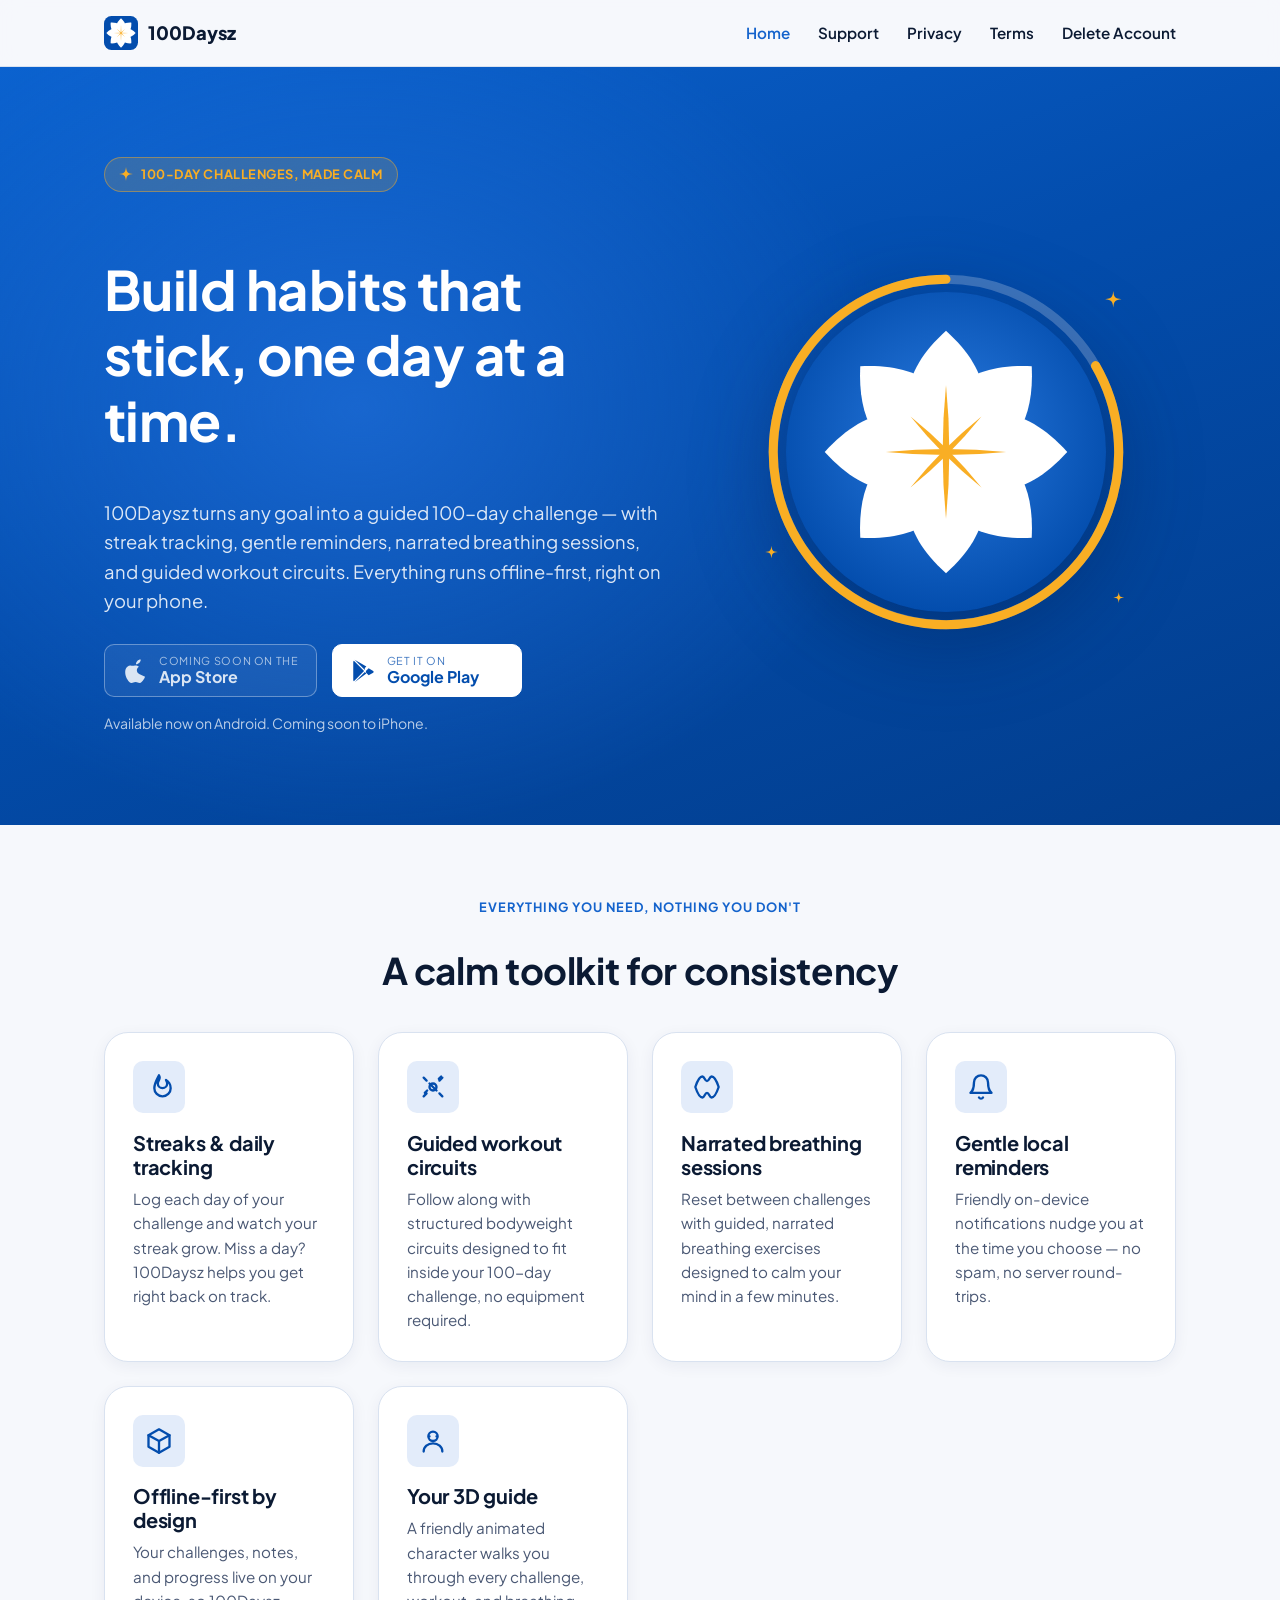
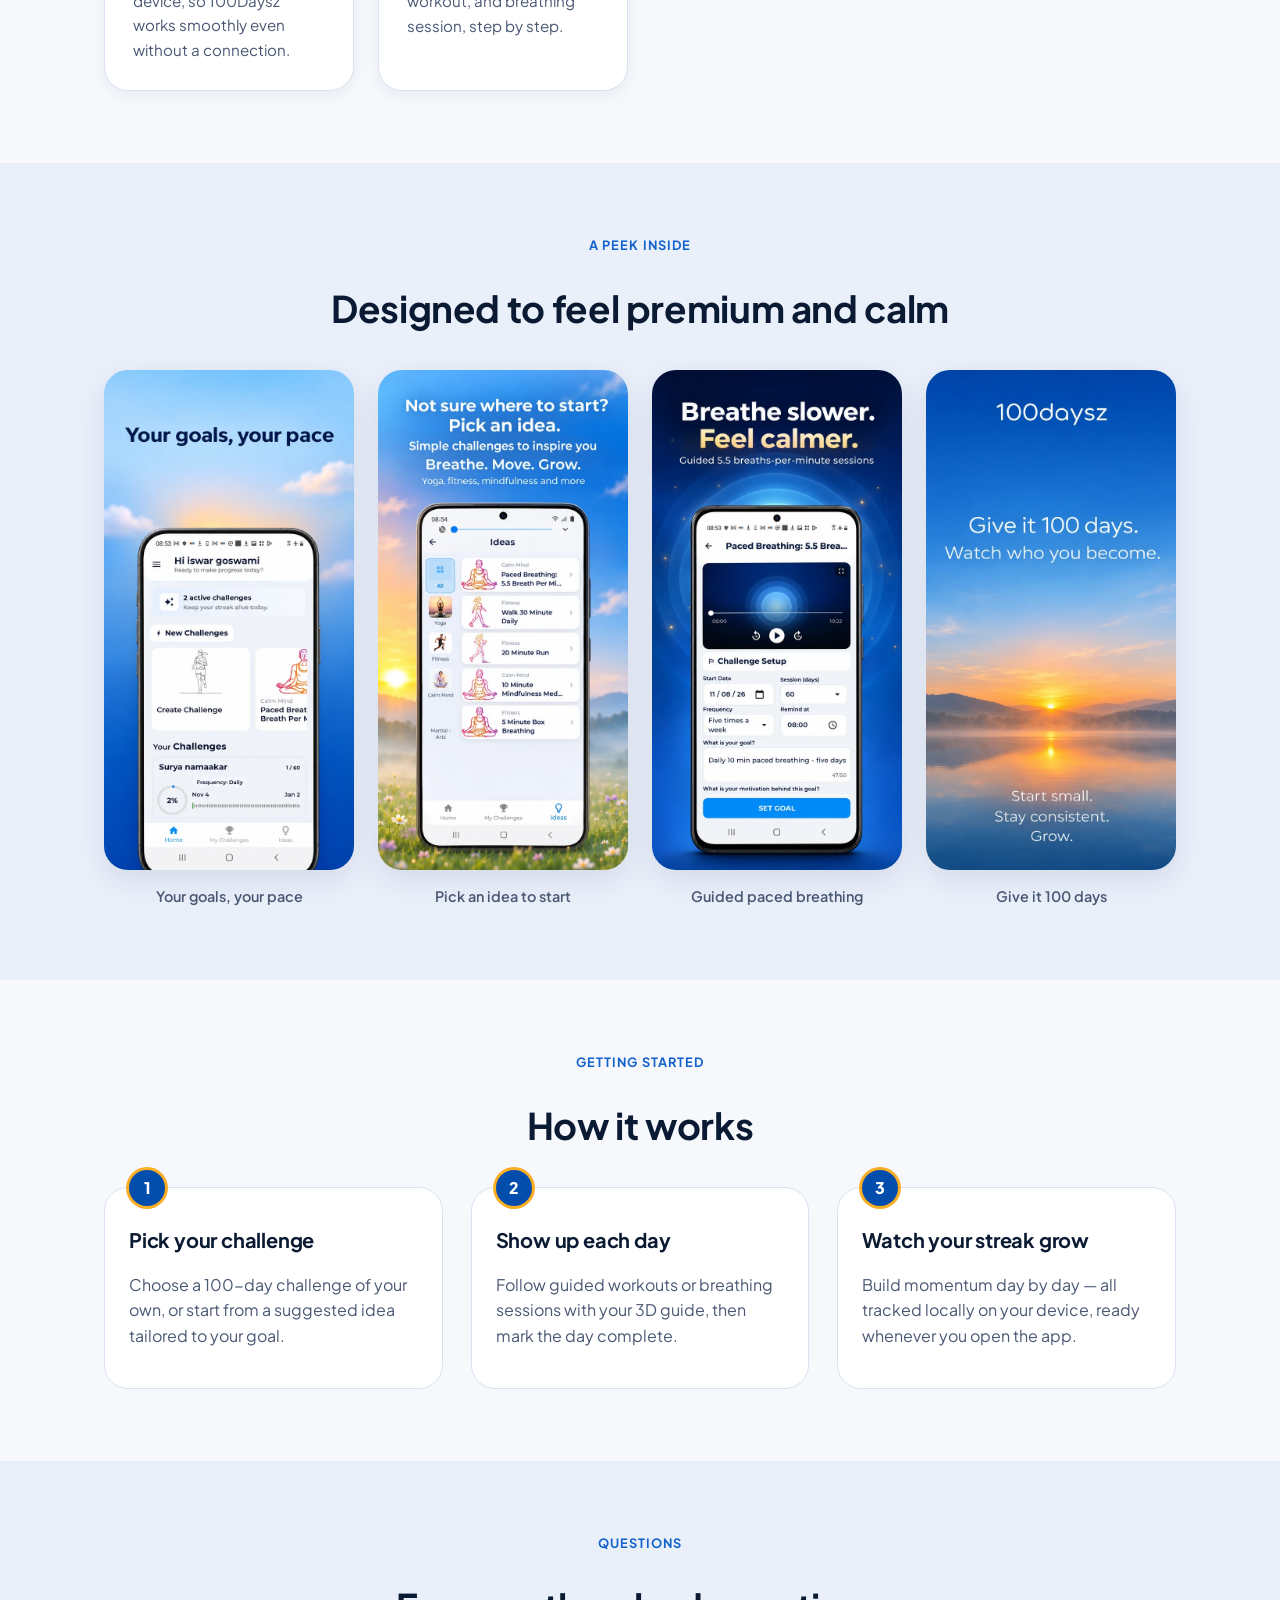
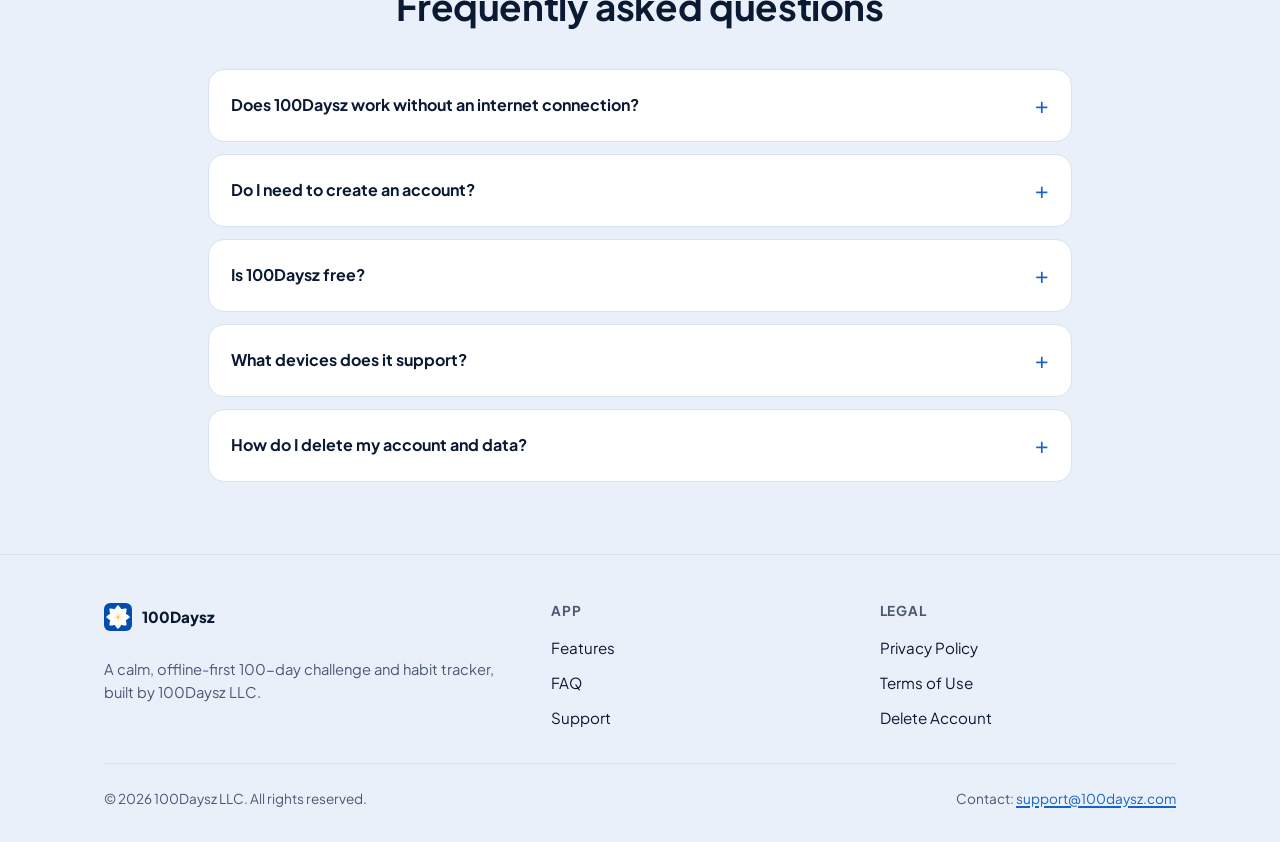
<file: index.html>
<!doctype html>
<html lang="en">
<head>
<meta charset="UTF-8" />
<meta name="viewport" content="width=device-width, initial-scale=1" />
<title>100Daysz — Build Habits That Stick, One Day at a Time</title>
<meta name="description" content="100Daysz is a calm, offline-first 100-day challenge and habit tracker for iPhone and Android — with guided workouts, narrated breathing sessions, streaks, and a friendly 3D guide." />
<link rel="canonical" href="https://100daysz.com/" />

<!-- Open Graph -->
<meta property="og:type" content="website" />
<meta property="og:title" content="100Daysz — Build Habits That Stick, One Day at a Time" />
<meta property="og:description" content="A calm, offline-first 100-day challenge and habit tracker with guided workouts, narrated breathing sessions, and a friendly 3D guide." />
<meta property="og:url" content="https://100daysz.com/" />
<meta property="og:site_name" content="100Daysz" />
<meta property="og:image" content="https://100daysz.com/images/og-image.png" />
<meta property="og:image:width" content="1200" />
<meta property="og:image:height" content="630" />
<meta property="og:image:alt" content="100Daysz — Build habits that stick, 100 days at a time" />
<meta name="twitter:card" content="summary_large_image" />
<meta name="twitter:image" content="https://100daysz.com/images/og-image.png" />
<meta name="twitter:title" content="100Daysz — Build Habits That Stick, One Day at a Time" />
<meta name="twitter:description" content="A calm, offline-first 100-day challenge and habit tracker with guided workouts, narrated breathing sessions, and a friendly 3D guide." />

<link rel="icon" href="favicon.svg" type="image/svg+xml" />
<link rel="apple-touch-icon" href="images/apple-touch-icon.png" />
<meta name="theme-color" content="#034dad" />
<link rel="preconnect" href="https://fonts.googleapis.com" />
<link rel="preconnect" href="https://fonts.gstatic.com" crossorigin />
<link href="https://fonts.googleapis.com/css2?family=Plus+Jakarta+Sans:wght@400;500;600;700;800&amp;display=swap" rel="stylesheet" />
<link rel="stylesheet" href="styles.css" />
</head>
<body>
<a class="skip-link" href="#main">Skip to content</a>

<header class="site-header">
  <nav class="nav-bar container" aria-label="Primary">
    <a class="brand" href="index.html">
      <svg class="logo-mark" aria-hidden="true" viewBox="0 0 64 64"><rect width="64" height="64" rx="14" fill="#034dad"/><g transform="translate(32 32) scale(0.95)"><g fill="#ffffff"><path d="M0 0C13 -8 11 -19 0 -29C-11 -19 -13 -8 0 0Z" transform="rotate(0)"/><path d="M0 0C13 -8 11 -19 0 -29C-11 -19 -13 -8 0 0Z" transform="rotate(45)"/><path d="M0 0C13 -8 11 -19 0 -29C-11 -19 -13 -8 0 0Z" transform="rotate(90)"/><path d="M0 0C13 -8 11 -19 0 -29C-11 -19 -13 -8 0 0Z" transform="rotate(135)"/><path d="M0 0C13 -8 11 -19 0 -29C-11 -19 -13 -8 0 0Z" transform="rotate(180)"/><path d="M0 0C13 -8 11 -19 0 -29C-11 -19 -13 -8 0 0Z" transform="rotate(225)"/><path d="M0 0C13 -8 11 -19 0 -29C-11 -19 -13 -8 0 0Z" transform="rotate(270)"/><path d="M0 0C13 -8 11 -19 0 -29C-11 -19 -13 -8 0 0Z" transform="rotate(315)"/></g><g fill="#f9ae24"><path d="M0 -16Q1.6 0 0 16Q-1.6 0 0 -16Z"/><path d="M0 -16Q1.6 0 0 16Q-1.6 0 0 -16Z" transform="rotate(90) scale(0.9)"/><path d="M0 -12Q1.3 0 0 12Q-1.3 0 0 -12Z" transform="rotate(45)"/><path d="M0 -12Q1.3 0 0 12Q-1.3 0 0 -12Z" transform="rotate(-45)"/></g></g></svg>
      100Daysz
    </a>
    <button class="nav-toggle" aria-expanded="false" aria-controls="nav-links" id="navToggle" aria-label="Toggle navigation menu">
      <svg width="20" height="20" viewBox="0 0 24 24" fill="none" stroke="currentColor" stroke-width="2" stroke-linecap="round"><line x1="3" y1="6" x2="21" y2="6"/><line x1="3" y1="12" x2="21" y2="12"/><line x1="3" y1="18" x2="21" y2="18"/></svg>
    </button>
    <ul class="nav-links" id="nav-links">
      <li><a href="index.html" aria-current="page">Home</a></li>
      <li><a href="support.html">Support</a></li>
      <li><a href="privacy.html">Privacy</a></li>
      <li><a href="terms.html">Terms</a></li>
      <li><a href="delete-account.html">Delete Account</a></li>
    </ul>
  </nav>
</header>

<main id="main">

  <section class="hero">
    <div class="container hero-grid">
      <div>
        <span class="hero-eyebrow"><svg viewBox="-10 -10 20 20" fill="currentColor" aria-hidden="true"><path d="M0 -10C1 -2 2 -1 10 0C2 1 1 2 0 10C-1 2 -2 1 -10 0C-2 -1 -1 -2 0 -10Z"/></svg>100-day challenges, made calm</span>
        <h1>Build habits that stick, one day at a time.</h1>
        <p class="hero-lede">100Daysz turns any goal into a guided 100-day challenge — with streak tracking, gentle reminders, narrated breathing sessions, and guided workout circuits. Everything runs offline-first, right on your phone.</p>

        <div class="store-badges">
          <!-- Official Apple "Download on the App Store" badge:
               https://developer.apple.com/app-store/marketing/guidelines/#section-badges
               Replace this placeholder with the official SVG/PNG badge once the app is live. -->
          <span class="store-badge" aria-disabled="true" role="img" aria-label="Coming soon to the App Store">
            <svg viewBox="0 0 24 24" fill="currentColor" aria-hidden="true"><path d="M16.365 1.43c0 1.14-.468 2.11-1.237 2.87-.84.83-2.08 1.47-3.12 1.39-.14-1.1.46-2.25 1.21-2.98.84-.84 2.26-1.47 3.14-1.28ZM20.4 17.24c-.5 1.16-.74 1.68-1.39 2.7-.9 1.42-2.17 3.2-3.74 3.21-1.4.02-1.76-.92-3.66-.91-1.9.01-2.3.93-3.7.91-1.57-.02-2.77-1.62-3.67-3.03-2.52-3.9-2.78-8.47-1.23-10.9.46-.73 1.84-2.3 3.76-2.3.93 0 1.62.33 2.38.33.74 0 1.33-.37 2.42-.37.98 0 2.3.46 3.14 1.26-2.86 1.57-2.4 5.66.69 6.9Z"/></svg>
            <span class="badge-text"><span class="small">Coming soon on the</span><span class="big">App Store</span></span>
          </span>
          <!-- Official Google Play "Get it on Google Play" badge:
               https://play.google.com/intl/en_us/badges/
               The app is live on Google Play; this link goes to the listing.
               Optionally swap this styled badge for the official badge artwork. -->
          <a class="store-badge is-live" href="https://play.google.com/store/apps/details?id=com.hundreddaysz.challenge" target="_blank" rel="noopener" aria-label="Get 100Daysz on Google Play">
            <svg viewBox="0 0 24 24" fill="currentColor" aria-hidden="true"><path d="M3.6 2.6c-.4.2-.6.6-.6 1.1v16.6c0 .5.2.9.6 1.1l9.4-9.4-9.4-9.4Zm11.1 9.4 2.5-2.5 4.2 2.4c.6.4.6 1.2 0 1.6l-4.2 2.4-2.5-2.5Zm-1-1L4.3 1.6l10.8 6.3-1.4 1.4Zm0 2 1.4 1.4L4.3 22.4l9.4-9.4Z"/></svg>
            <span class="badge-text"><span class="small">Get it on</span><span class="big">Google Play</span></span>
          </a>
        </div>
        <p class="note" style="margin-top:0.9rem;">Available now on Android. Coming soon to iPhone.</p>
      </div>

      <div class="hero-visual">
        <svg class="hero-mark" viewBox="0 0 440 440" role="img" aria-label="100Daysz flower logo inside a progress ring">
          <defs>
            <radialGradient id="heroGlow" cx="50%" cy="45%" r="55%">
              <stop offset="0" stop-color="#2a7be0"/>
              <stop offset="1" stop-color="#034dad"/>
            </radialGradient>
          </defs>
          <circle cx="220" cy="220" r="176" fill="url(#heroGlow)"/>
          <circle cx="220" cy="220" r="190" fill="none" stroke="rgba(255,255,255,0.22)" stroke-width="10"/>
          <path d="M220 30A190 190 0 1 0 384.5 125" fill="none" stroke="#f9ae24" stroke-width="10" stroke-linecap="round"/>
          <g transform="translate(220 220) scale(4.6) translate(-32 -32)"><g transform="translate(32 32)"><g fill="#ffffff"><path d="M0 0C13 -8 11 -19 0 -29C-11 -19 -13 -8 0 0Z" transform="rotate(0)"/><path d="M0 0C13 -8 11 -19 0 -29C-11 -19 -13 -8 0 0Z" transform="rotate(45)"/><path d="M0 0C13 -8 11 -19 0 -29C-11 -19 -13 -8 0 0Z" transform="rotate(90)"/><path d="M0 0C13 -8 11 -19 0 -29C-11 -19 -13 -8 0 0Z" transform="rotate(135)"/><path d="M0 0C13 -8 11 -19 0 -29C-11 -19 -13 -8 0 0Z" transform="rotate(180)"/><path d="M0 0C13 -8 11 -19 0 -29C-11 -19 -13 -8 0 0Z" transform="rotate(225)"/><path d="M0 0C13 -8 11 -19 0 -29C-11 -19 -13 -8 0 0Z" transform="rotate(270)"/><path d="M0 0C13 -8 11 -19 0 -29C-11 -19 -13 -8 0 0Z" transform="rotate(315)"/></g><g fill="#f9ae24"><path d="M0 -16Q1.6 0 0 16Q-1.6 0 0 -16Z"/><path d="M0 -16Q1.6 0 0 16Q-1.6 0 0 -16Z" transform="rotate(90) scale(0.9)"/><path d="M0 -12Q1.3 0 0 12Q-1.3 0 0 -12Z" transform="rotate(45)"/><path d="M0 -12Q1.3 0 0 12Q-1.3 0 0 -12Z" transform="rotate(-45)"/></g></g></g>
          <g fill="#f9ae24">
            <path d="M0 -10C1 -2 2 -1 10 0C2 1 1 2 0 10C-1 2 -2 1 -10 0C-2 -1 -1 -2 0 -10Z" transform="translate(404 52) scale(0.9)"/>
            <path d="M0 -10C1 -2 2 -1 10 0C2 1 1 2 0 10C-1 2 -2 1 -10 0C-2 -1 -1 -2 0 -10Z" transform="translate(28 330) scale(0.7)"/>
            <path d="M0 -10C1 -2 2 -1 10 0C2 1 1 2 0 10C-1 2 -2 1 -10 0C-2 -1 -1 -2 0 -10Z" transform="translate(410 380) scale(0.6)"/>
          </g>
        </svg>
      </div>
    </div>
  </section>

  <section id="features" aria-labelledby="features-heading">
    <div class="container">
      <div class="section-head center">
        <span class="eyebrow">Everything you need, nothing you don't</span>
        <h2 id="features-heading">A calm toolkit for consistency</h2>
      </div>
      <div class="feature-grid">
        <div class="feature-card">
          <div class="icon-wrap">
            <svg viewBox="0 0 24 24" fill="none" stroke="currentColor" stroke-width="2" stroke-linecap="round" stroke-linejoin="round"><path d="M12 2c2 3-1 4-1 7a4 4 0 0 0 8 0c0-1-.3-2-1-3 2 1 4 4 4 7a7 7 0 1 1-14 0c0-4 2-7 4-11Z"/></svg>
          </div>
          <h3>Streaks &amp; daily tracking</h3>
          <p>Log each day of your challenge and watch your streak grow. Miss a day? 100Daysz helps you get right back on track.</p>
        </div>
        <div class="feature-card">
          <div class="icon-wrap">
            <svg viewBox="0 0 24 24" fill="none" stroke="currentColor" stroke-width="2" stroke-linecap="round" stroke-linejoin="round"><path d="M6.5 6.5 4 4m16 16-2.5-2.5M4 20l2.5-2.5M20 4l-2.5 2.5M9 9l6 6M7 15l-2 2m14-14-2 2"/><circle cx="12" cy="12" r="3"/></svg>
          </div>
          <h3>Guided workout circuits</h3>
          <p>Follow along with structured bodyweight circuits designed to fit inside your 100-day challenge, no equipment required.</p>
        </div>
        <div class="feature-card">
          <div class="icon-wrap">
            <svg viewBox="0 0 24 24" fill="none" stroke="currentColor" stroke-width="2" stroke-linecap="round" stroke-linejoin="round"><path d="M2 12c2-6 4-9 6-9s2 4 4 4 2-4 4-4 4 3 6 9c-2 6-4 9-6 9s-2-4-4-4-2 4-4 4-4-3-6-9Z"/></svg>
          </div>
          <h3>Narrated breathing sessions</h3>
          <p>Reset between challenges with guided, narrated breathing exercises designed to calm your mind in a few minutes.</p>
        </div>
        <div class="feature-card">
          <div class="icon-wrap">
            <svg viewBox="0 0 24 24" fill="none" stroke="currentColor" stroke-width="2" stroke-linecap="round" stroke-linejoin="round"><path d="M18 8a6 6 0 0 0-12 0c0 7-3 9-3 9h18s-3-2-3-9Z"/><path d="M13.73 21a2 2 0 0 1-3.46 0"/></svg>
          </div>
          <h3>Gentle local reminders</h3>
          <p>Friendly on-device notifications nudge you at the time you choose — no spam, no server round-trips.</p>
        </div>
        <div class="feature-card">
          <div class="icon-wrap">
            <svg viewBox="0 0 24 24" fill="none" stroke="currentColor" stroke-width="2" stroke-linecap="round" stroke-linejoin="round"><path d="M12 2 3 7v10l9 5 9-5V7l-9-5Z"/><path d="M3 7l9 5 9-5M12 12v10"/></svg>
          </div>
          <h3>Offline-first by design</h3>
          <p>Your challenges, notes, and progress live on your device, so 100Daysz works smoothly even without a connection.</p>
        </div>
        <div class="feature-card">
          <div class="icon-wrap">
            <svg viewBox="0 0 24 24" fill="none" stroke="currentColor" stroke-width="2" stroke-linecap="round" stroke-linejoin="round"><circle cx="12" cy="8" r="4"/><path d="M4 21c0-4 3.5-7 8-7s8 3 8 7"/><path d="M9 8h.01M15 8h.01"/></svg>
          </div>
          <h3>Your 3D guide</h3>
          <p>A friendly animated character walks you through every challenge, workout, and breathing session, step by step.</p>
        </div>
      </div>
    </div>
  </section>

  <section id="screenshots" aria-labelledby="screenshots-heading" style="background:var(--color-bg-alt);">
    <div class="container">
      <div class="section-head center">
        <span class="eyebrow">A peek inside</span>
        <h2 id="screenshots-heading">Designed to feel premium and calm</h2>
      </div>
      <div class="screenshot-row" role="list">
        <figure class="screenshot-card" role="listitem">
          <img src="images/screenshots/home.webp" width="640" height="1280" loading="lazy" decoding="async" alt="Home screen showing active challenges, new challenge ideas, and a challenge progress tracker" />
          <figcaption>Your goals, your pace</figcaption>
        </figure>
        <figure class="screenshot-card" role="listitem">
          <img src="images/screenshots/ideas.webp" width="640" height="1280" loading="lazy" decoding="async" alt="Ideas screen listing ready-made challenges across yoga, fitness, calm mind and martial arts" />
          <figcaption>Pick an idea to start</figcaption>
        </figure>
        <figure class="screenshot-card" role="listitem">
          <img src="images/screenshots/paced-breathing.webp" width="640" height="1280" loading="lazy" decoding="async" alt="Paced breathing challenge setup with a guided 5.5 breaths-per-minute session player" />
          <figcaption>Guided paced breathing</figcaption>
        </figure>
        <figure class="screenshot-card" role="listitem">
          <img src="images/screenshots/give-it-100-days.webp" width="640" height="1280" loading="lazy" decoding="async" alt="100Daysz splash screen: Give it 100 days. Watch who you become." />
          <figcaption>Give it 100 days</figcaption>
        </figure>
      </div>
    </div>
  </section>

  <section id="how-it-works" aria-labelledby="how-heading">
    <div class="container">
      <div class="section-head center">
        <span class="eyebrow">Getting started</span>
        <h2 id="how-heading">How it works</h2>
      </div>
      <ol class="steps-list">
        <li>
          <h3>Pick your challenge</h3>
          <p>Choose a 100-day challenge of your own, or start from a suggested idea tailored to your goal.</p>
        </li>
        <li>
          <h3>Show up each day</h3>
          <p>Follow guided workouts or breathing sessions with your 3D guide, then mark the day complete.</p>
        </li>
        <li>
          <h3>Watch your streak grow</h3>
          <p>Build momentum day by day — all tracked locally on your device, ready whenever you open the app.</p>
        </li>
      </ol>
    </div>
  </section>

  <section id="faq" aria-labelledby="faq-heading" style="background:var(--color-bg-alt);">
    <div class="container">
      <div class="section-head center">
        <span class="eyebrow">Questions</span>
        <h2 id="faq-heading">Frequently asked questions</h2>
      </div>
      <div class="faq-list" style="margin-inline:auto;">
        <details class="faq-item">
          <summary>Does 100Daysz work without an internet connection?</summary>
          <p class="faq-answer">Yes. Your challenges, streaks, and notes are stored offline-first on your device, so you can log progress anywhere.</p>
        </details>
        <details class="faq-item">
          <summary>Do I need to create an account?</summary>
          <p class="faq-answer">An account is required to use 100Daysz. It lets us securely manage your subscription and keep your basic profile information. See our <a href="privacy.html">Privacy Policy</a> for exactly what we collect.</p>
        </details>
        <details class="faq-item">
          <summary>Is 100Daysz free?</summary>
          <p class="faq-answer">100Daysz is ad-free. Certain premium features are available as an in-app purchase or subscription, managed through the App Store or Google Play.</p>
        </details>
        <details class="faq-item">
          <summary>What devices does it support?</summary>
          <p class="faq-answer">100Daysz is built with Flutter for iPhone (App Store) and Android (Google Play). The Android app is <a href="https://play.google.com/store/apps/details?id=com.hundreddaysz.challenge" target="_blank" rel="noopener">available now on Google Play</a>, and the iPhone app is coming soon to the App Store.</p>
        </details>
        <details class="faq-item">
          <summary>How do I delete my account and data?</summary>
          <p class="faq-answer">You can delete your account directly in the app, or email us. Full instructions are on our <a href="delete-account.html">Account &amp; Data Deletion</a> page.</p>
        </details>
      </div>
    </div>
  </section>

</main>

<footer class="site-footer">
  <div class="container">
    <div class="footer-grid">
      <div>
        <a class="footer-brand" href="index.html">
          <svg class="logo-mark" width="28" height="28" aria-hidden="true" viewBox="0 0 64 64"><rect width="64" height="64" rx="14" fill="#034dad"/><g transform="translate(32 32) scale(0.95)"><g fill="#ffffff"><path d="M0 0C13 -8 11 -19 0 -29C-11 -19 -13 -8 0 0Z" transform="rotate(0)"/><path d="M0 0C13 -8 11 -19 0 -29C-11 -19 -13 -8 0 0Z" transform="rotate(45)"/><path d="M0 0C13 -8 11 -19 0 -29C-11 -19 -13 -8 0 0Z" transform="rotate(90)"/><path d="M0 0C13 -8 11 -19 0 -29C-11 -19 -13 -8 0 0Z" transform="rotate(135)"/><path d="M0 0C13 -8 11 -19 0 -29C-11 -19 -13 -8 0 0Z" transform="rotate(180)"/><path d="M0 0C13 -8 11 -19 0 -29C-11 -19 -13 -8 0 0Z" transform="rotate(225)"/><path d="M0 0C13 -8 11 -19 0 -29C-11 -19 -13 -8 0 0Z" transform="rotate(270)"/><path d="M0 0C13 -8 11 -19 0 -29C-11 -19 -13 -8 0 0Z" transform="rotate(315)"/></g><g fill="#f9ae24"><path d="M0 -16Q1.6 0 0 16Q-1.6 0 0 -16Z"/><path d="M0 -16Q1.6 0 0 16Q-1.6 0 0 -16Z" transform="rotate(90) scale(0.9)"/><path d="M0 -12Q1.3 0 0 12Q-1.3 0 0 -12Z" transform="rotate(45)"/><path d="M0 -12Q1.3 0 0 12Q-1.3 0 0 -12Z" transform="rotate(-45)"/></g></g></svg>
          100Daysz
        </a>
        <p class="footer-tagline">A calm, offline-first 100-day challenge and habit tracker, built by 100Daysz LLC.</p>
      </div>
      <div>
        <h4>App</h4>
        <ul>
          <li><a href="index.html#features">Features</a></li>
          <li><a href="index.html#faq">FAQ</a></li>
          <li><a href="support.html">Support</a></li>
        </ul>
      </div>
      <div>
        <h4>Legal</h4>
        <ul>
          <li><a href="privacy.html">Privacy Policy</a></li>
          <li><a href="terms.html">Terms of Use</a></li>
          <li><a href="delete-account.html">Delete Account</a></li>
        </ul>
      </div>
    </div>
    <div class="footer-bottom">
      <span>&copy; 2026 100Daysz LLC. All rights reserved.</span>
      <span>Contact: <a href="mailto:support@100daysz.com">support@100daysz.com</a></span>
    </div>
  </div>
</footer>

<script src="nav.js"></script>
</body>
</html>
</file>
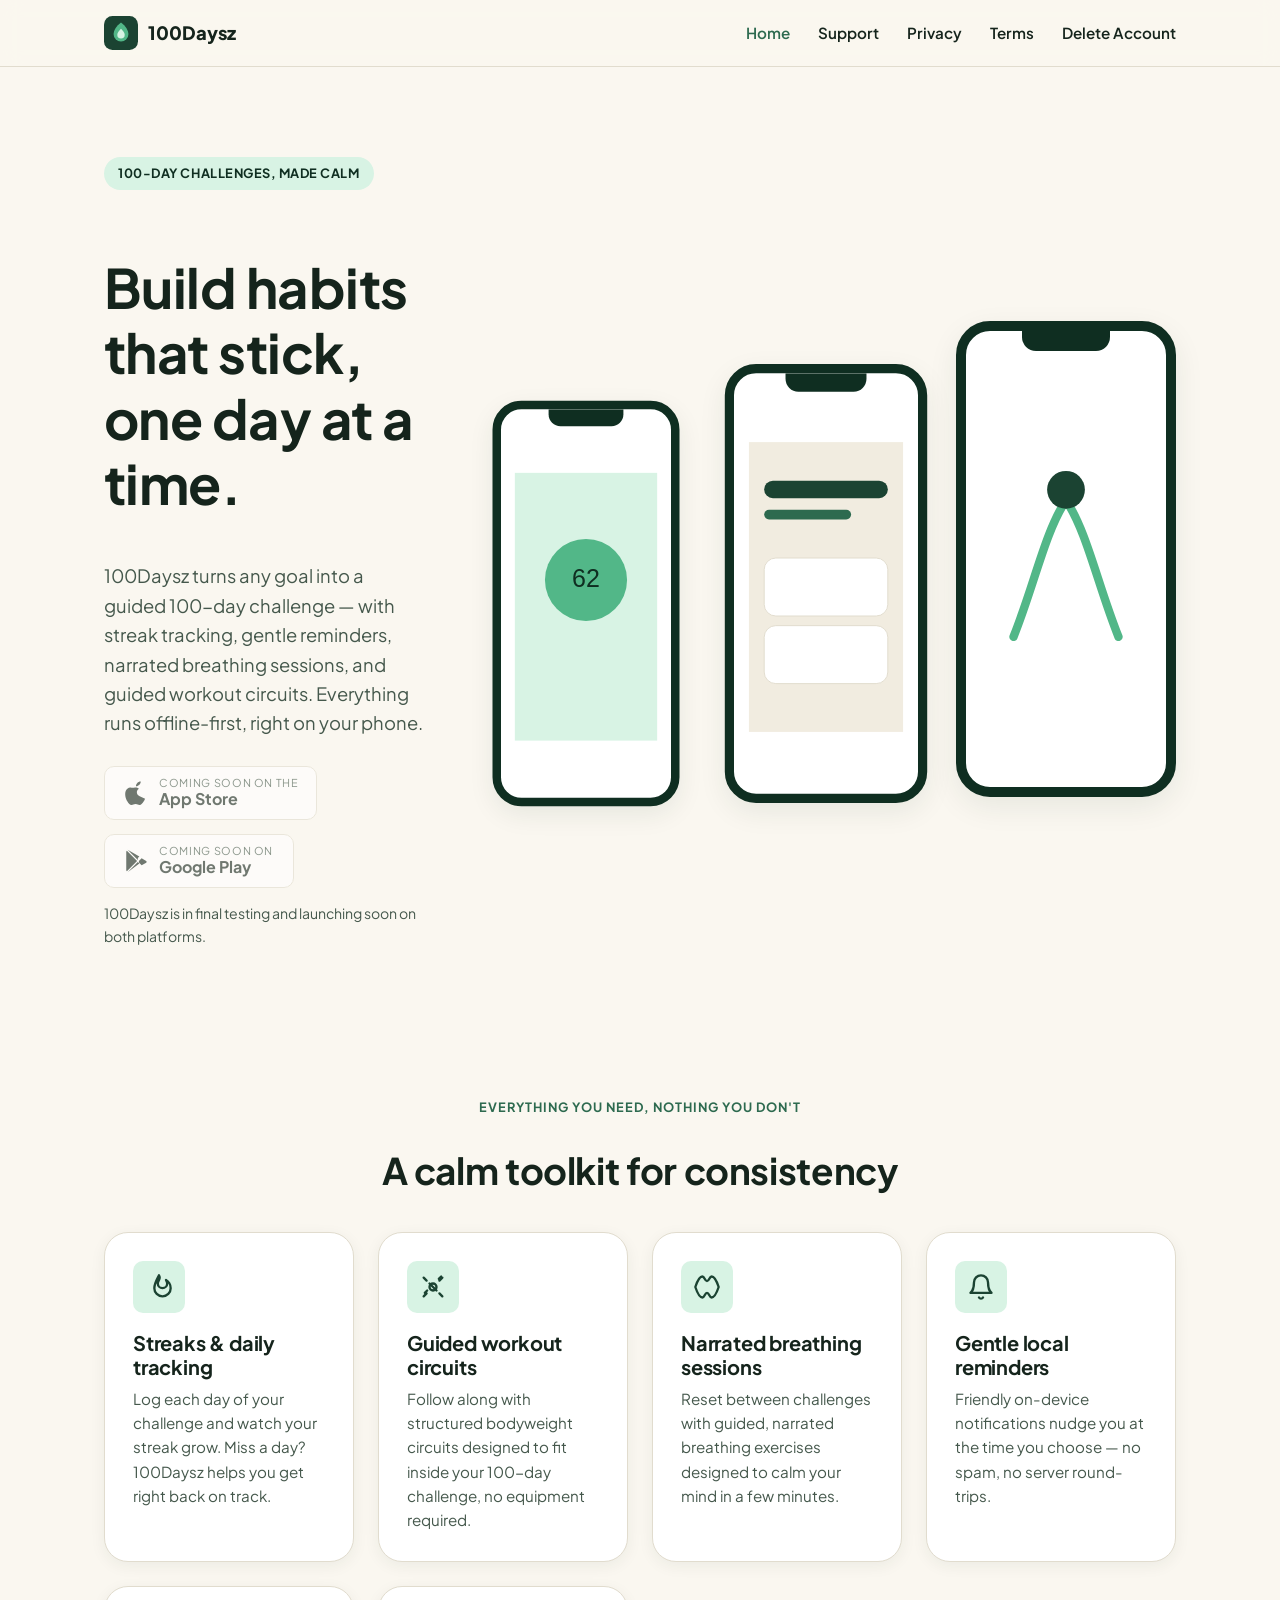
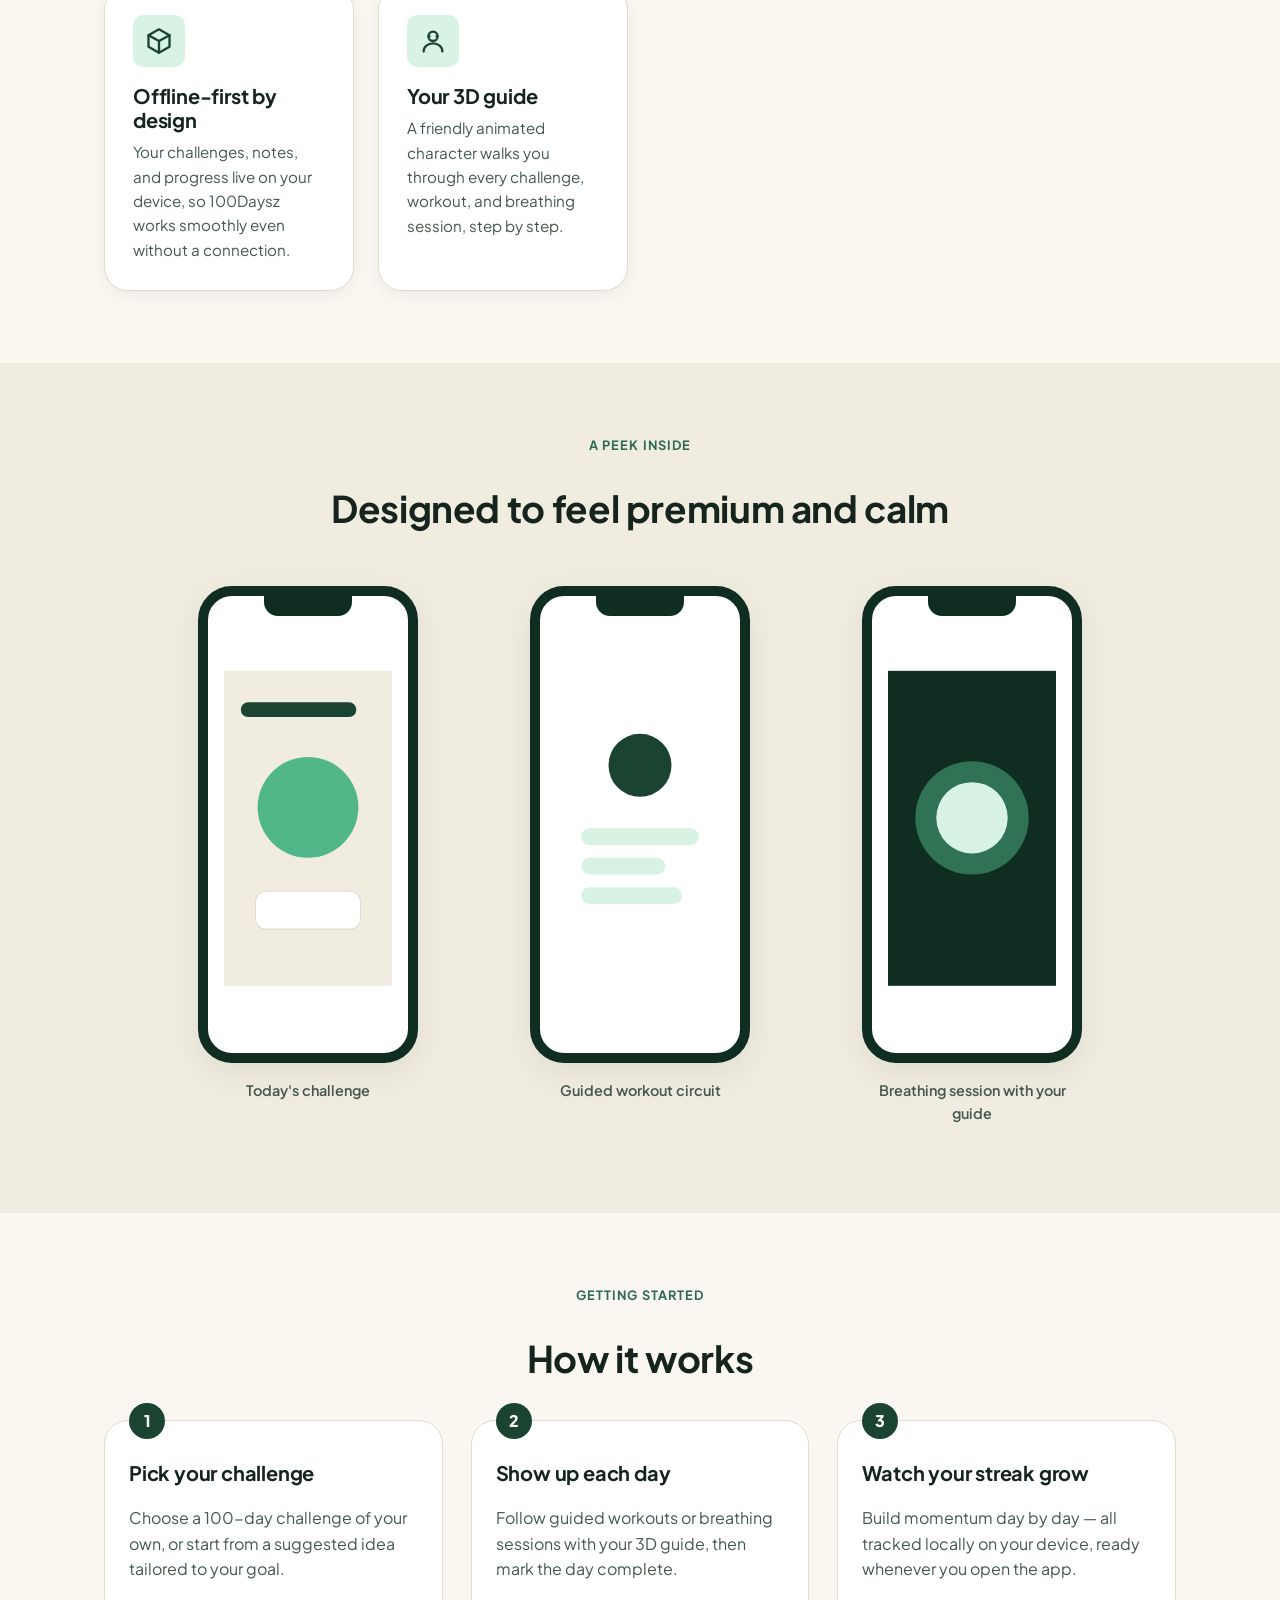
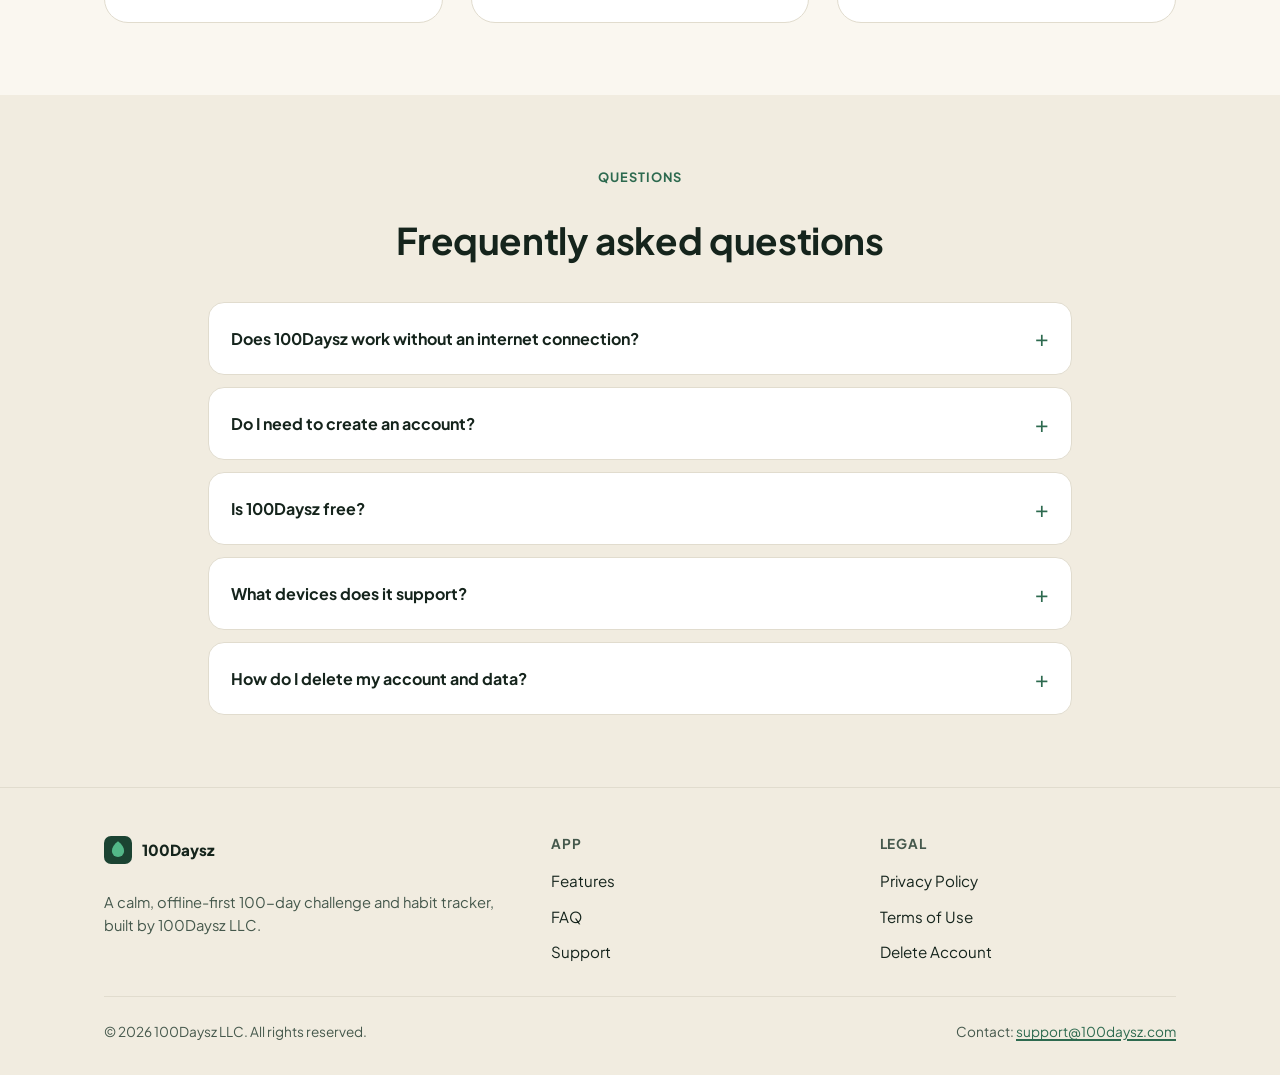
<file: site/index.html>
<!doctype html>
<html lang="en">
<head>
<meta charset="UTF-8" />
<meta name="viewport" content="width=device-width, initial-scale=1" />
<title>100Daysz — Build Habits That Stick, One Day at a Time</title>
<meta name="description" content="100Daysz is a calm, offline-first 100-day challenge and habit tracker for iPhone and Android — with guided workouts, narrated breathing sessions, streaks, and a friendly 3D guide." />
<link rel="canonical" href="https://100daysz.com/" />

<!-- Open Graph -->
<meta property="og:type" content="website" />
<meta property="og:title" content="100Daysz — Build Habits That Stick, One Day at a Time" />
<meta property="og:description" content="A calm, offline-first 100-day challenge and habit tracker with guided workouts, narrated breathing sessions, and a friendly 3D guide." />
<meta property="og:url" content="https://100daysz.com/" />
<meta property="og:site_name" content="100Daysz" />
<!-- TODO: add og:image pointing to a 1200x630 social preview image once designed, e.g. https://100daysz.com/og-image.png -->
<meta name="twitter:card" content="summary_large_image" />
<meta name="twitter:title" content="100Daysz — Build Habits That Stick, One Day at a Time" />
<meta name="twitter:description" content="A calm, offline-first 100-day challenge and habit tracker with guided workouts, narrated breathing sessions, and a friendly 3D guide." />

<link rel="icon" href="favicon.svg" type="image/svg+xml" />
<link rel="preconnect" href="https://fonts.googleapis.com" />
<link rel="preconnect" href="https://fonts.gstatic.com" crossorigin />
<link href="https://fonts.googleapis.com/css2?family=Plus+Jakarta+Sans:wght@400;500;600;700;800&amp;display=swap" rel="stylesheet" />
<link rel="stylesheet" href="styles.css" />
</head>
<body>
<a class="skip-link" href="#main">Skip to content</a>

<header class="site-header">
  <nav class="nav-bar container" aria-label="Primary">
    <a class="brand" href="index.html">
      <svg class="logo-mark" viewBox="0 0 64 64" role="img" aria-label="">
        <rect width="64" height="64" rx="16" fill="#1b4332"/>
        <path d="M32 12c9 7 14 14.5 14 22a14 14 0 1 1-28 0c0-7.5 5-15 14-22Z" fill="#52b788"/>
        <path d="M32 24c4.5 4.2 7 8 7 11.5A7 7 0 1 1 25 35.5c0-3.5 2.5-7.3 7-11.5Z" fill="#d8f3e4"/>
      </svg>
      100Daysz
    </a>
    <button class="nav-toggle" aria-expanded="false" aria-controls="nav-links" id="navToggle" aria-label="Toggle navigation menu">
      <svg width="20" height="20" viewBox="0 0 24 24" fill="none" stroke="currentColor" stroke-width="2" stroke-linecap="round"><line x1="3" y1="6" x2="21" y2="6"/><line x1="3" y1="12" x2="21" y2="12"/><line x1="3" y1="18" x2="21" y2="18"/></svg>
    </button>
    <ul class="nav-links" id="nav-links">
      <li><a href="index.html" aria-current="page">Home</a></li>
      <li><a href="support.html">Support</a></li>
      <li><a href="privacy.html">Privacy</a></li>
      <li><a href="terms.html">Terms</a></li>
      <li><a href="delete-account.html">Delete Account</a></li>
    </ul>
  </nav>
</header>

<main id="main">

  <section class="hero">
    <div class="container hero-grid">
      <div>
        <span class="hero-eyebrow">100-day challenges, made calm</span>
        <h1>Build habits that stick, one day at a time.</h1>
        <p class="hero-lede">100Daysz turns any goal into a guided 100-day challenge — with streak tracking, gentle reminders, narrated breathing sessions, and guided workout circuits. Everything runs offline-first, right on your phone.</p>

        <div class="store-badges">
          <!-- Official Apple "Download on the App Store" badge:
               https://developer.apple.com/app-store/marketing/guidelines/#section-badges
               Replace this placeholder with the official SVG/PNG badge once the app is live. -->
          <span class="store-badge" aria-disabled="true" role="img" aria-label="Coming soon to the App Store">
            <svg viewBox="0 0 24 24" fill="currentColor" aria-hidden="true"><path d="M16.365 1.43c0 1.14-.468 2.11-1.237 2.87-.84.83-2.08 1.47-3.12 1.39-.14-1.1.46-2.25 1.21-2.98.84-.84 2.26-1.47 3.14-1.28ZM20.4 17.24c-.5 1.16-.74 1.68-1.39 2.7-.9 1.42-2.17 3.2-3.74 3.21-1.4.02-1.76-.92-3.66-.91-1.9.01-2.3.93-3.7.91-1.57-.02-2.77-1.62-3.67-3.03-2.52-3.9-2.78-8.47-1.23-10.9.46-.73 1.84-2.3 3.76-2.3.93 0 1.62.33 2.38.33.74 0 1.33-.37 2.42-.37.98 0 2.3.46 3.14 1.26-2.86 1.57-2.4 5.66.69 6.9Z"/></svg>
            <span class="badge-text"><span class="small">Coming soon on the</span><span class="big">App Store</span></span>
          </span>
          <!-- Official Google Play "Get it on Google Play" badge:
               https://play.google.com/intl/en_us/badges/
               Replace this placeholder with the official SVG/PNG badge once the app is live. -->
          <span class="store-badge" aria-disabled="true" role="img" aria-label="Coming soon to Google Play">
            <svg viewBox="0 0 24 24" fill="currentColor" aria-hidden="true"><path d="M3.6 2.6c-.4.2-.6.6-.6 1.1v16.6c0 .5.2.9.6 1.1l9.4-9.4-9.4-9.4Zm11.1 9.4 2.5-2.5 4.2 2.4c.6.4.6 1.2 0 1.6l-4.2 2.4-2.5-2.5Zm-1-1L4.3 1.6l10.8 6.3-1.4 1.4Zm0 2 1.4 1.4L4.3 22.4l9.4-9.4Z"/></svg>
            <span class="badge-text"><span class="small">Coming soon on</span><span class="big">Google Play</span></span>
          </span>
        </div>
        <p class="note" style="margin-top:0.9rem;">100Daysz is in final testing and launching soon on both platforms.</p>
      </div>

      <div class="hero-visual" aria-hidden="true">
        <div class="phone-frame is-tertiary">
          <div class="phone-screen">
            <svg viewBox="0 0 160 300" width="100%" height="100%">
              <rect width="160" height="300" fill="#d8f3e4"/>
              <circle cx="80" cy="120" r="46" fill="#52b788"/>
              <text x="80" y="128" font-family="sans-serif" font-size="28" fill="#0f2e21" text-anchor="middle">62</text>
            </svg>
          </div>
        </div>
        <div class="phone-frame is-secondary">
          <div class="phone-screen">
            <svg viewBox="0 0 160 300" width="100%" height="100%">
              <rect width="160" height="300" fill="#f1ece0"/>
              <rect x="16" y="40" width="128" height="18" rx="9" fill="#1b4332"/>
              <rect x="16" y="70" width="90" height="10" rx="5" fill="#2d6a4f"/>
              <rect x="16" y="120" width="128" height="60" rx="12" fill="#ffffff" stroke="#e1dcce"/>
              <rect x="16" y="190" width="128" height="60" rx="12" fill="#ffffff" stroke="#e1dcce"/>
            </svg>
          </div>
        </div>
        <div class="phone-frame">
          <div class="phone-screen">
            <svg viewBox="0 0 160 300" width="100%" height="100%">
              <rect width="160" height="300" fill="#ffffff"/>
              <path d="M30 220c20-50 30-100 50-130 20 30 30 80 50 130" fill="none" stroke="#52b788" stroke-width="8" stroke-linecap="round"/>
              <circle cx="80" cy="80" r="18" fill="#1b4332"/>
            </svg>
          </div>
        </div>
      </div>
    </div>
  </section>

  <section id="features" aria-labelledby="features-heading">
    <div class="container">
      <div class="section-head center">
        <span class="eyebrow">Everything you need, nothing you don't</span>
        <h2 id="features-heading">A calm toolkit for consistency</h2>
      </div>
      <div class="feature-grid">
        <div class="feature-card">
          <div class="icon-wrap">
            <svg viewBox="0 0 24 24" fill="none" stroke="currentColor" stroke-width="2" stroke-linecap="round" stroke-linejoin="round"><path d="M12 2c2 3-1 4-1 7a4 4 0 0 0 8 0c0-1-.3-2-1-3 2 1 4 4 4 7a7 7 0 1 1-14 0c0-4 2-7 4-11Z"/></svg>
          </div>
          <h3>Streaks &amp; daily tracking</h3>
          <p>Log each day of your challenge and watch your streak grow. Miss a day? 100Daysz helps you get right back on track.</p>
        </div>
        <div class="feature-card">
          <div class="icon-wrap">
            <svg viewBox="0 0 24 24" fill="none" stroke="currentColor" stroke-width="2" stroke-linecap="round" stroke-linejoin="round"><path d="M6.5 6.5 4 4m16 16-2.5-2.5M4 20l2.5-2.5M20 4l-2.5 2.5M9 9l6 6M7 15l-2 2m14-14-2 2"/><circle cx="12" cy="12" r="3"/></svg>
          </div>
          <h3>Guided workout circuits</h3>
          <p>Follow along with structured bodyweight circuits designed to fit inside your 100-day challenge, no equipment required.</p>
        </div>
        <div class="feature-card">
          <div class="icon-wrap">
            <svg viewBox="0 0 24 24" fill="none" stroke="currentColor" stroke-width="2" stroke-linecap="round" stroke-linejoin="round"><path d="M2 12c2-6 4-9 6-9s2 4 4 4 2-4 4-4 4 3 6 9c-2 6-4 9-6 9s-2-4-4-4-2 4-4 4-4-3-6-9Z"/></svg>
          </div>
          <h3>Narrated breathing sessions</h3>
          <p>Reset between challenges with guided, narrated breathing exercises designed to calm your mind in a few minutes.</p>
        </div>
        <div class="feature-card">
          <div class="icon-wrap">
            <svg viewBox="0 0 24 24" fill="none" stroke="currentColor" stroke-width="2" stroke-linecap="round" stroke-linejoin="round"><path d="M18 8a6 6 0 0 0-12 0c0 7-3 9-3 9h18s-3-2-3-9Z"/><path d="M13.73 21a2 2 0 0 1-3.46 0"/></svg>
          </div>
          <h3>Gentle local reminders</h3>
          <p>Friendly on-device notifications nudge you at the time you choose — no spam, no server round-trips.</p>
        </div>
        <div class="feature-card">
          <div class="icon-wrap">
            <svg viewBox="0 0 24 24" fill="none" stroke="currentColor" stroke-width="2" stroke-linecap="round" stroke-linejoin="round"><path d="M12 2 3 7v10l9 5 9-5V7l-9-5Z"/><path d="M3 7l9 5 9-5M12 12v10"/></svg>
          </div>
          <h3>Offline-first by design</h3>
          <p>Your challenges, notes, and progress live on your device, so 100Daysz works smoothly even without a connection.</p>
        </div>
        <div class="feature-card">
          <div class="icon-wrap">
            <svg viewBox="0 0 24 24" fill="none" stroke="currentColor" stroke-width="2" stroke-linecap="round" stroke-linejoin="round"><circle cx="12" cy="8" r="4"/><path d="M4 21c0-4 3.5-7 8-7s8 3 8 7"/><path d="M9 8h.01M15 8h.01"/></svg>
          </div>
          <h3>Your 3D guide</h3>
          <p>A friendly animated character walks you through every challenge, workout, and breathing session, step by step.</p>
        </div>
      </div>
    </div>
  </section>

  <section id="screenshots" aria-labelledby="screenshots-heading" style="background:var(--color-bg-alt);">
    <div class="container">
      <div class="section-head center">
        <span class="eyebrow">A peek inside</span>
        <h2 id="screenshots-heading">Designed to feel premium and calm</h2>
      </div>
      <!-- TODO: replace these inline SVG placeholders with real device screenshots (PNG/WebP) once available -->
      <div class="screenshot-row">
        <figure class="screenshot-card">
          <div class="phone-frame">
            <div class="phone-screen">
              <svg viewBox="0 0 160 300" width="100%" height="100%" role="img" aria-label="Screenshot placeholder: today's challenge screen">
                <rect width="160" height="300" fill="#f1ece0"/>
                <rect x="16" y="30" width="110" height="14" rx="7" fill="#1b4332"/>
                <circle cx="80" cy="130" r="48" fill="#52b788"/>
                <rect x="30" y="210" width="100" height="36" rx="10" fill="#ffffff" stroke="#e1dcce"/>
              </svg>
            </div>
          </div>
          <figcaption>Today's challenge</figcaption>
        </figure>
        <figure class="screenshot-card">
          <div class="phone-frame">
            <div class="phone-screen">
              <svg viewBox="0 0 160 300" width="100%" height="100%" role="img" aria-label="Screenshot placeholder: guided workout circuit">
                <rect width="160" height="300" fill="#ffffff"/>
                <circle cx="80" cy="90" r="30" fill="#1b4332"/>
                <rect x="24" y="150" width="112" height="16" rx="8" fill="#d8f3e4"/>
                <rect x="24" y="178" width="80" height="16" rx="8" fill="#d8f3e4"/>
                <rect x="24" y="206" width="96" height="16" rx="8" fill="#d8f3e4"/>
              </svg>
            </div>
          </div>
          <figcaption>Guided workout circuit</figcaption>
        </figure>
        <figure class="screenshot-card">
          <div class="phone-frame">
            <div class="phone-screen">
              <svg viewBox="0 0 160 300" width="100%" height="100%" role="img" aria-label="Screenshot placeholder: breathing session with 3D guide">
                <rect width="160" height="300" fill="#0f2e21"/>
                <circle cx="80" cy="140" r="54" fill="#52b788" opacity="0.5"/>
                <circle cx="80" cy="140" r="34" fill="#d8f3e4"/>
              </svg>
            </div>
          </div>
          <figcaption>Breathing session with your guide</figcaption>
        </figure>
      </div>
    </div>
  </section>

  <section id="how-it-works" aria-labelledby="how-heading">
    <div class="container">
      <div class="section-head center">
        <span class="eyebrow">Getting started</span>
        <h2 id="how-heading">How it works</h2>
      </div>
      <ol class="steps-list">
        <li>
          <h3>Pick your challenge</h3>
          <p>Choose a 100-day challenge of your own, or start from a suggested idea tailored to your goal.</p>
        </li>
        <li>
          <h3>Show up each day</h3>
          <p>Follow guided workouts or breathing sessions with your 3D guide, then mark the day complete.</p>
        </li>
        <li>
          <h3>Watch your streak grow</h3>
          <p>Build momentum day by day — all tracked locally on your device, ready whenever you open the app.</p>
        </li>
      </ol>
    </div>
  </section>

  <section id="faq" aria-labelledby="faq-heading" style="background:var(--color-bg-alt);">
    <div class="container">
      <div class="section-head center">
        <span class="eyebrow">Questions</span>
        <h2 id="faq-heading">Frequently asked questions</h2>
      </div>
      <div class="faq-list" style="margin-inline:auto;">
        <details class="faq-item">
          <summary>Does 100Daysz work without an internet connection?</summary>
          <p class="faq-answer">Yes. Your challenges, streaks, and notes are stored offline-first on your device, so you can log progress anywhere.</p>
        </details>
        <details class="faq-item">
          <summary>Do I need to create an account?</summary>
          <p class="faq-answer">An account is required to use 100Daysz. It lets us securely manage your subscription and keep your basic profile information. See our <a href="privacy.html">Privacy Policy</a> for exactly what we collect.</p>
        </details>
        <details class="faq-item">
          <summary>Is 100Daysz free?</summary>
          <p class="faq-answer">100Daysz is ad-free. Certain premium features are available as an in-app purchase or subscription, managed through the App Store or Google Play.</p>
        </details>
        <details class="faq-item">
          <summary>What devices does it support?</summary>
          <p class="faq-answer">100Daysz is built with Flutter for iPhone (App Store) and Android (Google Play). Both are launching soon — see the badges above.</p>
        </details>
        <details class="faq-item">
          <summary>How do I delete my account and data?</summary>
          <p class="faq-answer">You can delete your account directly in the app, or email us. Full instructions are on our <a href="delete-account.html">Account &amp; Data Deletion</a> page.</p>
        </details>
      </div>
    </div>
  </section>

</main>

<footer class="site-footer">
  <div class="container">
    <div class="footer-grid">
      <div>
        <a class="footer-brand" href="index.html">
          <svg class="logo-mark" width="28" height="28" viewBox="0 0 64 64" aria-hidden="true"><rect width="64" height="64" rx="16" fill="#1b4332"/><path d="M32 12c9 7 14 14.5 14 22a14 14 0 1 1-28 0c0-7.5 5-15 14-22Z" fill="#52b788"/></svg>
          100Daysz
        </a>
        <p class="footer-tagline">A calm, offline-first 100-day challenge and habit tracker, built by 100Daysz LLC.</p>
      </div>
      <div>
        <h4>App</h4>
        <ul>
          <li><a href="index.html#features">Features</a></li>
          <li><a href="index.html#faq">FAQ</a></li>
          <li><a href="support.html">Support</a></li>
        </ul>
      </div>
      <div>
        <h4>Legal</h4>
        <ul>
          <li><a href="privacy.html">Privacy Policy</a></li>
          <li><a href="terms.html">Terms of Use</a></li>
          <li><a href="delete-account.html">Delete Account</a></li>
        </ul>
      </div>
    </div>
    <div class="footer-bottom">
      <span>&copy; 2026 100Daysz LLC. All rights reserved.</span>
      <span>Contact: <a href="mailto:support@100daysz.com">support@100daysz.com</a></span>
    </div>
  </div>
</footer>

<script src="nav.js"></script>
</body>
</html>
</file>
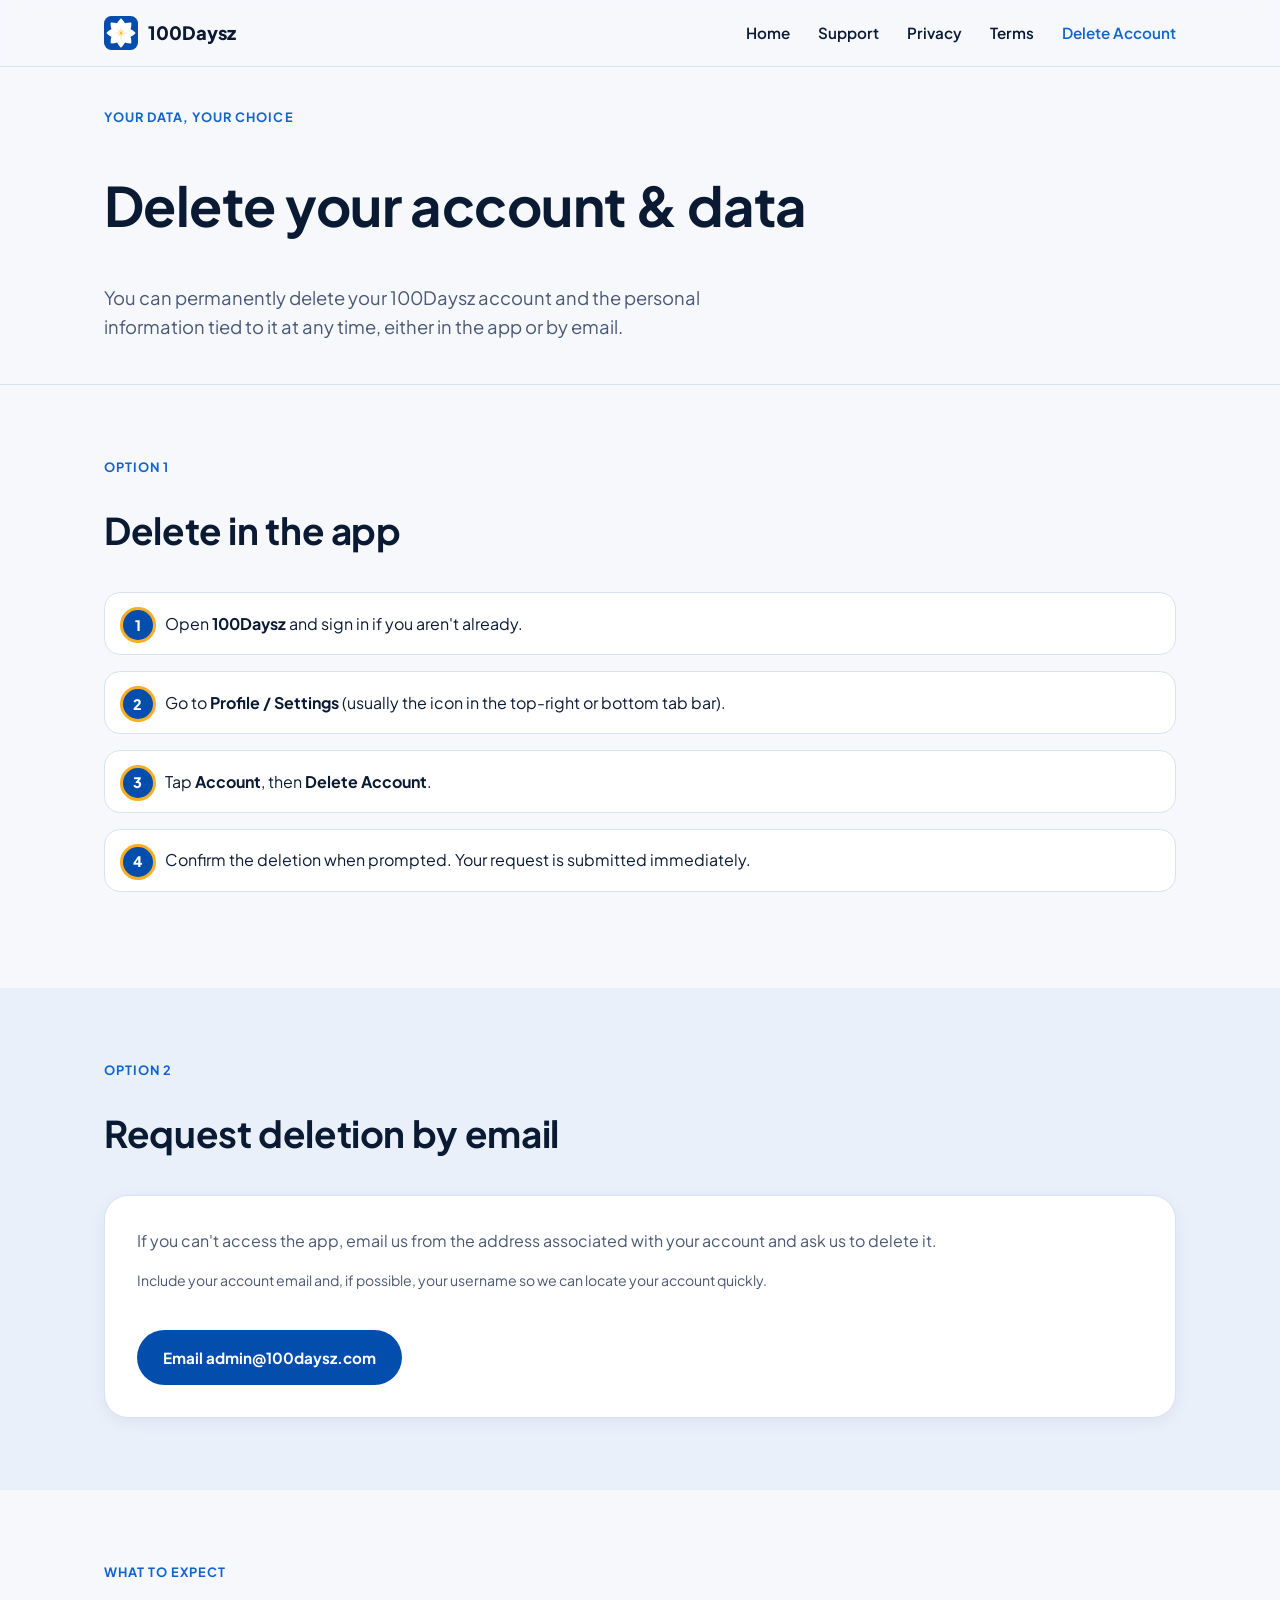
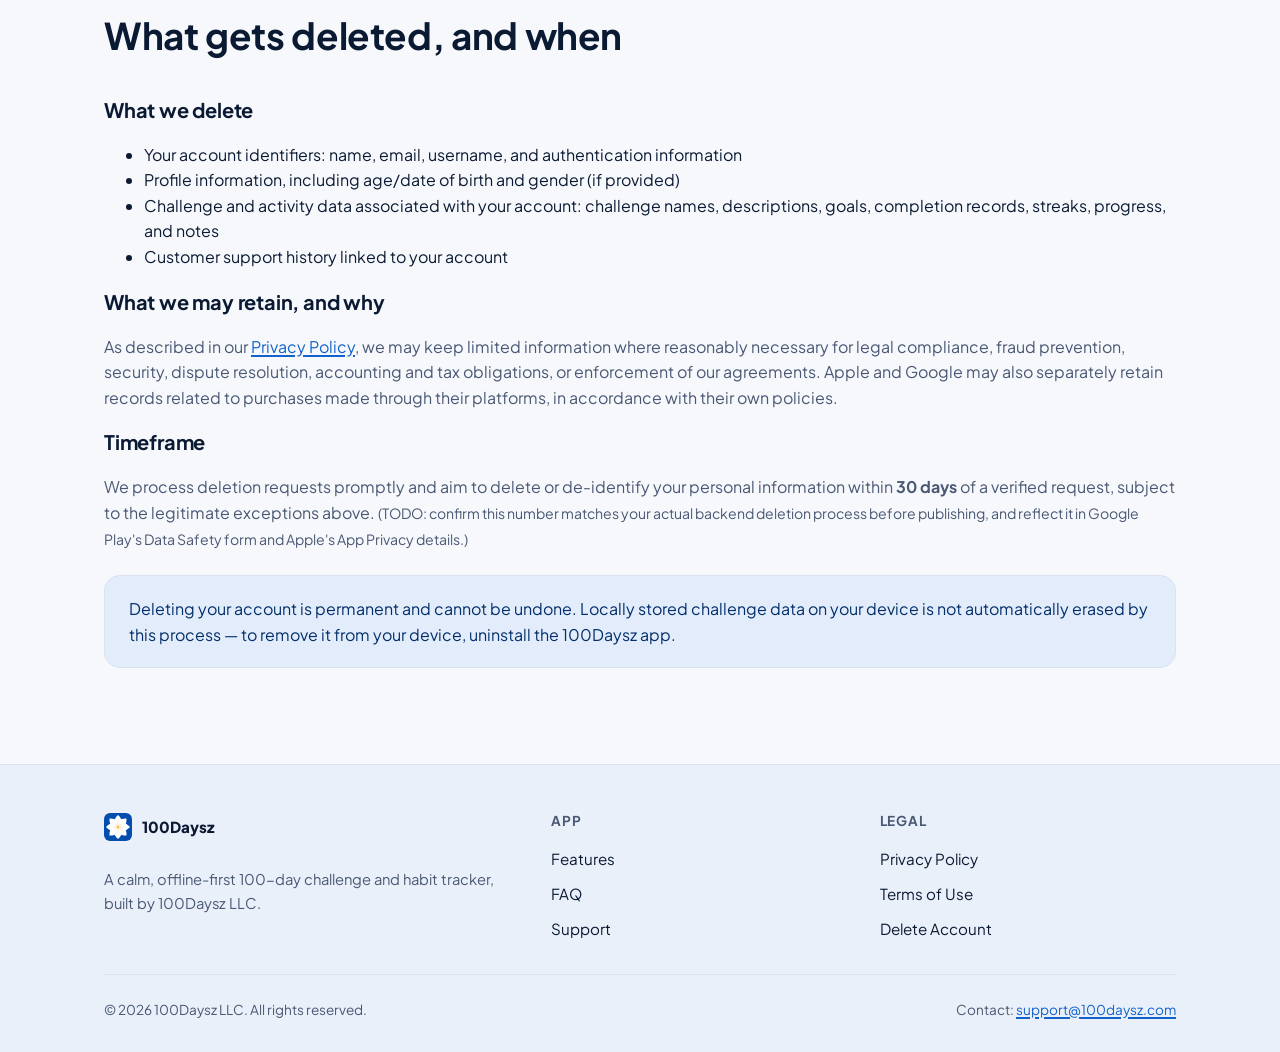
<file: delete-account.html>
<!doctype html>
<html lang="en">
<head>
<meta charset="UTF-8" />
<meta name="viewport" content="width=device-width, initial-scale=1" />
<title>Delete Your Account &amp; Data — 100Daysz</title>
<meta name="description" content="How to delete your 100Daysz account and personal data, in-app or by email, including what gets deleted and how long it takes." />
<link rel="canonical" href="https://100daysz.com/delete-account.html" />
<meta property="og:type" content="website" />
<meta property="og:title" content="Delete Your Account &amp; Data — 100Daysz" />
<meta property="og:description" content="How to delete your 100Daysz account and personal data, in-app or by email, including what gets deleted and how long it takes." />
<meta property="og:url" content="https://100daysz.com/delete-account.html" />
<meta property="og:site_name" content="100Daysz" />
<meta property="og:image" content="https://100daysz.com/images/og-image.png" />
<meta property="og:image:width" content="1200" />
<meta property="og:image:height" content="630" />
<meta property="og:image:alt" content="100Daysz — Build habits that stick, 100 days at a time" />
<link rel="icon" href="favicon.svg" type="image/svg+xml" />
<link rel="apple-touch-icon" href="images/apple-touch-icon.png" />
<meta name="theme-color" content="#034dad" />
<link rel="preconnect" href="https://fonts.googleapis.com" />
<link rel="preconnect" href="https://fonts.gstatic.com" crossorigin />
<link href="https://fonts.googleapis.com/css2?family=Plus+Jakarta+Sans:wght@400;500;600;700;800&amp;display=swap" rel="stylesheet" />
<link rel="stylesheet" href="styles.css" />
</head>
<body>
<a class="skip-link" href="#main">Skip to content</a>

<header class="site-header">
  <nav class="nav-bar container" aria-label="Primary">
    <a class="brand" href="index.html">
      <svg class="logo-mark" aria-hidden="true" viewBox="0 0 64 64"><rect width="64" height="64" rx="14" fill="#034dad"/><g transform="translate(32 32) scale(0.95)"><g fill="#ffffff"><path d="M0 0C13 -8 11 -19 0 -29C-11 -19 -13 -8 0 0Z" transform="rotate(0)"/><path d="M0 0C13 -8 11 -19 0 -29C-11 -19 -13 -8 0 0Z" transform="rotate(45)"/><path d="M0 0C13 -8 11 -19 0 -29C-11 -19 -13 -8 0 0Z" transform="rotate(90)"/><path d="M0 0C13 -8 11 -19 0 -29C-11 -19 -13 -8 0 0Z" transform="rotate(135)"/><path d="M0 0C13 -8 11 -19 0 -29C-11 -19 -13 -8 0 0Z" transform="rotate(180)"/><path d="M0 0C13 -8 11 -19 0 -29C-11 -19 -13 -8 0 0Z" transform="rotate(225)"/><path d="M0 0C13 -8 11 -19 0 -29C-11 -19 -13 -8 0 0Z" transform="rotate(270)"/><path d="M0 0C13 -8 11 -19 0 -29C-11 -19 -13 -8 0 0Z" transform="rotate(315)"/></g><g fill="#f9ae24"><path d="M0 -16Q1.6 0 0 16Q-1.6 0 0 -16Z"/><path d="M0 -16Q1.6 0 0 16Q-1.6 0 0 -16Z" transform="rotate(90) scale(0.9)"/><path d="M0 -12Q1.3 0 0 12Q-1.3 0 0 -12Z" transform="rotate(45)"/><path d="M0 -12Q1.3 0 0 12Q-1.3 0 0 -12Z" transform="rotate(-45)"/></g></g></svg>
      100Daysz
    </a>
    <button class="nav-toggle" aria-expanded="false" aria-controls="nav-links" id="navToggle" aria-label="Toggle navigation menu">
      <svg width="20" height="20" viewBox="0 0 24 24" fill="none" stroke="currentColor" stroke-width="2" stroke-linecap="round"><line x1="3" y1="6" x2="21" y2="6"/><line x1="3" y1="12" x2="21" y2="12"/><line x1="3" y1="18" x2="21" y2="18"/></svg>
    </button>
    <ul class="nav-links" id="nav-links">
      <li><a href="index.html">Home</a></li>
      <li><a href="support.html">Support</a></li>
      <li><a href="privacy.html">Privacy</a></li>
      <li><a href="terms.html">Terms</a></li>
      <li><a href="delete-account.html" aria-current="page">Delete Account</a></li>
    </ul>
  </nav>
</header>

<main id="main">

  <section class="page-hero">
    <div class="container">
      <span class="eyebrow">Your data, your choice</span>
      <h1>Delete your account &amp; data</h1>
      <p class="hero-lede">You can permanently delete your 100Daysz account and the personal information tied to it at any time, either in the app or by email.</p>
    </div>
  </section>

  <section>
    <div class="container">
      <div class="section-head">
        <span class="eyebrow">Option 1</span>
        <h2>Delete in the app</h2>
      </div>
      <!-- TODO: confirm this exact menu path matches the live app before submitting to App Store / Play Console -->
      <ol class="ordered-steps">
        <li>Open <strong>100Daysz</strong> and sign in if you aren't already.</li>
        <li>Go to <strong>Profile / Settings</strong> (usually the icon in the top-right or bottom tab bar).</li>
        <li>Tap <strong>Account</strong>, then <strong>Delete Account</strong>.</li>
        <li>Confirm the deletion when prompted. Your request is submitted immediately.</li>
      </ol>
    </div>
  </section>

  <section style="background:var(--color-bg-alt);">
    <div class="container">
      <div class="section-head">
        <span class="eyebrow">Option 2</span>
        <h2>Request deletion by email</h2>
      </div>
      <div class="contact-card">
        <div>
          <p class="mt-0">If you can't access the app, email us from the address associated with your account and ask us to delete it.</p>
          <p class="mt-0 note">Include your account email and, if possible, your username so we can locate your account quickly.</p>
        </div>
        <a class="btn btn-primary" href="mailto:admin@100daysz.com?subject=Account%20deletion%20request">Email admin@100daysz.com</a>
      </div>
    </div>
  </section>

  <section>
    <div class="container">
      <div class="section-head">
        <span class="eyebrow">What to expect</span>
        <h2>What gets deleted, and when</h2>
      </div>

      <h3>What we delete</h3>
      <ul>
        <li>Your account identifiers: name, email, username, and authentication information</li>
        <li>Profile information, including age/date of birth and gender (if provided)</li>
        <li>Challenge and activity data associated with your account: challenge names, descriptions, goals, completion records, streaks, progress, and notes</li>
        <li>Customer support history linked to your account</li>
      </ul>

      <h3>What we may retain, and why</h3>
      <p>As described in our <a href="privacy.html#account-deletion">Privacy Policy</a>, we may keep limited information where reasonably necessary for legal compliance, fraud prevention, security, dispute resolution, accounting and tax obligations, or enforcement of our agreements. Apple and Google may also separately retain records related to purchases made through their platforms, in accordance with their own policies.</p>

      <h3>Timeframe</h3>
      <p>We process deletion requests promptly and aim to delete or de-identify your personal information within <strong>30 days</strong> of a verified request, subject to the legitimate exceptions above. <span class="note">(TODO: confirm this number matches your actual backend deletion process before publishing, and reflect it in Google Play's Data Safety form and Apple's App Privacy details.)</span></p>

      <div class="callout">
        <p>Deleting your account is permanent and cannot be undone. Locally stored challenge data on your device is not automatically erased by this process — to remove it from your device, uninstall the 100Daysz app.</p>
      </div>
    </div>
  </section>

</main>

<footer class="site-footer">
  <div class="container">
    <div class="footer-grid">
      <div>
        <a class="footer-brand" href="index.html">
          <svg class="logo-mark" width="28" height="28" aria-hidden="true" viewBox="0 0 64 64"><rect width="64" height="64" rx="14" fill="#034dad"/><g transform="translate(32 32) scale(0.95)"><g fill="#ffffff"><path d="M0 0C13 -8 11 -19 0 -29C-11 -19 -13 -8 0 0Z" transform="rotate(0)"/><path d="M0 0C13 -8 11 -19 0 -29C-11 -19 -13 -8 0 0Z" transform="rotate(45)"/><path d="M0 0C13 -8 11 -19 0 -29C-11 -19 -13 -8 0 0Z" transform="rotate(90)"/><path d="M0 0C13 -8 11 -19 0 -29C-11 -19 -13 -8 0 0Z" transform="rotate(135)"/><path d="M0 0C13 -8 11 -19 0 -29C-11 -19 -13 -8 0 0Z" transform="rotate(180)"/><path d="M0 0C13 -8 11 -19 0 -29C-11 -19 -13 -8 0 0Z" transform="rotate(225)"/><path d="M0 0C13 -8 11 -19 0 -29C-11 -19 -13 -8 0 0Z" transform="rotate(270)"/><path d="M0 0C13 -8 11 -19 0 -29C-11 -19 -13 -8 0 0Z" transform="rotate(315)"/></g><g fill="#f9ae24"><path d="M0 -16Q1.6 0 0 16Q-1.6 0 0 -16Z"/><path d="M0 -16Q1.6 0 0 16Q-1.6 0 0 -16Z" transform="rotate(90) scale(0.9)"/><path d="M0 -12Q1.3 0 0 12Q-1.3 0 0 -12Z" transform="rotate(45)"/><path d="M0 -12Q1.3 0 0 12Q-1.3 0 0 -12Z" transform="rotate(-45)"/></g></g></svg>
          100Daysz
        </a>
        <p class="footer-tagline">A calm, offline-first 100-day challenge and habit tracker, built by 100Daysz LLC.</p>
      </div>
      <div>
        <h4>App</h4>
        <ul>
          <li><a href="index.html#features">Features</a></li>
          <li><a href="index.html#faq">FAQ</a></li>
          <li><a href="support.html">Support</a></li>
        </ul>
      </div>
      <div>
        <h4>Legal</h4>
        <ul>
          <li><a href="privacy.html">Privacy Policy</a></li>
          <li><a href="terms.html">Terms of Use</a></li>
          <li><a href="delete-account.html">Delete Account</a></li>
        </ul>
      </div>
    </div>
    <div class="footer-bottom">
      <span>&copy; 2026 100Daysz LLC. All rights reserved.</span>
      <span>Contact: <a href="mailto:support@100daysz.com">support@100daysz.com</a></span>
    </div>
  </div>
</footer>

<script src="nav.js"></script>
</body>
</html>
</file>
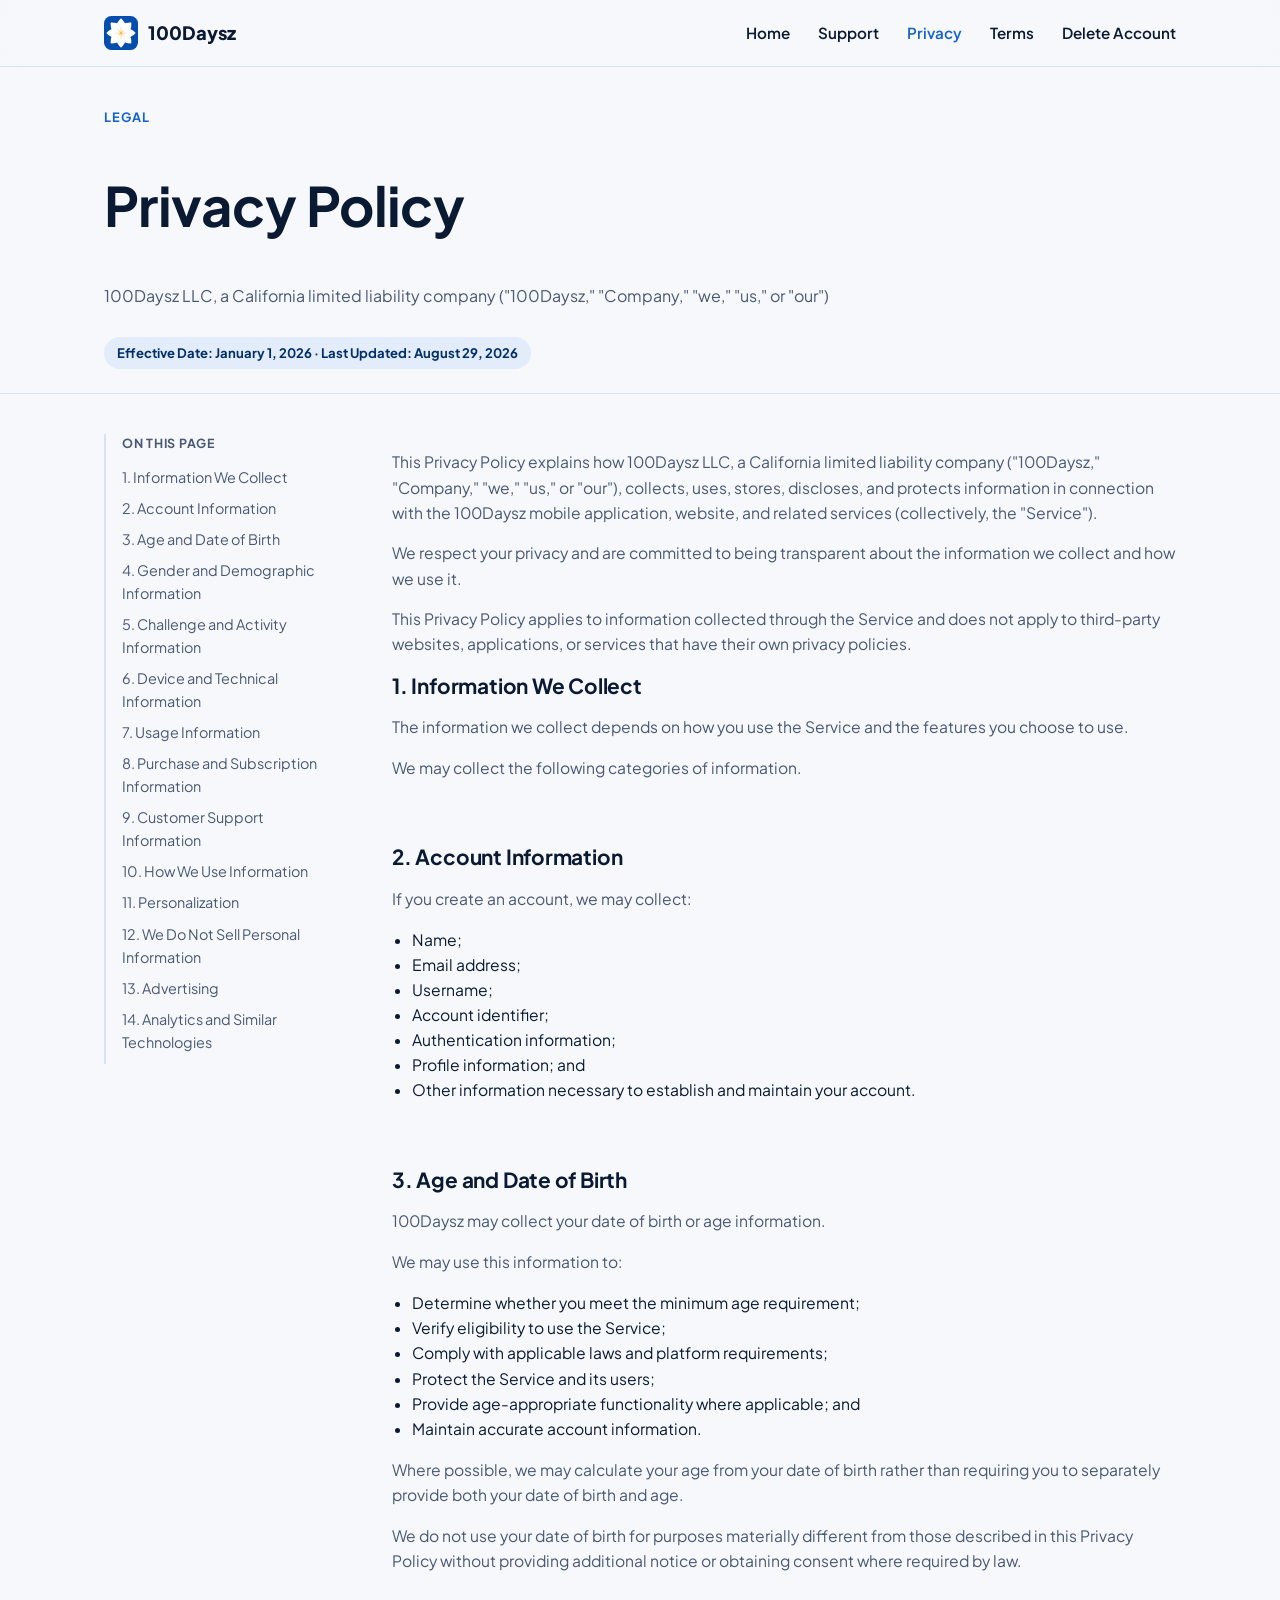
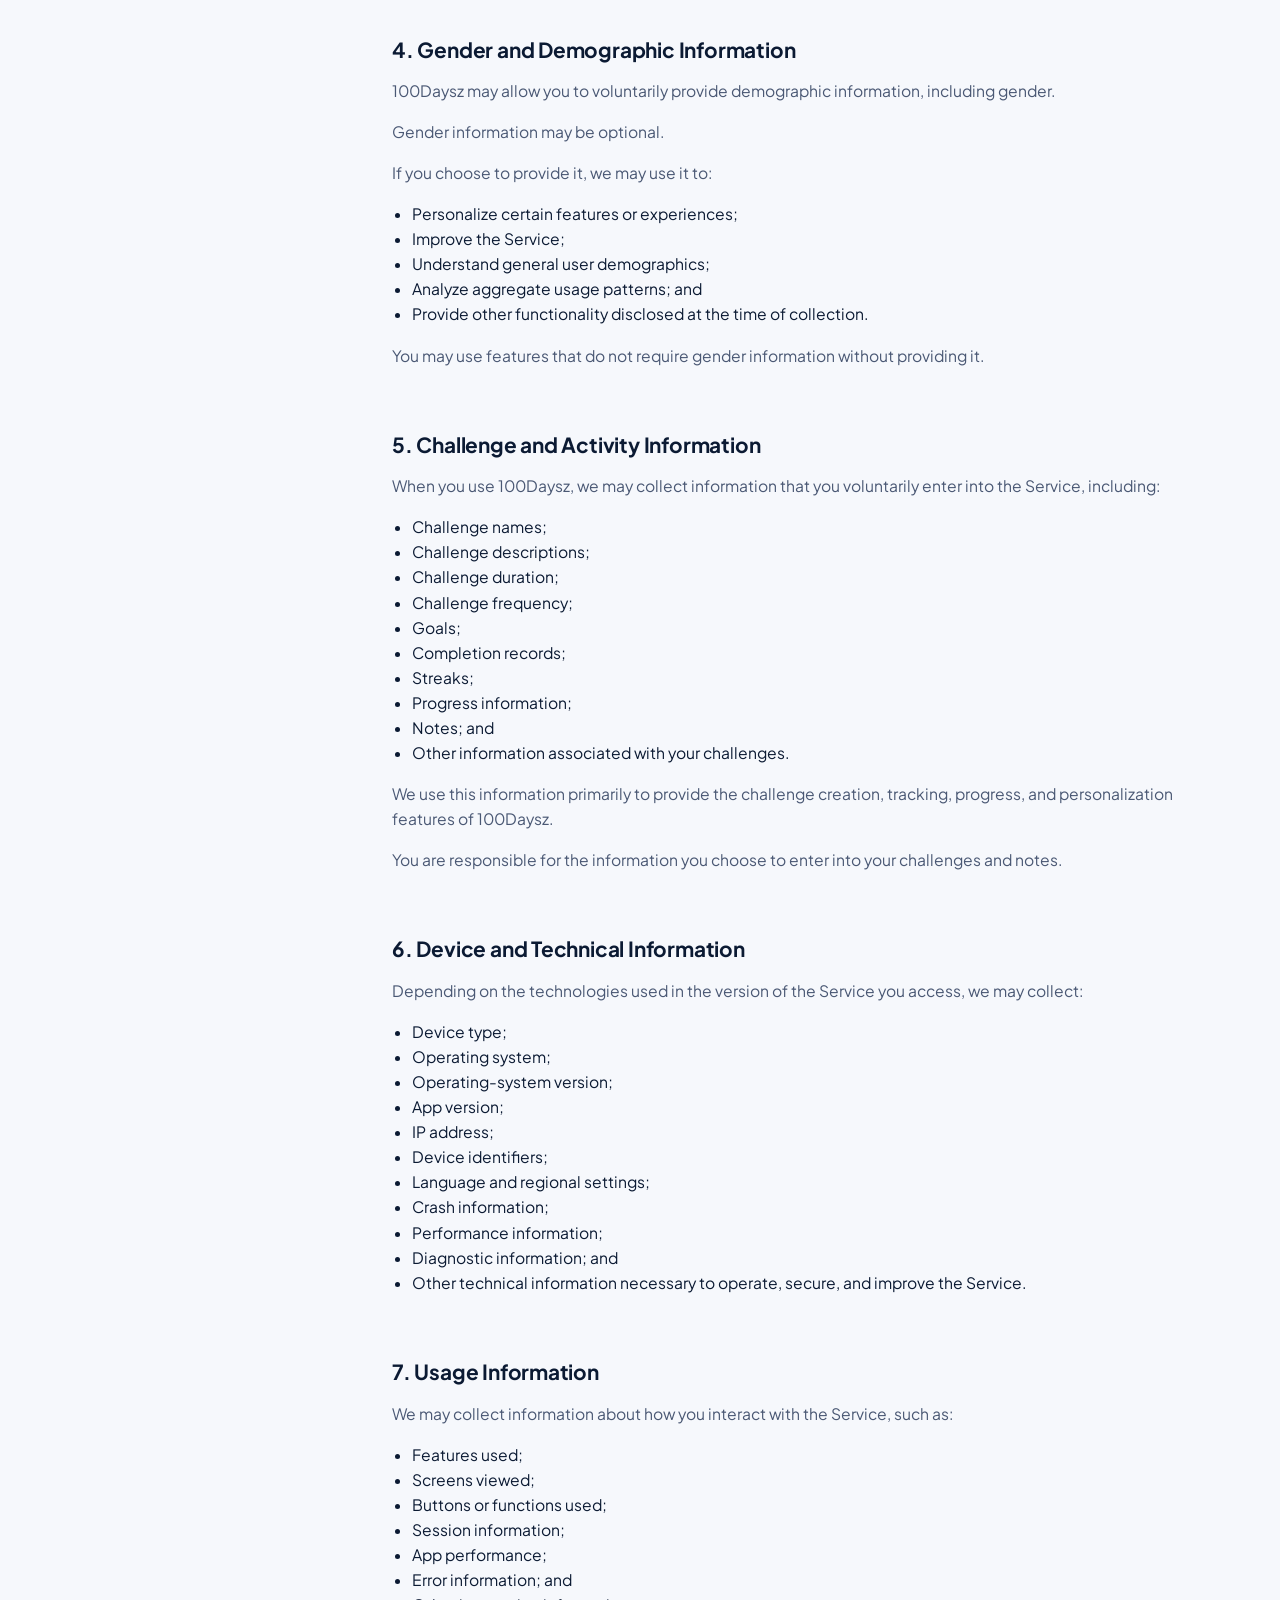
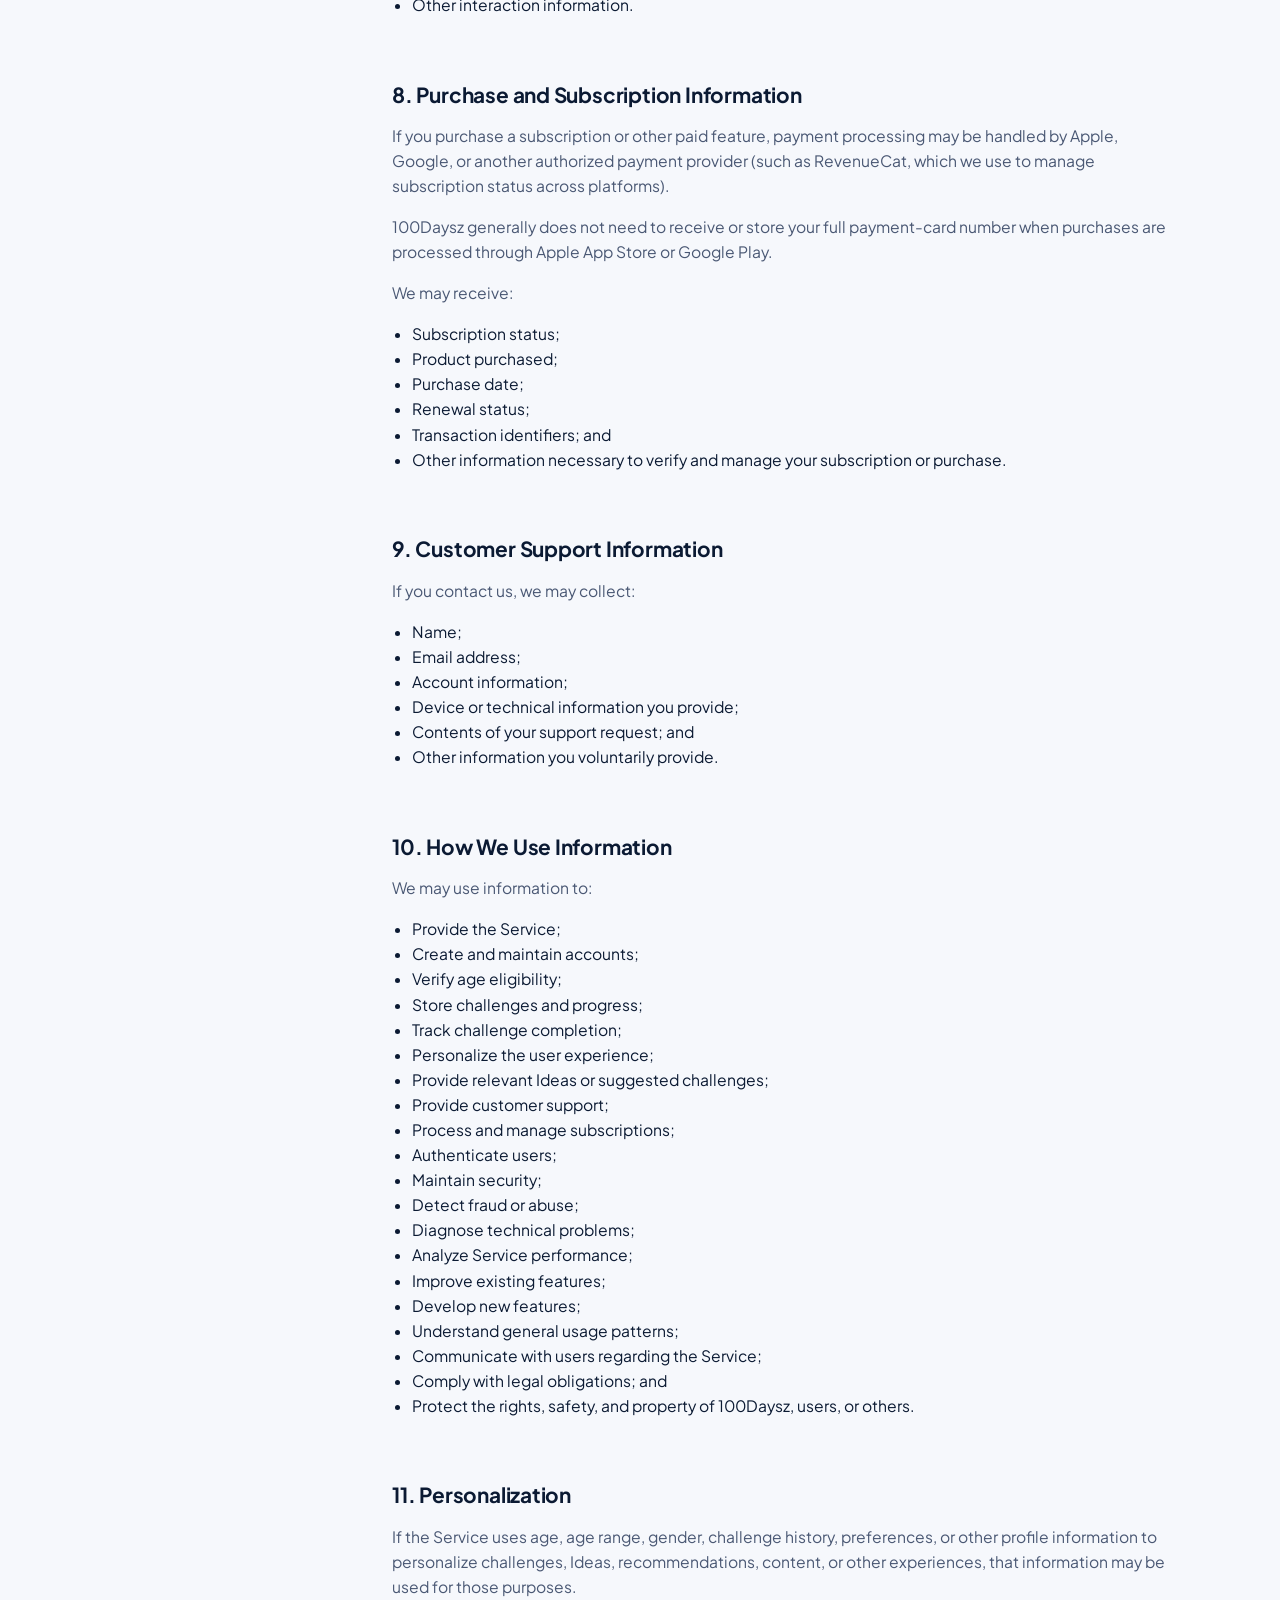
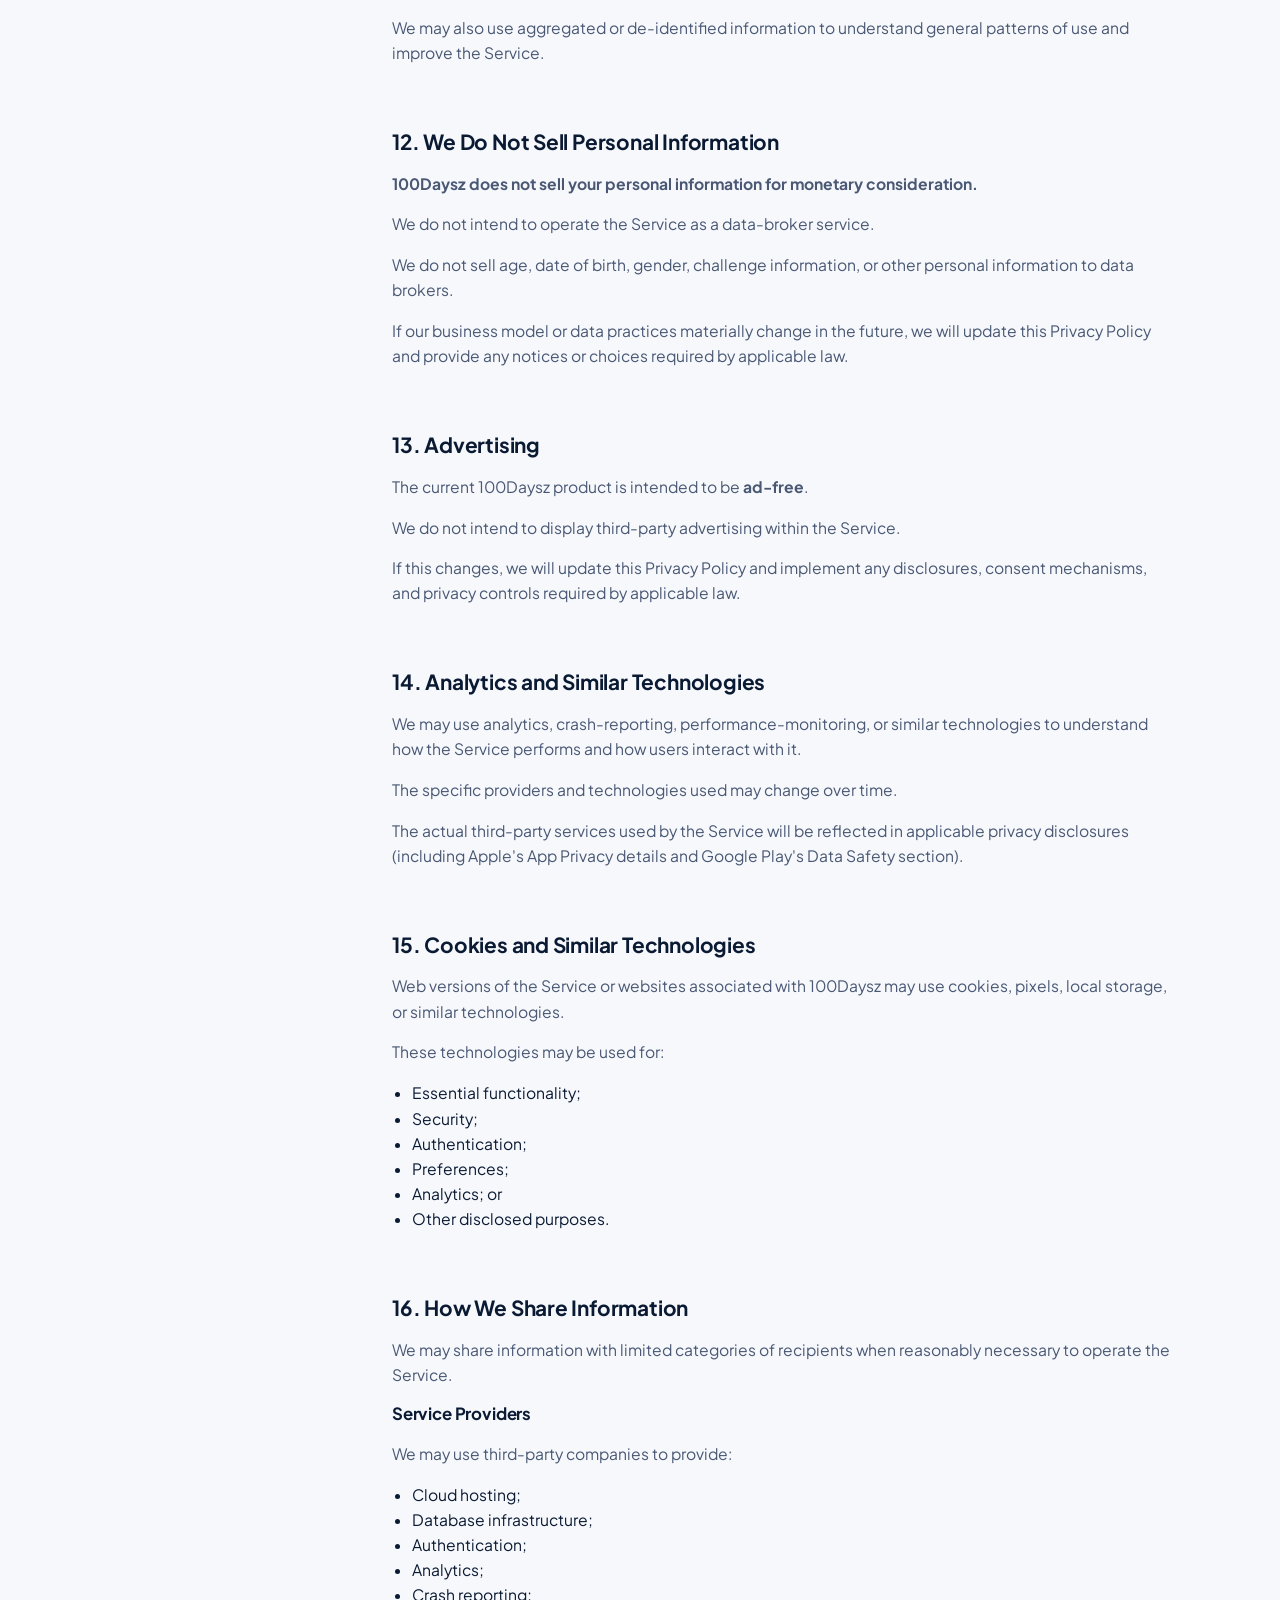
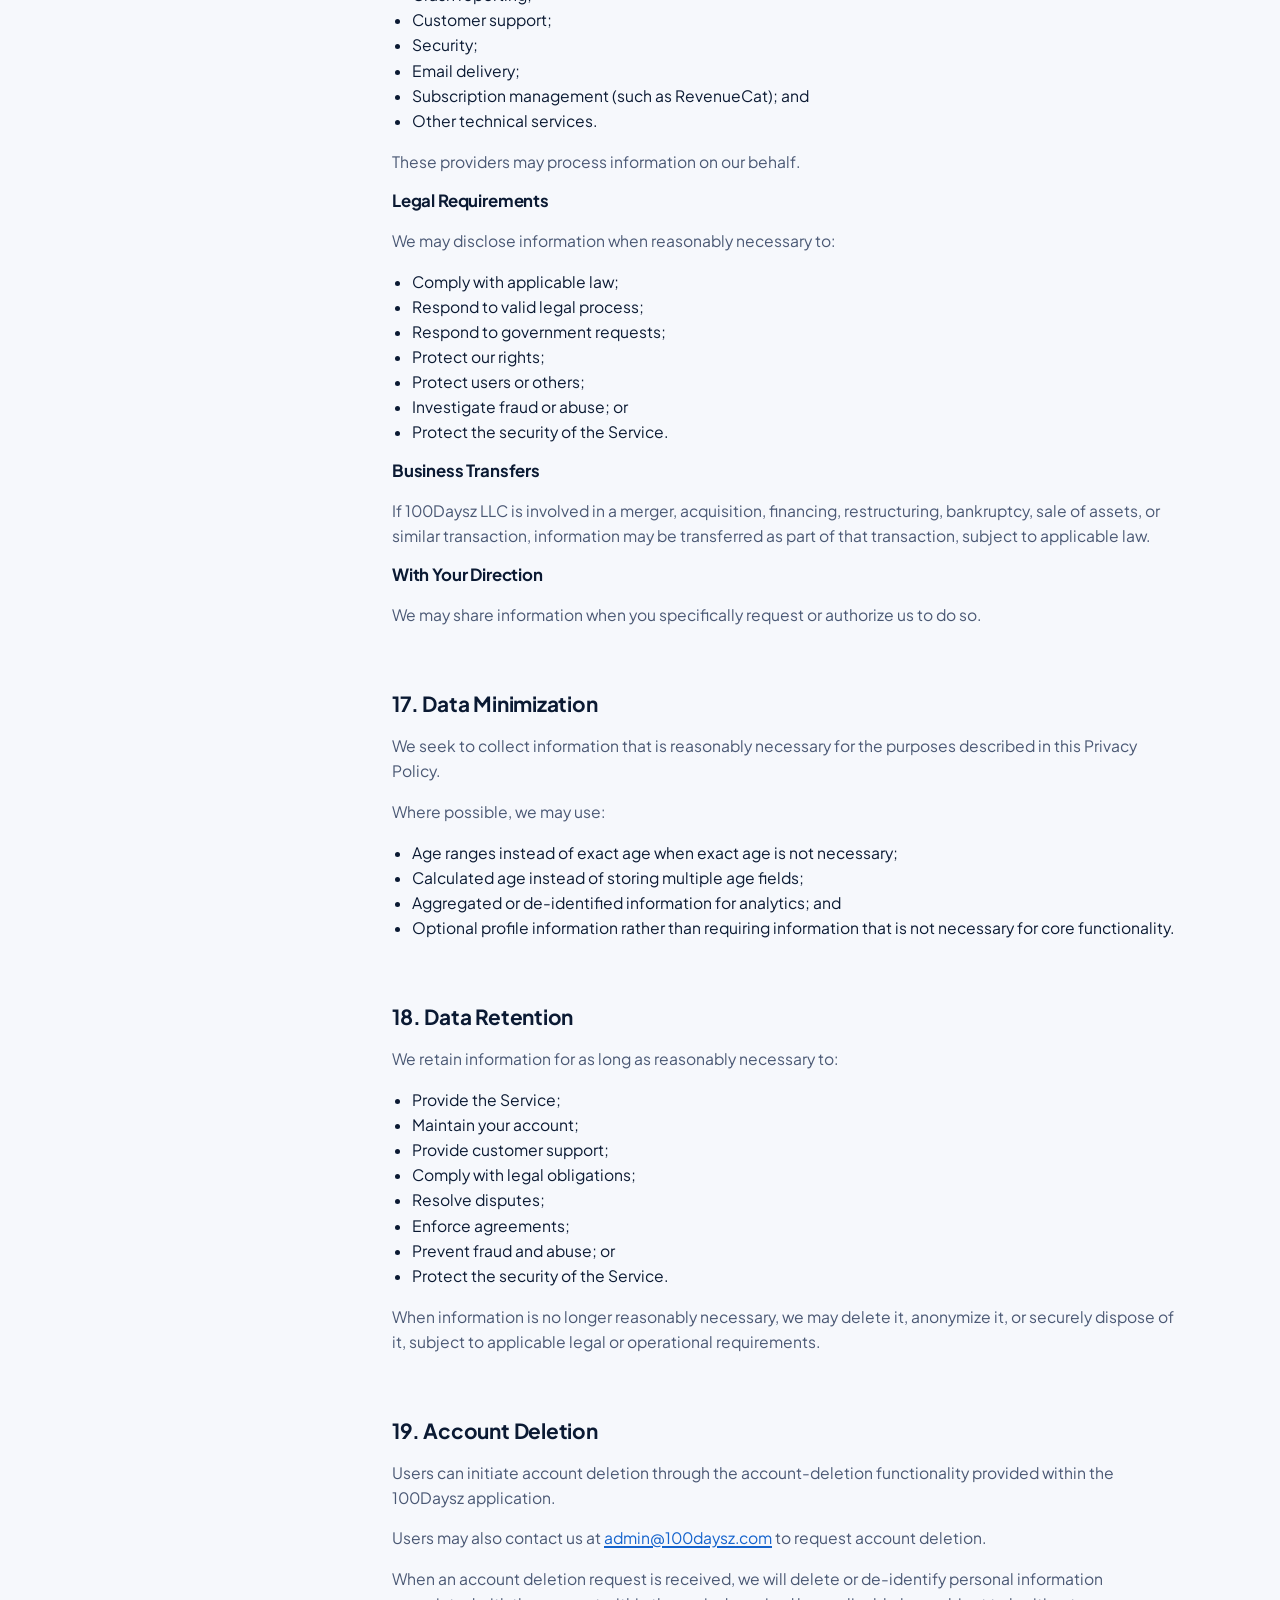
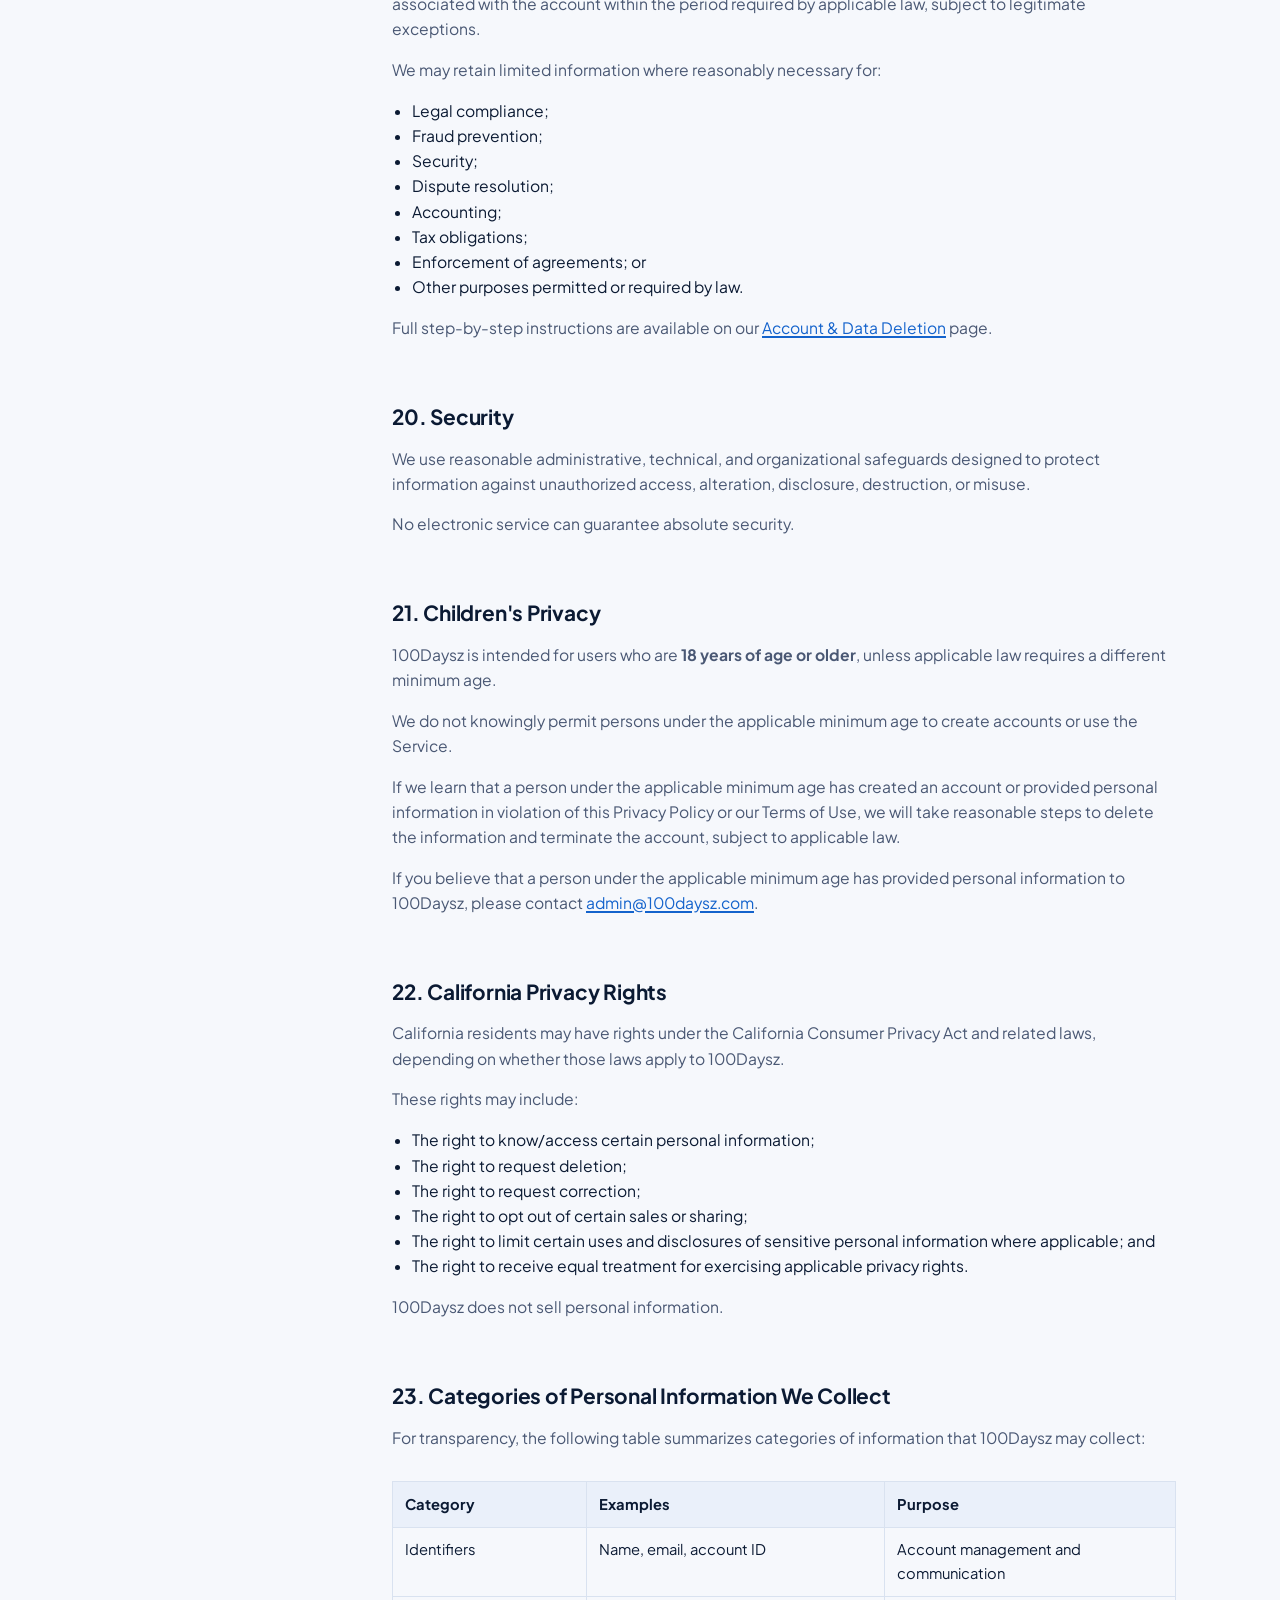
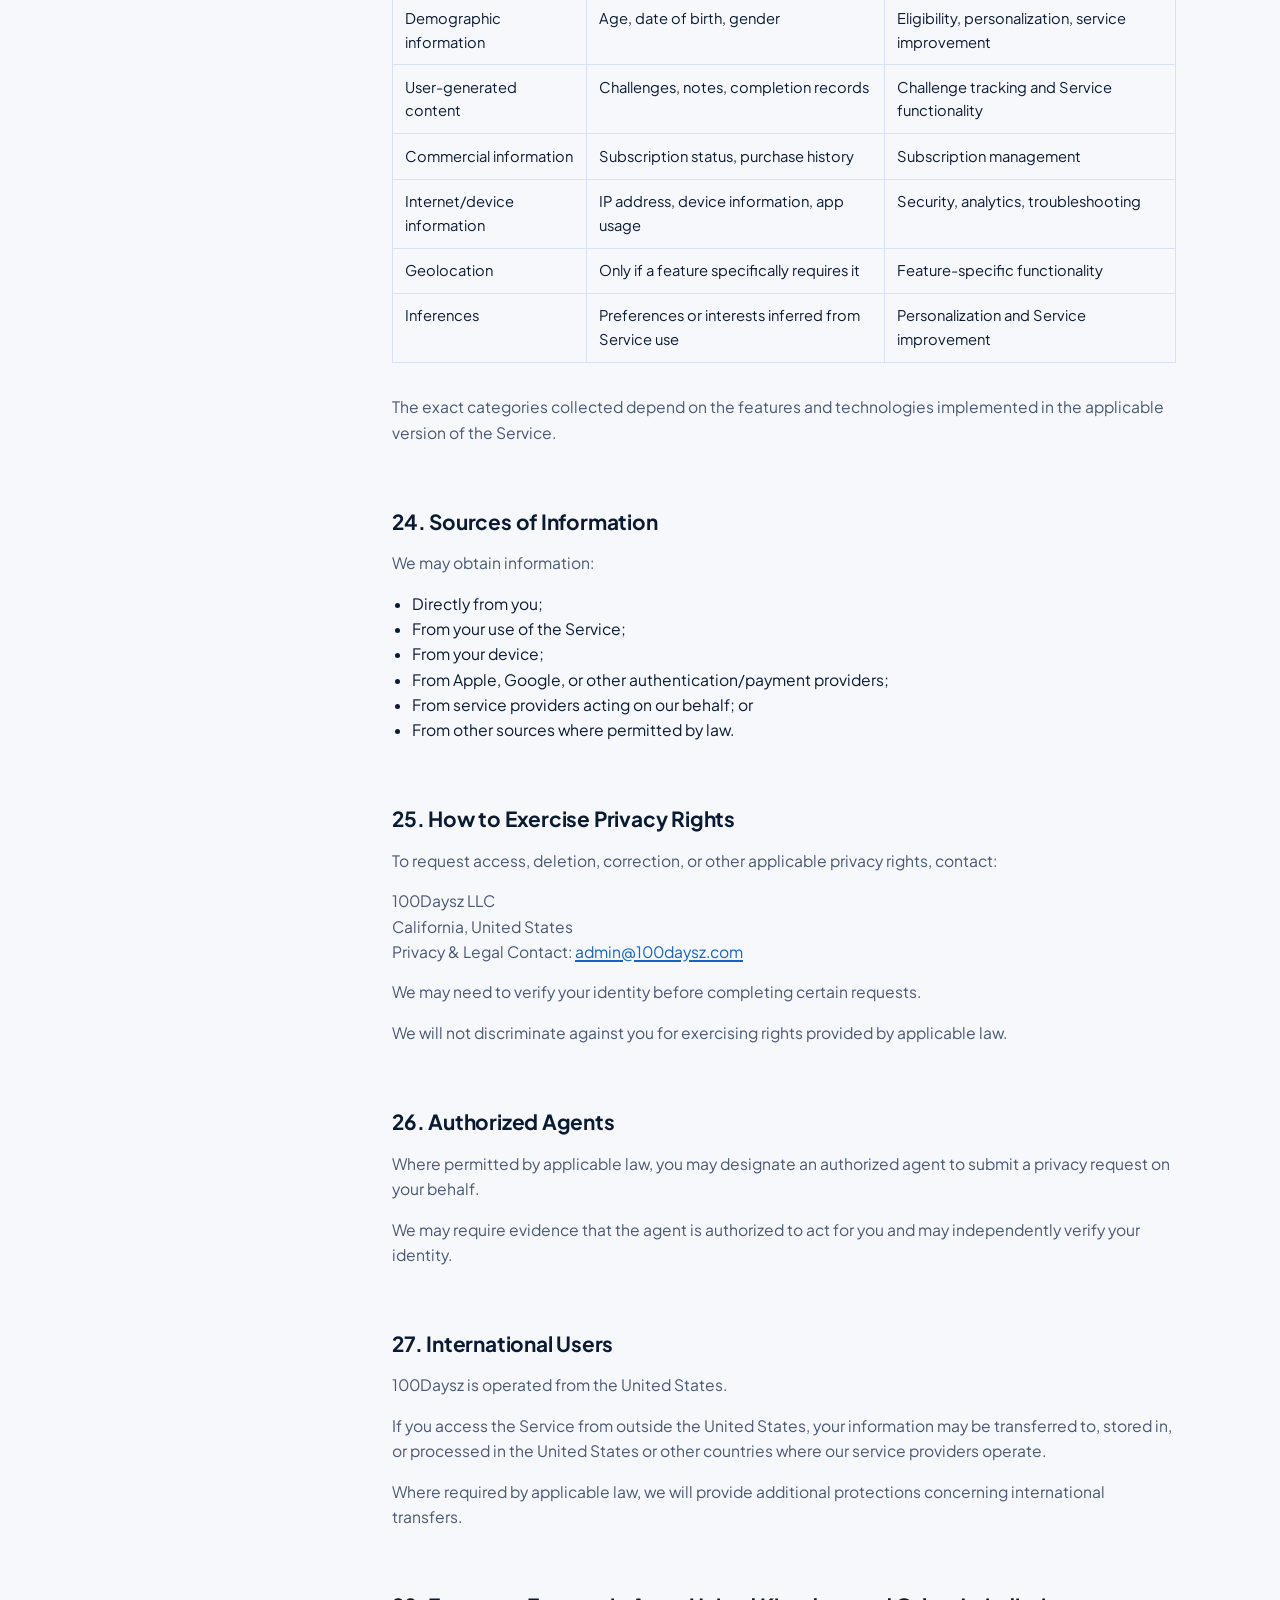
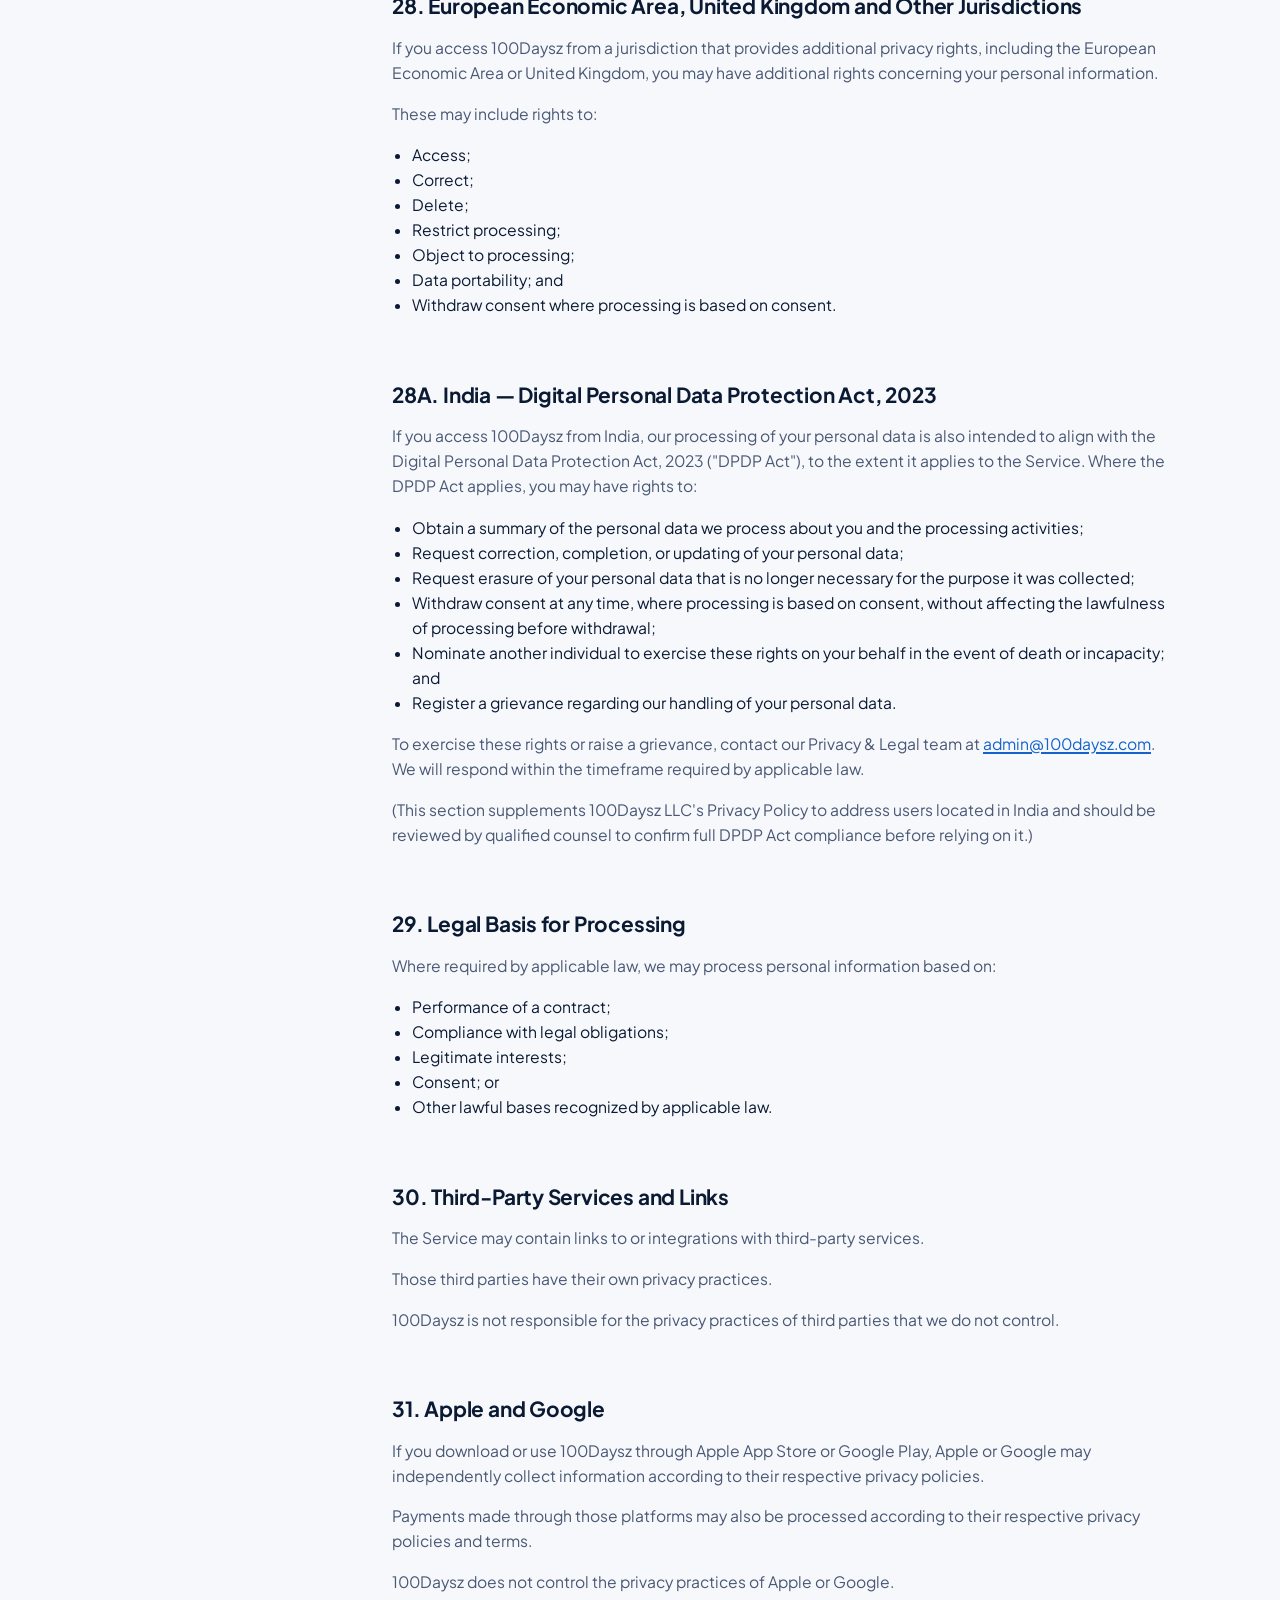
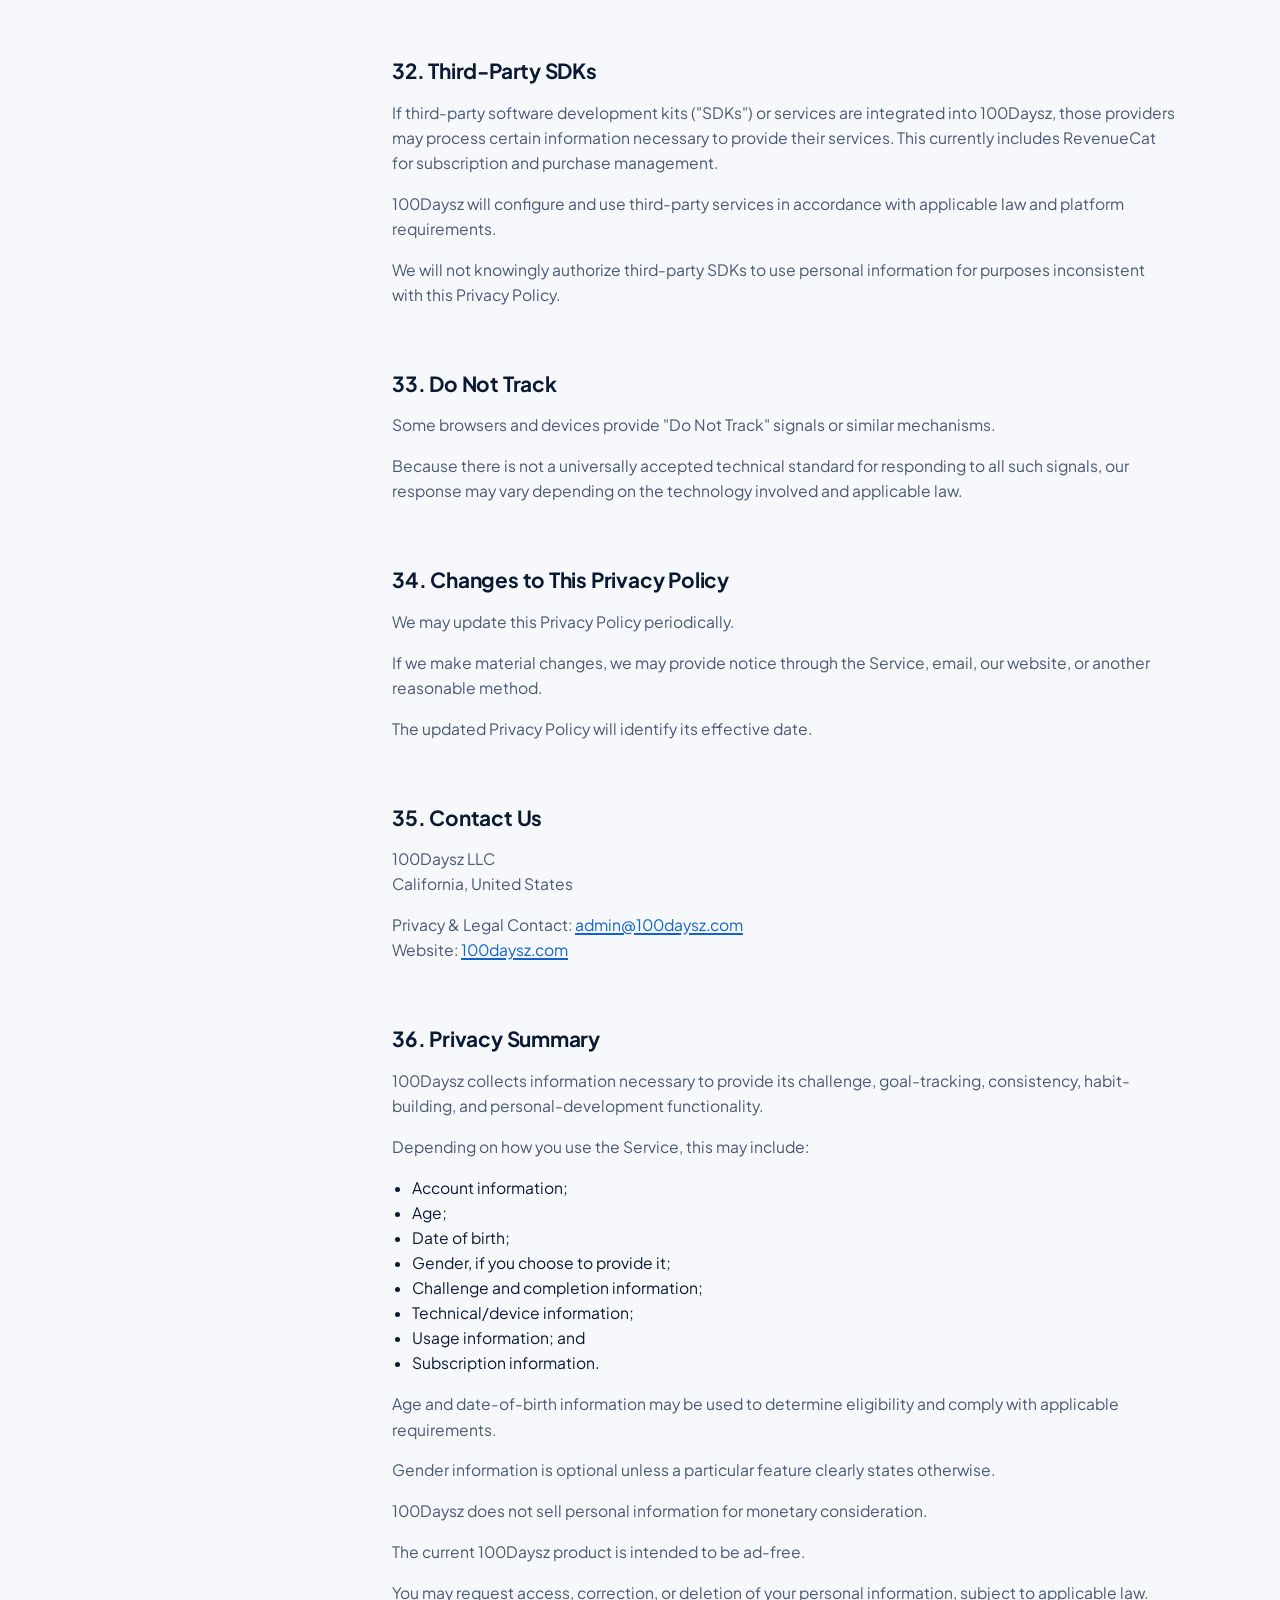
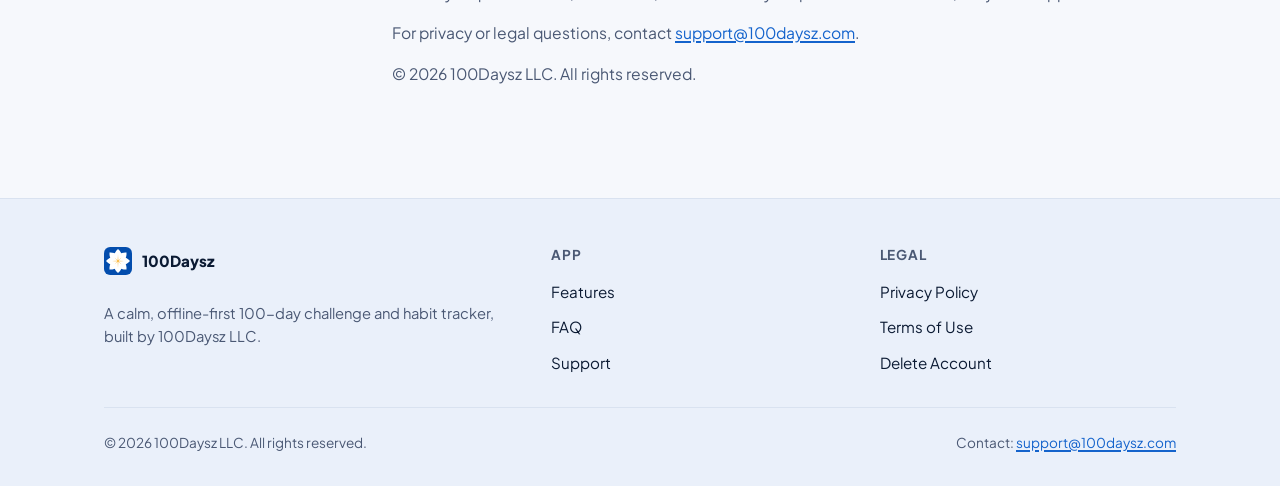
<file: privacy.html>
<!doctype html>
<html lang="en">
<head>
<meta charset="UTF-8" />
<meta name="viewport" content="width=device-width, initial-scale=1" />
<title>Privacy Policy — 100Daysz</title>
<meta name="description" content="How 100Daysz LLC collects, uses, stores, and protects your information, including account, challenge, device, and subscription data." />
<link rel="canonical" href="https://100daysz.com/privacy.html" />
<meta property="og:type" content="website" />
<meta property="og:title" content="Privacy Policy — 100Daysz" />
<meta property="og:description" content="How 100Daysz LLC collects, uses, stores, and protects your information." />
<meta property="og:url" content="https://100daysz.com/privacy.html" />
<meta property="og:site_name" content="100Daysz" />
<meta property="og:image" content="https://100daysz.com/images/og-image.png" />
<meta property="og:image:width" content="1200" />
<meta property="og:image:height" content="630" />
<meta property="og:image:alt" content="100Daysz — Build habits that stick, 100 days at a time" />
<link rel="icon" href="favicon.svg" type="image/svg+xml" />
<link rel="apple-touch-icon" href="images/apple-touch-icon.png" />
<meta name="theme-color" content="#034dad" />
<link rel="preconnect" href="https://fonts.googleapis.com" />
<link rel="preconnect" href="https://fonts.gstatic.com" crossorigin />
<link href="https://fonts.googleapis.com/css2?family=Plus+Jakarta+Sans:wght@400;500;600;700;800&amp;display=swap" rel="stylesheet" />
<link rel="stylesheet" href="styles.css" />
</head>
<body>
<a class="skip-link" href="#main">Skip to content</a>

<header class="site-header">
  <nav class="nav-bar container" aria-label="Primary">
    <a class="brand" href="index.html">
      <svg class="logo-mark" aria-hidden="true" viewBox="0 0 64 64"><rect width="64" height="64" rx="14" fill="#034dad"/><g transform="translate(32 32) scale(0.95)"><g fill="#ffffff"><path d="M0 0C13 -8 11 -19 0 -29C-11 -19 -13 -8 0 0Z" transform="rotate(0)"/><path d="M0 0C13 -8 11 -19 0 -29C-11 -19 -13 -8 0 0Z" transform="rotate(45)"/><path d="M0 0C13 -8 11 -19 0 -29C-11 -19 -13 -8 0 0Z" transform="rotate(90)"/><path d="M0 0C13 -8 11 -19 0 -29C-11 -19 -13 -8 0 0Z" transform="rotate(135)"/><path d="M0 0C13 -8 11 -19 0 -29C-11 -19 -13 -8 0 0Z" transform="rotate(180)"/><path d="M0 0C13 -8 11 -19 0 -29C-11 -19 -13 -8 0 0Z" transform="rotate(225)"/><path d="M0 0C13 -8 11 -19 0 -29C-11 -19 -13 -8 0 0Z" transform="rotate(270)"/><path d="M0 0C13 -8 11 -19 0 -29C-11 -19 -13 -8 0 0Z" transform="rotate(315)"/></g><g fill="#f9ae24"><path d="M0 -16Q1.6 0 0 16Q-1.6 0 0 -16Z"/><path d="M0 -16Q1.6 0 0 16Q-1.6 0 0 -16Z" transform="rotate(90) scale(0.9)"/><path d="M0 -12Q1.3 0 0 12Q-1.3 0 0 -12Z" transform="rotate(45)"/><path d="M0 -12Q1.3 0 0 12Q-1.3 0 0 -12Z" transform="rotate(-45)"/></g></g></svg>
      100Daysz
    </a>
    <button class="nav-toggle" aria-expanded="false" aria-controls="nav-links" id="navToggle" aria-label="Toggle navigation menu">
      <svg width="20" height="20" viewBox="0 0 24 24" fill="none" stroke="currentColor" stroke-width="2" stroke-linecap="round"><line x1="3" y1="6" x2="21" y2="6"/><line x1="3" y1="12" x2="21" y2="12"/><line x1="3" y1="18" x2="21" y2="18"/></svg>
    </button>
    <ul class="nav-links" id="nav-links">
      <li><a href="index.html">Home</a></li>
      <li><a href="support.html">Support</a></li>
      <li><a href="privacy.html" aria-current="page">Privacy</a></li>
      <li><a href="terms.html">Terms</a></li>
      <li><a href="delete-account.html">Delete Account</a></li>
    </ul>
  </nav>
</header>

<main id="main">
  <section class="page-hero">
    <div class="container">
      <span class="eyebrow">Legal</span>
      <h1>Privacy Policy</h1>
      <p>100Daysz LLC, a California limited liability company ("100Daysz," "Company," "we," "us," or "our")</p>
      <span class="updated-badge">Effective Date: January 1, 2026 &middot; Last Updated: August 29, 2026</span>
    </div>
  </section>

  <div class="container legal-wrap">
    <nav class="legal-toc" aria-label="Privacy Policy sections">
      <strong>On this page</strong>
      <ol>
        <li><a href="#information-we-collect">1. Information We Collect</a></li>
        <li><a href="#account-information">2. Account Information</a></li>
        <li><a href="#age-dob">3. Age and Date of Birth</a></li>
        <li><a href="#gender-demographic">4. Gender and Demographic Information</a></li>
        <li><a href="#challenge-activity">5. Challenge and Activity Information</a></li>
        <li><a href="#device-technical">6. Device and Technical Information</a></li>
        <li><a href="#usage-information">7. Usage Information</a></li>
        <li><a href="#purchase-subscription">8. Purchase and Subscription Information</a></li>
        <li><a href="#customer-support-info">9. Customer Support Information</a></li>
        <li><a href="#how-we-use">10. How We Use Information</a></li>
        <li><a href="#personalization">11. Personalization</a></li>
        <li><a href="#no-sale">12. We Do Not Sell Personal Information</a></li>
        <li><a href="#advertising">13. Advertising</a></li>
        <li><a href="#analytics">14. Analytics and Similar Technologies</a></li>
        <li><a href="#cookies">15. Cookies and Similar Technologies</a></li>
        <li><a href="#how-we-share">16. How We Share Information</a></li>
        <li><a href="#data-minimization">17. Data Minimization</a></li>
        <li><a href="#data-retention">18. Data Retention</a></li>
        <li><a href="#account-deletion">19. Account Deletion</a></li>
        <li><a href="#security">20. Security</a></li>
        <li><a href="#childrens-privacy">21. Children's Privacy</a></li>
        <li><a href="#california-rights">22. California Privacy Rights</a></li>
        <li><a href="#categories-table">23. Categories of Personal Information</a></li>
        <li><a href="#sources">24. Sources of Information</a></li>
        <li><a href="#exercise-rights">25. How to Exercise Privacy Rights</a></li>
        <li><a href="#authorized-agents">26. Authorized Agents</a></li>
        <li><a href="#international-users">27. International Users</a></li>
        <li><a href="#eea-uk">28. EEA, UK and Other Jurisdictions</a></li>
        <li><a href="#india-dpdp">28A. India — DPDP Act, 2023</a></li>
        <li><a href="#legal-basis">29. Legal Basis for Processing</a></li>
        <li><a href="#third-party-links">30. Third-Party Services and Links</a></li>
        <li><a href="#apple-google">31. Apple and Google</a></li>
        <li><a href="#third-party-sdks">32. Third-Party SDKs</a></li>
        <li><a href="#do-not-track">33. Do Not Track</a></li>
        <li><a href="#changes">34. Changes to This Privacy Policy</a></li>
        <li><a href="#contact">35. Contact Us</a></li>
        <li><a href="#summary">36. Privacy Summary</a></li>
      </ol>
    </nav>

    <div class="legal-body">
      <p>This Privacy Policy explains how 100Daysz LLC, a California limited liability company ("100Daysz," "Company," "we," "us," or "our"), collects, uses, stores, discloses, and protects information in connection with the 100Daysz mobile application, website, and related services (collectively, the "Service").</p>
      <p>We respect your privacy and are committed to being transparent about the information we collect and how we use it.</p>
      <p>This Privacy Policy applies to information collected through the Service and does not apply to third-party websites, applications, or services that have their own privacy policies.</p>

      <section id="information-we-collect">
        <h2>1. Information We Collect</h2>
        <p>The information we collect depends on how you use the Service and the features you choose to use.</p>
        <p>We may collect the following categories of information.</p>
      </section>

      <section id="account-information">
        <h2>2. Account Information</h2>
        <p>If you create an account, we may collect:</p>
        <ul>
          <li>Name;</li>
          <li>Email address;</li>
          <li>Username;</li>
          <li>Account identifier;</li>
          <li>Authentication information;</li>
          <li>Profile information; and</li>
          <li>Other information necessary to establish and maintain your account.</li>
        </ul>
      </section>

      <section id="age-dob">
        <h2>3. Age and Date of Birth</h2>
        <p>100Daysz may collect your date of birth or age information.</p>
        <p>We may use this information to:</p>
        <ul>
          <li>Determine whether you meet the minimum age requirement;</li>
          <li>Verify eligibility to use the Service;</li>
          <li>Comply with applicable laws and platform requirements;</li>
          <li>Protect the Service and its users;</li>
          <li>Provide age-appropriate functionality where applicable; and</li>
          <li>Maintain accurate account information.</li>
        </ul>
        <p>Where possible, we may calculate your age from your date of birth rather than requiring you to separately provide both your date of birth and age.</p>
        <p>We do not use your date of birth for purposes materially different from those described in this Privacy Policy without providing additional notice or obtaining consent where required by law.</p>
      </section>

      <section id="gender-demographic">
        <h2>4. Gender and Demographic Information</h2>
        <p>100Daysz may allow you to voluntarily provide demographic information, including gender.</p>
        <p>Gender information may be optional.</p>
        <p>If you choose to provide it, we may use it to:</p>
        <ul>
          <li>Personalize certain features or experiences;</li>
          <li>Improve the Service;</li>
          <li>Understand general user demographics;</li>
          <li>Analyze aggregate usage patterns; and</li>
          <li>Provide other functionality disclosed at the time of collection.</li>
        </ul>
        <p>You may use features that do not require gender information without providing it.</p>
      </section>

      <section id="challenge-activity">
        <h2>5. Challenge and Activity Information</h2>
        <p>When you use 100Daysz, we may collect information that you voluntarily enter into the Service, including:</p>
        <ul>
          <li>Challenge names;</li>
          <li>Challenge descriptions;</li>
          <li>Challenge duration;</li>
          <li>Challenge frequency;</li>
          <li>Goals;</li>
          <li>Completion records;</li>
          <li>Streaks;</li>
          <li>Progress information;</li>
          <li>Notes; and</li>
          <li>Other information associated with your challenges.</li>
        </ul>
        <p>We use this information primarily to provide the challenge creation, tracking, progress, and personalization features of 100Daysz.</p>
        <p>You are responsible for the information you choose to enter into your challenges and notes.</p>
      </section>

      <section id="device-technical">
        <h2>6. Device and Technical Information</h2>
        <p>Depending on the technologies used in the version of the Service you access, we may collect:</p>
        <ul>
          <li>Device type;</li>
          <li>Operating system;</li>
          <li>Operating-system version;</li>
          <li>App version;</li>
          <li>IP address;</li>
          <li>Device identifiers;</li>
          <li>Language and regional settings;</li>
          <li>Crash information;</li>
          <li>Performance information;</li>
          <li>Diagnostic information; and</li>
          <li>Other technical information necessary to operate, secure, and improve the Service.</li>
        </ul>
      </section>

      <section id="usage-information">
        <h2>7. Usage Information</h2>
        <p>We may collect information about how you interact with the Service, such as:</p>
        <ul>
          <li>Features used;</li>
          <li>Screens viewed;</li>
          <li>Buttons or functions used;</li>
          <li>Session information;</li>
          <li>App performance;</li>
          <li>Error information; and</li>
          <li>Other interaction information.</li>
        </ul>
      </section>

      <section id="purchase-subscription">
        <h2>8. Purchase and Subscription Information</h2>
        <p>If you purchase a subscription or other paid feature, payment processing may be handled by Apple, Google, or another authorized payment provider (such as RevenueCat, which we use to manage subscription status across platforms).</p>
        <p>100Daysz generally does not need to receive or store your full payment-card number when purchases are processed through Apple App Store or Google Play.</p>
        <p>We may receive:</p>
        <ul>
          <li>Subscription status;</li>
          <li>Product purchased;</li>
          <li>Purchase date;</li>
          <li>Renewal status;</li>
          <li>Transaction identifiers; and</li>
          <li>Other information necessary to verify and manage your subscription or purchase.</li>
        </ul>
      </section>

      <section id="customer-support-info">
        <h2>9. Customer Support Information</h2>
        <p>If you contact us, we may collect:</p>
        <ul>
          <li>Name;</li>
          <li>Email address;</li>
          <li>Account information;</li>
          <li>Device or technical information you provide;</li>
          <li>Contents of your support request; and</li>
          <li>Other information you voluntarily provide.</li>
        </ul>
      </section>

      <section id="how-we-use">
        <h2>10. How We Use Information</h2>
        <p>We may use information to:</p>
        <ul>
          <li>Provide the Service;</li>
          <li>Create and maintain accounts;</li>
          <li>Verify age eligibility;</li>
          <li>Store challenges and progress;</li>
          <li>Track challenge completion;</li>
          <li>Personalize the user experience;</li>
          <li>Provide relevant Ideas or suggested challenges;</li>
          <li>Provide customer support;</li>
          <li>Process and manage subscriptions;</li>
          <li>Authenticate users;</li>
          <li>Maintain security;</li>
          <li>Detect fraud or abuse;</li>
          <li>Diagnose technical problems;</li>
          <li>Analyze Service performance;</li>
          <li>Improve existing features;</li>
          <li>Develop new features;</li>
          <li>Understand general usage patterns;</li>
          <li>Communicate with users regarding the Service;</li>
          <li>Comply with legal obligations; and</li>
          <li>Protect the rights, safety, and property of 100Daysz, users, or others.</li>
        </ul>
      </section>

      <section id="personalization">
        <h2>11. Personalization</h2>
        <p>If the Service uses age, age range, gender, challenge history, preferences, or other profile information to personalize challenges, Ideas, recommendations, content, or other experiences, that information may be used for those purposes.</p>
        <p>We may also use aggregated or de-identified information to understand general patterns of use and improve the Service.</p>
      </section>

      <section id="no-sale">
        <h2>12. We Do Not Sell Personal Information</h2>
        <p><strong>100Daysz does not sell your personal information for monetary consideration.</strong></p>
        <p>We do not intend to operate the Service as a data-broker service.</p>
        <p>We do not sell age, date of birth, gender, challenge information, or other personal information to data brokers.</p>
        <p>If our business model or data practices materially change in the future, we will update this Privacy Policy and provide any notices or choices required by applicable law.</p>
      </section>

      <section id="advertising">
        <h2>13. Advertising</h2>
        <p>The current 100Daysz product is intended to be <strong>ad-free</strong>.</p>
        <p>We do not intend to display third-party advertising within the Service.</p>
        <p>If this changes, we will update this Privacy Policy and implement any disclosures, consent mechanisms, and privacy controls required by applicable law.</p>
      </section>

      <section id="analytics">
        <h2>14. Analytics and Similar Technologies</h2>
        <p>We may use analytics, crash-reporting, performance-monitoring, or similar technologies to understand how the Service performs and how users interact with it.</p>
        <p>The specific providers and technologies used may change over time.</p>
        <p>The actual third-party services used by the Service will be reflected in applicable privacy disclosures (including Apple's App Privacy details and Google Play's Data Safety section).</p>
      </section>

      <section id="cookies">
        <h2>15. Cookies and Similar Technologies</h2>
        <p>Web versions of the Service or websites associated with 100Daysz may use cookies, pixels, local storage, or similar technologies.</p>
        <p>These technologies may be used for:</p>
        <ul>
          <li>Essential functionality;</li>
          <li>Security;</li>
          <li>Authentication;</li>
          <li>Preferences;</li>
          <li>Analytics; or</li>
          <li>Other disclosed purposes.</li>
        </ul>
      </section>

      <section id="how-we-share">
        <h2>16. How We Share Information</h2>
        <p>We may share information with limited categories of recipients when reasonably necessary to operate the Service.</p>
        <h3>Service Providers</h3>
        <p>We may use third-party companies to provide:</p>
        <ul>
          <li>Cloud hosting;</li>
          <li>Database infrastructure;</li>
          <li>Authentication;</li>
          <li>Analytics;</li>
          <li>Crash reporting;</li>
          <li>Customer support;</li>
          <li>Security;</li>
          <li>Email delivery;</li>
          <li>Subscription management (such as RevenueCat); and</li>
          <li>Other technical services.</li>
        </ul>
        <p>These providers may process information on our behalf.</p>
        <h3>Legal Requirements</h3>
        <p>We may disclose information when reasonably necessary to:</p>
        <ul>
          <li>Comply with applicable law;</li>
          <li>Respond to valid legal process;</li>
          <li>Respond to government requests;</li>
          <li>Protect our rights;</li>
          <li>Protect users or others;</li>
          <li>Investigate fraud or abuse; or</li>
          <li>Protect the security of the Service.</li>
        </ul>
        <h3>Business Transfers</h3>
        <p>If 100Daysz LLC is involved in a merger, acquisition, financing, restructuring, bankruptcy, sale of assets, or similar transaction, information may be transferred as part of that transaction, subject to applicable law.</p>
        <h3>With Your Direction</h3>
        <p>We may share information when you specifically request or authorize us to do so.</p>
      </section>

      <section id="data-minimization">
        <h2>17. Data Minimization</h2>
        <p>We seek to collect information that is reasonably necessary for the purposes described in this Privacy Policy.</p>
        <p>Where possible, we may use:</p>
        <ul>
          <li>Age ranges instead of exact age when exact age is not necessary;</li>
          <li>Calculated age instead of storing multiple age fields;</li>
          <li>Aggregated or de-identified information for analytics; and</li>
          <li>Optional profile information rather than requiring information that is not necessary for core functionality.</li>
        </ul>
      </section>

      <section id="data-retention">
        <h2>18. Data Retention</h2>
        <p>We retain information for as long as reasonably necessary to:</p>
        <ul>
          <li>Provide the Service;</li>
          <li>Maintain your account;</li>
          <li>Provide customer support;</li>
          <li>Comply with legal obligations;</li>
          <li>Resolve disputes;</li>
          <li>Enforce agreements;</li>
          <li>Prevent fraud and abuse; or</li>
          <li>Protect the security of the Service.</li>
        </ul>
        <p>When information is no longer reasonably necessary, we may delete it, anonymize it, or securely dispose of it, subject to applicable legal or operational requirements.</p>
      </section>

      <section id="account-deletion">
        <h2>19. Account Deletion</h2>
        <p>Users can initiate account deletion through the account-deletion functionality provided within the 100Daysz application.</p>
        <p>Users may also contact us at <a href="mailto:admin@100daysz.com">admin@100daysz.com</a> to request account deletion.</p>
        <p>When an account deletion request is received, we will delete or de-identify personal information associated with the account within the period required by applicable law, subject to legitimate exceptions.</p>
        <p>We may retain limited information where reasonably necessary for:</p>
        <ul>
          <li>Legal compliance;</li>
          <li>Fraud prevention;</li>
          <li>Security;</li>
          <li>Dispute resolution;</li>
          <li>Accounting;</li>
          <li>Tax obligations;</li>
          <li>Enforcement of agreements; or</li>
          <li>Other purposes permitted or required by law.</li>
        </ul>
        <p>Full step-by-step instructions are available on our <a href="delete-account.html">Account &amp; Data Deletion</a> page.</p>
      </section>

      <section id="security">
        <h2>20. Security</h2>
        <p>We use reasonable administrative, technical, and organizational safeguards designed to protect information against unauthorized access, alteration, disclosure, destruction, or misuse.</p>
        <p>No electronic service can guarantee absolute security.</p>
      </section>

      <section id="childrens-privacy">
        <h2>21. Children's Privacy</h2>
        <p>100Daysz is intended for users who are <strong>18 years of age or older</strong>, unless applicable law requires a different minimum age.</p>
        <p>We do not knowingly permit persons under the applicable minimum age to create accounts or use the Service.</p>
        <p>If we learn that a person under the applicable minimum age has created an account or provided personal information in violation of this Privacy Policy or our Terms of Use, we will take reasonable steps to delete the information and terminate the account, subject to applicable law.</p>
        <p>If you believe that a person under the applicable minimum age has provided personal information to 100Daysz, please contact <a href="mailto:admin@100daysz.com">admin@100daysz.com</a>.</p>
      </section>

      <section id="california-rights">
        <h2>22. California Privacy Rights</h2>
        <p>California residents may have rights under the California Consumer Privacy Act and related laws, depending on whether those laws apply to 100Daysz.</p>
        <p>These rights may include:</p>
        <ul>
          <li>The right to know/access certain personal information;</li>
          <li>The right to request deletion;</li>
          <li>The right to request correction;</li>
          <li>The right to opt out of certain sales or sharing;</li>
          <li>The right to limit certain uses and disclosures of sensitive personal information where applicable; and</li>
          <li>The right to receive equal treatment for exercising applicable privacy rights.</li>
        </ul>
        <p>100Daysz does not sell personal information.</p>
      </section>

      <section id="categories-table">
        <h2>23. Categories of Personal Information We Collect</h2>
        <p>For transparency, the following table summarizes categories of information that 100Daysz may collect:</p>
        <div class="overflow-x">
          <table>
            <thead>
              <tr><th>Category</th><th>Examples</th><th>Purpose</th></tr>
            </thead>
            <tbody>
              <tr><td>Identifiers</td><td>Name, email, account ID</td><td>Account management and communication</td></tr>
              <tr><td>Demographic information</td><td>Age, date of birth, gender</td><td>Eligibility, personalization, service improvement</td></tr>
              <tr><td>User-generated content</td><td>Challenges, notes, completion records</td><td>Challenge tracking and Service functionality</td></tr>
              <tr><td>Commercial information</td><td>Subscription status, purchase history</td><td>Subscription management</td></tr>
              <tr><td>Internet/device information</td><td>IP address, device information, app usage</td><td>Security, analytics, troubleshooting</td></tr>
              <tr><td>Geolocation</td><td>Only if a feature specifically requires it</td><td>Feature-specific functionality</td></tr>
              <tr><td>Inferences</td><td>Preferences or interests inferred from Service use</td><td>Personalization and Service improvement</td></tr>
            </tbody>
          </table>
        </div>
        <p>The exact categories collected depend on the features and technologies implemented in the applicable version of the Service.</p>
      </section>

      <section id="sources">
        <h2>24. Sources of Information</h2>
        <p>We may obtain information:</p>
        <ul>
          <li>Directly from you;</li>
          <li>From your use of the Service;</li>
          <li>From your device;</li>
          <li>From Apple, Google, or other authentication/payment providers;</li>
          <li>From service providers acting on our behalf; or</li>
          <li>From other sources where permitted by law.</li>
        </ul>
      </section>

      <section id="exercise-rights">
        <h2>25. How to Exercise Privacy Rights</h2>
        <p>To request access, deletion, correction, or other applicable privacy rights, contact:</p>
        <p>100Daysz LLC<br/>California, United States<br/>Privacy &amp; Legal Contact: <a href="mailto:admin@100daysz.com">admin@100daysz.com</a></p>
        <p>We may need to verify your identity before completing certain requests.</p>
        <p>We will not discriminate against you for exercising rights provided by applicable law.</p>
      </section>

      <section id="authorized-agents">
        <h2>26. Authorized Agents</h2>
        <p>Where permitted by applicable law, you may designate an authorized agent to submit a privacy request on your behalf.</p>
        <p>We may require evidence that the agent is authorized to act for you and may independently verify your identity.</p>
      </section>

      <section id="international-users">
        <h2>27. International Users</h2>
        <p>100Daysz is operated from the United States.</p>
        <p>If you access the Service from outside the United States, your information may be transferred to, stored in, or processed in the United States or other countries where our service providers operate.</p>
        <p>Where required by applicable law, we will provide additional protections concerning international transfers.</p>
      </section>

      <section id="eea-uk">
        <h2>28. European Economic Area, United Kingdom and Other Jurisdictions</h2>
        <p>If you access 100Daysz from a jurisdiction that provides additional privacy rights, including the European Economic Area or United Kingdom, you may have additional rights concerning your personal information.</p>
        <p>These may include rights to:</p>
        <ul>
          <li>Access;</li>
          <li>Correct;</li>
          <li>Delete;</li>
          <li>Restrict processing;</li>
          <li>Object to processing;</li>
          <li>Data portability; and</li>
          <li>Withdraw consent where processing is based on consent.</li>
        </ul>
      </section>

      <section id="india-dpdp">
        <h2>28A. India — Digital Personal Data Protection Act, 2023</h2>
        <p>If you access 100Daysz from India, our processing of your personal data is also intended to align with the Digital Personal Data Protection Act, 2023 ("DPDP Act"), to the extent it applies to the Service. Where the DPDP Act applies, you may have rights to:</p>
        <ul>
          <li>Obtain a summary of the personal data we process about you and the processing activities;</li>
          <li>Request correction, completion, or updating of your personal data;</li>
          <li>Request erasure of your personal data that is no longer necessary for the purpose it was collected;</li>
          <li>Withdraw consent at any time, where processing is based on consent, without affecting the lawfulness of processing before withdrawal;</li>
          <li>Nominate another individual to exercise these rights on your behalf in the event of death or incapacity; and</li>
          <li>Register a grievance regarding our handling of your personal data.</li>
        </ul>
        <p>To exercise these rights or raise a grievance, contact our Privacy &amp; Legal team at <a href="mailto:admin@100daysz.com">admin@100daysz.com</a>. We will respond within the timeframe required by applicable law.</p>
        <p class="note">(This section supplements 100Daysz LLC's Privacy Policy to address users located in India and should be reviewed by qualified counsel to confirm full DPDP Act compliance before relying on it.)</p>
      </section>

      <section id="legal-basis">
        <h2>29. Legal Basis for Processing</h2>
        <p>Where required by applicable law, we may process personal information based on:</p>
        <ul>
          <li>Performance of a contract;</li>
          <li>Compliance with legal obligations;</li>
          <li>Legitimate interests;</li>
          <li>Consent; or</li>
          <li>Other lawful bases recognized by applicable law.</li>
        </ul>
      </section>

      <section id="third-party-links">
        <h2>30. Third-Party Services and Links</h2>
        <p>The Service may contain links to or integrations with third-party services.</p>
        <p>Those third parties have their own privacy practices.</p>
        <p>100Daysz is not responsible for the privacy practices of third parties that we do not control.</p>
      </section>

      <section id="apple-google">
        <h2>31. Apple and Google</h2>
        <p>If you download or use 100Daysz through Apple App Store or Google Play, Apple or Google may independently collect information according to their respective privacy policies.</p>
        <p>Payments made through those platforms may also be processed according to their respective privacy policies and terms.</p>
        <p>100Daysz does not control the privacy practices of Apple or Google.</p>
      </section>

      <section id="third-party-sdks">
        <h2>32. Third-Party SDKs</h2>
        <p>If third-party software development kits ("SDKs") or services are integrated into 100Daysz, those providers may process certain information necessary to provide their services. This currently includes RevenueCat for subscription and purchase management.</p>
        <p>100Daysz will configure and use third-party services in accordance with applicable law and platform requirements.</p>
        <p>We will not knowingly authorize third-party SDKs to use personal information for purposes inconsistent with this Privacy Policy.</p>
      </section>

      <section id="do-not-track">
        <h2>33. Do Not Track</h2>
        <p>Some browsers and devices provide "Do Not Track" signals or similar mechanisms.</p>
        <p>Because there is not a universally accepted technical standard for responding to all such signals, our response may vary depending on the technology involved and applicable law.</p>
      </section>

      <section id="changes">
        <h2>34. Changes to This Privacy Policy</h2>
        <p>We may update this Privacy Policy periodically.</p>
        <p>If we make material changes, we may provide notice through the Service, email, our website, or another reasonable method.</p>
        <p>The updated Privacy Policy will identify its effective date.</p>
      </section>

      <section id="contact">
        <h2>35. Contact Us</h2>
        <p>100Daysz LLC<br/>California, United States</p>
        <p>Privacy &amp; Legal Contact: <a href="mailto:admin@100daysz.com">admin@100daysz.com</a><br/>Website: <a href="https://100daysz.com">100daysz.com</a></p>
      </section>

      <section id="summary">
        <h2>36. Privacy Summary</h2>
        <p>100Daysz collects information necessary to provide its challenge, goal-tracking, consistency, habit-building, and personal-development functionality.</p>
        <p>Depending on how you use the Service, this may include:</p>
        <ul>
          <li>Account information;</li>
          <li>Age;</li>
          <li>Date of birth;</li>
          <li>Gender, if you choose to provide it;</li>
          <li>Challenge and completion information;</li>
          <li>Technical/device information;</li>
          <li>Usage information; and</li>
          <li>Subscription information.</li>
        </ul>
        <p>Age and date-of-birth information may be used to determine eligibility and comply with applicable requirements.</p>
        <p>Gender information is optional unless a particular feature clearly states otherwise.</p>
        <p>100Daysz does not sell personal information for monetary consideration.</p>
        <p>The current 100Daysz product is intended to be ad-free.</p>
        <p>You may request access, correction, or deletion of your personal information, subject to applicable law.</p>
        <p>For privacy or legal questions, contact <a href="mailto:support@100daysz.com">support@100daysz.com</a>.</p>
        <p class="note">&copy; 2026 100Daysz LLC. All rights reserved.</p>
      </section>
    </div>
  </div>
</main>

<footer class="site-footer">
  <div class="container">
    <div class="footer-grid">
      <div>
        <a class="footer-brand" href="index.html">
          <svg class="logo-mark" width="28" height="28" aria-hidden="true" viewBox="0 0 64 64"><rect width="64" height="64" rx="14" fill="#034dad"/><g transform="translate(32 32) scale(0.95)"><g fill="#ffffff"><path d="M0 0C13 -8 11 -19 0 -29C-11 -19 -13 -8 0 0Z" transform="rotate(0)"/><path d="M0 0C13 -8 11 -19 0 -29C-11 -19 -13 -8 0 0Z" transform="rotate(45)"/><path d="M0 0C13 -8 11 -19 0 -29C-11 -19 -13 -8 0 0Z" transform="rotate(90)"/><path d="M0 0C13 -8 11 -19 0 -29C-11 -19 -13 -8 0 0Z" transform="rotate(135)"/><path d="M0 0C13 -8 11 -19 0 -29C-11 -19 -13 -8 0 0Z" transform="rotate(180)"/><path d="M0 0C13 -8 11 -19 0 -29C-11 -19 -13 -8 0 0Z" transform="rotate(225)"/><path d="M0 0C13 -8 11 -19 0 -29C-11 -19 -13 -8 0 0Z" transform="rotate(270)"/><path d="M0 0C13 -8 11 -19 0 -29C-11 -19 -13 -8 0 0Z" transform="rotate(315)"/></g><g fill="#f9ae24"><path d="M0 -16Q1.6 0 0 16Q-1.6 0 0 -16Z"/><path d="M0 -16Q1.6 0 0 16Q-1.6 0 0 -16Z" transform="rotate(90) scale(0.9)"/><path d="M0 -12Q1.3 0 0 12Q-1.3 0 0 -12Z" transform="rotate(45)"/><path d="M0 -12Q1.3 0 0 12Q-1.3 0 0 -12Z" transform="rotate(-45)"/></g></g></svg>
          100Daysz
        </a>
        <p class="footer-tagline">A calm, offline-first 100-day challenge and habit tracker, built by 100Daysz LLC.</p>
      </div>
      <div>
        <h4>App</h4>
        <ul>
          <li><a href="index.html#features">Features</a></li>
          <li><a href="index.html#faq">FAQ</a></li>
          <li><a href="support.html">Support</a></li>
        </ul>
      </div>
      <div>
        <h4>Legal</h4>
        <ul>
          <li><a href="privacy.html">Privacy Policy</a></li>
          <li><a href="terms.html">Terms of Use</a></li>
          <li><a href="delete-account.html">Delete Account</a></li>
        </ul>
      </div>
    </div>
    <div class="footer-bottom">
      <span>&copy; 2026 100Daysz LLC. All rights reserved.</span>
      <span>Contact: <a href="mailto:support@100daysz.com">support@100daysz.com</a></span>
    </div>
  </div>
</footer>

<script src="nav.js"></script>
</body>
</html>
</file>
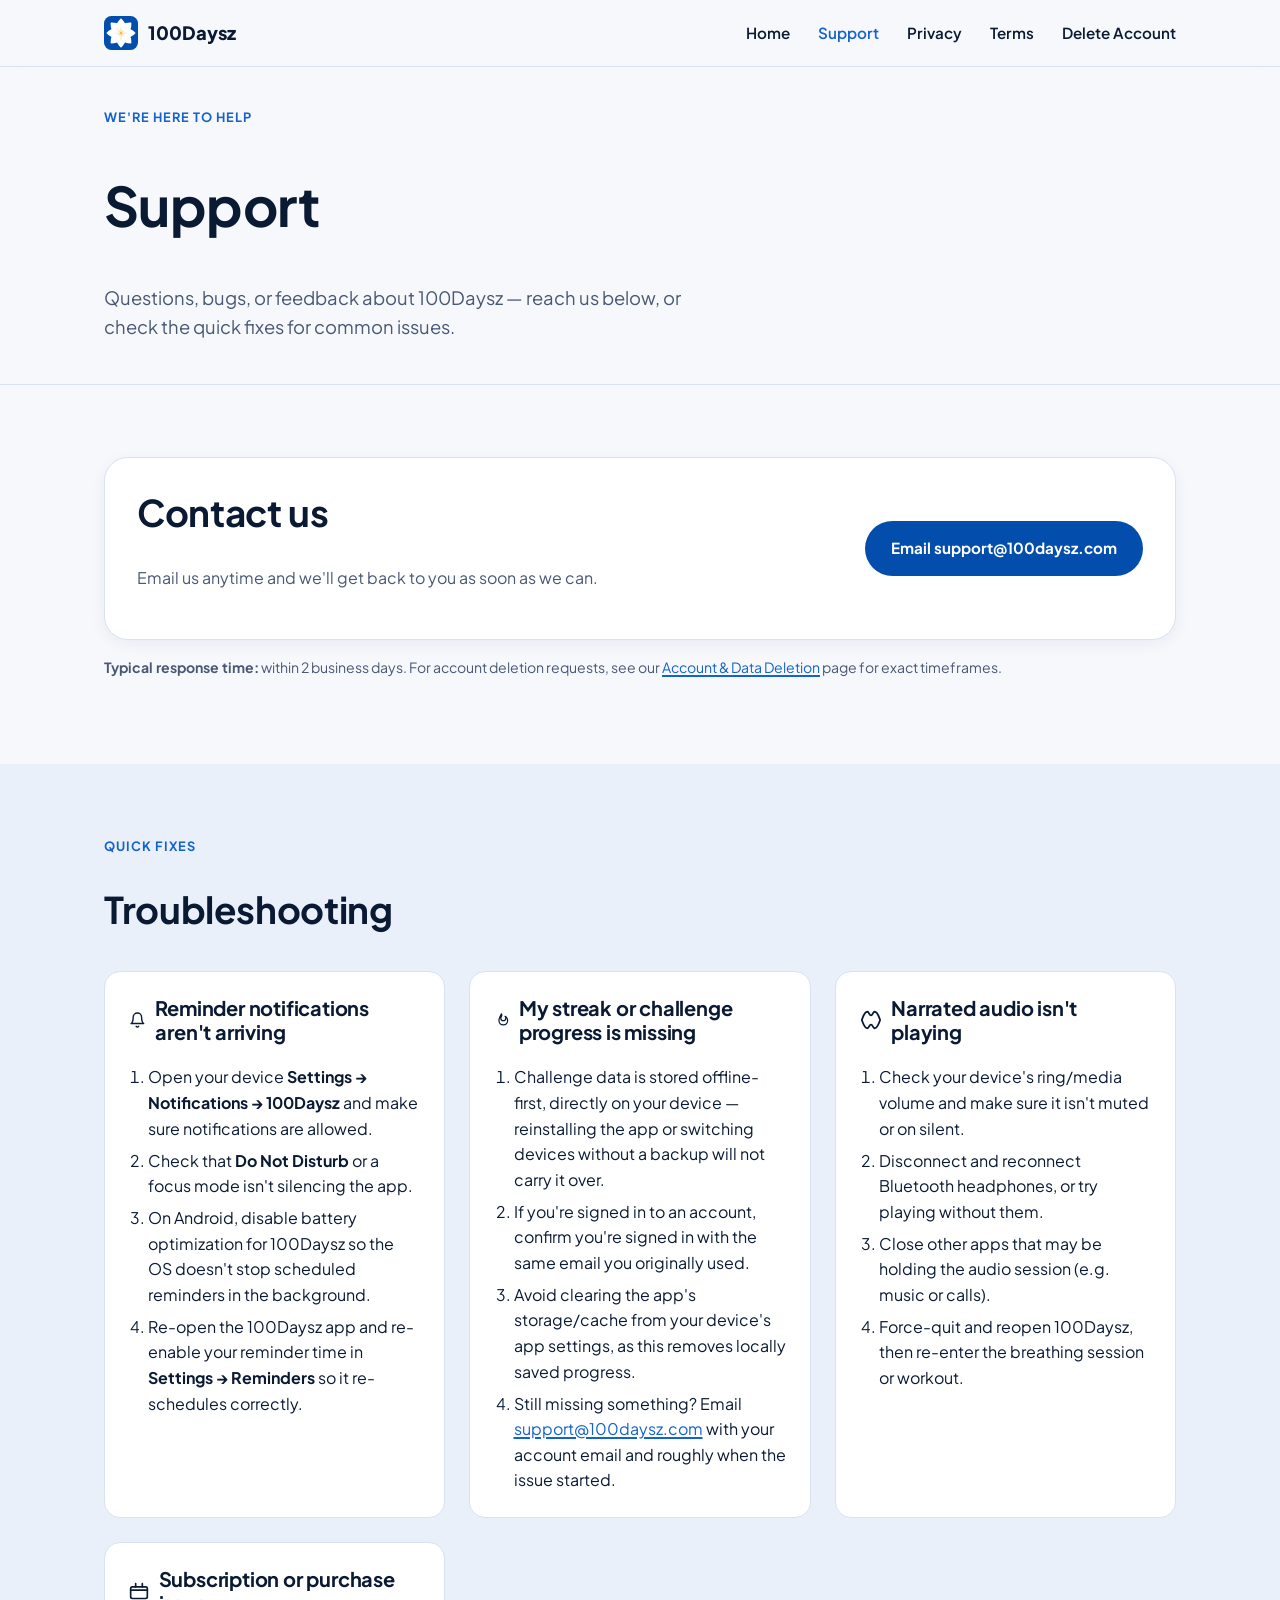
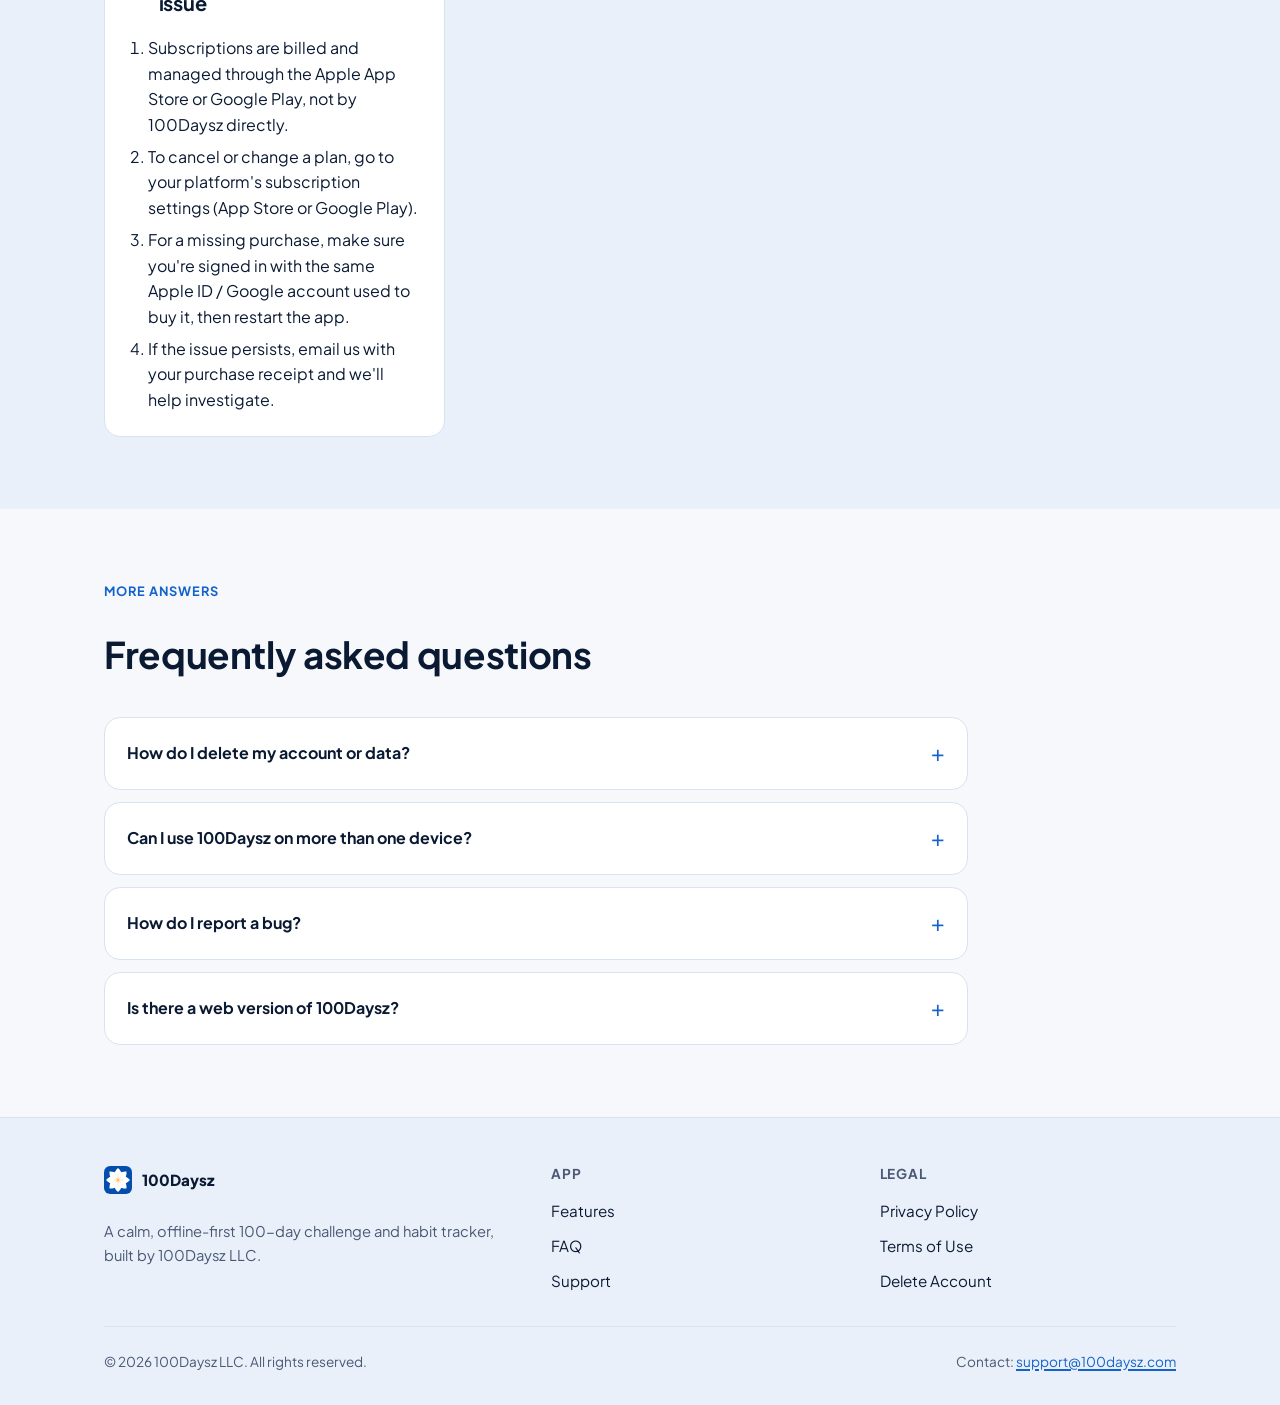
<file: support.html>
<!doctype html>
<html lang="en">
<head>
<meta charset="UTF-8" />
<meta name="viewport" content="width=device-width, initial-scale=1" />
<title>Support — 100Daysz</title>
<meta name="description" content="Get help with 100Daysz: contact support, fix notification and audio issues, restore streaks, and find answers to common questions." />
<link rel="canonical" href="https://100daysz.com/support.html" />
<meta property="og:type" content="website" />
<meta property="og:title" content="Support — 100Daysz" />
<meta property="og:description" content="Get help with 100Daysz: contact support, fix notification and audio issues, restore streaks, and find answers to common questions." />
<meta property="og:url" content="https://100daysz.com/support.html" />
<meta property="og:site_name" content="100Daysz" />
<meta property="og:image" content="https://100daysz.com/images/og-image.png" />
<meta property="og:image:width" content="1200" />
<meta property="og:image:height" content="630" />
<meta property="og:image:alt" content="100Daysz — Build habits that stick, 100 days at a time" />
<link rel="icon" href="favicon.svg" type="image/svg+xml" />
<link rel="apple-touch-icon" href="images/apple-touch-icon.png" />
<meta name="theme-color" content="#034dad" />
<link rel="preconnect" href="https://fonts.googleapis.com" />
<link rel="preconnect" href="https://fonts.gstatic.com" crossorigin />
<link href="https://fonts.googleapis.com/css2?family=Plus+Jakarta+Sans:wght@400;500;600;700;800&amp;display=swap" rel="stylesheet" />
<link rel="stylesheet" href="styles.css" />
</head>
<body>
<a class="skip-link" href="#main">Skip to content</a>

<header class="site-header">
  <nav class="nav-bar container" aria-label="Primary">
    <a class="brand" href="index.html">
      <svg class="logo-mark" aria-hidden="true" viewBox="0 0 64 64"><rect width="64" height="64" rx="14" fill="#034dad"/><g transform="translate(32 32) scale(0.95)"><g fill="#ffffff"><path d="M0 0C13 -8 11 -19 0 -29C-11 -19 -13 -8 0 0Z" transform="rotate(0)"/><path d="M0 0C13 -8 11 -19 0 -29C-11 -19 -13 -8 0 0Z" transform="rotate(45)"/><path d="M0 0C13 -8 11 -19 0 -29C-11 -19 -13 -8 0 0Z" transform="rotate(90)"/><path d="M0 0C13 -8 11 -19 0 -29C-11 -19 -13 -8 0 0Z" transform="rotate(135)"/><path d="M0 0C13 -8 11 -19 0 -29C-11 -19 -13 -8 0 0Z" transform="rotate(180)"/><path d="M0 0C13 -8 11 -19 0 -29C-11 -19 -13 -8 0 0Z" transform="rotate(225)"/><path d="M0 0C13 -8 11 -19 0 -29C-11 -19 -13 -8 0 0Z" transform="rotate(270)"/><path d="M0 0C13 -8 11 -19 0 -29C-11 -19 -13 -8 0 0Z" transform="rotate(315)"/></g><g fill="#f9ae24"><path d="M0 -16Q1.6 0 0 16Q-1.6 0 0 -16Z"/><path d="M0 -16Q1.6 0 0 16Q-1.6 0 0 -16Z" transform="rotate(90) scale(0.9)"/><path d="M0 -12Q1.3 0 0 12Q-1.3 0 0 -12Z" transform="rotate(45)"/><path d="M0 -12Q1.3 0 0 12Q-1.3 0 0 -12Z" transform="rotate(-45)"/></g></g></svg>
      100Daysz
    </a>
    <button class="nav-toggle" aria-expanded="false" aria-controls="nav-links" id="navToggle" aria-label="Toggle navigation menu">
      <svg width="20" height="20" viewBox="0 0 24 24" fill="none" stroke="currentColor" stroke-width="2" stroke-linecap="round"><line x1="3" y1="6" x2="21" y2="6"/><line x1="3" y1="12" x2="21" y2="12"/><line x1="3" y1="18" x2="21" y2="18"/></svg>
    </button>
    <ul class="nav-links" id="nav-links">
      <li><a href="index.html">Home</a></li>
      <li><a href="support.html" aria-current="page">Support</a></li>
      <li><a href="privacy.html">Privacy</a></li>
      <li><a href="terms.html">Terms</a></li>
      <li><a href="delete-account.html">Delete Account</a></li>
    </ul>
  </nav>
</header>

<main id="main">

  <section class="page-hero">
    <div class="container">
      <span class="eyebrow">We're here to help</span>
      <h1>Support</h1>
      <p class="hero-lede">Questions, bugs, or feedback about 100Daysz — reach us below, or check the quick fixes for common issues.</p>
    </div>
  </section>

  <section>
    <div class="container">
      <div class="contact-card">
        <div>
          <h2 class="mt-0">Contact us</h2>
          <p class="mt-0">Email us anytime and we'll get back to you as soon as we can.</p>
        </div>
        <a class="btn btn-primary" href="mailto:support@100daysz.com">Email support@100daysz.com</a>
      </div>
      <p class="note" style="margin-top:1rem;">
        <strong>Typical response time:</strong> within 2 business days. For account deletion requests, see our
        <a href="delete-account.html">Account &amp; Data Deletion</a> page for exact timeframes.
      </p>
    </div>
  </section>

  <section style="background:var(--color-bg-alt);">
    <div class="container">
      <div class="section-head">
        <span class="eyebrow">Quick fixes</span>
        <h2>Troubleshooting</h2>
      </div>
      <div class="troubleshoot-grid">
        <div class="troubleshoot-card">
          <h3>
            <svg width="22" height="22" viewBox="0 0 24 24" fill="none" stroke="currentColor" stroke-width="2" stroke-linecap="round" stroke-linejoin="round" aria-hidden="true"><path d="M18 8a6 6 0 0 0-12 0c0 7-3 9-3 9h18s-3-2-3-9Z"/><path d="M13.73 21a2 2 0 0 1-3.46 0"/></svg>
            Reminder notifications aren't arriving
          </h3>
          <ol>
            <li>Open your device <strong>Settings → Notifications → 100Daysz</strong> and make sure notifications are allowed.</li>
            <li>Check that <strong>Do Not Disturb</strong> or a focus mode isn't silencing the app.</li>
            <li>On Android, disable battery optimization for 100Daysz so the OS doesn't stop scheduled reminders in the background.</li>
            <li>Re-open the 100Daysz app and re-enable your reminder time in <strong>Settings → Reminders</strong> so it re-schedules correctly.</li>
          </ol>
        </div>
        <div class="troubleshoot-card">
          <h3>
            <svg width="22" height="22" viewBox="0 0 24 24" fill="none" stroke="currentColor" stroke-width="2" stroke-linecap="round" stroke-linejoin="round" aria-hidden="true"><path d="M12 2c2 3-1 4-1 7a4 4 0 0 0 8 0c0-1-.3-2-1-3 2 1 4 4 4 7a7 7 0 1 1-14 0c0-4 2-7 4-11Z"/></svg>
            My streak or challenge progress is missing
          </h3>
          <ol>
            <li>Challenge data is stored offline-first, directly on your device — reinstalling the app or switching devices without a backup will not carry it over.</li>
            <li>If you're signed in to an account, confirm you're signed in with the same email you originally used.</li>
            <li>Avoid clearing the app's storage/cache from your device's app settings, as this removes locally saved progress.</li>
            <li>Still missing something? Email <a href="mailto:support@100daysz.com">support@100daysz.com</a> with your account email and roughly when the issue started.</li>
          </ol>
        </div>
        <div class="troubleshoot-card">
          <h3>
            <svg width="22" height="22" viewBox="0 0 24 24" fill="none" stroke="currentColor" stroke-width="2" stroke-linecap="round" stroke-linejoin="round" aria-hidden="true"><path d="M2 12c2-6 4-9 6-9s2 4 4 4 2-4 4-4 4 3 6 9c-2 6-4 9-6 9s-2-4-4-4-2 4-4 4-4-3-6-9Z"/></svg>
            Narrated audio isn't playing
          </h3>
          <ol>
            <li>Check your device's ring/media volume and make sure it isn't muted or on silent.</li>
            <li>Disconnect and reconnect Bluetooth headphones, or try playing without them.</li>
            <li>Close other apps that may be holding the audio session (e.g. music or calls).</li>
            <li>Force-quit and reopen 100Daysz, then re-enter the breathing session or workout.</li>
          </ol>
        </div>
        <div class="troubleshoot-card">
          <h3>
            <svg width="22" height="22" viewBox="0 0 24 24" fill="none" stroke="currentColor" stroke-width="2" stroke-linecap="round" stroke-linejoin="round" aria-hidden="true"><rect x="2" y="7" width="20" height="14" rx="2"/><path d="M16 3v4M8 3v4M2 11h20"/></svg>
            Subscription or purchase issue
          </h3>
          <ol>
            <li>Subscriptions are billed and managed through the Apple App Store or Google Play, not by 100Daysz directly.</li>
            <li>To cancel or change a plan, go to your platform's subscription settings (App Store or Google Play).</li>
            <li>For a missing purchase, make sure you're signed in with the same Apple ID / Google account used to buy it, then restart the app.</li>
            <li>If the issue persists, email us with your purchase receipt and we'll help investigate.</li>
          </ol>
        </div>
      </div>
    </div>
  </section>

  <section>
    <div class="container">
      <div class="section-head">
        <span class="eyebrow">More answers</span>
        <h2>Frequently asked questions</h2>
      </div>
      <div class="faq-list">
        <details class="faq-item">
          <summary>How do I delete my account or data?</summary>
          <p class="faq-answer">Use the in-app account deletion option, or email us — full steps are on the <a href="delete-account.html">Account &amp; Data Deletion</a> page.</p>
        </details>
        <details class="faq-item">
          <summary>Can I use 100Daysz on more than one device?</summary>
          <p class="faq-answer">You can install 100Daysz on multiple devices and sign in with the same account to manage your subscription. Local challenge data stays on the device where it was created.</p>
        </details>
        <details class="faq-item">
          <summary>How do I report a bug?</summary>
          <p class="faq-answer">Email <a href="mailto:support@100daysz.com">support@100daysz.com</a> with your device model, OS version, and the steps that led to the problem — screenshots or screen recordings help a lot.</p>
        </details>
        <details class="faq-item">
          <summary>Is there a web version of 100Daysz?</summary>
          <p class="faq-answer">Not currently. 100Daysz is a mobile app for iPhone and Android, built with Flutter.</p>
        </details>
      </div>
    </div>
  </section>

</main>

<footer class="site-footer">
  <div class="container">
    <div class="footer-grid">
      <div>
        <a class="footer-brand" href="index.html">
          <svg class="logo-mark" width="28" height="28" aria-hidden="true" viewBox="0 0 64 64"><rect width="64" height="64" rx="14" fill="#034dad"/><g transform="translate(32 32) scale(0.95)"><g fill="#ffffff"><path d="M0 0C13 -8 11 -19 0 -29C-11 -19 -13 -8 0 0Z" transform="rotate(0)"/><path d="M0 0C13 -8 11 -19 0 -29C-11 -19 -13 -8 0 0Z" transform="rotate(45)"/><path d="M0 0C13 -8 11 -19 0 -29C-11 -19 -13 -8 0 0Z" transform="rotate(90)"/><path d="M0 0C13 -8 11 -19 0 -29C-11 -19 -13 -8 0 0Z" transform="rotate(135)"/><path d="M0 0C13 -8 11 -19 0 -29C-11 -19 -13 -8 0 0Z" transform="rotate(180)"/><path d="M0 0C13 -8 11 -19 0 -29C-11 -19 -13 -8 0 0Z" transform="rotate(225)"/><path d="M0 0C13 -8 11 -19 0 -29C-11 -19 -13 -8 0 0Z" transform="rotate(270)"/><path d="M0 0C13 -8 11 -19 0 -29C-11 -19 -13 -8 0 0Z" transform="rotate(315)"/></g><g fill="#f9ae24"><path d="M0 -16Q1.6 0 0 16Q-1.6 0 0 -16Z"/><path d="M0 -16Q1.6 0 0 16Q-1.6 0 0 -16Z" transform="rotate(90) scale(0.9)"/><path d="M0 -12Q1.3 0 0 12Q-1.3 0 0 -12Z" transform="rotate(45)"/><path d="M0 -12Q1.3 0 0 12Q-1.3 0 0 -12Z" transform="rotate(-45)"/></g></g></svg>
          100Daysz
        </a>
        <p class="footer-tagline">A calm, offline-first 100-day challenge and habit tracker, built by 100Daysz LLC.</p>
      </div>
      <div>
        <h4>App</h4>
        <ul>
          <li><a href="index.html#features">Features</a></li>
          <li><a href="index.html#faq">FAQ</a></li>
          <li><a href="support.html">Support</a></li>
        </ul>
      </div>
      <div>
        <h4>Legal</h4>
        <ul>
          <li><a href="privacy.html">Privacy Policy</a></li>
          <li><a href="terms.html">Terms of Use</a></li>
          <li><a href="delete-account.html">Delete Account</a></li>
        </ul>
      </div>
    </div>
    <div class="footer-bottom">
      <span>&copy; 2026 100Daysz LLC. All rights reserved.</span>
      <span>Contact: <a href="mailto:support@100daysz.com">support@100daysz.com</a></span>
    </div>
  </div>
</footer>

<script src="nav.js"></script>
</body>
</html>
</file>
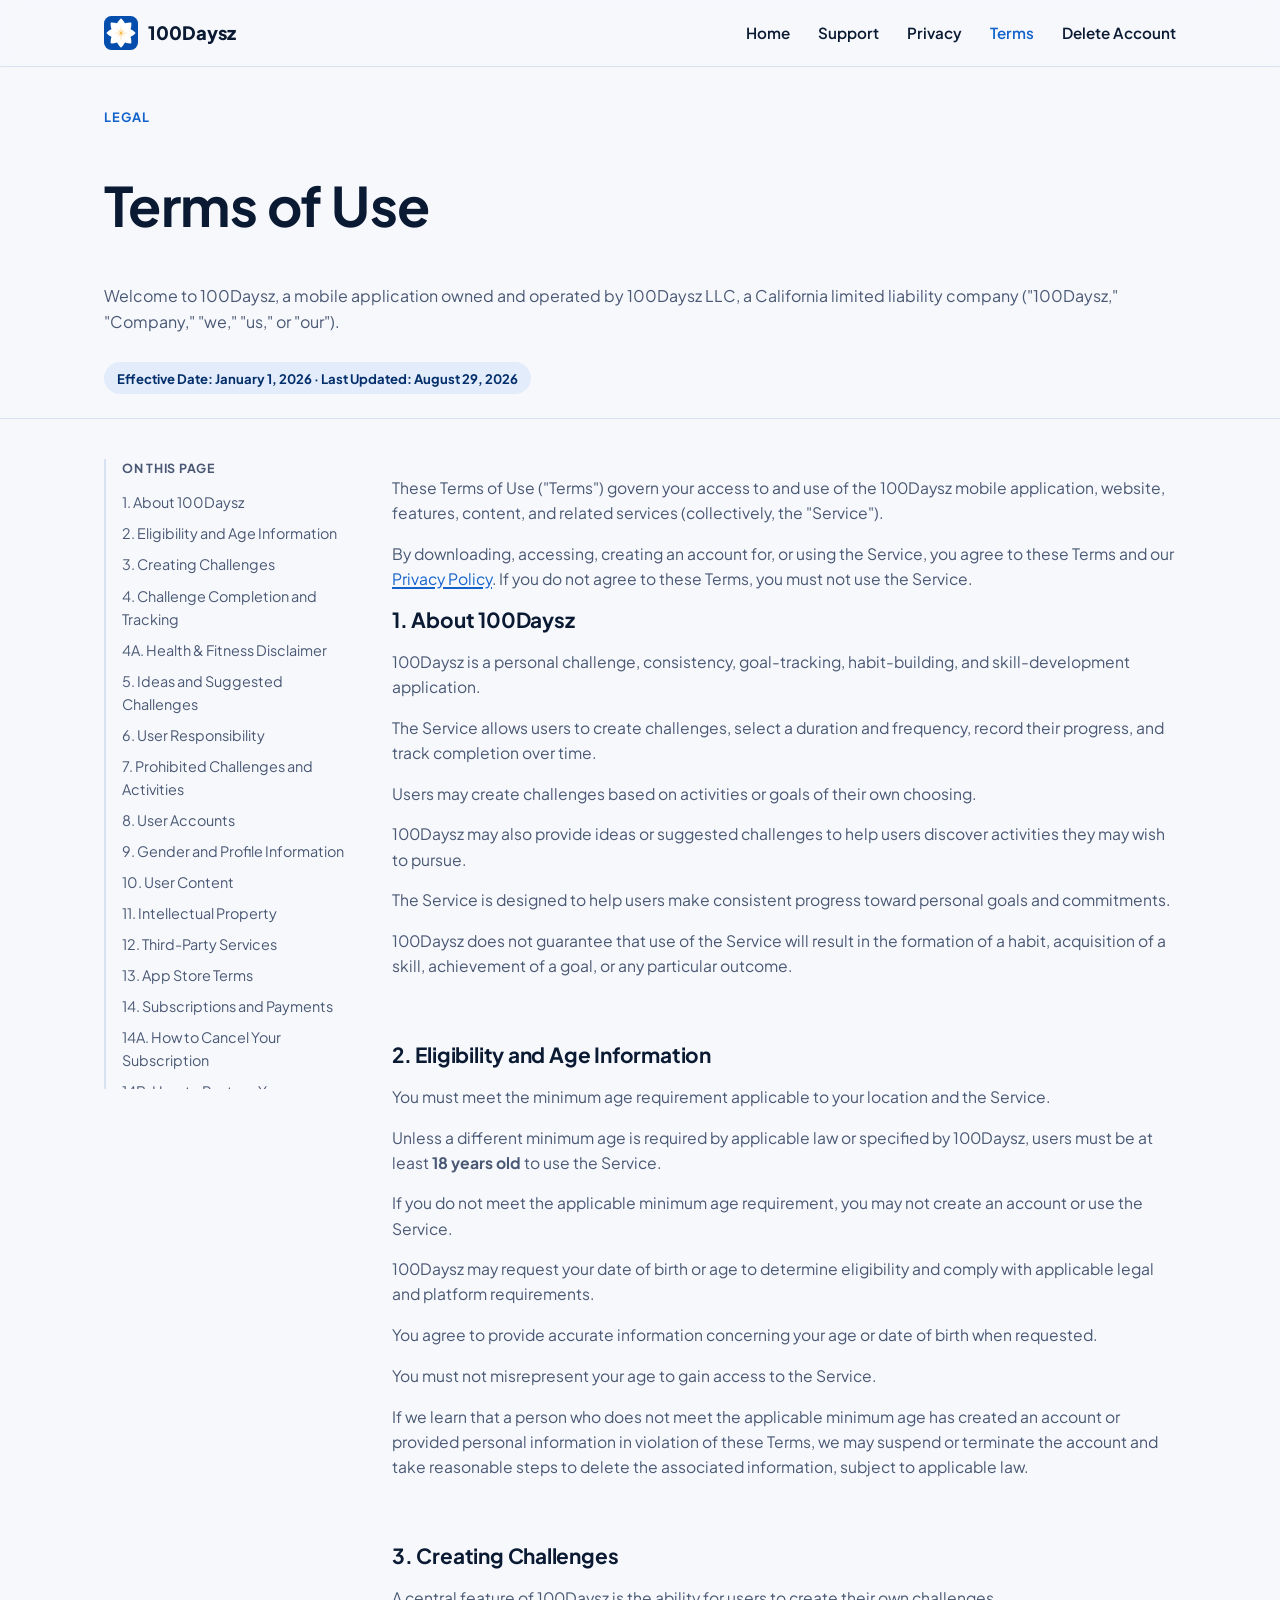
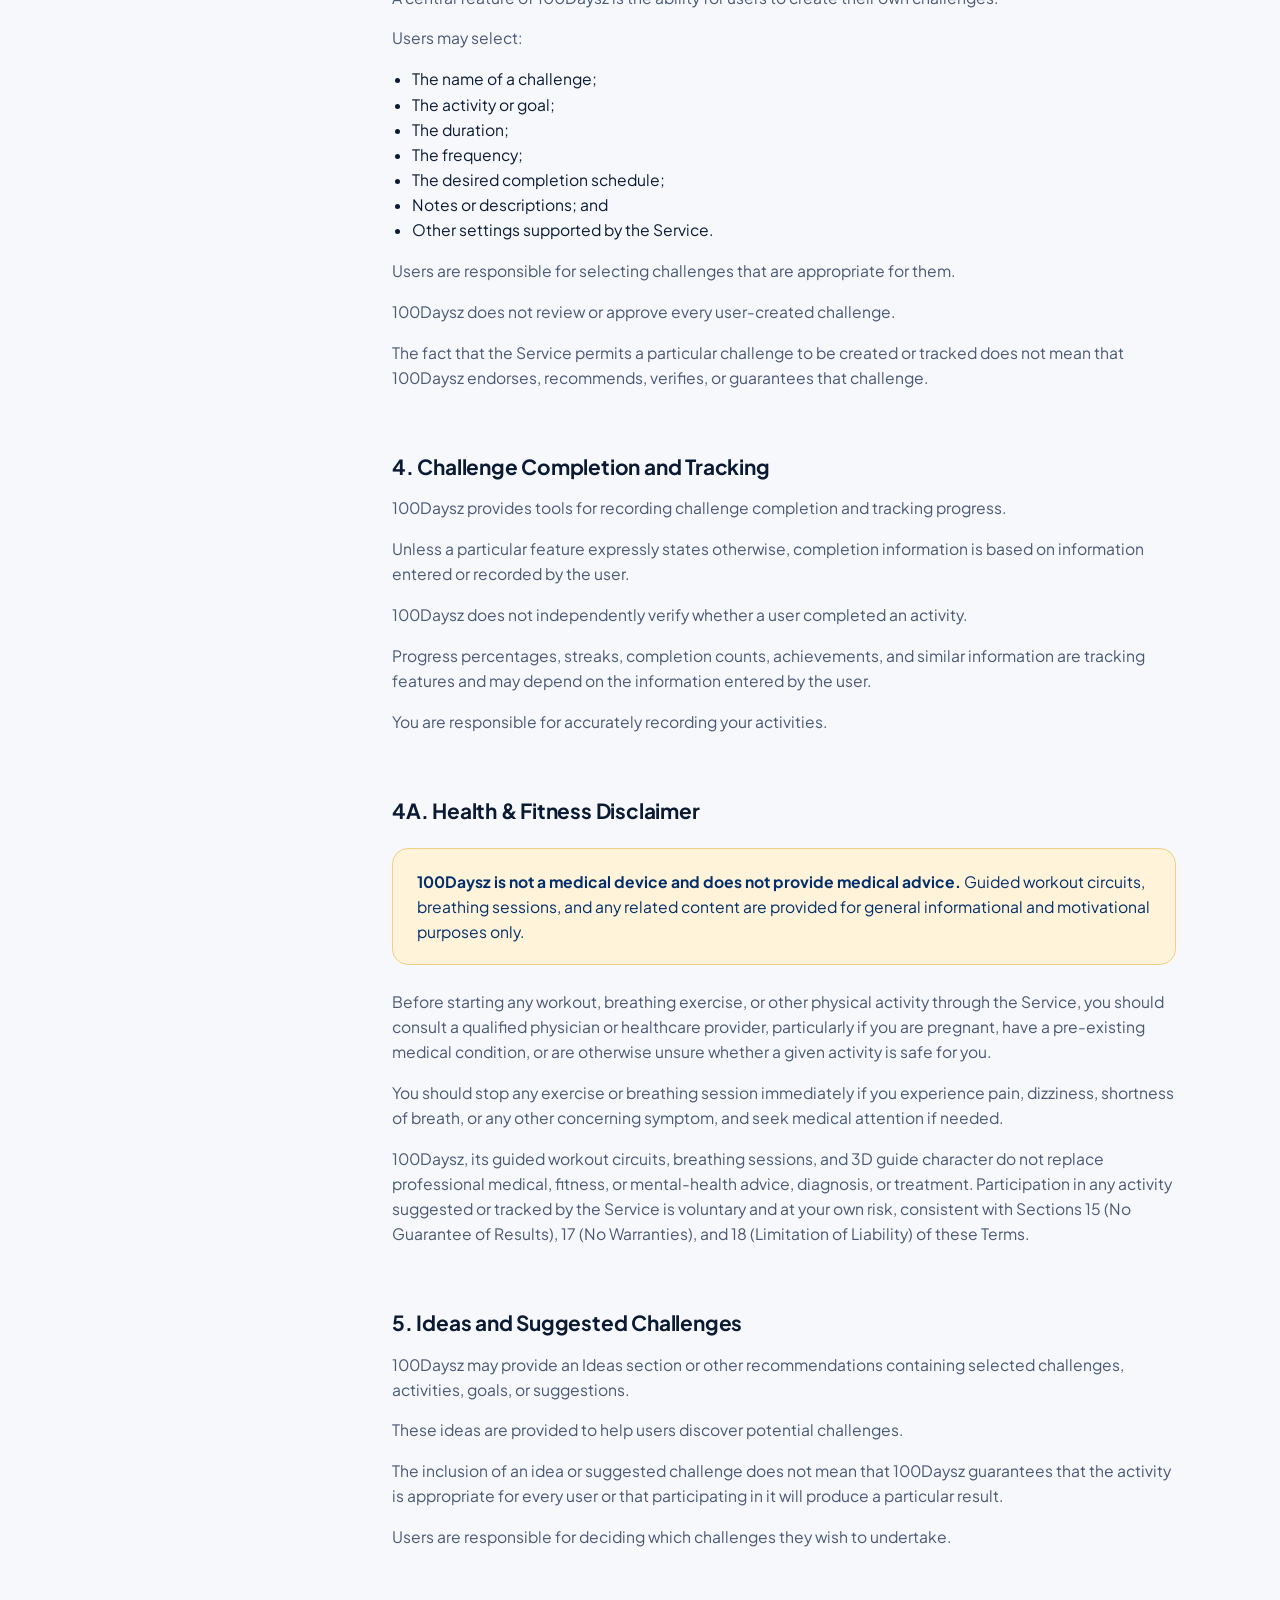
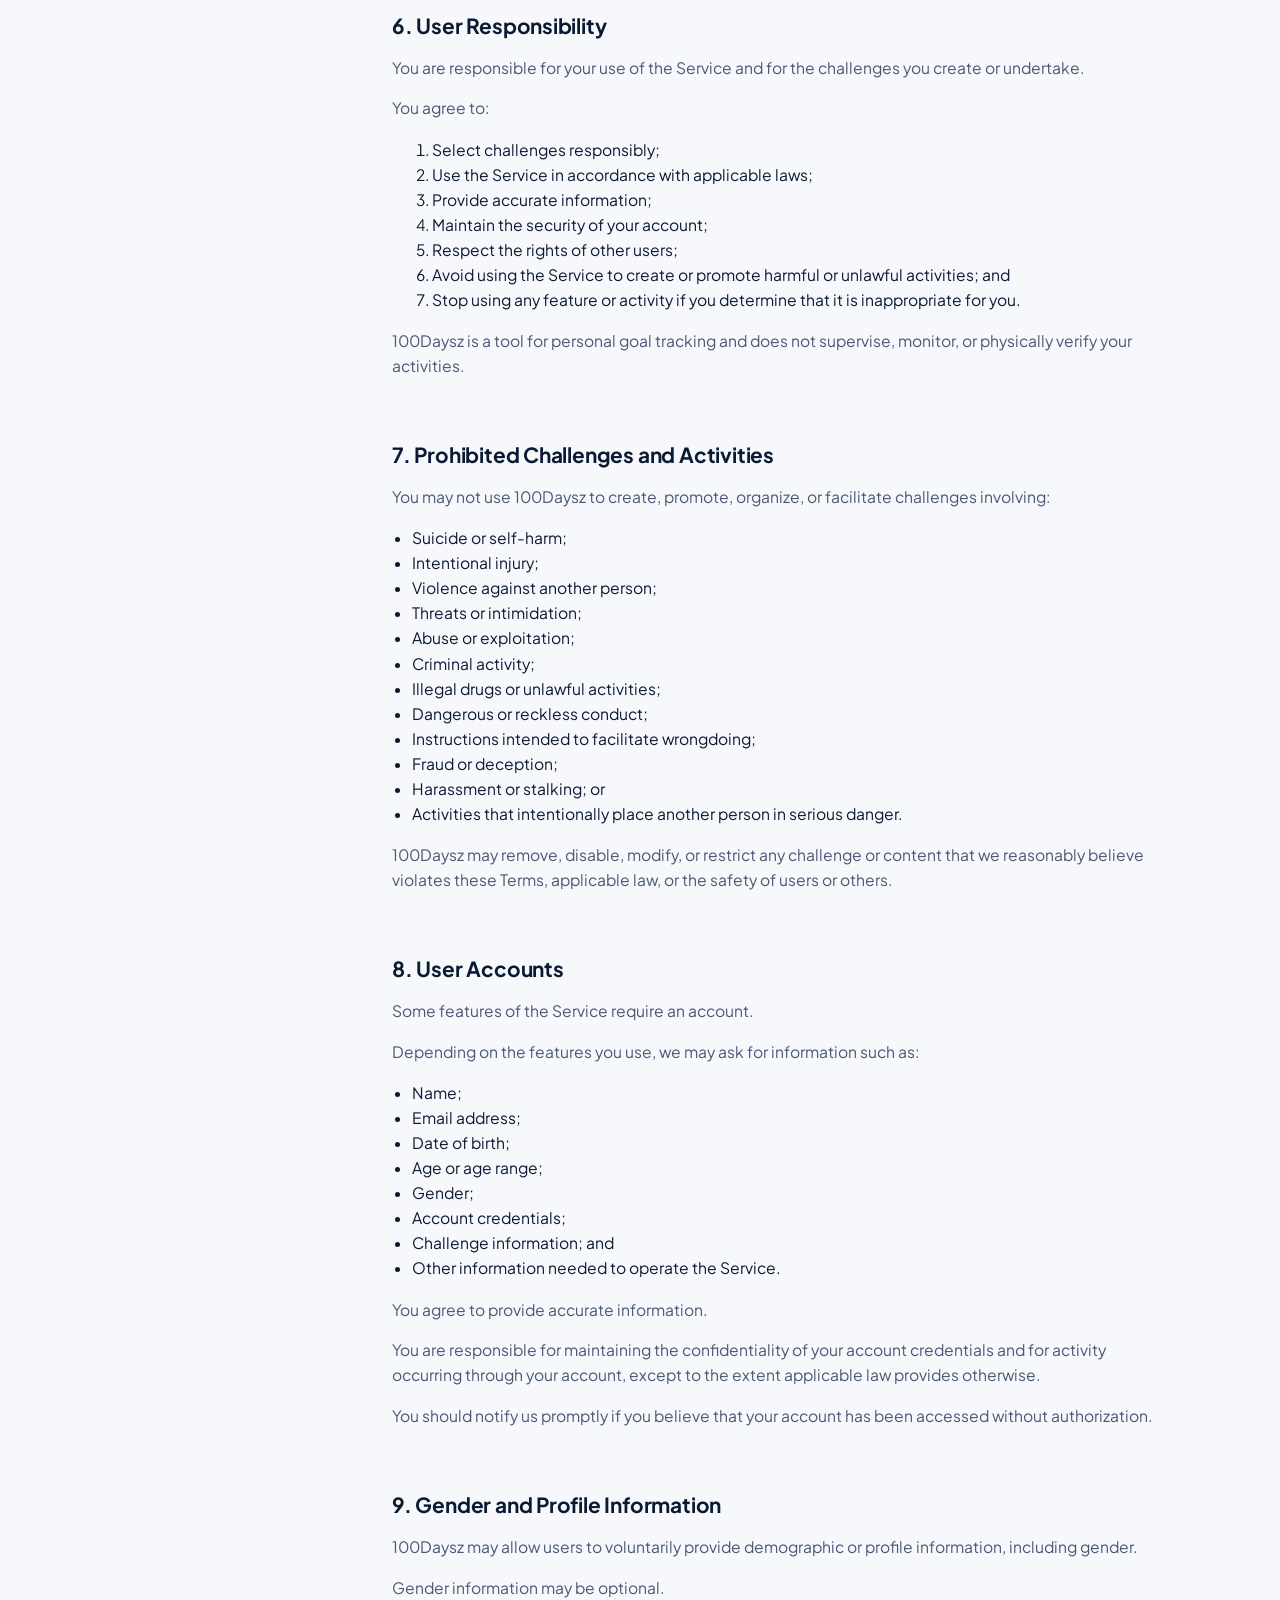
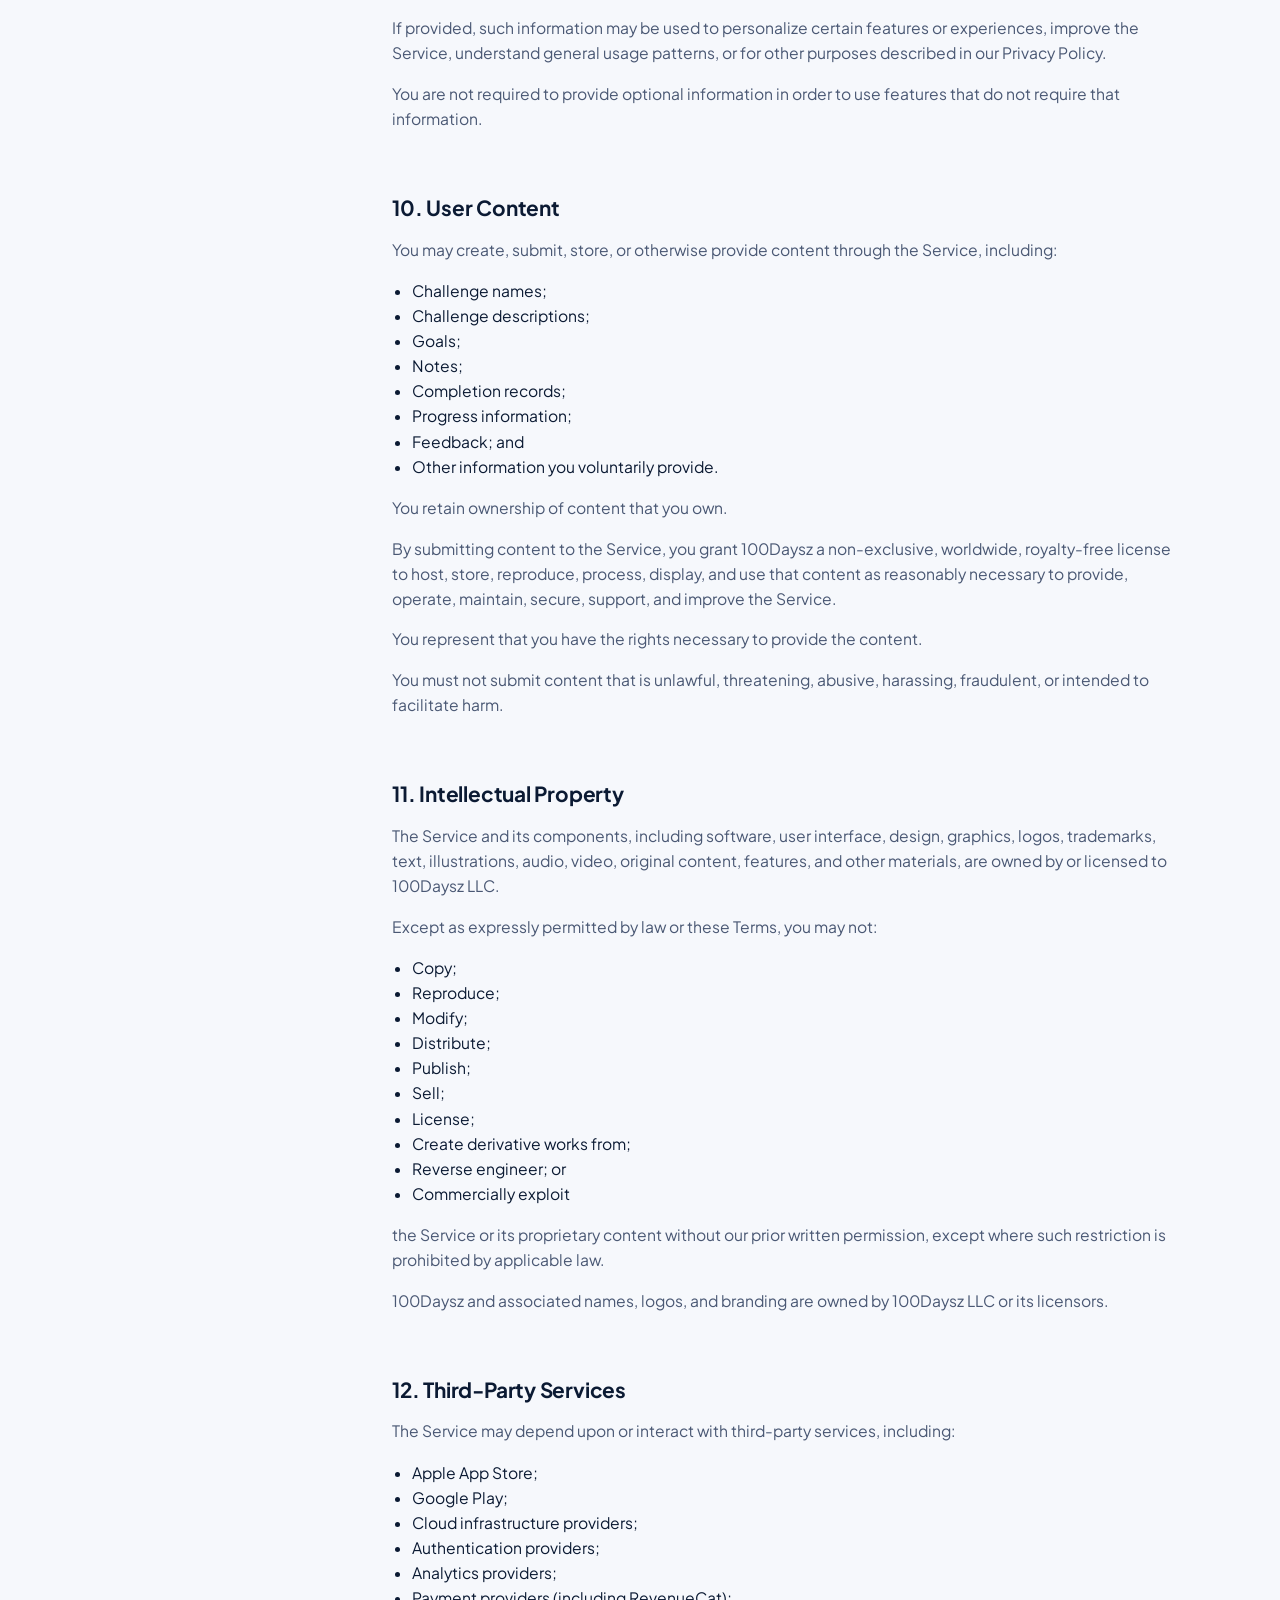
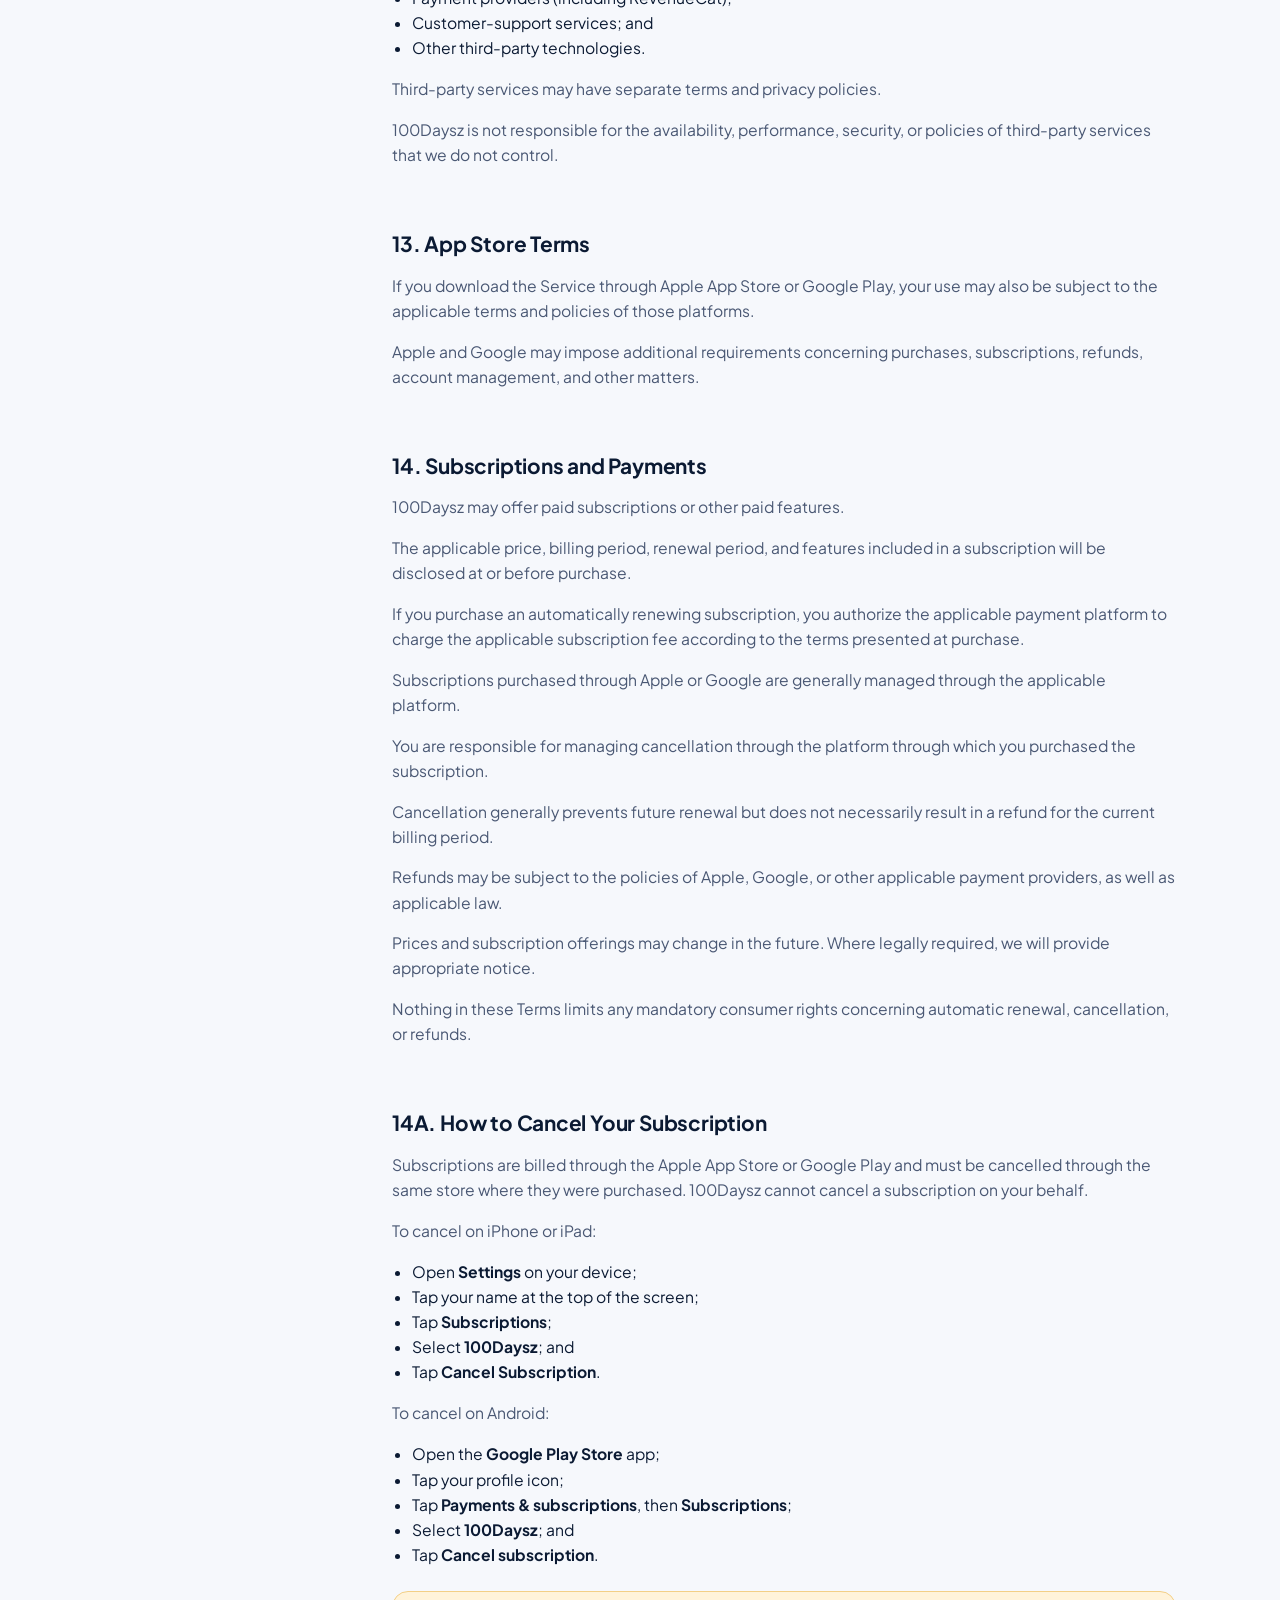
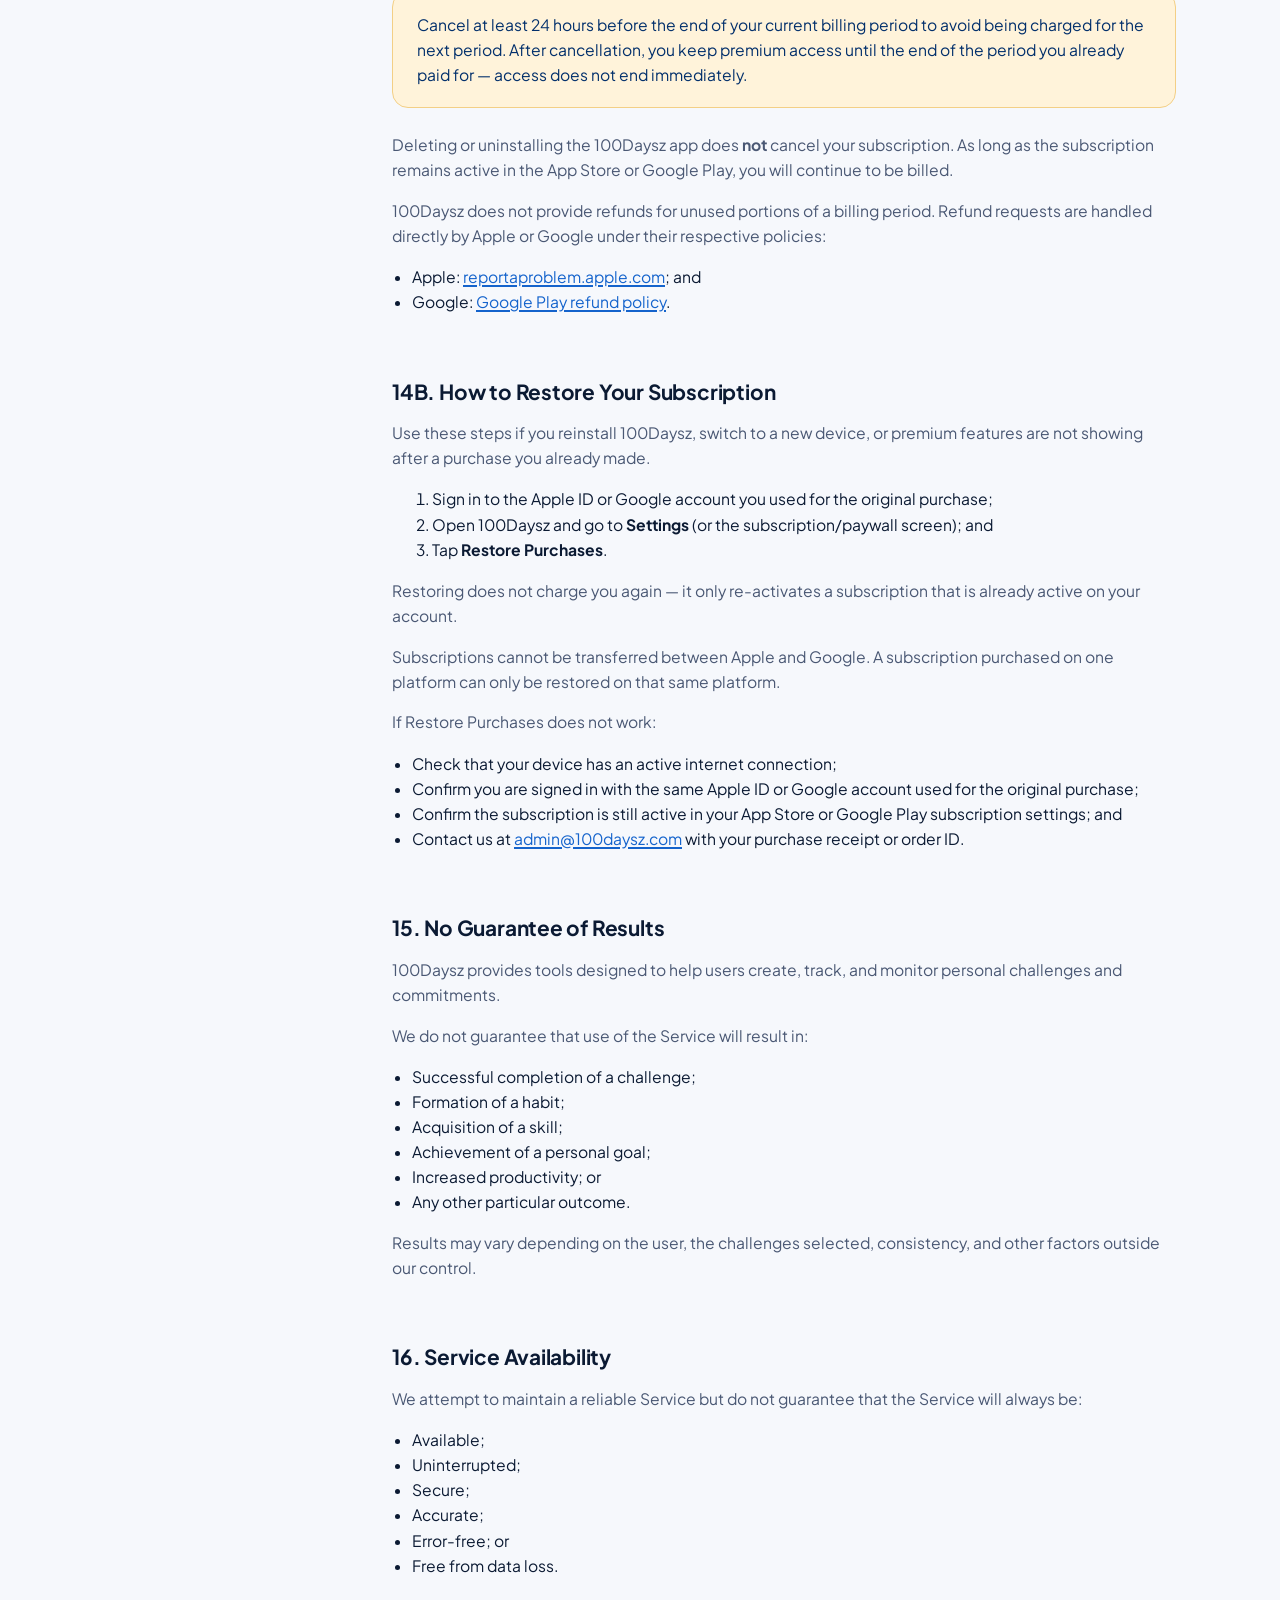
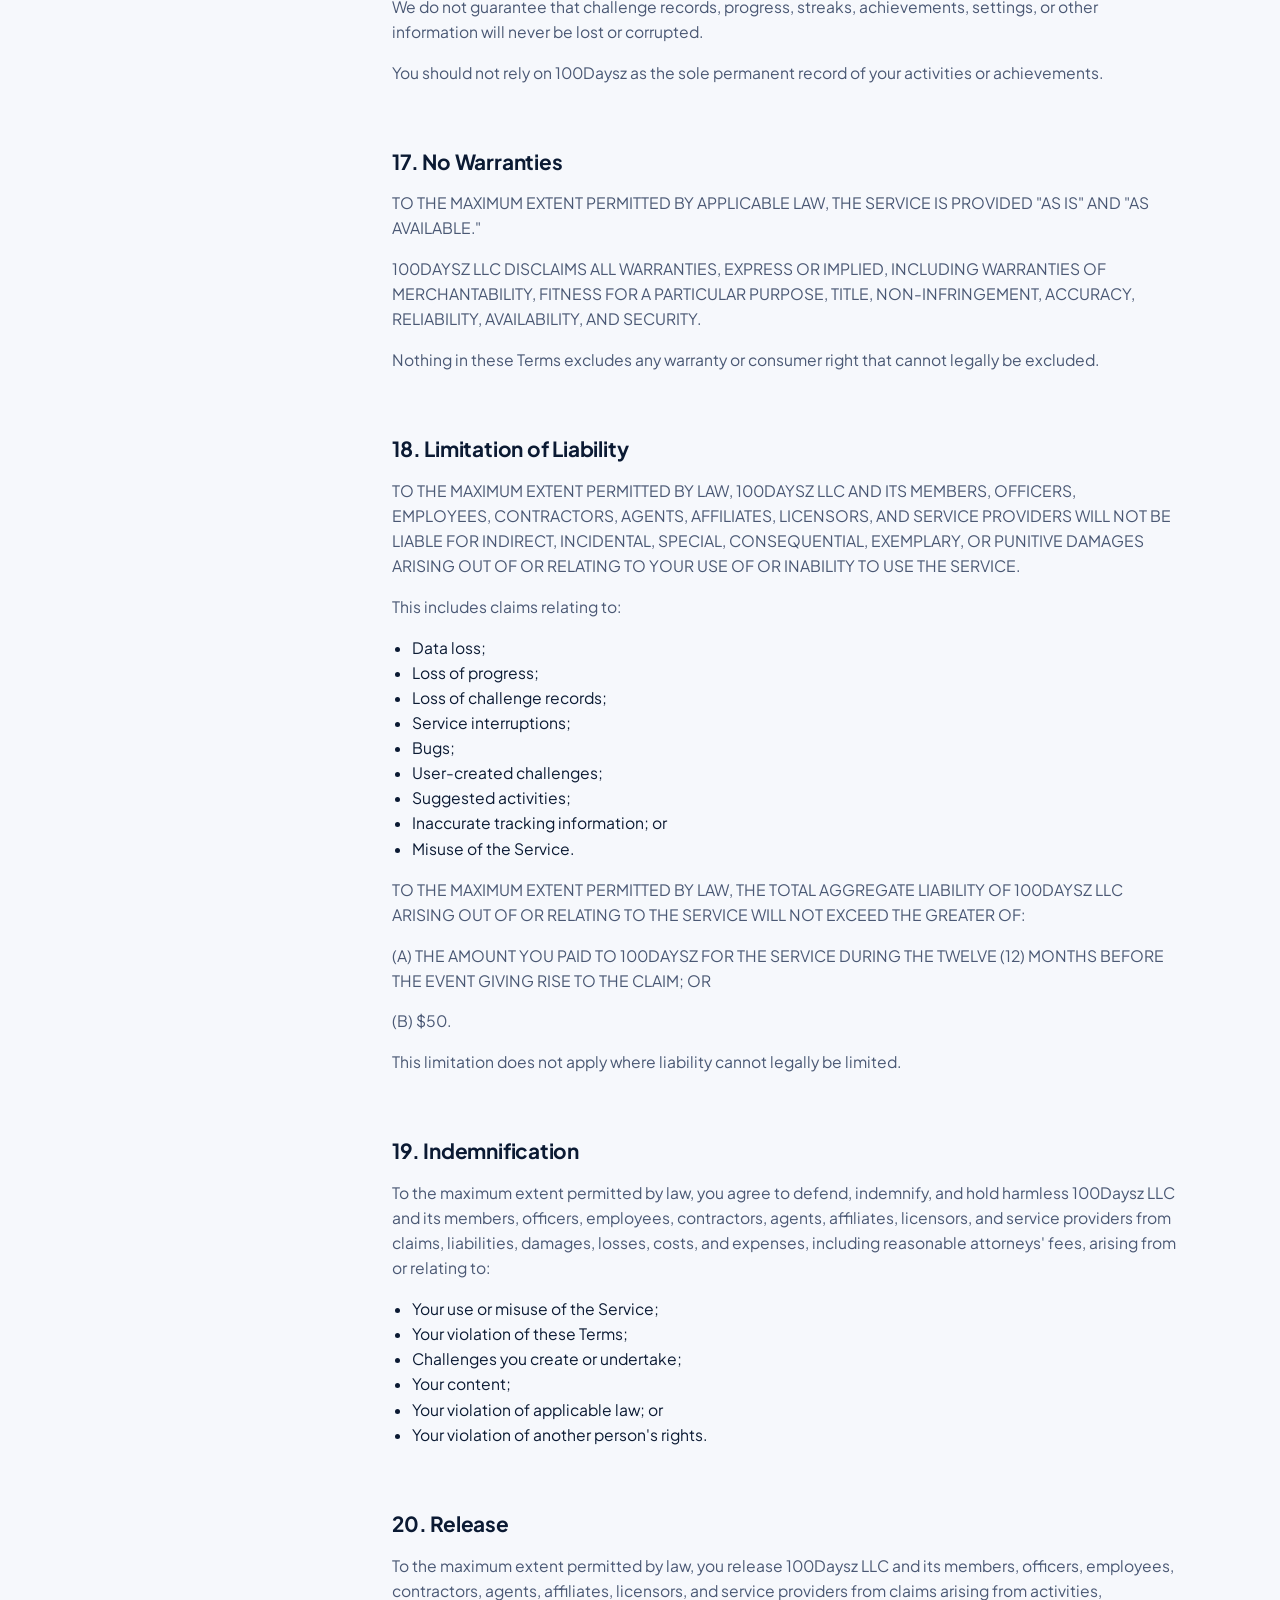
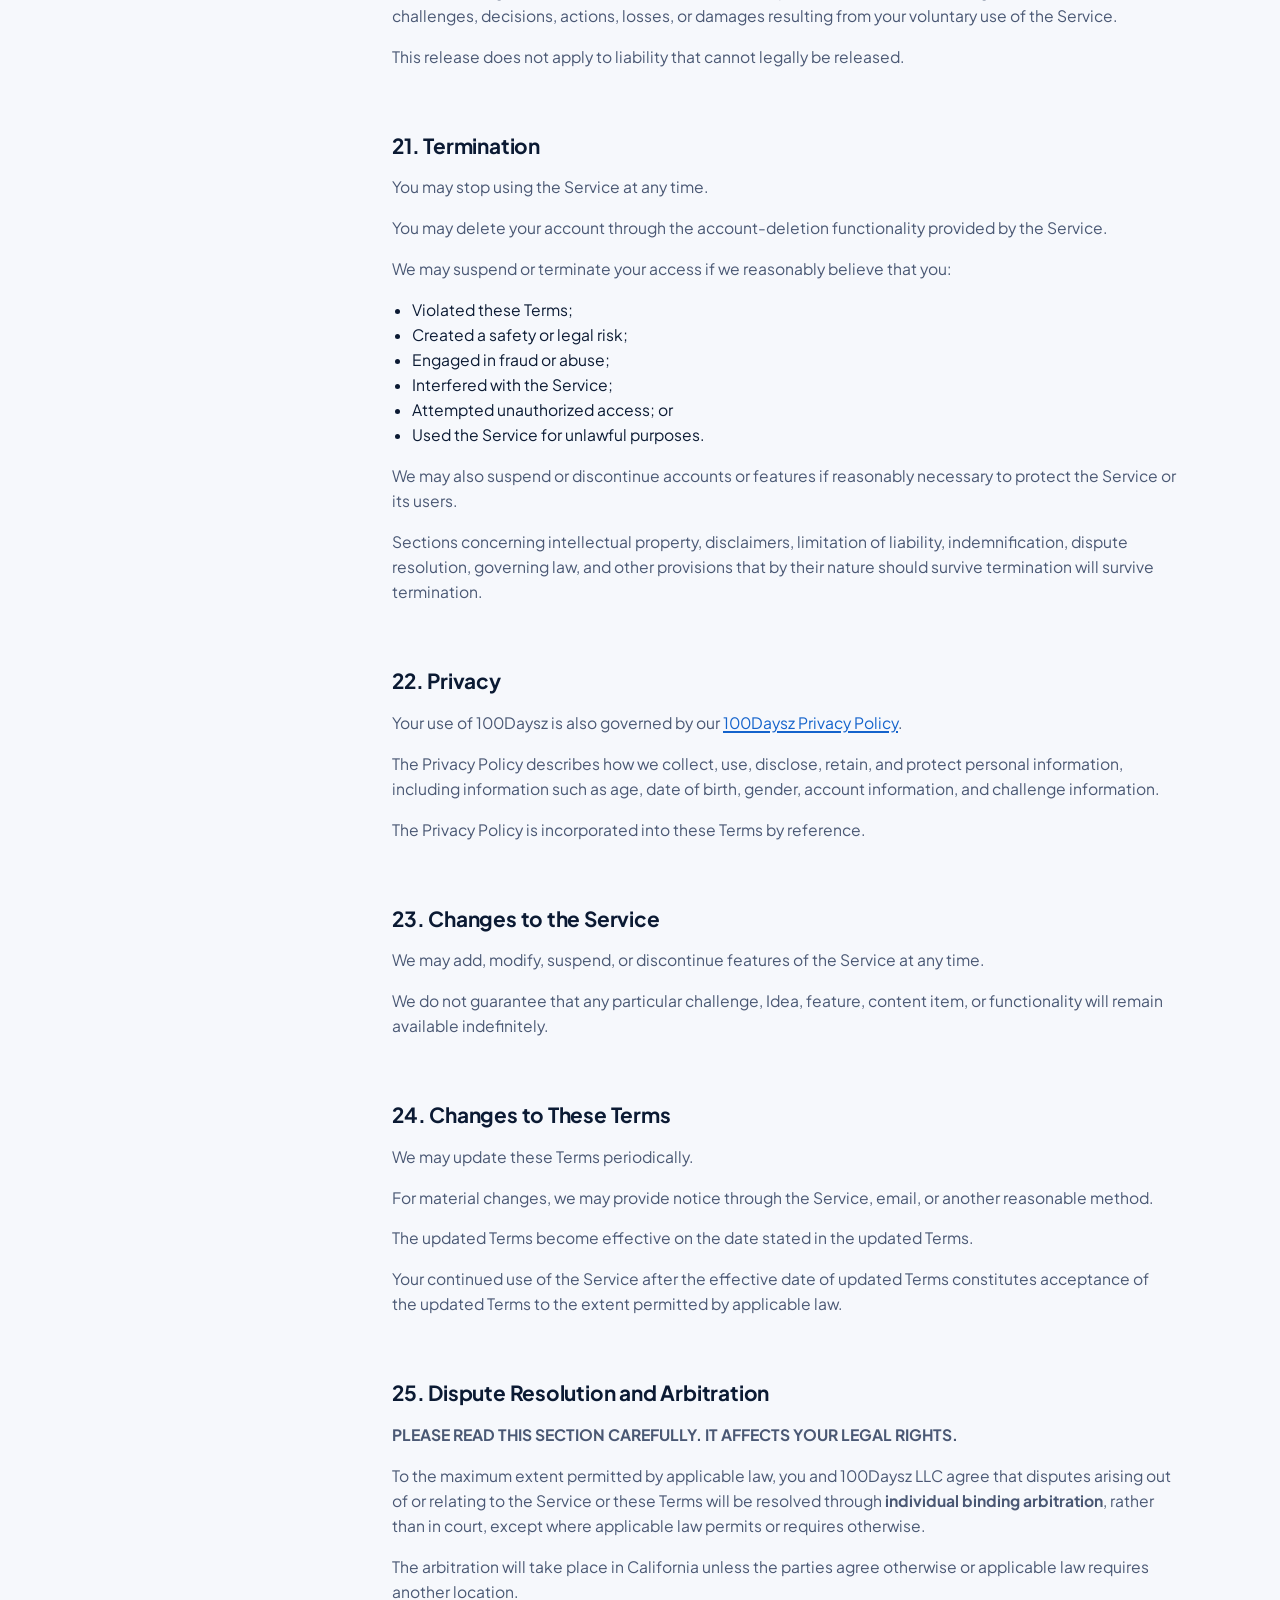
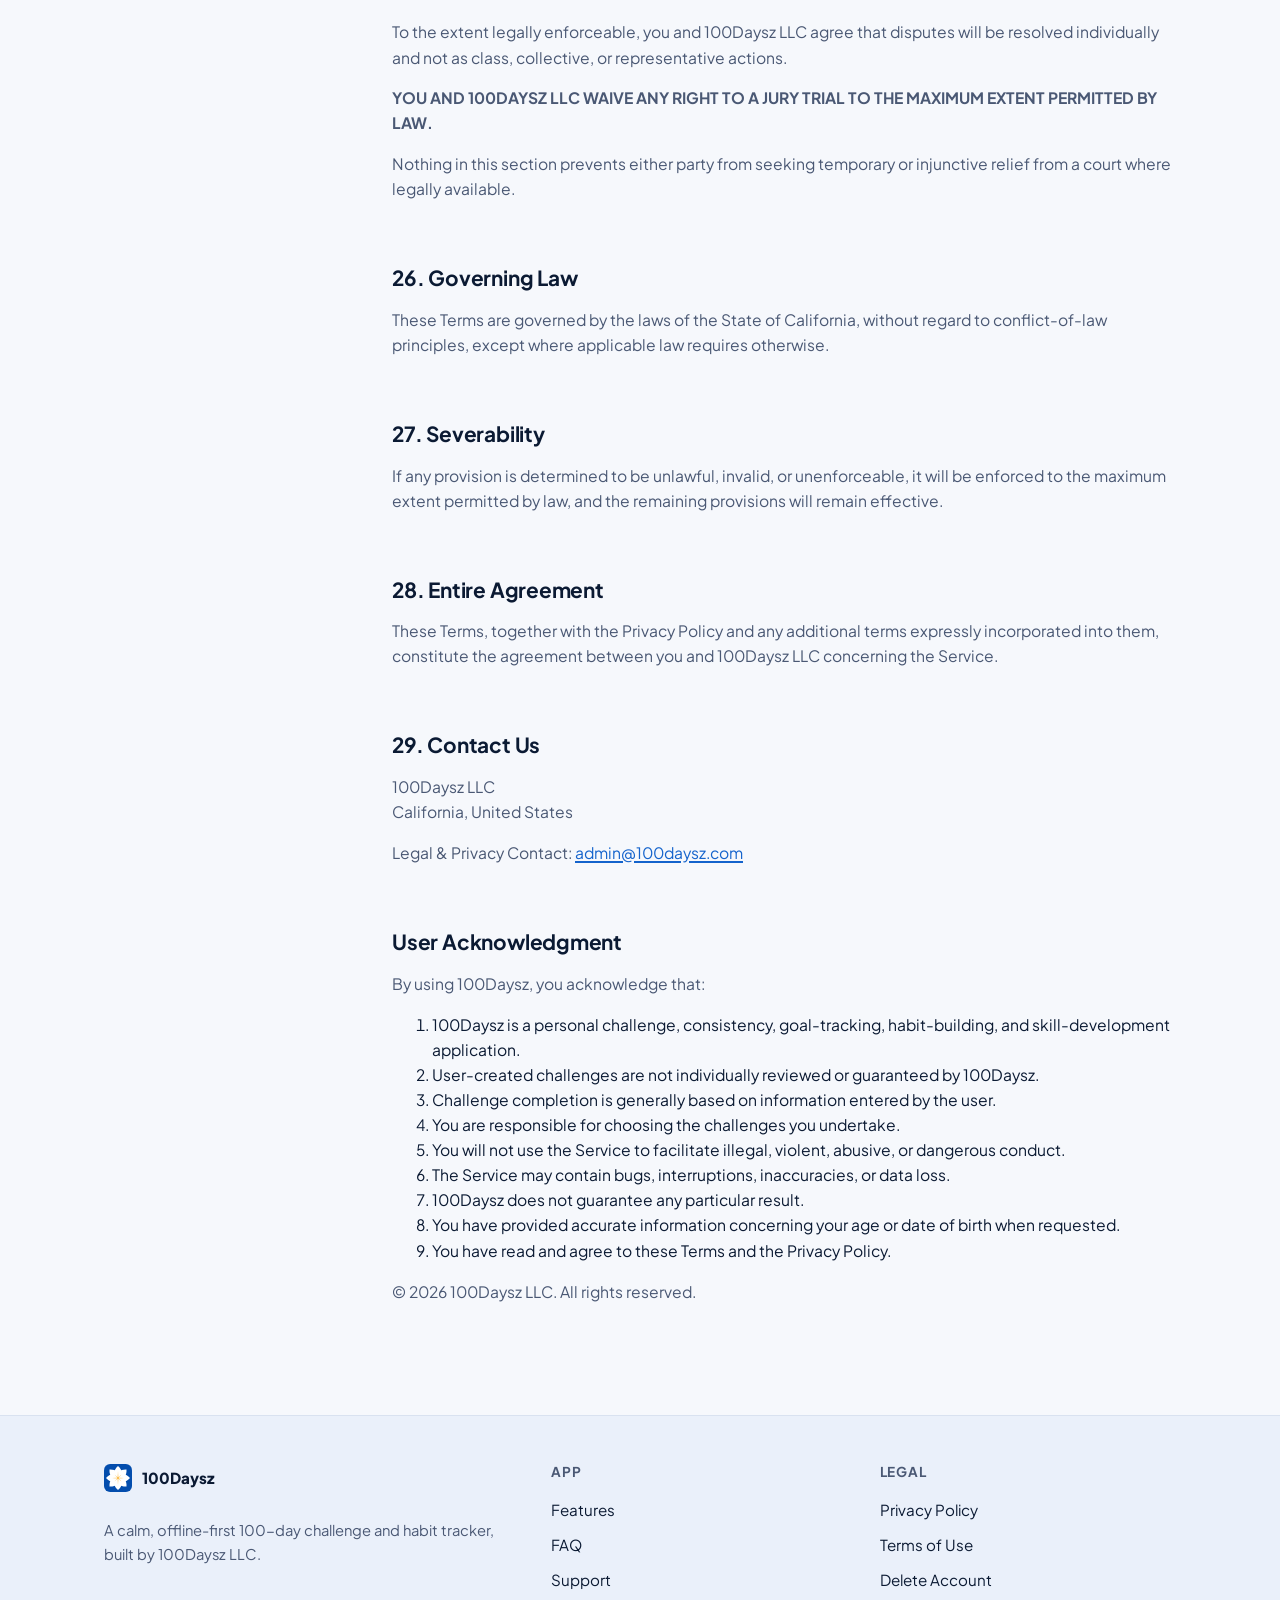
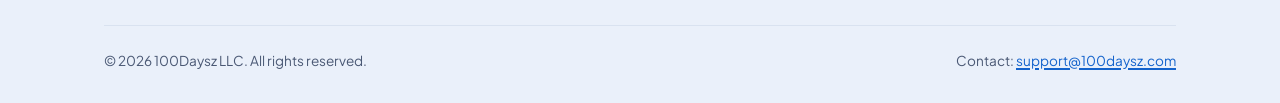
<file: terms.html>
<!doctype html>
<html lang="en">
<head>
<meta charset="UTF-8" />
<meta name="viewport" content="width=device-width, initial-scale=1" />
<title>Terms of Use — 100Daysz</title>
<meta name="description" content="The Terms of Use governing your access to and use of the 100Daysz mobile application, including our health and fitness disclaimer." />
<link rel="canonical" href="https://100daysz.com/terms.html" />
<meta property="og:type" content="website" />
<meta property="og:title" content="Terms of Use — 100Daysz" />
<meta property="og:description" content="The Terms of Use governing your access to and use of the 100Daysz mobile application." />
<meta property="og:url" content="https://100daysz.com/terms.html" />
<meta property="og:site_name" content="100Daysz" />
<meta property="og:image" content="https://100daysz.com/images/og-image.png" />
<meta property="og:image:width" content="1200" />
<meta property="og:image:height" content="630" />
<meta property="og:image:alt" content="100Daysz — Build habits that stick, 100 days at a time" />
<link rel="icon" href="favicon.svg" type="image/svg+xml" />
<link rel="apple-touch-icon" href="images/apple-touch-icon.png" />
<meta name="theme-color" content="#034dad" />
<link rel="preconnect" href="https://fonts.googleapis.com" />
<link rel="preconnect" href="https://fonts.gstatic.com" crossorigin />
<link href="https://fonts.googleapis.com/css2?family=Plus+Jakarta+Sans:wght@400;500;600;700;800&amp;display=swap" rel="stylesheet" />
<link rel="stylesheet" href="styles.css" />
</head>
<body>
<a class="skip-link" href="#main">Skip to content</a>

<header class="site-header">
  <nav class="nav-bar container" aria-label="Primary">
    <a class="brand" href="index.html">
      <svg class="logo-mark" aria-hidden="true" viewBox="0 0 64 64"><rect width="64" height="64" rx="14" fill="#034dad"/><g transform="translate(32 32) scale(0.95)"><g fill="#ffffff"><path d="M0 0C13 -8 11 -19 0 -29C-11 -19 -13 -8 0 0Z" transform="rotate(0)"/><path d="M0 0C13 -8 11 -19 0 -29C-11 -19 -13 -8 0 0Z" transform="rotate(45)"/><path d="M0 0C13 -8 11 -19 0 -29C-11 -19 -13 -8 0 0Z" transform="rotate(90)"/><path d="M0 0C13 -8 11 -19 0 -29C-11 -19 -13 -8 0 0Z" transform="rotate(135)"/><path d="M0 0C13 -8 11 -19 0 -29C-11 -19 -13 -8 0 0Z" transform="rotate(180)"/><path d="M0 0C13 -8 11 -19 0 -29C-11 -19 -13 -8 0 0Z" transform="rotate(225)"/><path d="M0 0C13 -8 11 -19 0 -29C-11 -19 -13 -8 0 0Z" transform="rotate(270)"/><path d="M0 0C13 -8 11 -19 0 -29C-11 -19 -13 -8 0 0Z" transform="rotate(315)"/></g><g fill="#f9ae24"><path d="M0 -16Q1.6 0 0 16Q-1.6 0 0 -16Z"/><path d="M0 -16Q1.6 0 0 16Q-1.6 0 0 -16Z" transform="rotate(90) scale(0.9)"/><path d="M0 -12Q1.3 0 0 12Q-1.3 0 0 -12Z" transform="rotate(45)"/><path d="M0 -12Q1.3 0 0 12Q-1.3 0 0 -12Z" transform="rotate(-45)"/></g></g></svg>
      100Daysz
    </a>
    <button class="nav-toggle" aria-expanded="false" aria-controls="nav-links" id="navToggle" aria-label="Toggle navigation menu">
      <svg width="20" height="20" viewBox="0 0 24 24" fill="none" stroke="currentColor" stroke-width="2" stroke-linecap="round"><line x1="3" y1="6" x2="21" y2="6"/><line x1="3" y1="12" x2="21" y2="12"/><line x1="3" y1="18" x2="21" y2="18"/></svg>
    </button>
    <ul class="nav-links" id="nav-links">
      <li><a href="index.html">Home</a></li>
      <li><a href="support.html">Support</a></li>
      <li><a href="privacy.html">Privacy</a></li>
      <li><a href="terms.html" aria-current="page">Terms</a></li>
      <li><a href="delete-account.html">Delete Account</a></li>
    </ul>
  </nav>
</header>

<main id="main">
  <section class="page-hero">
    <div class="container">
      <span class="eyebrow">Legal</span>
      <h1>Terms of Use</h1>
      <p>Welcome to 100Daysz, a mobile application owned and operated by 100Daysz LLC, a California limited liability company ("100Daysz," "Company," "we," "us," or "our").</p>
      <span class="updated-badge">Effective Date: January 1, 2026 &middot; Last Updated: August 29, 2026</span>
    </div>
  </section>

  <div class="container legal-wrap">
    <nav class="legal-toc" aria-label="Terms of Use sections">
      <strong>On this page</strong>
      <ol>
        <li><a href="#about">1. About 100Daysz</a></li>
        <li><a href="#eligibility">2. Eligibility and Age Information</a></li>
        <li><a href="#creating-challenges">3. Creating Challenges</a></li>
        <li><a href="#completion-tracking">4. Challenge Completion and Tracking</a></li>
        <li><a href="#health-disclaimer">4A. Health &amp; Fitness Disclaimer</a></li>
        <li><a href="#ideas">5. Ideas and Suggested Challenges</a></li>
        <li><a href="#user-responsibility">6. User Responsibility</a></li>
        <li><a href="#prohibited">7. Prohibited Challenges and Activities</a></li>
        <li><a href="#user-accounts">8. User Accounts</a></li>
        <li><a href="#gender-profile">9. Gender and Profile Information</a></li>
        <li><a href="#user-content">10. User Content</a></li>
        <li><a href="#ip">11. Intellectual Property</a></li>
        <li><a href="#third-party-services">12. Third-Party Services</a></li>
        <li><a href="#app-store-terms">13. App Store Terms</a></li>
        <li><a href="#subscriptions">14. Subscriptions and Payments</a></li>
        <li><a href="#cancel-subscription">14A. How to Cancel Your Subscription</a></li>
        <li><a href="#restore-subscription">14B. How to Restore Your Subscription</a></li>
        <li><a href="#no-guarantee">15. No Guarantee of Results</a></li>
        <li><a href="#availability">16. Service Availability</a></li>
        <li><a href="#no-warranties">17. No Warranties</a></li>
        <li><a href="#liability">18. Limitation of Liability</a></li>
        <li><a href="#indemnification">19. Indemnification</a></li>
        <li><a href="#release">20. Release</a></li>
        <li><a href="#termination">21. Termination</a></li>
        <li><a href="#privacy">22. Privacy</a></li>
        <li><a href="#changes-service">23. Changes to the Service</a></li>
        <li><a href="#changes-terms">24. Changes to These Terms</a></li>
        <li><a href="#arbitration">25. Dispute Resolution and Arbitration</a></li>
        <li><a href="#governing-law">26. Governing Law</a></li>
        <li><a href="#severability">27. Severability</a></li>
        <li><a href="#entire-agreement">28. Entire Agreement</a></li>
        <li><a href="#contact">29. Contact Us</a></li>
        <li><a href="#acknowledgment">User Acknowledgment</a></li>
      </ol>
    </nav>

    <div class="legal-body">
      <p>These Terms of Use ("Terms") govern your access to and use of the 100Daysz mobile application, website, features, content, and related services (collectively, the "Service").</p>
      <p>By downloading, accessing, creating an account for, or using the Service, you agree to these Terms and our <a href="privacy.html">Privacy Policy</a>. If you do not agree to these Terms, you must not use the Service.</p>

      <section id="about">
        <h2>1. About 100Daysz</h2>
        <p>100Daysz is a personal challenge, consistency, goal-tracking, habit-building, and skill-development application.</p>
        <p>The Service allows users to create challenges, select a duration and frequency, record their progress, and track completion over time.</p>
        <p>Users may create challenges based on activities or goals of their own choosing.</p>
        <p>100Daysz may also provide ideas or suggested challenges to help users discover activities they may wish to pursue.</p>
        <p>The Service is designed to help users make consistent progress toward personal goals and commitments.</p>
        <p>100Daysz does not guarantee that use of the Service will result in the formation of a habit, acquisition of a skill, achievement of a goal, or any particular outcome.</p>
      </section>

      <section id="eligibility">
        <h2>2. Eligibility and Age Information</h2>
        <p>You must meet the minimum age requirement applicable to your location and the Service.</p>
        <p>Unless a different minimum age is required by applicable law or specified by 100Daysz, users must be at least <strong>18 years old</strong> to use the Service.</p>
        <p>If you do not meet the applicable minimum age requirement, you may not create an account or use the Service.</p>
        <p>100Daysz may request your date of birth or age to determine eligibility and comply with applicable legal and platform requirements.</p>
        <p>You agree to provide accurate information concerning your age or date of birth when requested.</p>
        <p>You must not misrepresent your age to gain access to the Service.</p>
        <p>If we learn that a person who does not meet the applicable minimum age has created an account or provided personal information in violation of these Terms, we may suspend or terminate the account and take reasonable steps to delete the associated information, subject to applicable law.</p>
      </section>

      <section id="creating-challenges">
        <h2>3. Creating Challenges</h2>
        <p>A central feature of 100Daysz is the ability for users to create their own challenges.</p>
        <p>Users may select:</p>
        <ul>
          <li>The name of a challenge;</li>
          <li>The activity or goal;</li>
          <li>The duration;</li>
          <li>The frequency;</li>
          <li>The desired completion schedule;</li>
          <li>Notes or descriptions; and</li>
          <li>Other settings supported by the Service.</li>
        </ul>
        <p>Users are responsible for selecting challenges that are appropriate for them.</p>
        <p>100Daysz does not review or approve every user-created challenge.</p>
        <p>The fact that the Service permits a particular challenge to be created or tracked does not mean that 100Daysz endorses, recommends, verifies, or guarantees that challenge.</p>
      </section>

      <section id="completion-tracking">
        <h2>4. Challenge Completion and Tracking</h2>
        <p>100Daysz provides tools for recording challenge completion and tracking progress.</p>
        <p>Unless a particular feature expressly states otherwise, completion information is based on information entered or recorded by the user.</p>
        <p>100Daysz does not independently verify whether a user completed an activity.</p>
        <p>Progress percentages, streaks, completion counts, achievements, and similar information are tracking features and may depend on the information entered by the user.</p>
        <p>You are responsible for accurately recording your activities.</p>
      </section>

      <section id="health-disclaimer">
        <h2>4A. Health &amp; Fitness Disclaimer</h2>
        <div class="callout warning">
          <p><strong>100Daysz is not a medical device and does not provide medical advice.</strong> Guided workout circuits, breathing sessions, and any related content are provided for general informational and motivational purposes only.</p>
        </div>
        <p>Before starting any workout, breathing exercise, or other physical activity through the Service, you should consult a qualified physician or healthcare provider, particularly if you are pregnant, have a pre-existing medical condition, or are otherwise unsure whether a given activity is safe for you.</p>
        <p>You should stop any exercise or breathing session immediately if you experience pain, dizziness, shortness of breath, or any other concerning symptom, and seek medical attention if needed.</p>
        <p>100Daysz, its guided workout circuits, breathing sessions, and 3D guide character do not replace professional medical, fitness, or mental-health advice, diagnosis, or treatment. Participation in any activity suggested or tracked by the Service is voluntary and at your own risk, consistent with Sections 15 (No Guarantee of Results), 17 (No Warranties), and 18 (Limitation of Liability) of these Terms.</p>
      </section>

      <section id="ideas">
        <h2>5. Ideas and Suggested Challenges</h2>
        <p>100Daysz may provide an Ideas section or other recommendations containing selected challenges, activities, goals, or suggestions.</p>
        <p>These ideas are provided to help users discover potential challenges.</p>
        <p>The inclusion of an idea or suggested challenge does not mean that 100Daysz guarantees that the activity is appropriate for every user or that participating in it will produce a particular result.</p>
        <p>Users are responsible for deciding which challenges they wish to undertake.</p>
      </section>

      <section id="user-responsibility">
        <h2>6. User Responsibility</h2>
        <p>You are responsible for your use of the Service and for the challenges you create or undertake.</p>
        <p>You agree to:</p>
        <ol>
          <li>Select challenges responsibly;</li>
          <li>Use the Service in accordance with applicable laws;</li>
          <li>Provide accurate information;</li>
          <li>Maintain the security of your account;</li>
          <li>Respect the rights of other users;</li>
          <li>Avoid using the Service to create or promote harmful or unlawful activities; and</li>
          <li>Stop using any feature or activity if you determine that it is inappropriate for you.</li>
        </ol>
        <p>100Daysz is a tool for personal goal tracking and does not supervise, monitor, or physically verify your activities.</p>
      </section>

      <section id="prohibited">
        <h2>7. Prohibited Challenges and Activities</h2>
        <p>You may not use 100Daysz to create, promote, organize, or facilitate challenges involving:</p>
        <ul>
          <li>Suicide or self-harm;</li>
          <li>Intentional injury;</li>
          <li>Violence against another person;</li>
          <li>Threats or intimidation;</li>
          <li>Abuse or exploitation;</li>
          <li>Criminal activity;</li>
          <li>Illegal drugs or unlawful activities;</li>
          <li>Dangerous or reckless conduct;</li>
          <li>Instructions intended to facilitate wrongdoing;</li>
          <li>Fraud or deception;</li>
          <li>Harassment or stalking; or</li>
          <li>Activities that intentionally place another person in serious danger.</li>
        </ul>
        <p>100Daysz may remove, disable, modify, or restrict any challenge or content that we reasonably believe violates these Terms, applicable law, or the safety of users or others.</p>
      </section>

      <section id="user-accounts">
        <h2>8. User Accounts</h2>
        <p>Some features of the Service require an account.</p>
        <p>Depending on the features you use, we may ask for information such as:</p>
        <ul>
          <li>Name;</li>
          <li>Email address;</li>
          <li>Date of birth;</li>
          <li>Age or age range;</li>
          <li>Gender;</li>
          <li>Account credentials;</li>
          <li>Challenge information; and</li>
          <li>Other information needed to operate the Service.</li>
        </ul>
        <p>You agree to provide accurate information.</p>
        <p>You are responsible for maintaining the confidentiality of your account credentials and for activity occurring through your account, except to the extent applicable law provides otherwise.</p>
        <p>You should notify us promptly if you believe that your account has been accessed without authorization.</p>
      </section>

      <section id="gender-profile">
        <h2>9. Gender and Profile Information</h2>
        <p>100Daysz may allow users to voluntarily provide demographic or profile information, including gender.</p>
        <p>Gender information may be optional.</p>
        <p>If provided, such information may be used to personalize certain features or experiences, improve the Service, understand general usage patterns, or for other purposes described in our Privacy Policy.</p>
        <p>You are not required to provide optional information in order to use features that do not require that information.</p>
      </section>

      <section id="user-content">
        <h2>10. User Content</h2>
        <p>You may create, submit, store, or otherwise provide content through the Service, including:</p>
        <ul>
          <li>Challenge names;</li>
          <li>Challenge descriptions;</li>
          <li>Goals;</li>
          <li>Notes;</li>
          <li>Completion records;</li>
          <li>Progress information;</li>
          <li>Feedback; and</li>
          <li>Other information you voluntarily provide.</li>
        </ul>
        <p>You retain ownership of content that you own.</p>
        <p>By submitting content to the Service, you grant 100Daysz a non-exclusive, worldwide, royalty-free license to host, store, reproduce, process, display, and use that content as reasonably necessary to provide, operate, maintain, secure, support, and improve the Service.</p>
        <p>You represent that you have the rights necessary to provide the content.</p>
        <p>You must not submit content that is unlawful, threatening, abusive, harassing, fraudulent, or intended to facilitate harm.</p>
      </section>

      <section id="ip">
        <h2>11. Intellectual Property</h2>
        <p>The Service and its components, including software, user interface, design, graphics, logos, trademarks, text, illustrations, audio, video, original content, features, and other materials, are owned by or licensed to 100Daysz LLC.</p>
        <p>Except as expressly permitted by law or these Terms, you may not:</p>
        <ul>
          <li>Copy;</li>
          <li>Reproduce;</li>
          <li>Modify;</li>
          <li>Distribute;</li>
          <li>Publish;</li>
          <li>Sell;</li>
          <li>License;</li>
          <li>Create derivative works from;</li>
          <li>Reverse engineer; or</li>
          <li>Commercially exploit</li>
        </ul>
        <p>the Service or its proprietary content without our prior written permission, except where such restriction is prohibited by applicable law.</p>
        <p>100Daysz and associated names, logos, and branding are owned by 100Daysz LLC or its licensors.</p>
      </section>

      <section id="third-party-services">
        <h2>12. Third-Party Services</h2>
        <p>The Service may depend upon or interact with third-party services, including:</p>
        <ul>
          <li>Apple App Store;</li>
          <li>Google Play;</li>
          <li>Cloud infrastructure providers;</li>
          <li>Authentication providers;</li>
          <li>Analytics providers;</li>
          <li>Payment providers (including RevenueCat);</li>
          <li>Customer-support services; and</li>
          <li>Other third-party technologies.</li>
        </ul>
        <p>Third-party services may have separate terms and privacy policies.</p>
        <p>100Daysz is not responsible for the availability, performance, security, or policies of third-party services that we do not control.</p>
      </section>

      <section id="app-store-terms">
        <h2>13. App Store Terms</h2>
        <p>If you download the Service through Apple App Store or Google Play, your use may also be subject to the applicable terms and policies of those platforms.</p>
        <p>Apple and Google may impose additional requirements concerning purchases, subscriptions, refunds, account management, and other matters.</p>
      </section>

      <section id="subscriptions">
        <h2>14. Subscriptions and Payments</h2>
        <p>100Daysz may offer paid subscriptions or other paid features.</p>
        <p>The applicable price, billing period, renewal period, and features included in a subscription will be disclosed at or before purchase.</p>
        <p>If you purchase an automatically renewing subscription, you authorize the applicable payment platform to charge the applicable subscription fee according to the terms presented at purchase.</p>
        <p>Subscriptions purchased through Apple or Google are generally managed through the applicable platform.</p>
        <p>You are responsible for managing cancellation through the platform through which you purchased the subscription.</p>
        <p>Cancellation generally prevents future renewal but does not necessarily result in a refund for the current billing period.</p>
        <p>Refunds may be subject to the policies of Apple, Google, or other applicable payment providers, as well as applicable law.</p>
        <p>Prices and subscription offerings may change in the future. Where legally required, we will provide appropriate notice.</p>
        <p>Nothing in these Terms limits any mandatory consumer rights concerning automatic renewal, cancellation, or refunds.</p>
      </section>

      <section id="cancel-subscription">
        <h2>14A. How to Cancel Your Subscription</h2>
        <p>Subscriptions are billed through the Apple App Store or Google Play and must be cancelled through the same store where they were purchased. 100Daysz cannot cancel a subscription on your behalf.</p>
        <p>To cancel on iPhone or iPad:</p>
        <ul>
          <li>Open <strong>Settings</strong> on your device;</li>
          <li>Tap your name at the top of the screen;</li>
          <li>Tap <strong>Subscriptions</strong>;</li>
          <li>Select <strong>100Daysz</strong>; and</li>
          <li>Tap <strong>Cancel Subscription</strong>.</li>
        </ul>
        <p>To cancel on Android:</p>
        <ul>
          <li>Open the <strong>Google Play Store</strong> app;</li>
          <li>Tap your profile icon;</li>
          <li>Tap <strong>Payments &amp; subscriptions</strong>, then <strong>Subscriptions</strong>;</li>
          <li>Select <strong>100Daysz</strong>; and</li>
          <li>Tap <strong>Cancel subscription</strong>.</li>
        </ul>
        <div class="callout warning">
          <p>Cancel at least 24 hours before the end of your current billing period to avoid being charged for the next period. After cancellation, you keep premium access until the end of the period you already paid for — access does not end immediately.</p>
        </div>
        <p>Deleting or uninstalling the 100Daysz app does <strong>not</strong> cancel your subscription. As long as the subscription remains active in the App Store or Google Play, you will continue to be billed.</p>
        <p>100Daysz does not provide refunds for unused portions of a billing period. Refund requests are handled directly by Apple or Google under their respective policies:</p>
        <ul>
          <li>Apple: <a href="https://reportaproblem.apple.com" target="_blank" rel="noopener">reportaproblem.apple.com</a>; and</li>
          <li>Google: <a href="https://support.google.com/googleplay/answer/2479637" target="_blank" rel="noopener">Google Play refund policy</a>.</li>
        </ul>
      </section>

      <section id="restore-subscription">
        <h2>14B. How to Restore Your Subscription</h2>
        <p>Use these steps if you reinstall 100Daysz, switch to a new device, or premium features are not showing after a purchase you already made.</p>
        <ol>
          <li>Sign in to the Apple ID or Google account you used for the original purchase;</li>
          <li>Open 100Daysz and go to <strong>Settings</strong> (or the subscription/paywall screen); and</li>
          <li>Tap <strong>Restore Purchases</strong>.</li>
        </ol>
        <p>Restoring does not charge you again — it only re-activates a subscription that is already active on your account.</p>
        <p>Subscriptions cannot be transferred between Apple and Google. A subscription purchased on one platform can only be restored on that same platform.</p>
        <p>If Restore Purchases does not work:</p>
        <ul>
          <li>Check that your device has an active internet connection;</li>
          <li>Confirm you are signed in with the same Apple ID or Google account used for the original purchase;</li>
          <li>Confirm the subscription is still active in your App Store or Google Play subscription settings; and</li>
          <li>Contact us at <a href="mailto:admin@100daysz.com">admin@100daysz.com</a> with your purchase receipt or order ID.</li>
        </ul>
      </section>

      <section id="no-guarantee">
        <h2>15. No Guarantee of Results</h2>
        <p>100Daysz provides tools designed to help users create, track, and monitor personal challenges and commitments.</p>
        <p>We do not guarantee that use of the Service will result in:</p>
        <ul>
          <li>Successful completion of a challenge;</li>
          <li>Formation of a habit;</li>
          <li>Acquisition of a skill;</li>
          <li>Achievement of a personal goal;</li>
          <li>Increased productivity; or</li>
          <li>Any other particular outcome.</li>
        </ul>
        <p>Results may vary depending on the user, the challenges selected, consistency, and other factors outside our control.</p>
      </section>

      <section id="availability">
        <h2>16. Service Availability</h2>
        <p>We attempt to maintain a reliable Service but do not guarantee that the Service will always be:</p>
        <ul>
          <li>Available;</li>
          <li>Uninterrupted;</li>
          <li>Secure;</li>
          <li>Accurate;</li>
          <li>Error-free; or</li>
          <li>Free from data loss.</li>
        </ul>
        <p>We do not guarantee that challenge records, progress, streaks, achievements, settings, or other information will never be lost or corrupted.</p>
        <p>You should not rely on 100Daysz as the sole permanent record of your activities or achievements.</p>
      </section>

      <section id="no-warranties">
        <h2>17. No Warranties</h2>
        <p>TO THE MAXIMUM EXTENT PERMITTED BY APPLICABLE LAW, THE SERVICE IS PROVIDED "AS IS" AND "AS AVAILABLE."</p>
        <p>100DAYSZ LLC DISCLAIMS ALL WARRANTIES, EXPRESS OR IMPLIED, INCLUDING WARRANTIES OF MERCHANTABILITY, FITNESS FOR A PARTICULAR PURPOSE, TITLE, NON-INFRINGEMENT, ACCURACY, RELIABILITY, AVAILABILITY, AND SECURITY.</p>
        <p>Nothing in these Terms excludes any warranty or consumer right that cannot legally be excluded.</p>
      </section>

      <section id="liability">
        <h2>18. Limitation of Liability</h2>
        <p>TO THE MAXIMUM EXTENT PERMITTED BY LAW, 100DAYSZ LLC AND ITS MEMBERS, OFFICERS, EMPLOYEES, CONTRACTORS, AGENTS, AFFILIATES, LICENSORS, AND SERVICE PROVIDERS WILL NOT BE LIABLE FOR INDIRECT, INCIDENTAL, SPECIAL, CONSEQUENTIAL, EXEMPLARY, OR PUNITIVE DAMAGES ARISING OUT OF OR RELATING TO YOUR USE OF OR INABILITY TO USE THE SERVICE.</p>
        <p>This includes claims relating to:</p>
        <ul>
          <li>Data loss;</li>
          <li>Loss of progress;</li>
          <li>Loss of challenge records;</li>
          <li>Service interruptions;</li>
          <li>Bugs;</li>
          <li>User-created challenges;</li>
          <li>Suggested activities;</li>
          <li>Inaccurate tracking information; or</li>
          <li>Misuse of the Service.</li>
        </ul>
        <p>TO THE MAXIMUM EXTENT PERMITTED BY LAW, THE TOTAL AGGREGATE LIABILITY OF 100DAYSZ LLC ARISING OUT OF OR RELATING TO THE SERVICE WILL NOT EXCEED THE GREATER OF:</p>
        <p>(A) THE AMOUNT YOU PAID TO 100DAYSZ FOR THE SERVICE DURING THE TWELVE (12) MONTHS BEFORE THE EVENT GIVING RISE TO THE CLAIM; OR</p>
        <p>(B) $50.</p>
        <p>This limitation does not apply where liability cannot legally be limited.</p>
      </section>

      <section id="indemnification">
        <h2>19. Indemnification</h2>
        <p>To the maximum extent permitted by law, you agree to defend, indemnify, and hold harmless 100Daysz LLC and its members, officers, employees, contractors, agents, affiliates, licensors, and service providers from claims, liabilities, damages, losses, costs, and expenses, including reasonable attorneys' fees, arising from or relating to:</p>
        <ul>
          <li>Your use or misuse of the Service;</li>
          <li>Your violation of these Terms;</li>
          <li>Challenges you create or undertake;</li>
          <li>Your content;</li>
          <li>Your violation of applicable law; or</li>
          <li>Your violation of another person's rights.</li>
        </ul>
      </section>

      <section id="release">
        <h2>20. Release</h2>
        <p>To the maximum extent permitted by law, you release 100Daysz LLC and its members, officers, employees, contractors, agents, affiliates, licensors, and service providers from claims arising from activities, challenges, decisions, actions, losses, or damages resulting from your voluntary use of the Service.</p>
        <p>This release does not apply to liability that cannot legally be released.</p>
      </section>

      <section id="termination">
        <h2>21. Termination</h2>
        <p>You may stop using the Service at any time.</p>
        <p>You may delete your account through the account-deletion functionality provided by the Service.</p>
        <p>We may suspend or terminate your access if we reasonably believe that you:</p>
        <ul>
          <li>Violated these Terms;</li>
          <li>Created a safety or legal risk;</li>
          <li>Engaged in fraud or abuse;</li>
          <li>Interfered with the Service;</li>
          <li>Attempted unauthorized access; or</li>
          <li>Used the Service for unlawful purposes.</li>
        </ul>
        <p>We may also suspend or discontinue accounts or features if reasonably necessary to protect the Service or its users.</p>
        <p>Sections concerning intellectual property, disclaimers, limitation of liability, indemnification, dispute resolution, governing law, and other provisions that by their nature should survive termination will survive termination.</p>
      </section>

      <section id="privacy">
        <h2>22. Privacy</h2>
        <p>Your use of 100Daysz is also governed by our <a href="privacy.html">100Daysz Privacy Policy</a>.</p>
        <p>The Privacy Policy describes how we collect, use, disclose, retain, and protect personal information, including information such as age, date of birth, gender, account information, and challenge information.</p>
        <p>The Privacy Policy is incorporated into these Terms by reference.</p>
      </section>

      <section id="changes-service">
        <h2>23. Changes to the Service</h2>
        <p>We may add, modify, suspend, or discontinue features of the Service at any time.</p>
        <p>We do not guarantee that any particular challenge, Idea, feature, content item, or functionality will remain available indefinitely.</p>
      </section>

      <section id="changes-terms">
        <h2>24. Changes to These Terms</h2>
        <p>We may update these Terms periodically.</p>
        <p>For material changes, we may provide notice through the Service, email, or another reasonable method.</p>
        <p>The updated Terms become effective on the date stated in the updated Terms.</p>
        <p>Your continued use of the Service after the effective date of updated Terms constitutes acceptance of the updated Terms to the extent permitted by applicable law.</p>
      </section>

      <section id="arbitration">
        <h2>25. Dispute Resolution and Arbitration</h2>
        <p><strong>PLEASE READ THIS SECTION CAREFULLY. IT AFFECTS YOUR LEGAL RIGHTS.</strong></p>
        <p>To the maximum extent permitted by applicable law, you and 100Daysz LLC agree that disputes arising out of or relating to the Service or these Terms will be resolved through <strong>individual binding arbitration</strong>, rather than in court, except where applicable law permits or requires otherwise.</p>
        <p>The arbitration will take place in California unless the parties agree otherwise or applicable law requires another location.</p>
        <p>To the extent legally enforceable, you and 100Daysz LLC agree that disputes will be resolved individually and not as class, collective, or representative actions.</p>
        <p><strong>YOU AND 100DAYSZ LLC WAIVE ANY RIGHT TO A JURY TRIAL TO THE MAXIMUM EXTENT PERMITTED BY LAW.</strong></p>
        <p>Nothing in this section prevents either party from seeking temporary or injunctive relief from a court where legally available.</p>
      </section>

      <section id="governing-law">
        <h2>26. Governing Law</h2>
        <p>These Terms are governed by the laws of the State of California, without regard to conflict-of-law principles, except where applicable law requires otherwise.</p>
      </section>

      <section id="severability">
        <h2>27. Severability</h2>
        <p>If any provision is determined to be unlawful, invalid, or unenforceable, it will be enforced to the maximum extent permitted by law, and the remaining provisions will remain effective.</p>
      </section>

      <section id="entire-agreement">
        <h2>28. Entire Agreement</h2>
        <p>These Terms, together with the Privacy Policy and any additional terms expressly incorporated into them, constitute the agreement between you and 100Daysz LLC concerning the Service.</p>
      </section>

      <section id="contact">
        <h2>29. Contact Us</h2>
        <p>100Daysz LLC<br/>California, United States</p>
        <p>Legal &amp; Privacy Contact: <a href="mailto:admin@100daysz.com">admin@100daysz.com</a></p>
      </section>

      <section id="acknowledgment">
        <h2>User Acknowledgment</h2>
        <p>By using 100Daysz, you acknowledge that:</p>
        <ol>
          <li>100Daysz is a personal challenge, consistency, goal-tracking, habit-building, and skill-development application.</li>
          <li>User-created challenges are not individually reviewed or guaranteed by 100Daysz.</li>
          <li>Challenge completion is generally based on information entered by the user.</li>
          <li>You are responsible for choosing the challenges you undertake.</li>
          <li>You will not use the Service to facilitate illegal, violent, abusive, or dangerous conduct.</li>
          <li>The Service may contain bugs, interruptions, inaccuracies, or data loss.</li>
          <li>100Daysz does not guarantee any particular result.</li>
          <li>You have provided accurate information concerning your age or date of birth when requested.</li>
          <li>You have read and agree to these Terms and the Privacy Policy.</li>
        </ol>
        <p class="note">&copy; 2026 100Daysz LLC. All rights reserved.</p>
      </section>
    </div>
  </div>
</main>

<footer class="site-footer">
  <div class="container">
    <div class="footer-grid">
      <div>
        <a class="footer-brand" href="index.html">
          <svg class="logo-mark" width="28" height="28" aria-hidden="true" viewBox="0 0 64 64"><rect width="64" height="64" rx="14" fill="#034dad"/><g transform="translate(32 32) scale(0.95)"><g fill="#ffffff"><path d="M0 0C13 -8 11 -19 0 -29C-11 -19 -13 -8 0 0Z" transform="rotate(0)"/><path d="M0 0C13 -8 11 -19 0 -29C-11 -19 -13 -8 0 0Z" transform="rotate(45)"/><path d="M0 0C13 -8 11 -19 0 -29C-11 -19 -13 -8 0 0Z" transform="rotate(90)"/><path d="M0 0C13 -8 11 -19 0 -29C-11 -19 -13 -8 0 0Z" transform="rotate(135)"/><path d="M0 0C13 -8 11 -19 0 -29C-11 -19 -13 -8 0 0Z" transform="rotate(180)"/><path d="M0 0C13 -8 11 -19 0 -29C-11 -19 -13 -8 0 0Z" transform="rotate(225)"/><path d="M0 0C13 -8 11 -19 0 -29C-11 -19 -13 -8 0 0Z" transform="rotate(270)"/><path d="M0 0C13 -8 11 -19 0 -29C-11 -19 -13 -8 0 0Z" transform="rotate(315)"/></g><g fill="#f9ae24"><path d="M0 -16Q1.6 0 0 16Q-1.6 0 0 -16Z"/><path d="M0 -16Q1.6 0 0 16Q-1.6 0 0 -16Z" transform="rotate(90) scale(0.9)"/><path d="M0 -12Q1.3 0 0 12Q-1.3 0 0 -12Z" transform="rotate(45)"/><path d="M0 -12Q1.3 0 0 12Q-1.3 0 0 -12Z" transform="rotate(-45)"/></g></g></svg>
          100Daysz
        </a>
        <p class="footer-tagline">A calm, offline-first 100-day challenge and habit tracker, built by 100Daysz LLC.</p>
      </div>
      <div>
        <h4>App</h4>
        <ul>
          <li><a href="index.html#features">Features</a></li>
          <li><a href="index.html#faq">FAQ</a></li>
          <li><a href="support.html">Support</a></li>
        </ul>
      </div>
      <div>
        <h4>Legal</h4>
        <ul>
          <li><a href="privacy.html">Privacy Policy</a></li>
          <li><a href="terms.html">Terms of Use</a></li>
          <li><a href="delete-account.html">Delete Account</a></li>
        </ul>
      </div>
    </div>
    <div class="footer-bottom">
      <span>&copy; 2026 100Daysz LLC. All rights reserved.</span>
      <span>Contact: <a href="mailto:support@100daysz.com">support@100daysz.com</a></span>
    </div>
  </div>
</footer>

<script src="nav.js"></script>
</body>
</html>
</file>
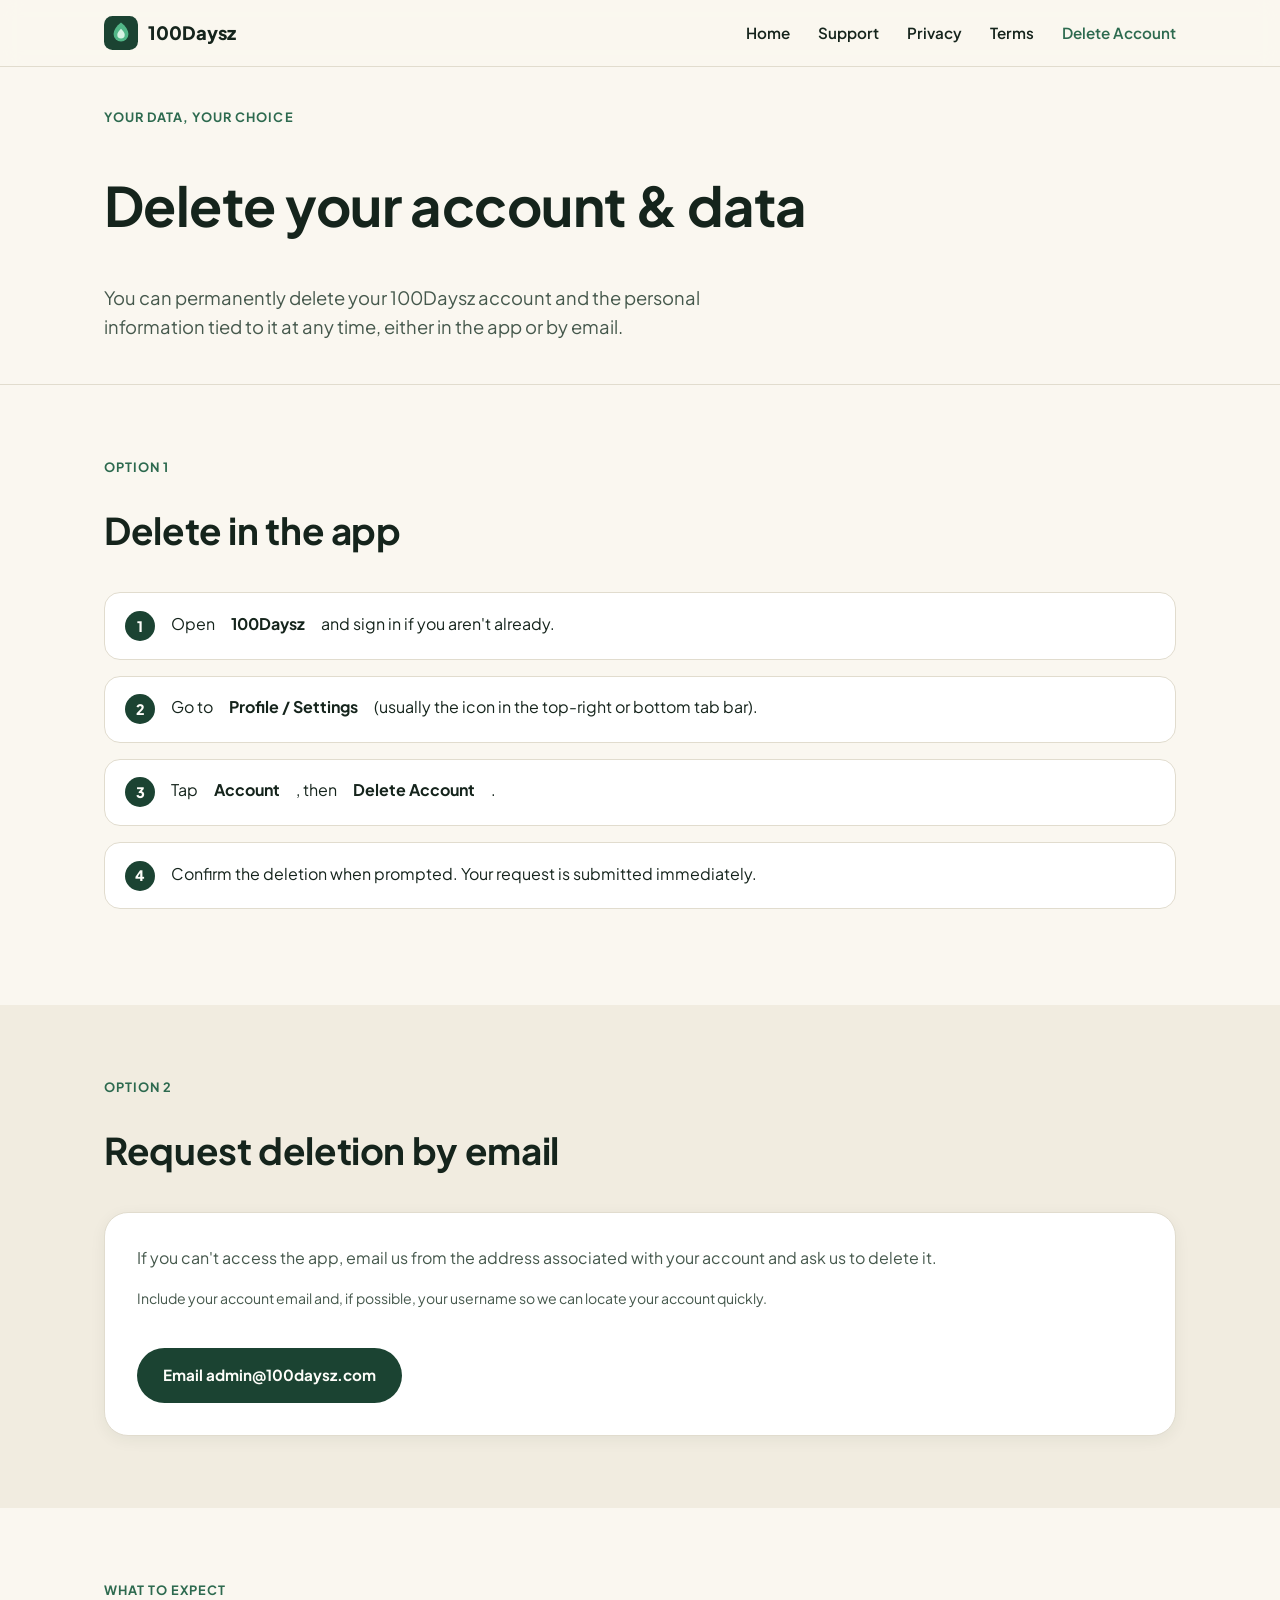
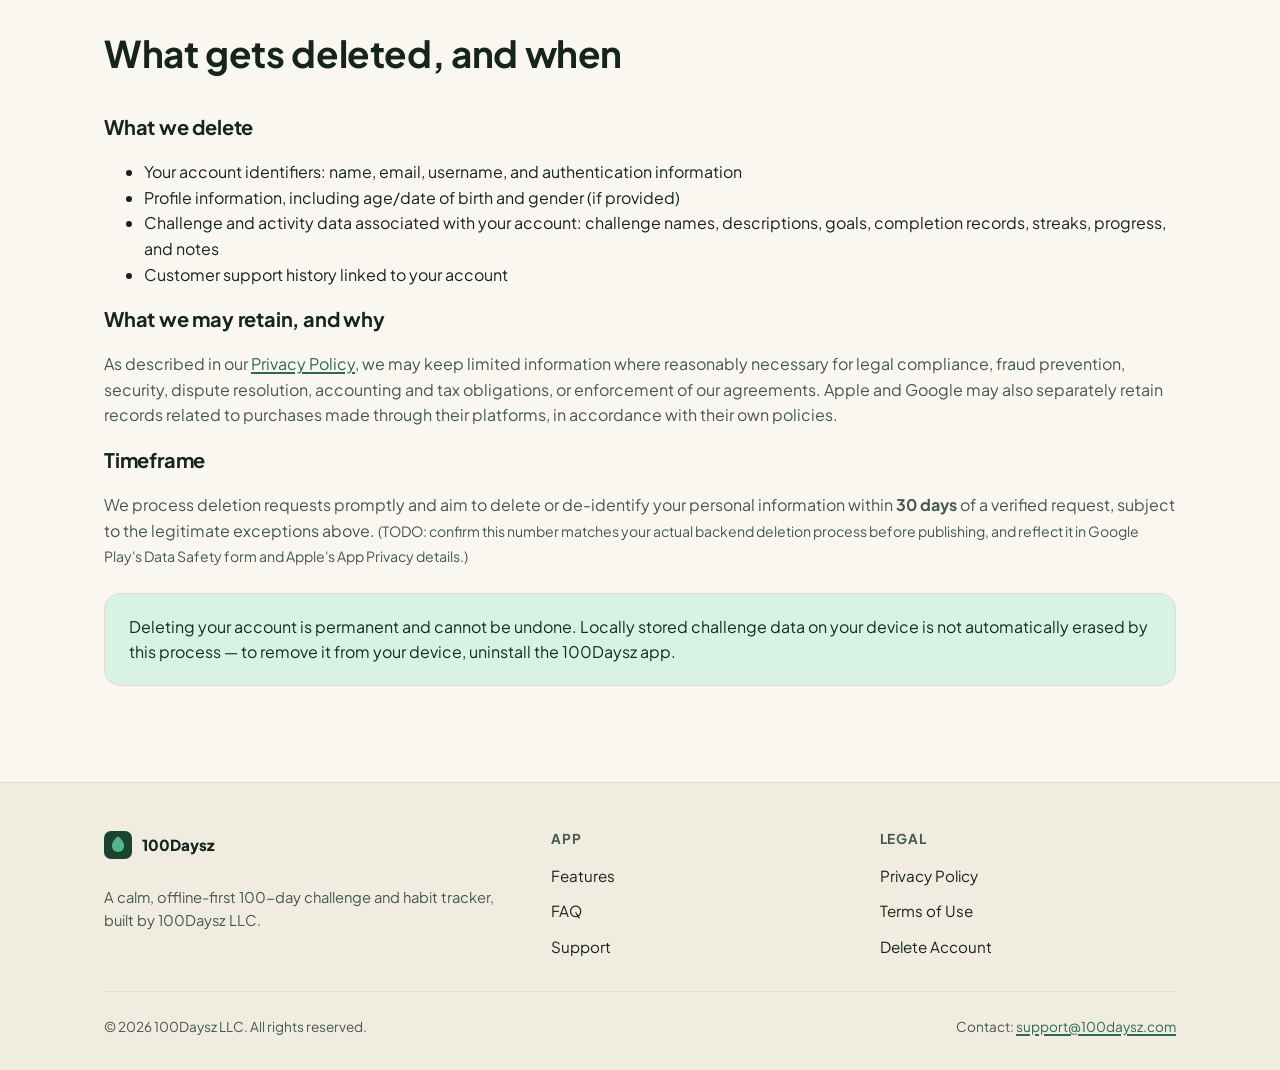
<file: site/delete-account.html>
<!doctype html>
<html lang="en">
<head>
<meta charset="UTF-8" />
<meta name="viewport" content="width=device-width, initial-scale=1" />
<title>Delete Your Account &amp; Data — 100Daysz</title>
<meta name="description" content="How to delete your 100Daysz account and personal data, in-app or by email, including what gets deleted and how long it takes." />
<link rel="canonical" href="https://100daysz.com/delete-account.html" />
<meta property="og:type" content="website" />
<meta property="og:title" content="Delete Your Account &amp; Data — 100Daysz" />
<meta property="og:description" content="How to delete your 100Daysz account and personal data, in-app or by email, including what gets deleted and how long it takes." />
<meta property="og:url" content="https://100daysz.com/delete-account.html" />
<meta property="og:site_name" content="100Daysz" />
<link rel="icon" href="favicon.svg" type="image/svg+xml" />
<link rel="preconnect" href="https://fonts.googleapis.com" />
<link rel="preconnect" href="https://fonts.gstatic.com" crossorigin />
<link href="https://fonts.googleapis.com/css2?family=Plus+Jakarta+Sans:wght@400;500;600;700;800&amp;display=swap" rel="stylesheet" />
<link rel="stylesheet" href="styles.css" />
</head>
<body>
<a class="skip-link" href="#main">Skip to content</a>

<header class="site-header">
  <nav class="nav-bar container" aria-label="Primary">
    <a class="brand" href="index.html">
      <svg class="logo-mark" viewBox="0 0 64 64" role="img" aria-label="">
        <rect width="64" height="64" rx="16" fill="#1b4332"/>
        <path d="M32 12c9 7 14 14.5 14 22a14 14 0 1 1-28 0c0-7.5 5-15 14-22Z" fill="#52b788"/>
        <path d="M32 24c4.5 4.2 7 8 7 11.5A7 7 0 1 1 25 35.5c0-3.5 2.5-7.3 7-11.5Z" fill="#d8f3e4"/>
      </svg>
      100Daysz
    </a>
    <button class="nav-toggle" aria-expanded="false" aria-controls="nav-links" id="navToggle" aria-label="Toggle navigation menu">
      <svg width="20" height="20" viewBox="0 0 24 24" fill="none" stroke="currentColor" stroke-width="2" stroke-linecap="round"><line x1="3" y1="6" x2="21" y2="6"/><line x1="3" y1="12" x2="21" y2="12"/><line x1="3" y1="18" x2="21" y2="18"/></svg>
    </button>
    <ul class="nav-links" id="nav-links">
      <li><a href="index.html">Home</a></li>
      <li><a href="support.html">Support</a></li>
      <li><a href="privacy.html">Privacy</a></li>
      <li><a href="terms.html">Terms</a></li>
      <li><a href="delete-account.html" aria-current="page">Delete Account</a></li>
    </ul>
  </nav>
</header>

<main id="main">

  <section class="page-hero">
    <div class="container">
      <span class="eyebrow">Your data, your choice</span>
      <h1>Delete your account &amp; data</h1>
      <p class="hero-lede">You can permanently delete your 100Daysz account and the personal information tied to it at any time, either in the app or by email.</p>
    </div>
  </section>

  <section>
    <div class="container">
      <div class="section-head">
        <span class="eyebrow">Option 1</span>
        <h2>Delete in the app</h2>
      </div>
      <!-- TODO: confirm this exact menu path matches the live app before submitting to App Store / Play Console -->
      <ol class="ordered-steps">
        <li>Open <strong>100Daysz</strong> and sign in if you aren't already.</li>
        <li>Go to <strong>Profile / Settings</strong> (usually the icon in the top-right or bottom tab bar).</li>
        <li>Tap <strong>Account</strong>, then <strong>Delete Account</strong>.</li>
        <li>Confirm the deletion when prompted. Your request is submitted immediately.</li>
      </ol>
    </div>
  </section>

  <section style="background:var(--color-bg-alt);">
    <div class="container">
      <div class="section-head">
        <span class="eyebrow">Option 2</span>
        <h2>Request deletion by email</h2>
      </div>
      <div class="contact-card">
        <div>
          <p class="mt-0">If you can't access the app, email us from the address associated with your account and ask us to delete it.</p>
          <p class="mt-0 note">Include your account email and, if possible, your username so we can locate your account quickly.</p>
        </div>
        <a class="btn btn-primary" href="mailto:admin@100daysz.com?subject=Account%20deletion%20request">Email admin@100daysz.com</a>
      </div>
    </div>
  </section>

  <section>
    <div class="container">
      <div class="section-head">
        <span class="eyebrow">What to expect</span>
        <h2>What gets deleted, and when</h2>
      </div>

      <h3>What we delete</h3>
      <ul>
        <li>Your account identifiers: name, email, username, and authentication information</li>
        <li>Profile information, including age/date of birth and gender (if provided)</li>
        <li>Challenge and activity data associated with your account: challenge names, descriptions, goals, completion records, streaks, progress, and notes</li>
        <li>Customer support history linked to your account</li>
      </ul>

      <h3>What we may retain, and why</h3>
      <p>As described in our <a href="privacy.html#account-deletion">Privacy Policy</a>, we may keep limited information where reasonably necessary for legal compliance, fraud prevention, security, dispute resolution, accounting and tax obligations, or enforcement of our agreements. Apple and Google may also separately retain records related to purchases made through their platforms, in accordance with their own policies.</p>

      <h3>Timeframe</h3>
      <p>We process deletion requests promptly and aim to delete or de-identify your personal information within <strong>30 days</strong> of a verified request, subject to the legitimate exceptions above. <span class="note">(TODO: confirm this number matches your actual backend deletion process before publishing, and reflect it in Google Play's Data Safety form and Apple's App Privacy details.)</span></p>

      <div class="callout">
        <p>Deleting your account is permanent and cannot be undone. Locally stored challenge data on your device is not automatically erased by this process — to remove it from your device, uninstall the 100Daysz app.</p>
      </div>
    </div>
  </section>

</main>

<footer class="site-footer">
  <div class="container">
    <div class="footer-grid">
      <div>
        <a class="footer-brand" href="index.html">
          <svg class="logo-mark" width="28" height="28" viewBox="0 0 64 64" aria-hidden="true"><rect width="64" height="64" rx="16" fill="#1b4332"/><path d="M32 12c9 7 14 14.5 14 22a14 14 0 1 1-28 0c0-7.5 5-15 14-22Z" fill="#52b788"/></svg>
          100Daysz
        </a>
        <p class="footer-tagline">A calm, offline-first 100-day challenge and habit tracker, built by 100Daysz LLC.</p>
      </div>
      <div>
        <h4>App</h4>
        <ul>
          <li><a href="index.html#features">Features</a></li>
          <li><a href="index.html#faq">FAQ</a></li>
          <li><a href="support.html">Support</a></li>
        </ul>
      </div>
      <div>
        <h4>Legal</h4>
        <ul>
          <li><a href="privacy.html">Privacy Policy</a></li>
          <li><a href="terms.html">Terms of Use</a></li>
          <li><a href="delete-account.html">Delete Account</a></li>
        </ul>
      </div>
    </div>
    <div class="footer-bottom">
      <span>&copy; 2026 100Daysz LLC. All rights reserved.</span>
      <span>Contact: <a href="mailto:support@100daysz.com">support@100daysz.com</a></span>
    </div>
  </div>
</footer>

<script src="nav.js"></script>
</body>
</html>
</file>
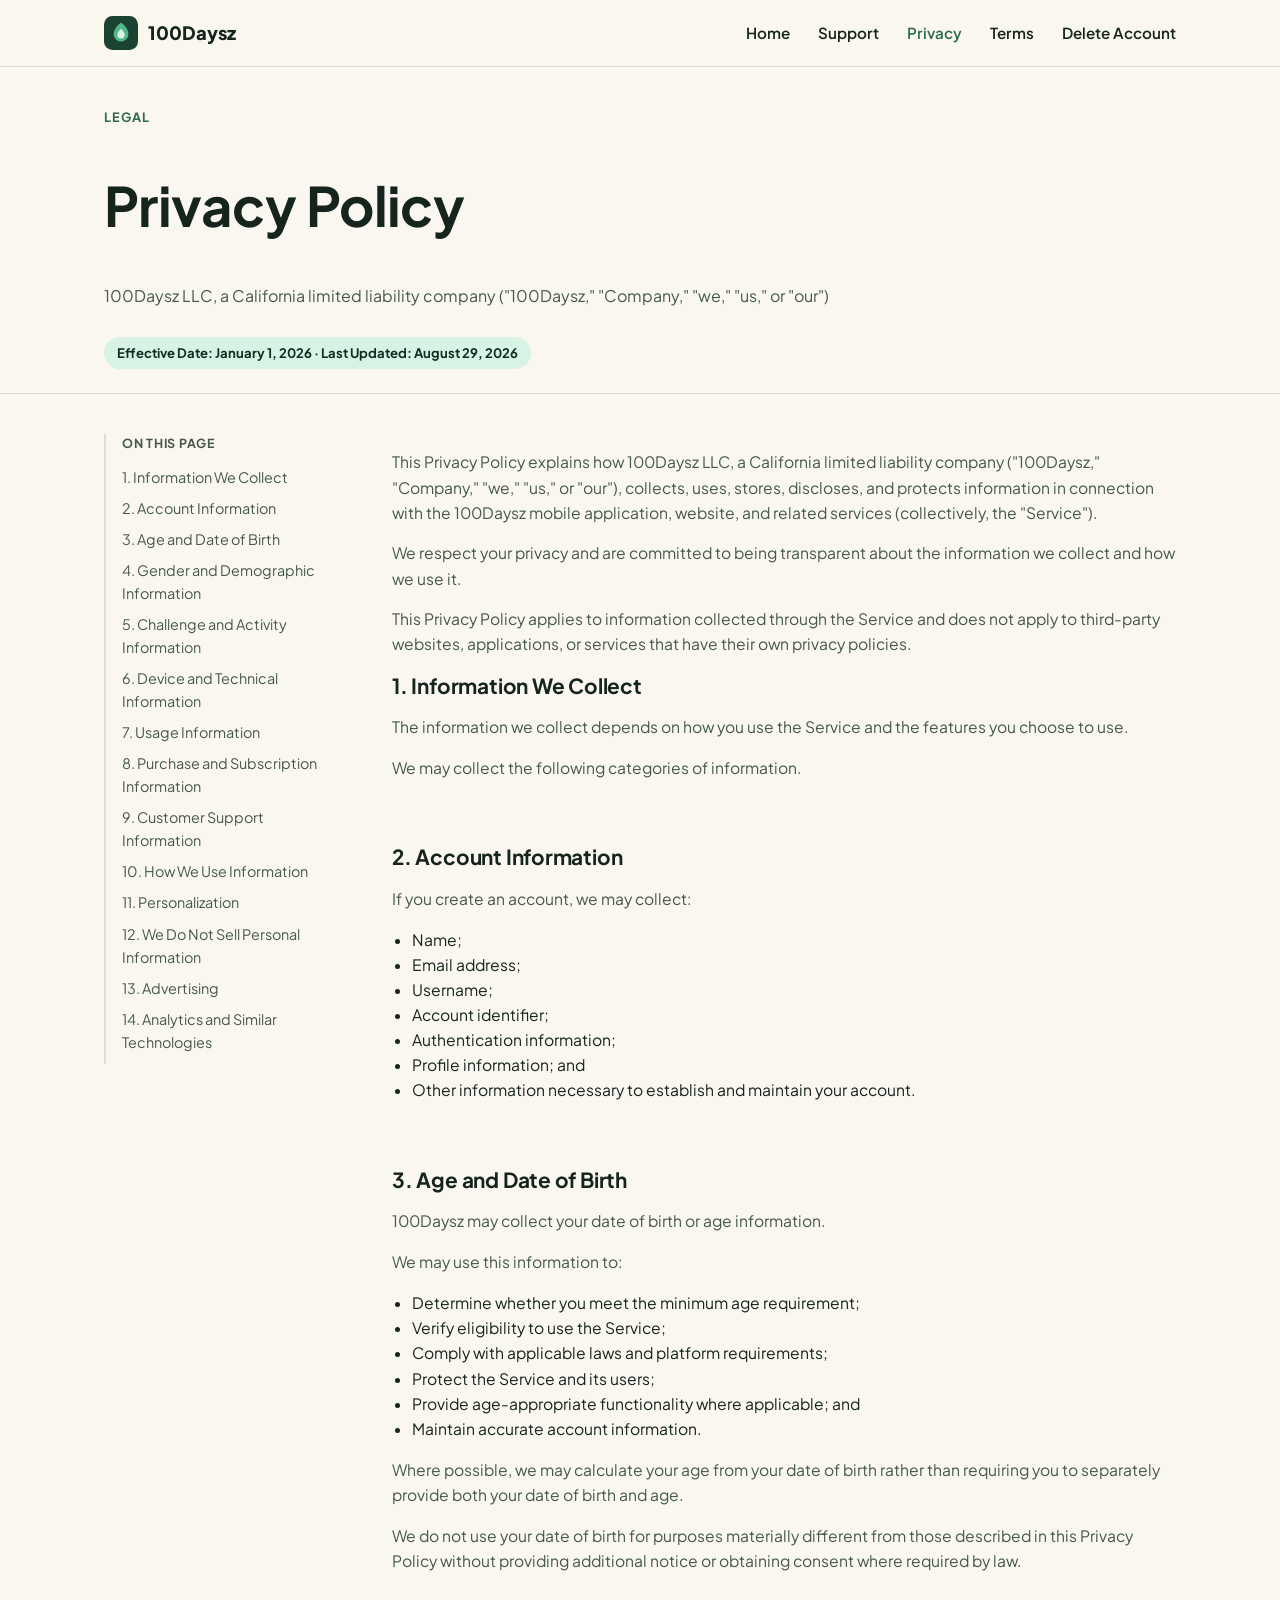
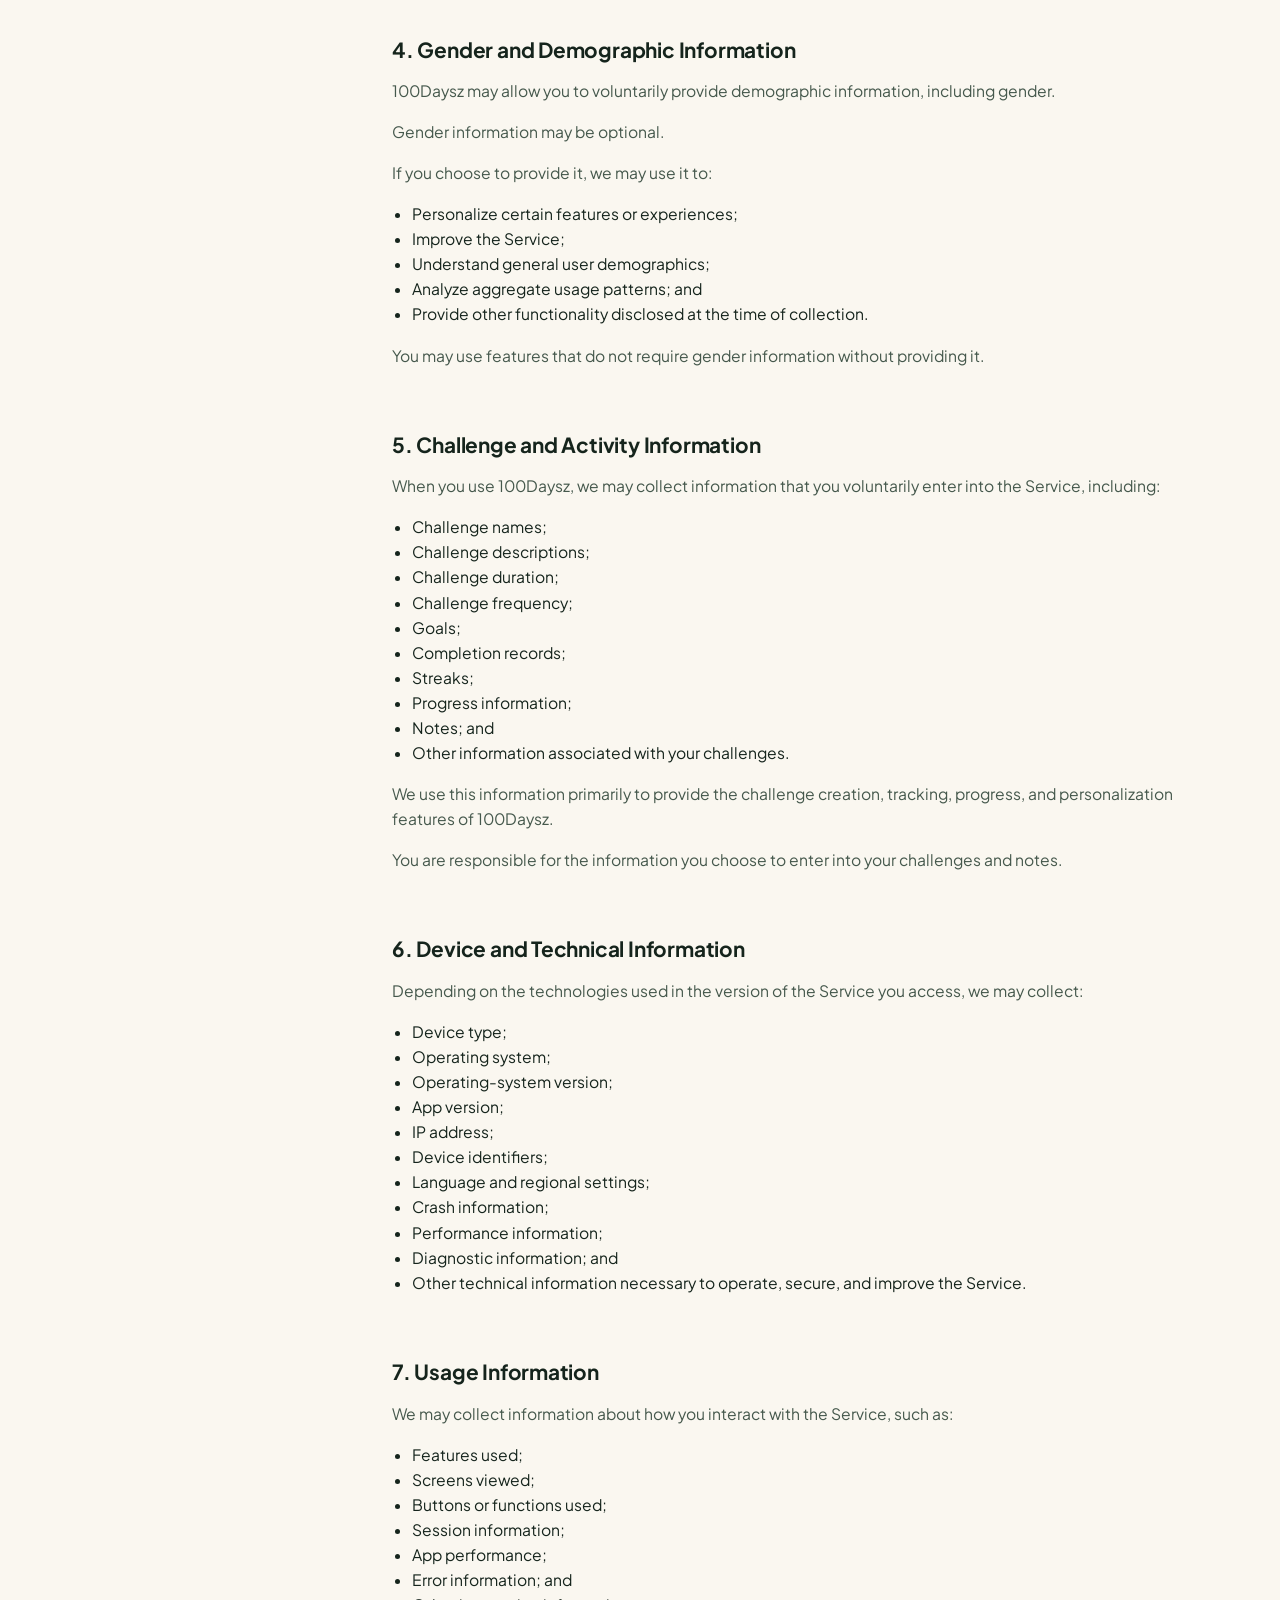
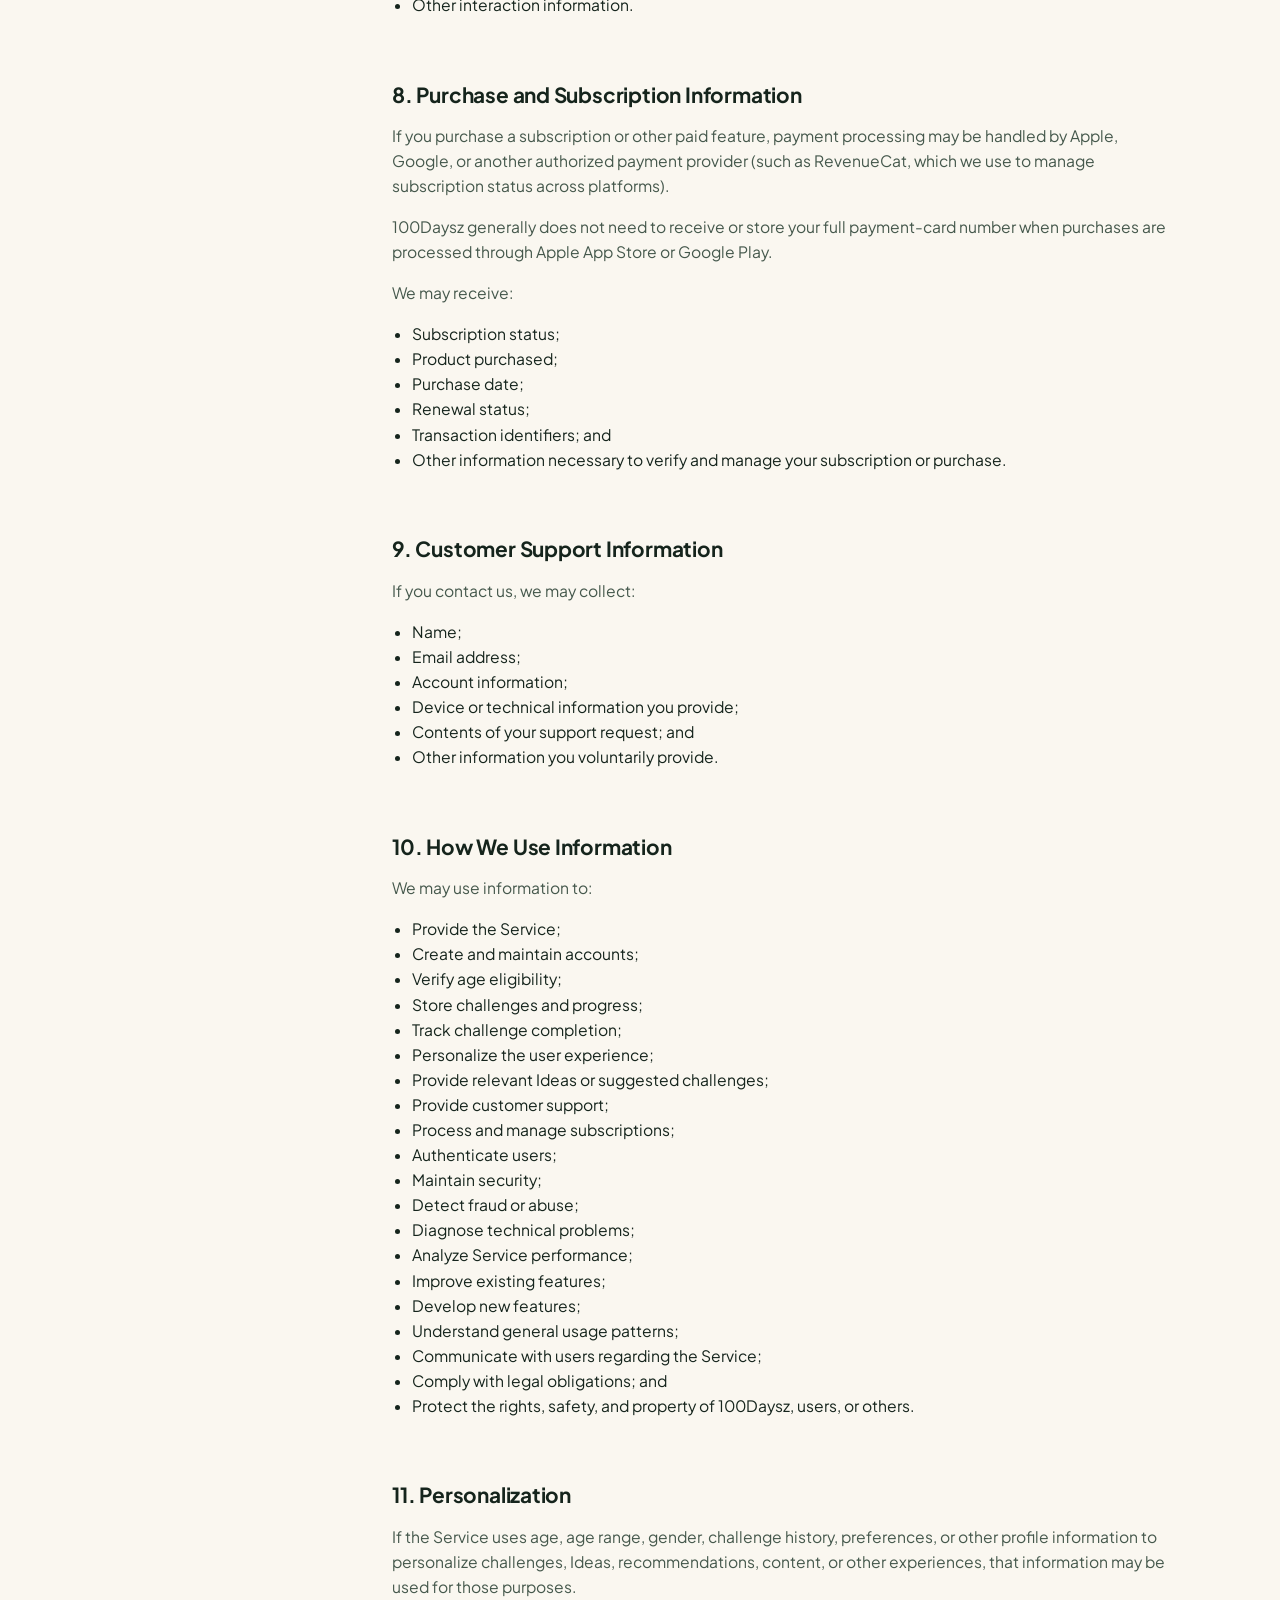
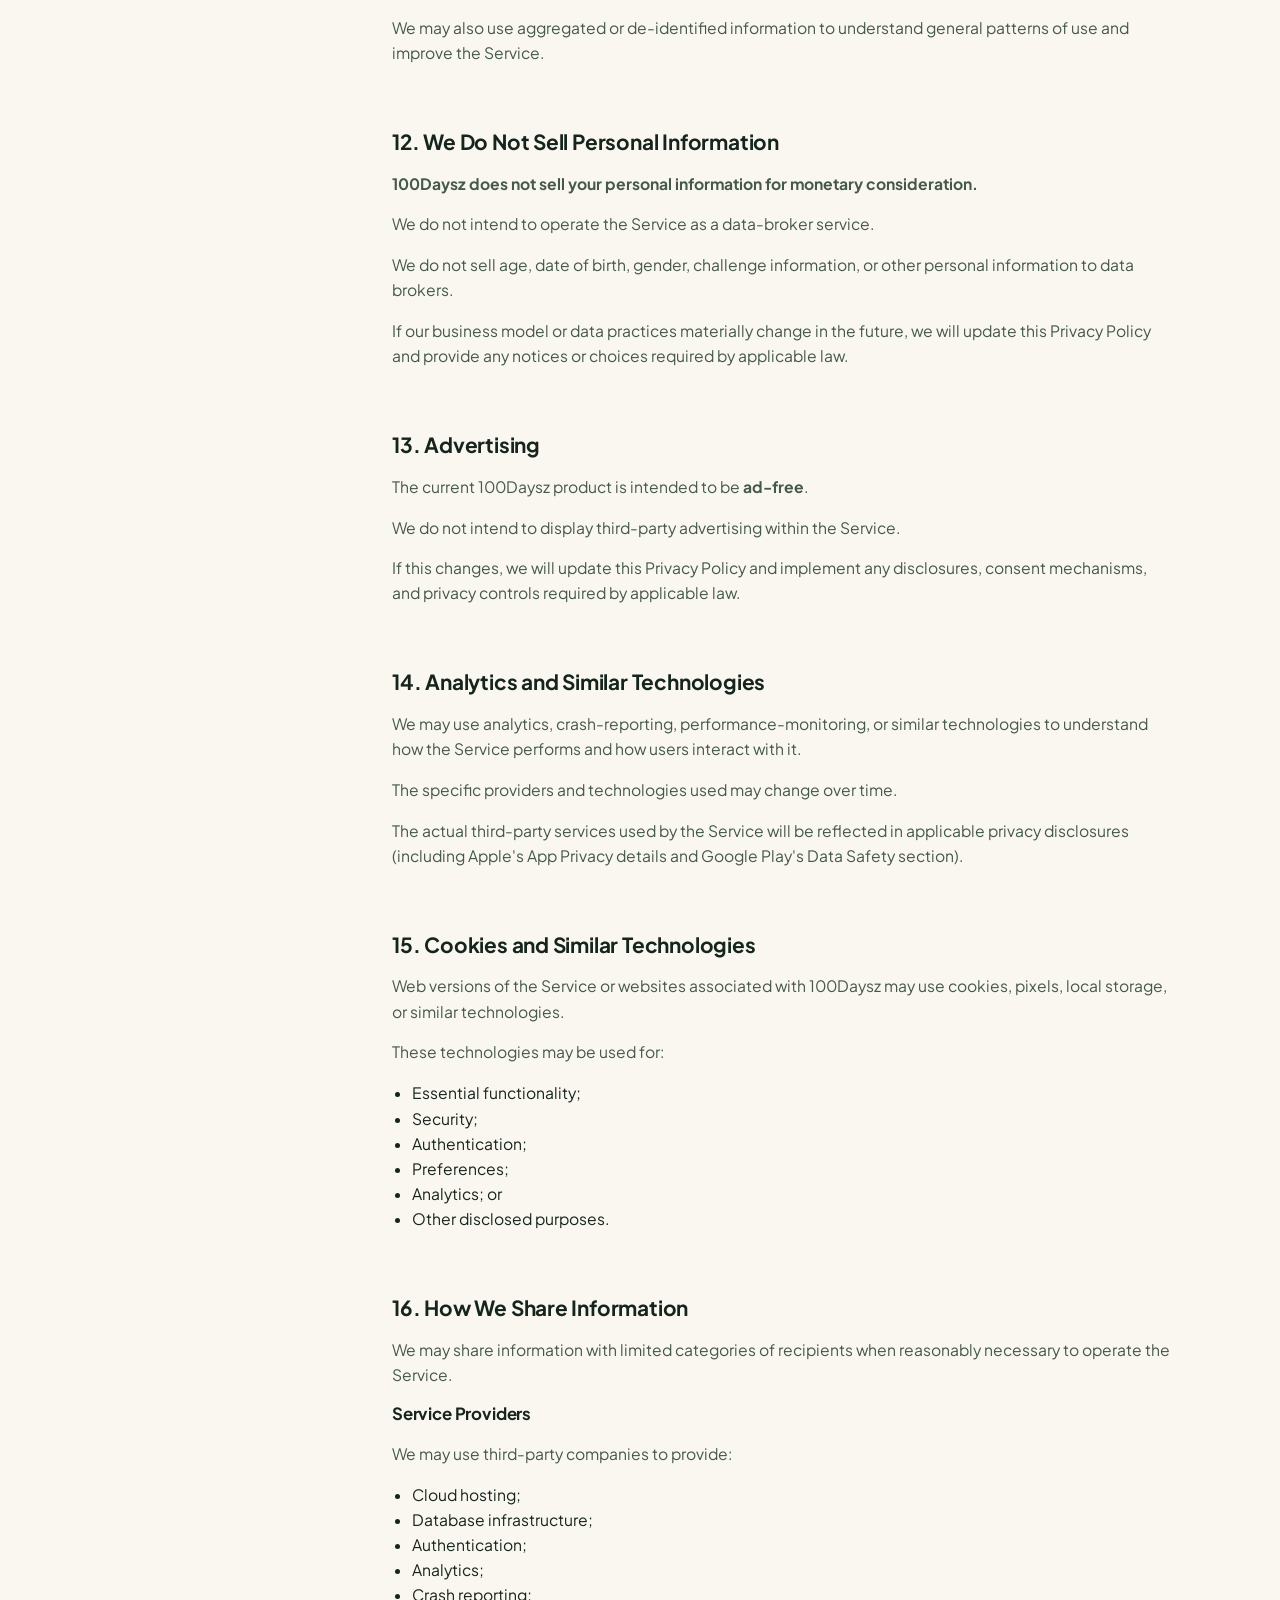
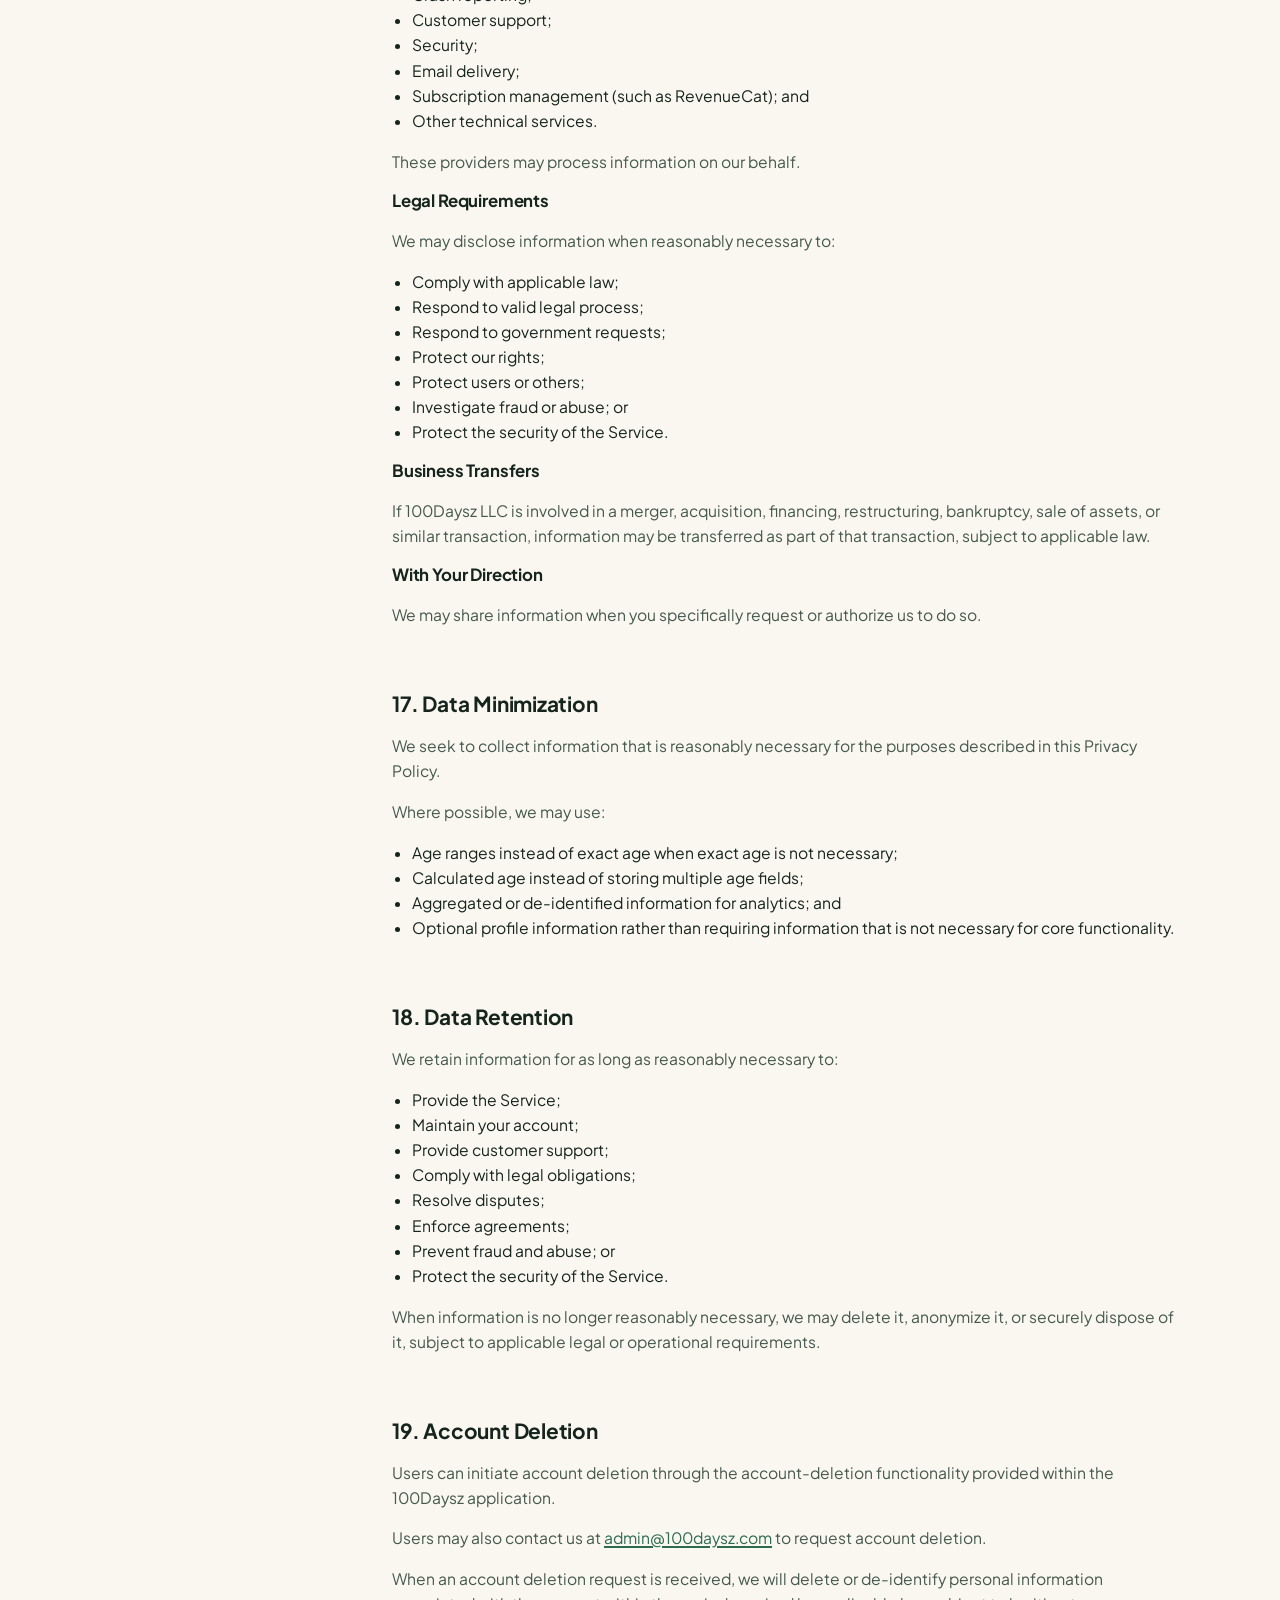
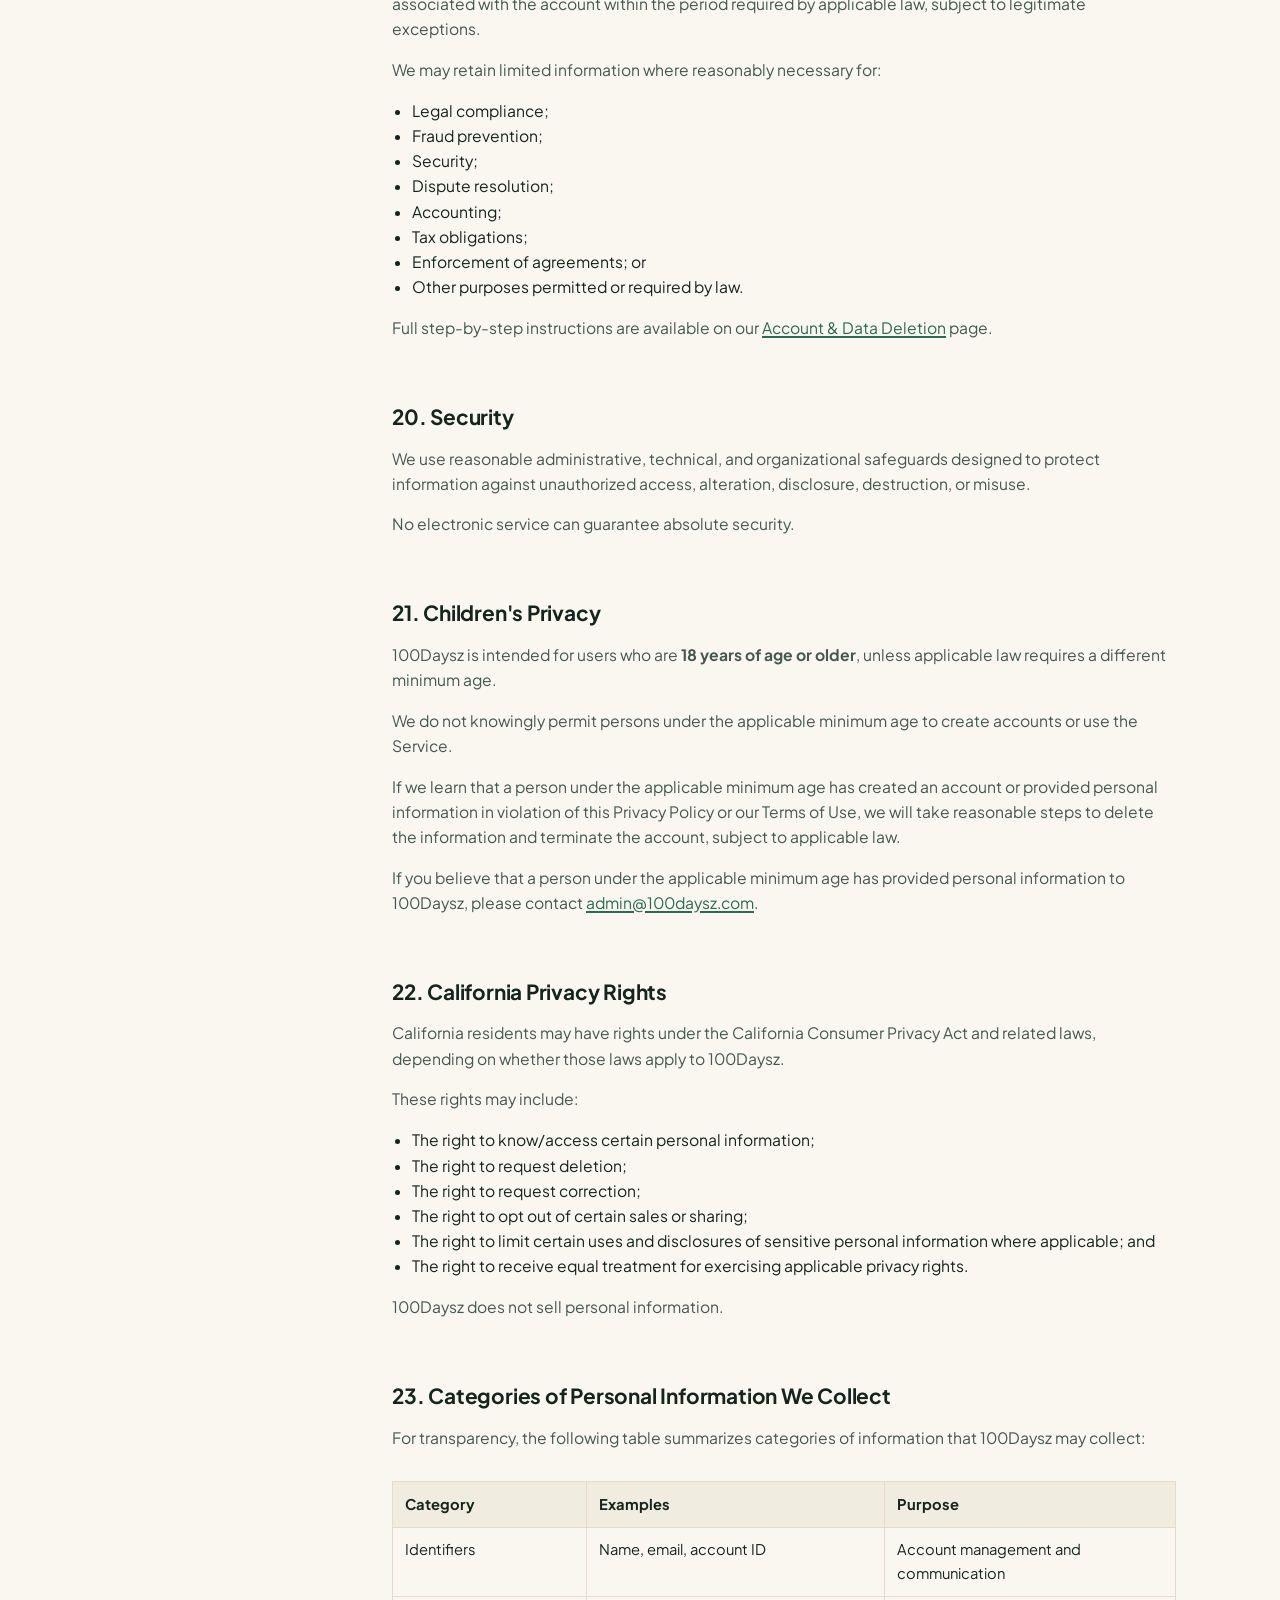
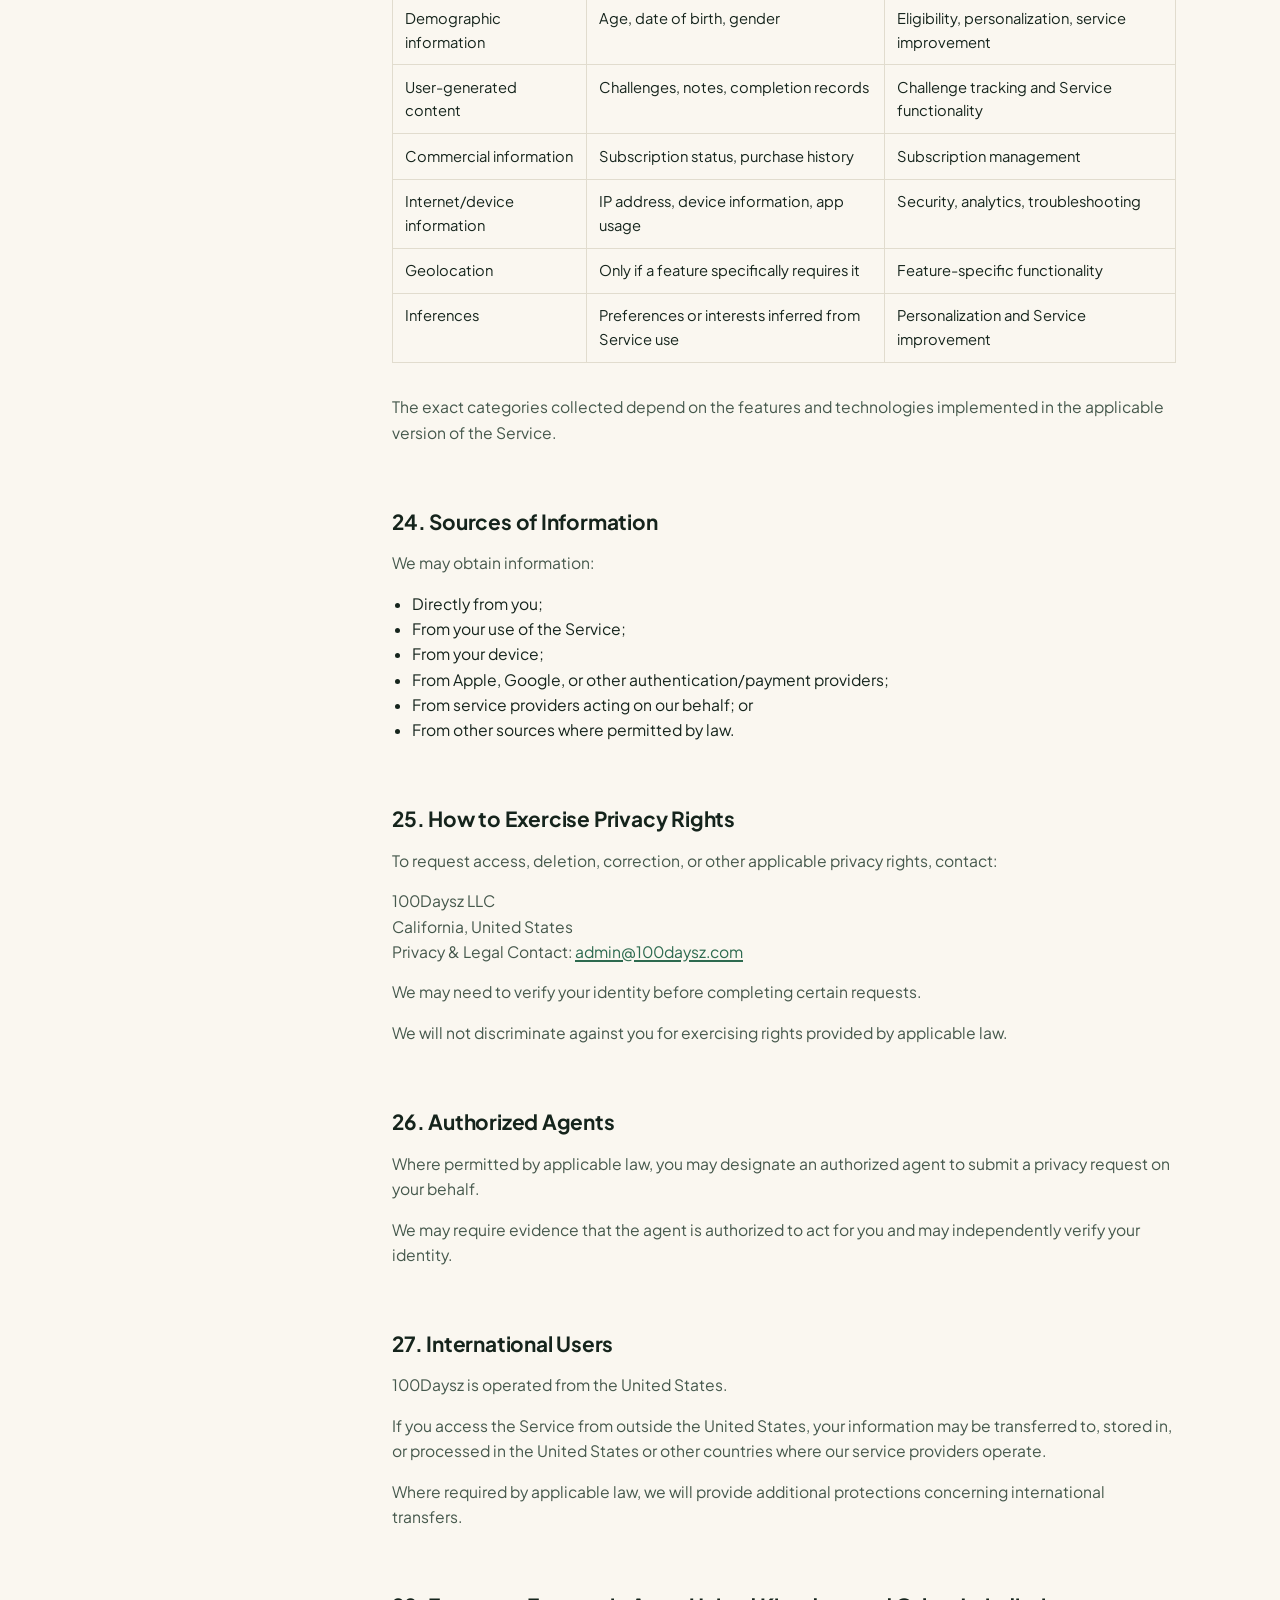
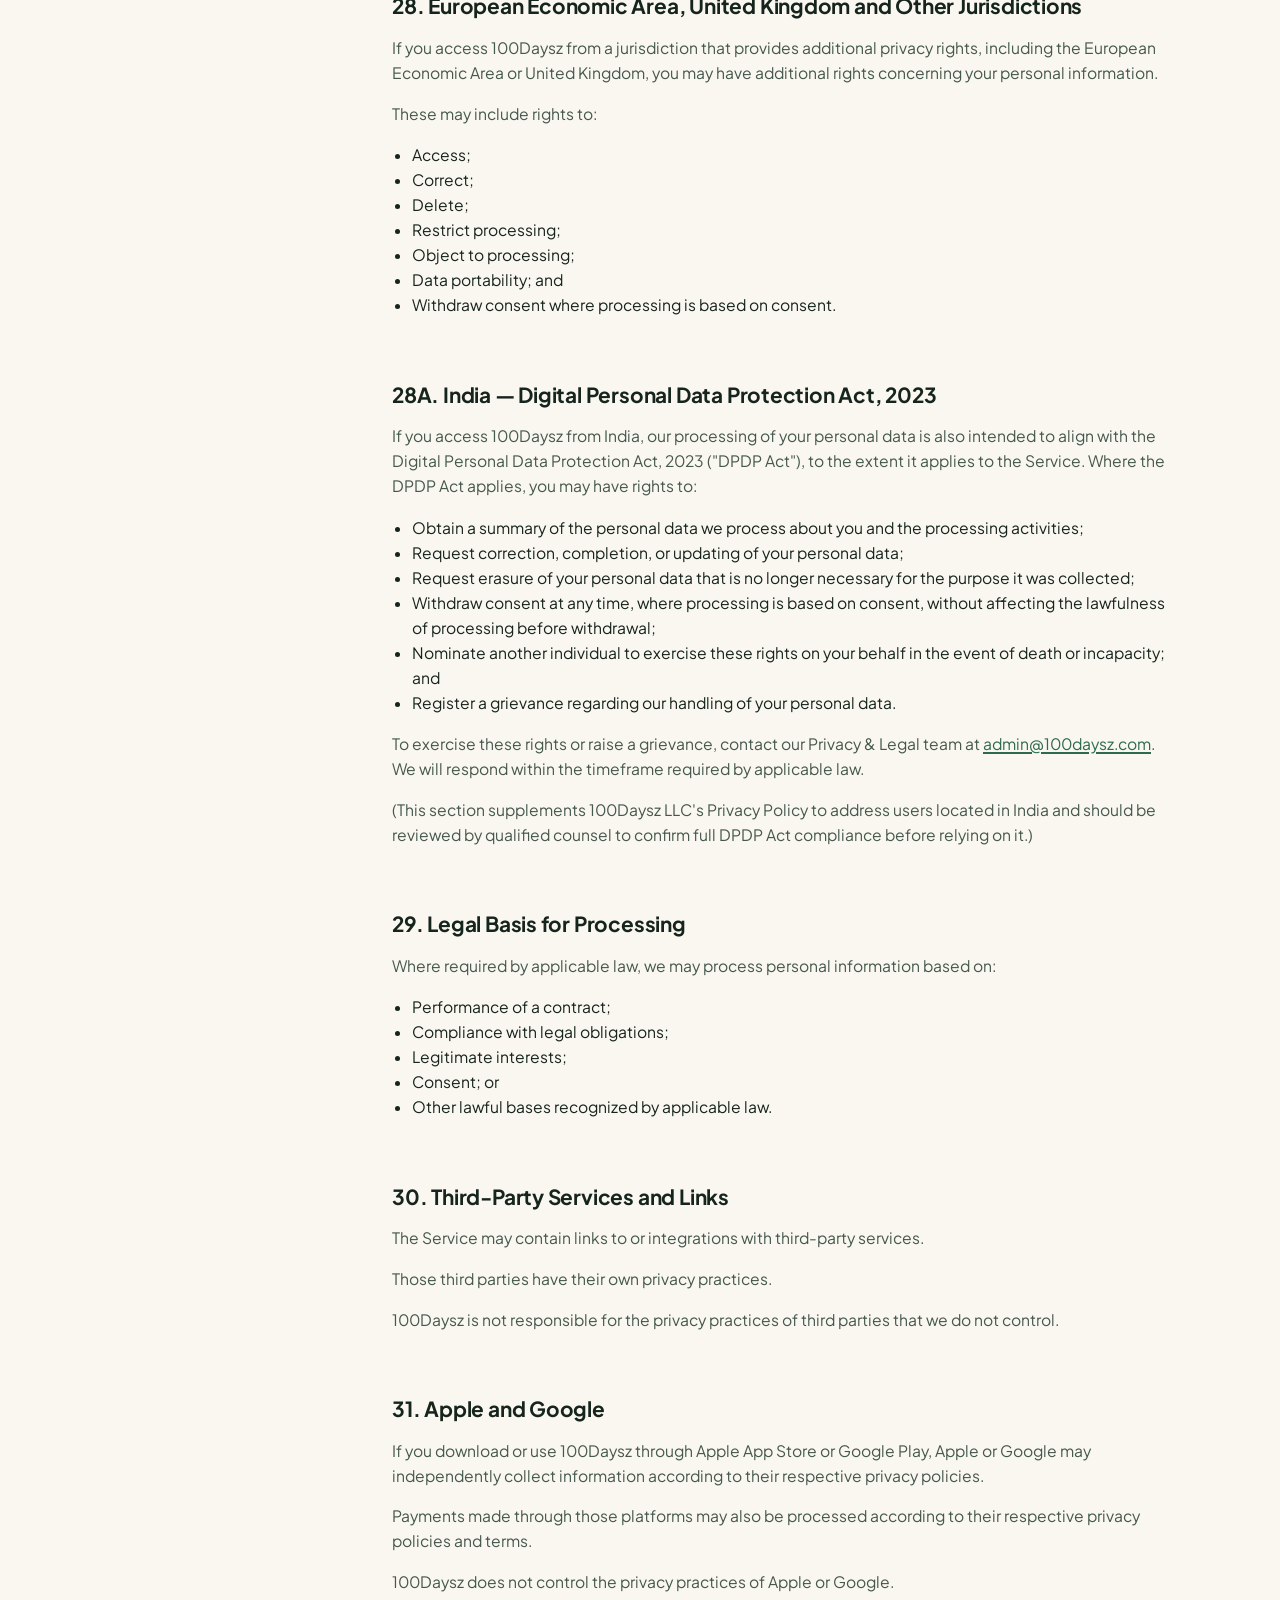
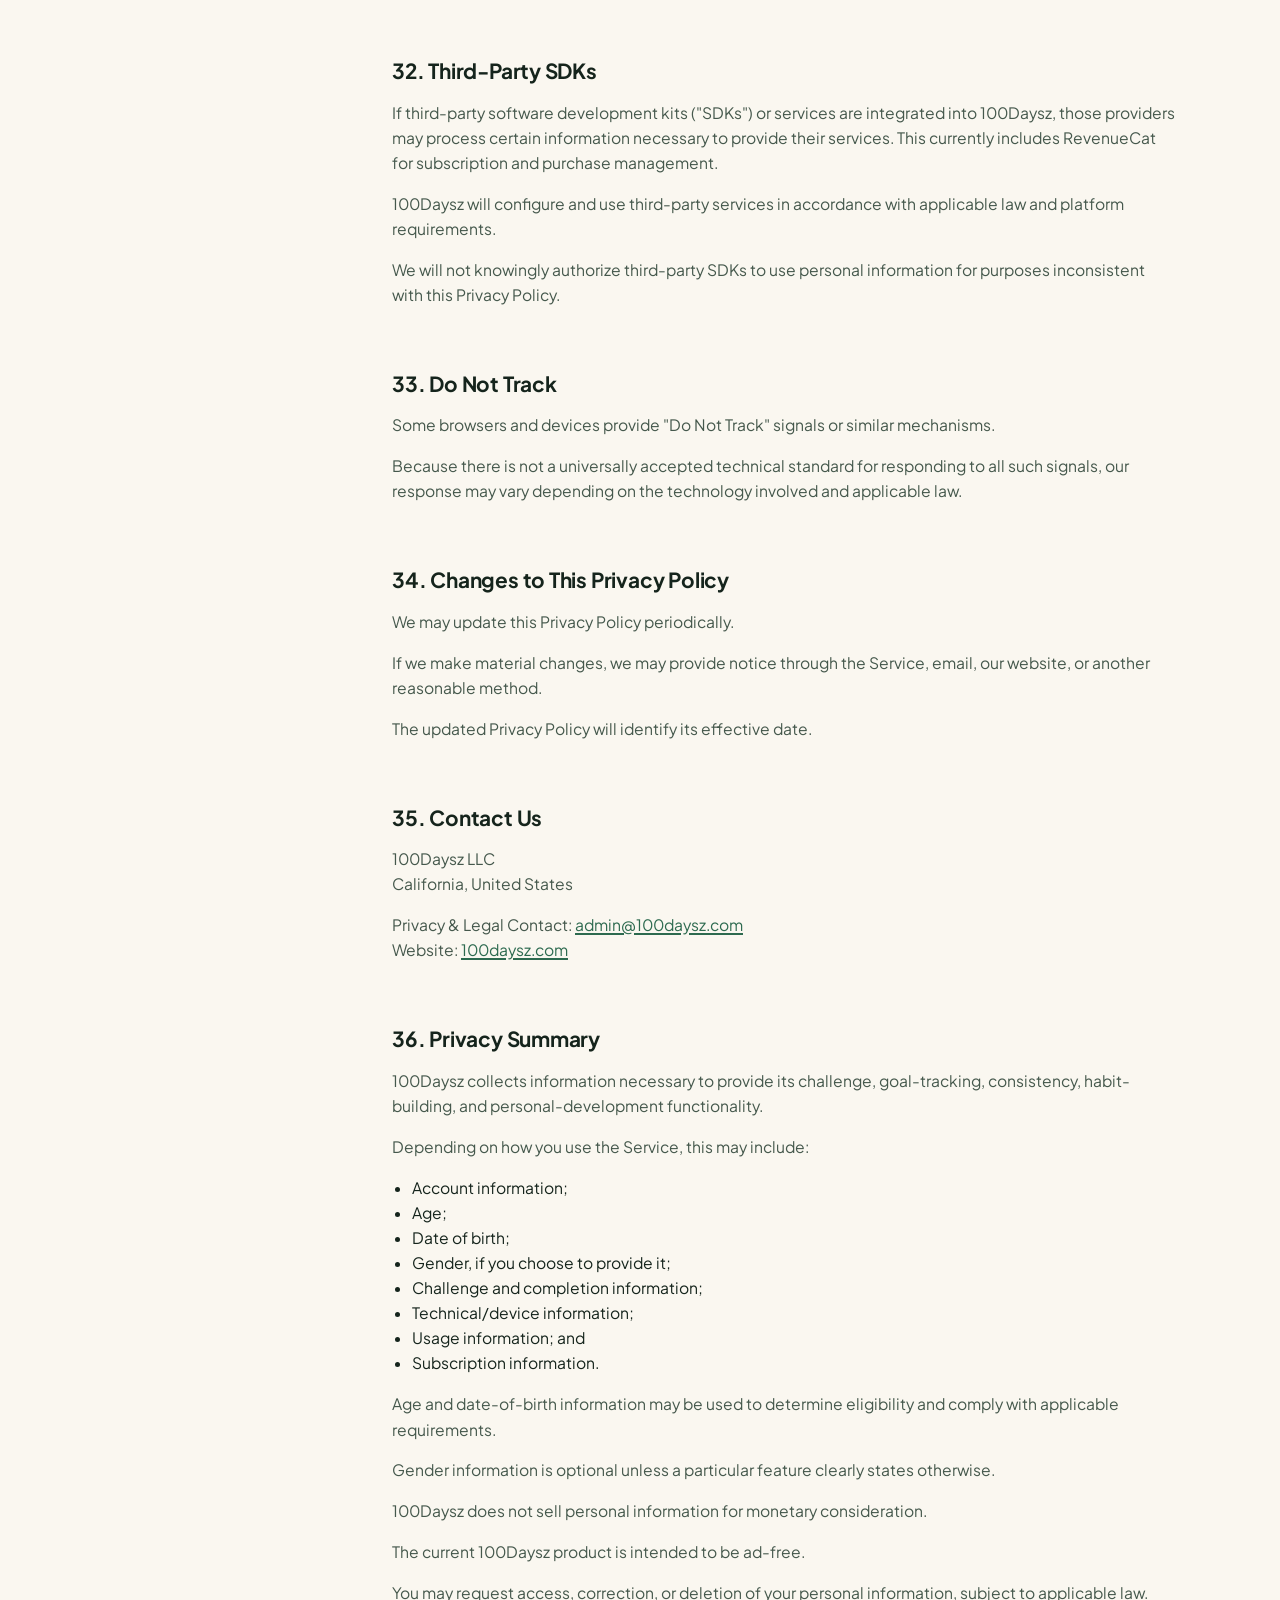
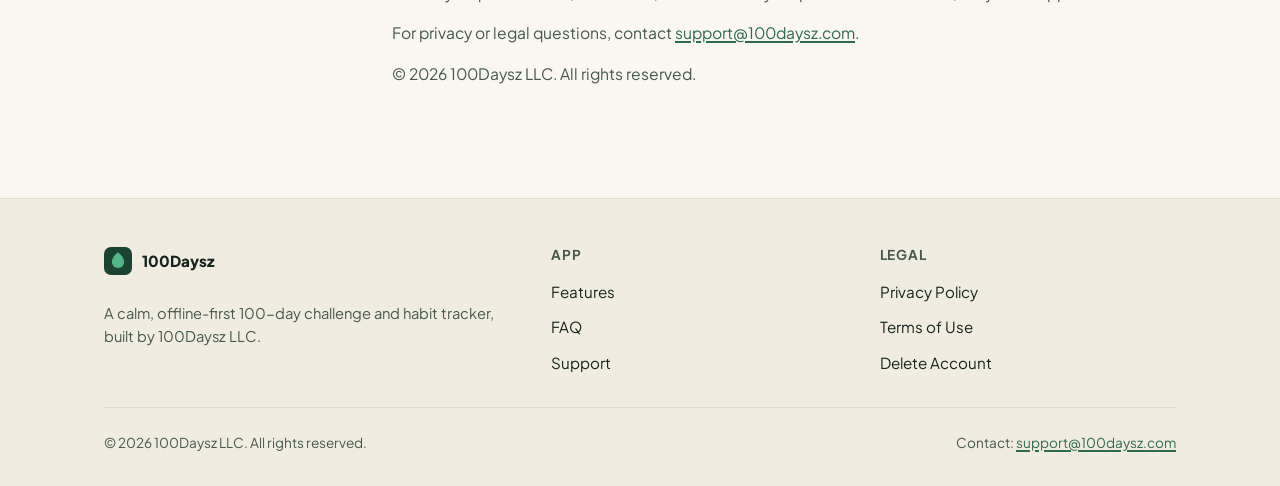
<file: site/privacy.html>
<!doctype html>
<html lang="en">
<head>
<meta charset="UTF-8" />
<meta name="viewport" content="width=device-width, initial-scale=1" />
<title>Privacy Policy — 100Daysz</title>
<meta name="description" content="How 100Daysz LLC collects, uses, stores, and protects your information, including account, challenge, device, and subscription data." />
<link rel="canonical" href="https://100daysz.com/privacy.html" />
<meta property="og:type" content="website" />
<meta property="og:title" content="Privacy Policy — 100Daysz" />
<meta property="og:description" content="How 100Daysz LLC collects, uses, stores, and protects your information." />
<meta property="og:url" content="https://100daysz.com/privacy.html" />
<meta property="og:site_name" content="100Daysz" />
<link rel="icon" href="favicon.svg" type="image/svg+xml" />
<link rel="preconnect" href="https://fonts.googleapis.com" />
<link rel="preconnect" href="https://fonts.gstatic.com" crossorigin />
<link href="https://fonts.googleapis.com/css2?family=Plus+Jakarta+Sans:wght@400;500;600;700;800&amp;display=swap" rel="stylesheet" />
<link rel="stylesheet" href="styles.css" />
</head>
<body>
<a class="skip-link" href="#main">Skip to content</a>

<header class="site-header">
  <nav class="nav-bar container" aria-label="Primary">
    <a class="brand" href="index.html">
      <svg class="logo-mark" viewBox="0 0 64 64" role="img" aria-label="">
        <rect width="64" height="64" rx="16" fill="#1b4332"/>
        <path d="M32 12c9 7 14 14.5 14 22a14 14 0 1 1-28 0c0-7.5 5-15 14-22Z" fill="#52b788"/>
        <path d="M32 24c4.5 4.2 7 8 7 11.5A7 7 0 1 1 25 35.5c0-3.5 2.5-7.3 7-11.5Z" fill="#d8f3e4"/>
      </svg>
      100Daysz
    </a>
    <button class="nav-toggle" aria-expanded="false" aria-controls="nav-links" id="navToggle" aria-label="Toggle navigation menu">
      <svg width="20" height="20" viewBox="0 0 24 24" fill="none" stroke="currentColor" stroke-width="2" stroke-linecap="round"><line x1="3" y1="6" x2="21" y2="6"/><line x1="3" y1="12" x2="21" y2="12"/><line x1="3" y1="18" x2="21" y2="18"/></svg>
    </button>
    <ul class="nav-links" id="nav-links">
      <li><a href="index.html">Home</a></li>
      <li><a href="support.html">Support</a></li>
      <li><a href="privacy.html" aria-current="page">Privacy</a></li>
      <li><a href="terms.html">Terms</a></li>
      <li><a href="delete-account.html">Delete Account</a></li>
    </ul>
  </nav>
</header>

<main id="main">
  <section class="page-hero">
    <div class="container">
      <span class="eyebrow">Legal</span>
      <h1>Privacy Policy</h1>
      <p>100Daysz LLC, a California limited liability company ("100Daysz," "Company," "we," "us," or "our")</p>
      <span class="updated-badge">Effective Date: January 1, 2026 &middot; Last Updated: August 29, 2026</span>
    </div>
  </section>

  <div class="container legal-wrap">
    <nav class="legal-toc" aria-label="Privacy Policy sections">
      <strong>On this page</strong>
      <ol>
        <li><a href="#information-we-collect">1. Information We Collect</a></li>
        <li><a href="#account-information">2. Account Information</a></li>
        <li><a href="#age-dob">3. Age and Date of Birth</a></li>
        <li><a href="#gender-demographic">4. Gender and Demographic Information</a></li>
        <li><a href="#challenge-activity">5. Challenge and Activity Information</a></li>
        <li><a href="#device-technical">6. Device and Technical Information</a></li>
        <li><a href="#usage-information">7. Usage Information</a></li>
        <li><a href="#purchase-subscription">8. Purchase and Subscription Information</a></li>
        <li><a href="#customer-support-info">9. Customer Support Information</a></li>
        <li><a href="#how-we-use">10. How We Use Information</a></li>
        <li><a href="#personalization">11. Personalization</a></li>
        <li><a href="#no-sale">12. We Do Not Sell Personal Information</a></li>
        <li><a href="#advertising">13. Advertising</a></li>
        <li><a href="#analytics">14. Analytics and Similar Technologies</a></li>
        <li><a href="#cookies">15. Cookies and Similar Technologies</a></li>
        <li><a href="#how-we-share">16. How We Share Information</a></li>
        <li><a href="#data-minimization">17. Data Minimization</a></li>
        <li><a href="#data-retention">18. Data Retention</a></li>
        <li><a href="#account-deletion">19. Account Deletion</a></li>
        <li><a href="#security">20. Security</a></li>
        <li><a href="#childrens-privacy">21. Children's Privacy</a></li>
        <li><a href="#california-rights">22. California Privacy Rights</a></li>
        <li><a href="#categories-table">23. Categories of Personal Information</a></li>
        <li><a href="#sources">24. Sources of Information</a></li>
        <li><a href="#exercise-rights">25. How to Exercise Privacy Rights</a></li>
        <li><a href="#authorized-agents">26. Authorized Agents</a></li>
        <li><a href="#international-users">27. International Users</a></li>
        <li><a href="#eea-uk">28. EEA, UK and Other Jurisdictions</a></li>
        <li><a href="#india-dpdp">28A. India — DPDP Act, 2023</a></li>
        <li><a href="#legal-basis">29. Legal Basis for Processing</a></li>
        <li><a href="#third-party-links">30. Third-Party Services and Links</a></li>
        <li><a href="#apple-google">31. Apple and Google</a></li>
        <li><a href="#third-party-sdks">32. Third-Party SDKs</a></li>
        <li><a href="#do-not-track">33. Do Not Track</a></li>
        <li><a href="#changes">34. Changes to This Privacy Policy</a></li>
        <li><a href="#contact">35. Contact Us</a></li>
        <li><a href="#summary">36. Privacy Summary</a></li>
      </ol>
    </nav>

    <div class="legal-body">
      <p>This Privacy Policy explains how 100Daysz LLC, a California limited liability company ("100Daysz," "Company," "we," "us," or "our"), collects, uses, stores, discloses, and protects information in connection with the 100Daysz mobile application, website, and related services (collectively, the "Service").</p>
      <p>We respect your privacy and are committed to being transparent about the information we collect and how we use it.</p>
      <p>This Privacy Policy applies to information collected through the Service and does not apply to third-party websites, applications, or services that have their own privacy policies.</p>

      <section id="information-we-collect">
        <h2>1. Information We Collect</h2>
        <p>The information we collect depends on how you use the Service and the features you choose to use.</p>
        <p>We may collect the following categories of information.</p>
      </section>

      <section id="account-information">
        <h2>2. Account Information</h2>
        <p>If you create an account, we may collect:</p>
        <ul>
          <li>Name;</li>
          <li>Email address;</li>
          <li>Username;</li>
          <li>Account identifier;</li>
          <li>Authentication information;</li>
          <li>Profile information; and</li>
          <li>Other information necessary to establish and maintain your account.</li>
        </ul>
      </section>

      <section id="age-dob">
        <h2>3. Age and Date of Birth</h2>
        <p>100Daysz may collect your date of birth or age information.</p>
        <p>We may use this information to:</p>
        <ul>
          <li>Determine whether you meet the minimum age requirement;</li>
          <li>Verify eligibility to use the Service;</li>
          <li>Comply with applicable laws and platform requirements;</li>
          <li>Protect the Service and its users;</li>
          <li>Provide age-appropriate functionality where applicable; and</li>
          <li>Maintain accurate account information.</li>
        </ul>
        <p>Where possible, we may calculate your age from your date of birth rather than requiring you to separately provide both your date of birth and age.</p>
        <p>We do not use your date of birth for purposes materially different from those described in this Privacy Policy without providing additional notice or obtaining consent where required by law.</p>
      </section>

      <section id="gender-demographic">
        <h2>4. Gender and Demographic Information</h2>
        <p>100Daysz may allow you to voluntarily provide demographic information, including gender.</p>
        <p>Gender information may be optional.</p>
        <p>If you choose to provide it, we may use it to:</p>
        <ul>
          <li>Personalize certain features or experiences;</li>
          <li>Improve the Service;</li>
          <li>Understand general user demographics;</li>
          <li>Analyze aggregate usage patterns; and</li>
          <li>Provide other functionality disclosed at the time of collection.</li>
        </ul>
        <p>You may use features that do not require gender information without providing it.</p>
      </section>

      <section id="challenge-activity">
        <h2>5. Challenge and Activity Information</h2>
        <p>When you use 100Daysz, we may collect information that you voluntarily enter into the Service, including:</p>
        <ul>
          <li>Challenge names;</li>
          <li>Challenge descriptions;</li>
          <li>Challenge duration;</li>
          <li>Challenge frequency;</li>
          <li>Goals;</li>
          <li>Completion records;</li>
          <li>Streaks;</li>
          <li>Progress information;</li>
          <li>Notes; and</li>
          <li>Other information associated with your challenges.</li>
        </ul>
        <p>We use this information primarily to provide the challenge creation, tracking, progress, and personalization features of 100Daysz.</p>
        <p>You are responsible for the information you choose to enter into your challenges and notes.</p>
      </section>

      <section id="device-technical">
        <h2>6. Device and Technical Information</h2>
        <p>Depending on the technologies used in the version of the Service you access, we may collect:</p>
        <ul>
          <li>Device type;</li>
          <li>Operating system;</li>
          <li>Operating-system version;</li>
          <li>App version;</li>
          <li>IP address;</li>
          <li>Device identifiers;</li>
          <li>Language and regional settings;</li>
          <li>Crash information;</li>
          <li>Performance information;</li>
          <li>Diagnostic information; and</li>
          <li>Other technical information necessary to operate, secure, and improve the Service.</li>
        </ul>
      </section>

      <section id="usage-information">
        <h2>7. Usage Information</h2>
        <p>We may collect information about how you interact with the Service, such as:</p>
        <ul>
          <li>Features used;</li>
          <li>Screens viewed;</li>
          <li>Buttons or functions used;</li>
          <li>Session information;</li>
          <li>App performance;</li>
          <li>Error information; and</li>
          <li>Other interaction information.</li>
        </ul>
      </section>

      <section id="purchase-subscription">
        <h2>8. Purchase and Subscription Information</h2>
        <p>If you purchase a subscription or other paid feature, payment processing may be handled by Apple, Google, or another authorized payment provider (such as RevenueCat, which we use to manage subscription status across platforms).</p>
        <p>100Daysz generally does not need to receive or store your full payment-card number when purchases are processed through Apple App Store or Google Play.</p>
        <p>We may receive:</p>
        <ul>
          <li>Subscription status;</li>
          <li>Product purchased;</li>
          <li>Purchase date;</li>
          <li>Renewal status;</li>
          <li>Transaction identifiers; and</li>
          <li>Other information necessary to verify and manage your subscription or purchase.</li>
        </ul>
      </section>

      <section id="customer-support-info">
        <h2>9. Customer Support Information</h2>
        <p>If you contact us, we may collect:</p>
        <ul>
          <li>Name;</li>
          <li>Email address;</li>
          <li>Account information;</li>
          <li>Device or technical information you provide;</li>
          <li>Contents of your support request; and</li>
          <li>Other information you voluntarily provide.</li>
        </ul>
      </section>

      <section id="how-we-use">
        <h2>10. How We Use Information</h2>
        <p>We may use information to:</p>
        <ul>
          <li>Provide the Service;</li>
          <li>Create and maintain accounts;</li>
          <li>Verify age eligibility;</li>
          <li>Store challenges and progress;</li>
          <li>Track challenge completion;</li>
          <li>Personalize the user experience;</li>
          <li>Provide relevant Ideas or suggested challenges;</li>
          <li>Provide customer support;</li>
          <li>Process and manage subscriptions;</li>
          <li>Authenticate users;</li>
          <li>Maintain security;</li>
          <li>Detect fraud or abuse;</li>
          <li>Diagnose technical problems;</li>
          <li>Analyze Service performance;</li>
          <li>Improve existing features;</li>
          <li>Develop new features;</li>
          <li>Understand general usage patterns;</li>
          <li>Communicate with users regarding the Service;</li>
          <li>Comply with legal obligations; and</li>
          <li>Protect the rights, safety, and property of 100Daysz, users, or others.</li>
        </ul>
      </section>

      <section id="personalization">
        <h2>11. Personalization</h2>
        <p>If the Service uses age, age range, gender, challenge history, preferences, or other profile information to personalize challenges, Ideas, recommendations, content, or other experiences, that information may be used for those purposes.</p>
        <p>We may also use aggregated or de-identified information to understand general patterns of use and improve the Service.</p>
      </section>

      <section id="no-sale">
        <h2>12. We Do Not Sell Personal Information</h2>
        <p><strong>100Daysz does not sell your personal information for monetary consideration.</strong></p>
        <p>We do not intend to operate the Service as a data-broker service.</p>
        <p>We do not sell age, date of birth, gender, challenge information, or other personal information to data brokers.</p>
        <p>If our business model or data practices materially change in the future, we will update this Privacy Policy and provide any notices or choices required by applicable law.</p>
      </section>

      <section id="advertising">
        <h2>13. Advertising</h2>
        <p>The current 100Daysz product is intended to be <strong>ad-free</strong>.</p>
        <p>We do not intend to display third-party advertising within the Service.</p>
        <p>If this changes, we will update this Privacy Policy and implement any disclosures, consent mechanisms, and privacy controls required by applicable law.</p>
      </section>

      <section id="analytics">
        <h2>14. Analytics and Similar Technologies</h2>
        <p>We may use analytics, crash-reporting, performance-monitoring, or similar technologies to understand how the Service performs and how users interact with it.</p>
        <p>The specific providers and technologies used may change over time.</p>
        <p>The actual third-party services used by the Service will be reflected in applicable privacy disclosures (including Apple's App Privacy details and Google Play's Data Safety section).</p>
      </section>

      <section id="cookies">
        <h2>15. Cookies and Similar Technologies</h2>
        <p>Web versions of the Service or websites associated with 100Daysz may use cookies, pixels, local storage, or similar technologies.</p>
        <p>These technologies may be used for:</p>
        <ul>
          <li>Essential functionality;</li>
          <li>Security;</li>
          <li>Authentication;</li>
          <li>Preferences;</li>
          <li>Analytics; or</li>
          <li>Other disclosed purposes.</li>
        </ul>
      </section>

      <section id="how-we-share">
        <h2>16. How We Share Information</h2>
        <p>We may share information with limited categories of recipients when reasonably necessary to operate the Service.</p>
        <h3>Service Providers</h3>
        <p>We may use third-party companies to provide:</p>
        <ul>
          <li>Cloud hosting;</li>
          <li>Database infrastructure;</li>
          <li>Authentication;</li>
          <li>Analytics;</li>
          <li>Crash reporting;</li>
          <li>Customer support;</li>
          <li>Security;</li>
          <li>Email delivery;</li>
          <li>Subscription management (such as RevenueCat); and</li>
          <li>Other technical services.</li>
        </ul>
        <p>These providers may process information on our behalf.</p>
        <h3>Legal Requirements</h3>
        <p>We may disclose information when reasonably necessary to:</p>
        <ul>
          <li>Comply with applicable law;</li>
          <li>Respond to valid legal process;</li>
          <li>Respond to government requests;</li>
          <li>Protect our rights;</li>
          <li>Protect users or others;</li>
          <li>Investigate fraud or abuse; or</li>
          <li>Protect the security of the Service.</li>
        </ul>
        <h3>Business Transfers</h3>
        <p>If 100Daysz LLC is involved in a merger, acquisition, financing, restructuring, bankruptcy, sale of assets, or similar transaction, information may be transferred as part of that transaction, subject to applicable law.</p>
        <h3>With Your Direction</h3>
        <p>We may share information when you specifically request or authorize us to do so.</p>
      </section>

      <section id="data-minimization">
        <h2>17. Data Minimization</h2>
        <p>We seek to collect information that is reasonably necessary for the purposes described in this Privacy Policy.</p>
        <p>Where possible, we may use:</p>
        <ul>
          <li>Age ranges instead of exact age when exact age is not necessary;</li>
          <li>Calculated age instead of storing multiple age fields;</li>
          <li>Aggregated or de-identified information for analytics; and</li>
          <li>Optional profile information rather than requiring information that is not necessary for core functionality.</li>
        </ul>
      </section>

      <section id="data-retention">
        <h2>18. Data Retention</h2>
        <p>We retain information for as long as reasonably necessary to:</p>
        <ul>
          <li>Provide the Service;</li>
          <li>Maintain your account;</li>
          <li>Provide customer support;</li>
          <li>Comply with legal obligations;</li>
          <li>Resolve disputes;</li>
          <li>Enforce agreements;</li>
          <li>Prevent fraud and abuse; or</li>
          <li>Protect the security of the Service.</li>
        </ul>
        <p>When information is no longer reasonably necessary, we may delete it, anonymize it, or securely dispose of it, subject to applicable legal or operational requirements.</p>
      </section>

      <section id="account-deletion">
        <h2>19. Account Deletion</h2>
        <p>Users can initiate account deletion through the account-deletion functionality provided within the 100Daysz application.</p>
        <p>Users may also contact us at <a href="mailto:admin@100daysz.com">admin@100daysz.com</a> to request account deletion.</p>
        <p>When an account deletion request is received, we will delete or de-identify personal information associated with the account within the period required by applicable law, subject to legitimate exceptions.</p>
        <p>We may retain limited information where reasonably necessary for:</p>
        <ul>
          <li>Legal compliance;</li>
          <li>Fraud prevention;</li>
          <li>Security;</li>
          <li>Dispute resolution;</li>
          <li>Accounting;</li>
          <li>Tax obligations;</li>
          <li>Enforcement of agreements; or</li>
          <li>Other purposes permitted or required by law.</li>
        </ul>
        <p>Full step-by-step instructions are available on our <a href="delete-account.html">Account &amp; Data Deletion</a> page.</p>
      </section>

      <section id="security">
        <h2>20. Security</h2>
        <p>We use reasonable administrative, technical, and organizational safeguards designed to protect information against unauthorized access, alteration, disclosure, destruction, or misuse.</p>
        <p>No electronic service can guarantee absolute security.</p>
      </section>

      <section id="childrens-privacy">
        <h2>21. Children's Privacy</h2>
        <p>100Daysz is intended for users who are <strong>18 years of age or older</strong>, unless applicable law requires a different minimum age.</p>
        <p>We do not knowingly permit persons under the applicable minimum age to create accounts or use the Service.</p>
        <p>If we learn that a person under the applicable minimum age has created an account or provided personal information in violation of this Privacy Policy or our Terms of Use, we will take reasonable steps to delete the information and terminate the account, subject to applicable law.</p>
        <p>If you believe that a person under the applicable minimum age has provided personal information to 100Daysz, please contact <a href="mailto:admin@100daysz.com">admin@100daysz.com</a>.</p>
      </section>

      <section id="california-rights">
        <h2>22. California Privacy Rights</h2>
        <p>California residents may have rights under the California Consumer Privacy Act and related laws, depending on whether those laws apply to 100Daysz.</p>
        <p>These rights may include:</p>
        <ul>
          <li>The right to know/access certain personal information;</li>
          <li>The right to request deletion;</li>
          <li>The right to request correction;</li>
          <li>The right to opt out of certain sales or sharing;</li>
          <li>The right to limit certain uses and disclosures of sensitive personal information where applicable; and</li>
          <li>The right to receive equal treatment for exercising applicable privacy rights.</li>
        </ul>
        <p>100Daysz does not sell personal information.</p>
      </section>

      <section id="categories-table">
        <h2>23. Categories of Personal Information We Collect</h2>
        <p>For transparency, the following table summarizes categories of information that 100Daysz may collect:</p>
        <div class="overflow-x">
          <table>
            <thead>
              <tr><th>Category</th><th>Examples</th><th>Purpose</th></tr>
            </thead>
            <tbody>
              <tr><td>Identifiers</td><td>Name, email, account ID</td><td>Account management and communication</td></tr>
              <tr><td>Demographic information</td><td>Age, date of birth, gender</td><td>Eligibility, personalization, service improvement</td></tr>
              <tr><td>User-generated content</td><td>Challenges, notes, completion records</td><td>Challenge tracking and Service functionality</td></tr>
              <tr><td>Commercial information</td><td>Subscription status, purchase history</td><td>Subscription management</td></tr>
              <tr><td>Internet/device information</td><td>IP address, device information, app usage</td><td>Security, analytics, troubleshooting</td></tr>
              <tr><td>Geolocation</td><td>Only if a feature specifically requires it</td><td>Feature-specific functionality</td></tr>
              <tr><td>Inferences</td><td>Preferences or interests inferred from Service use</td><td>Personalization and Service improvement</td></tr>
            </tbody>
          </table>
        </div>
        <p>The exact categories collected depend on the features and technologies implemented in the applicable version of the Service.</p>
      </section>

      <section id="sources">
        <h2>24. Sources of Information</h2>
        <p>We may obtain information:</p>
        <ul>
          <li>Directly from you;</li>
          <li>From your use of the Service;</li>
          <li>From your device;</li>
          <li>From Apple, Google, or other authentication/payment providers;</li>
          <li>From service providers acting on our behalf; or</li>
          <li>From other sources where permitted by law.</li>
        </ul>
      </section>

      <section id="exercise-rights">
        <h2>25. How to Exercise Privacy Rights</h2>
        <p>To request access, deletion, correction, or other applicable privacy rights, contact:</p>
        <p>100Daysz LLC<br/>California, United States<br/>Privacy &amp; Legal Contact: <a href="mailto:admin@100daysz.com">admin@100daysz.com</a></p>
        <p>We may need to verify your identity before completing certain requests.</p>
        <p>We will not discriminate against you for exercising rights provided by applicable law.</p>
      </section>

      <section id="authorized-agents">
        <h2>26. Authorized Agents</h2>
        <p>Where permitted by applicable law, you may designate an authorized agent to submit a privacy request on your behalf.</p>
        <p>We may require evidence that the agent is authorized to act for you and may independently verify your identity.</p>
      </section>

      <section id="international-users">
        <h2>27. International Users</h2>
        <p>100Daysz is operated from the United States.</p>
        <p>If you access the Service from outside the United States, your information may be transferred to, stored in, or processed in the United States or other countries where our service providers operate.</p>
        <p>Where required by applicable law, we will provide additional protections concerning international transfers.</p>
      </section>

      <section id="eea-uk">
        <h2>28. European Economic Area, United Kingdom and Other Jurisdictions</h2>
        <p>If you access 100Daysz from a jurisdiction that provides additional privacy rights, including the European Economic Area or United Kingdom, you may have additional rights concerning your personal information.</p>
        <p>These may include rights to:</p>
        <ul>
          <li>Access;</li>
          <li>Correct;</li>
          <li>Delete;</li>
          <li>Restrict processing;</li>
          <li>Object to processing;</li>
          <li>Data portability; and</li>
          <li>Withdraw consent where processing is based on consent.</li>
        </ul>
      </section>

      <section id="india-dpdp">
        <h2>28A. India — Digital Personal Data Protection Act, 2023</h2>
        <p>If you access 100Daysz from India, our processing of your personal data is also intended to align with the Digital Personal Data Protection Act, 2023 ("DPDP Act"), to the extent it applies to the Service. Where the DPDP Act applies, you may have rights to:</p>
        <ul>
          <li>Obtain a summary of the personal data we process about you and the processing activities;</li>
          <li>Request correction, completion, or updating of your personal data;</li>
          <li>Request erasure of your personal data that is no longer necessary for the purpose it was collected;</li>
          <li>Withdraw consent at any time, where processing is based on consent, without affecting the lawfulness of processing before withdrawal;</li>
          <li>Nominate another individual to exercise these rights on your behalf in the event of death or incapacity; and</li>
          <li>Register a grievance regarding our handling of your personal data.</li>
        </ul>
        <p>To exercise these rights or raise a grievance, contact our Privacy &amp; Legal team at <a href="mailto:admin@100daysz.com">admin@100daysz.com</a>. We will respond within the timeframe required by applicable law.</p>
        <p class="note">(This section supplements 100Daysz LLC's Privacy Policy to address users located in India and should be reviewed by qualified counsel to confirm full DPDP Act compliance before relying on it.)</p>
      </section>

      <section id="legal-basis">
        <h2>29. Legal Basis for Processing</h2>
        <p>Where required by applicable law, we may process personal information based on:</p>
        <ul>
          <li>Performance of a contract;</li>
          <li>Compliance with legal obligations;</li>
          <li>Legitimate interests;</li>
          <li>Consent; or</li>
          <li>Other lawful bases recognized by applicable law.</li>
        </ul>
      </section>

      <section id="third-party-links">
        <h2>30. Third-Party Services and Links</h2>
        <p>The Service may contain links to or integrations with third-party services.</p>
        <p>Those third parties have their own privacy practices.</p>
        <p>100Daysz is not responsible for the privacy practices of third parties that we do not control.</p>
      </section>

      <section id="apple-google">
        <h2>31. Apple and Google</h2>
        <p>If you download or use 100Daysz through Apple App Store or Google Play, Apple or Google may independently collect information according to their respective privacy policies.</p>
        <p>Payments made through those platforms may also be processed according to their respective privacy policies and terms.</p>
        <p>100Daysz does not control the privacy practices of Apple or Google.</p>
      </section>

      <section id="third-party-sdks">
        <h2>32. Third-Party SDKs</h2>
        <p>If third-party software development kits ("SDKs") or services are integrated into 100Daysz, those providers may process certain information necessary to provide their services. This currently includes RevenueCat for subscription and purchase management.</p>
        <p>100Daysz will configure and use third-party services in accordance with applicable law and platform requirements.</p>
        <p>We will not knowingly authorize third-party SDKs to use personal information for purposes inconsistent with this Privacy Policy.</p>
      </section>

      <section id="do-not-track">
        <h2>33. Do Not Track</h2>
        <p>Some browsers and devices provide "Do Not Track" signals or similar mechanisms.</p>
        <p>Because there is not a universally accepted technical standard for responding to all such signals, our response may vary depending on the technology involved and applicable law.</p>
      </section>

      <section id="changes">
        <h2>34. Changes to This Privacy Policy</h2>
        <p>We may update this Privacy Policy periodically.</p>
        <p>If we make material changes, we may provide notice through the Service, email, our website, or another reasonable method.</p>
        <p>The updated Privacy Policy will identify its effective date.</p>
      </section>

      <section id="contact">
        <h2>35. Contact Us</h2>
        <p>100Daysz LLC<br/>California, United States</p>
        <p>Privacy &amp; Legal Contact: <a href="mailto:admin@100daysz.com">admin@100daysz.com</a><br/>Website: <a href="https://100daysz.com">100daysz.com</a></p>
      </section>

      <section id="summary">
        <h2>36. Privacy Summary</h2>
        <p>100Daysz collects information necessary to provide its challenge, goal-tracking, consistency, habit-building, and personal-development functionality.</p>
        <p>Depending on how you use the Service, this may include:</p>
        <ul>
          <li>Account information;</li>
          <li>Age;</li>
          <li>Date of birth;</li>
          <li>Gender, if you choose to provide it;</li>
          <li>Challenge and completion information;</li>
          <li>Technical/device information;</li>
          <li>Usage information; and</li>
          <li>Subscription information.</li>
        </ul>
        <p>Age and date-of-birth information may be used to determine eligibility and comply with applicable requirements.</p>
        <p>Gender information is optional unless a particular feature clearly states otherwise.</p>
        <p>100Daysz does not sell personal information for monetary consideration.</p>
        <p>The current 100Daysz product is intended to be ad-free.</p>
        <p>You may request access, correction, or deletion of your personal information, subject to applicable law.</p>
        <p>For privacy or legal questions, contact <a href="mailto:support@100daysz.com">support@100daysz.com</a>.</p>
        <p class="note">&copy; 2026 100Daysz LLC. All rights reserved.</p>
      </section>
    </div>
  </div>
</main>

<footer class="site-footer">
  <div class="container">
    <div class="footer-grid">
      <div>
        <a class="footer-brand" href="index.html">
          <svg class="logo-mark" width="28" height="28" viewBox="0 0 64 64" aria-hidden="true"><rect width="64" height="64" rx="16" fill="#1b4332"/><path d="M32 12c9 7 14 14.5 14 22a14 14 0 1 1-28 0c0-7.5 5-15 14-22Z" fill="#52b788"/></svg>
          100Daysz
        </a>
        <p class="footer-tagline">A calm, offline-first 100-day challenge and habit tracker, built by 100Daysz LLC.</p>
      </div>
      <div>
        <h4>App</h4>
        <ul>
          <li><a href="index.html#features">Features</a></li>
          <li><a href="index.html#faq">FAQ</a></li>
          <li><a href="support.html">Support</a></li>
        </ul>
      </div>
      <div>
        <h4>Legal</h4>
        <ul>
          <li><a href="privacy.html">Privacy Policy</a></li>
          <li><a href="terms.html">Terms of Use</a></li>
          <li><a href="delete-account.html">Delete Account</a></li>
        </ul>
      </div>
    </div>
    <div class="footer-bottom">
      <span>&copy; 2026 100Daysz LLC. All rights reserved.</span>
      <span>Contact: <a href="mailto:support@100daysz.com">support@100daysz.com</a></span>
    </div>
  </div>
</footer>

<script src="nav.js"></script>
</body>
</html>
</file>
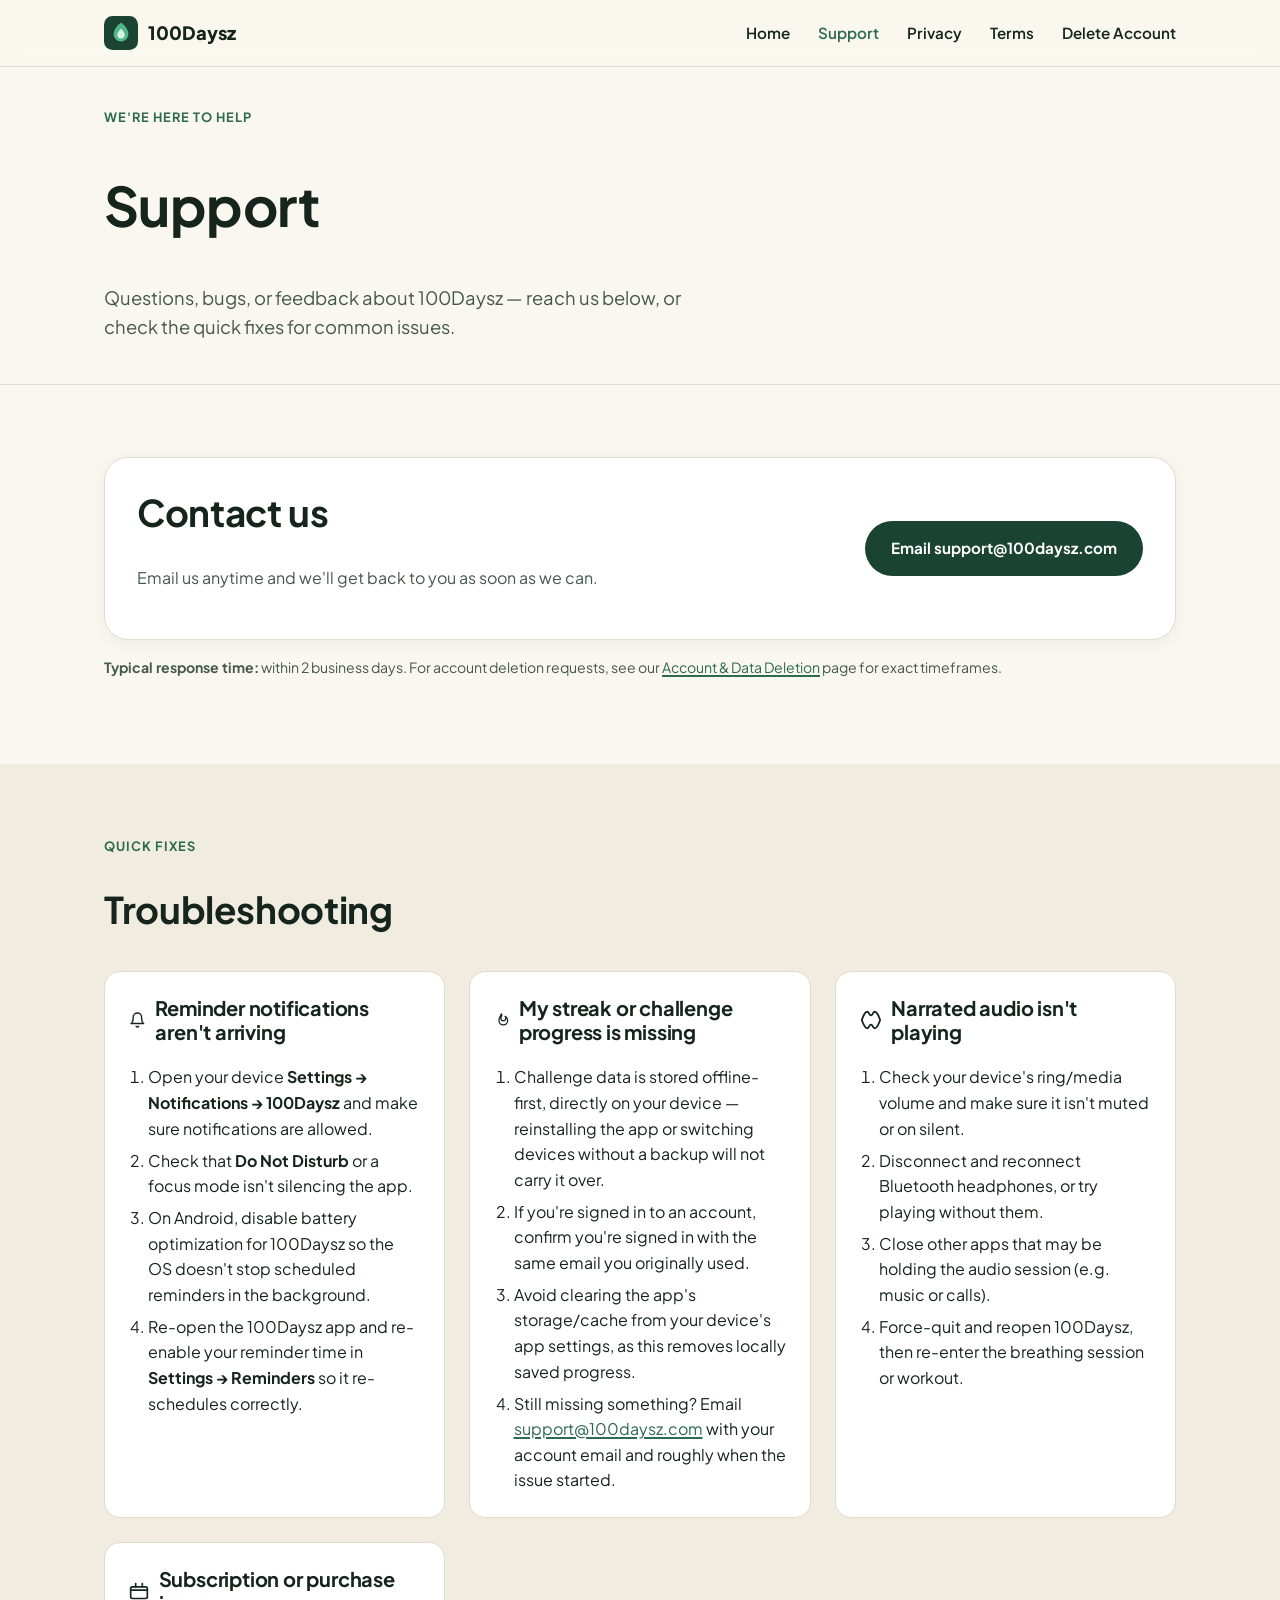
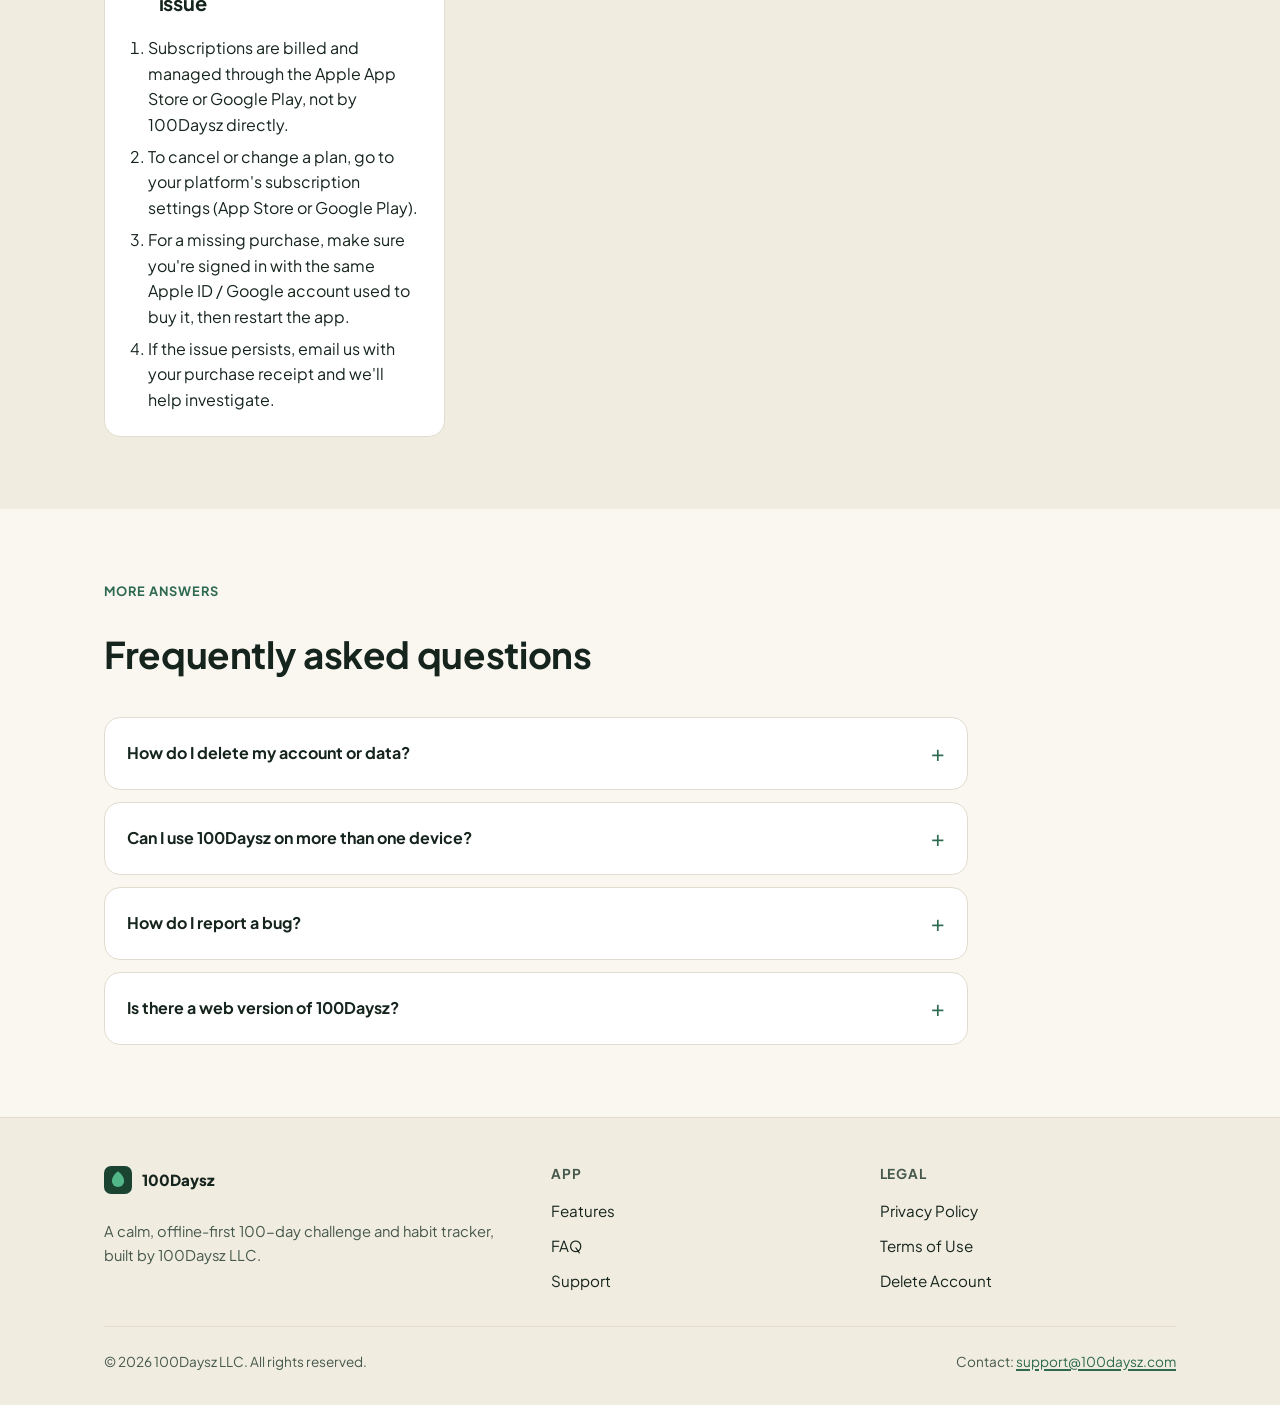
<file: site/support.html>
<!doctype html>
<html lang="en">
<head>
<meta charset="UTF-8" />
<meta name="viewport" content="width=device-width, initial-scale=1" />
<title>Support — 100Daysz</title>
<meta name="description" content="Get help with 100Daysz: contact support, fix notification and audio issues, restore streaks, and find answers to common questions." />
<link rel="canonical" href="https://100daysz.com/support.html" />
<meta property="og:type" content="website" />
<meta property="og:title" content="Support — 100Daysz" />
<meta property="og:description" content="Get help with 100Daysz: contact support, fix notification and audio issues, restore streaks, and find answers to common questions." />
<meta property="og:url" content="https://100daysz.com/support.html" />
<meta property="og:site_name" content="100Daysz" />
<link rel="icon" href="favicon.svg" type="image/svg+xml" />
<link rel="preconnect" href="https://fonts.googleapis.com" />
<link rel="preconnect" href="https://fonts.gstatic.com" crossorigin />
<link href="https://fonts.googleapis.com/css2?family=Plus+Jakarta+Sans:wght@400;500;600;700;800&amp;display=swap" rel="stylesheet" />
<link rel="stylesheet" href="styles.css" />
</head>
<body>
<a class="skip-link" href="#main">Skip to content</a>

<header class="site-header">
  <nav class="nav-bar container" aria-label="Primary">
    <a class="brand" href="index.html">
      <svg class="logo-mark" viewBox="0 0 64 64" role="img" aria-label="">
        <rect width="64" height="64" rx="16" fill="#1b4332"/>
        <path d="M32 12c9 7 14 14.5 14 22a14 14 0 1 1-28 0c0-7.5 5-15 14-22Z" fill="#52b788"/>
        <path d="M32 24c4.5 4.2 7 8 7 11.5A7 7 0 1 1 25 35.5c0-3.5 2.5-7.3 7-11.5Z" fill="#d8f3e4"/>
      </svg>
      100Daysz
    </a>
    <button class="nav-toggle" aria-expanded="false" aria-controls="nav-links" id="navToggle" aria-label="Toggle navigation menu">
      <svg width="20" height="20" viewBox="0 0 24 24" fill="none" stroke="currentColor" stroke-width="2" stroke-linecap="round"><line x1="3" y1="6" x2="21" y2="6"/><line x1="3" y1="12" x2="21" y2="12"/><line x1="3" y1="18" x2="21" y2="18"/></svg>
    </button>
    <ul class="nav-links" id="nav-links">
      <li><a href="index.html">Home</a></li>
      <li><a href="support.html" aria-current="page">Support</a></li>
      <li><a href="privacy.html">Privacy</a></li>
      <li><a href="terms.html">Terms</a></li>
      <li><a href="delete-account.html">Delete Account</a></li>
    </ul>
  </nav>
</header>

<main id="main">

  <section class="page-hero">
    <div class="container">
      <span class="eyebrow">We're here to help</span>
      <h1>Support</h1>
      <p class="hero-lede">Questions, bugs, or feedback about 100Daysz — reach us below, or check the quick fixes for common issues.</p>
    </div>
  </section>

  <section>
    <div class="container">
      <div class="contact-card">
        <div>
          <h2 class="mt-0">Contact us</h2>
          <p class="mt-0">Email us anytime and we'll get back to you as soon as we can.</p>
        </div>
        <a class="btn btn-primary" href="mailto:support@100daysz.com">Email support@100daysz.com</a>
      </div>
      <p class="note" style="margin-top:1rem;">
        <strong>Typical response time:</strong> within 2 business days. For account deletion requests, see our
        <a href="delete-account.html">Account &amp; Data Deletion</a> page for exact timeframes.
      </p>
    </div>
  </section>

  <section style="background:var(--color-bg-alt);">
    <div class="container">
      <div class="section-head">
        <span class="eyebrow">Quick fixes</span>
        <h2>Troubleshooting</h2>
      </div>
      <div class="troubleshoot-grid">
        <div class="troubleshoot-card">
          <h3>
            <svg width="22" height="22" viewBox="0 0 24 24" fill="none" stroke="currentColor" stroke-width="2" stroke-linecap="round" stroke-linejoin="round" aria-hidden="true"><path d="M18 8a6 6 0 0 0-12 0c0 7-3 9-3 9h18s-3-2-3-9Z"/><path d="M13.73 21a2 2 0 0 1-3.46 0"/></svg>
            Reminder notifications aren't arriving
          </h3>
          <ol>
            <li>Open your device <strong>Settings → Notifications → 100Daysz</strong> and make sure notifications are allowed.</li>
            <li>Check that <strong>Do Not Disturb</strong> or a focus mode isn't silencing the app.</li>
            <li>On Android, disable battery optimization for 100Daysz so the OS doesn't stop scheduled reminders in the background.</li>
            <li>Re-open the 100Daysz app and re-enable your reminder time in <strong>Settings → Reminders</strong> so it re-schedules correctly.</li>
          </ol>
        </div>
        <div class="troubleshoot-card">
          <h3>
            <svg width="22" height="22" viewBox="0 0 24 24" fill="none" stroke="currentColor" stroke-width="2" stroke-linecap="round" stroke-linejoin="round" aria-hidden="true"><path d="M12 2c2 3-1 4-1 7a4 4 0 0 0 8 0c0-1-.3-2-1-3 2 1 4 4 4 7a7 7 0 1 1-14 0c0-4 2-7 4-11Z"/></svg>
            My streak or challenge progress is missing
          </h3>
          <ol>
            <li>Challenge data is stored offline-first, directly on your device — reinstalling the app or switching devices without a backup will not carry it over.</li>
            <li>If you're signed in to an account, confirm you're signed in with the same email you originally used.</li>
            <li>Avoid clearing the app's storage/cache from your device's app settings, as this removes locally saved progress.</li>
            <li>Still missing something? Email <a href="mailto:support@100daysz.com">support@100daysz.com</a> with your account email and roughly when the issue started.</li>
          </ol>
        </div>
        <div class="troubleshoot-card">
          <h3>
            <svg width="22" height="22" viewBox="0 0 24 24" fill="none" stroke="currentColor" stroke-width="2" stroke-linecap="round" stroke-linejoin="round" aria-hidden="true"><path d="M2 12c2-6 4-9 6-9s2 4 4 4 2-4 4-4 4 3 6 9c-2 6-4 9-6 9s-2-4-4-4-2 4-4 4-4-3-6-9Z"/></svg>
            Narrated audio isn't playing
          </h3>
          <ol>
            <li>Check your device's ring/media volume and make sure it isn't muted or on silent.</li>
            <li>Disconnect and reconnect Bluetooth headphones, or try playing without them.</li>
            <li>Close other apps that may be holding the audio session (e.g. music or calls).</li>
            <li>Force-quit and reopen 100Daysz, then re-enter the breathing session or workout.</li>
          </ol>
        </div>
        <div class="troubleshoot-card">
          <h3>
            <svg width="22" height="22" viewBox="0 0 24 24" fill="none" stroke="currentColor" stroke-width="2" stroke-linecap="round" stroke-linejoin="round" aria-hidden="true"><rect x="2" y="7" width="20" height="14" rx="2"/><path d="M16 3v4M8 3v4M2 11h20"/></svg>
            Subscription or purchase issue
          </h3>
          <ol>
            <li>Subscriptions are billed and managed through the Apple App Store or Google Play, not by 100Daysz directly.</li>
            <li>To cancel or change a plan, go to your platform's subscription settings (App Store or Google Play).</li>
            <li>For a missing purchase, make sure you're signed in with the same Apple ID / Google account used to buy it, then restart the app.</li>
            <li>If the issue persists, email us with your purchase receipt and we'll help investigate.</li>
          </ol>
        </div>
      </div>
    </div>
  </section>

  <section>
    <div class="container">
      <div class="section-head">
        <span class="eyebrow">More answers</span>
        <h2>Frequently asked questions</h2>
      </div>
      <div class="faq-list">
        <details class="faq-item">
          <summary>How do I delete my account or data?</summary>
          <p class="faq-answer">Use the in-app account deletion option, or email us — full steps are on the <a href="delete-account.html">Account &amp; Data Deletion</a> page.</p>
        </details>
        <details class="faq-item">
          <summary>Can I use 100Daysz on more than one device?</summary>
          <p class="faq-answer">You can install 100Daysz on multiple devices and sign in with the same account to manage your subscription. Local challenge data stays on the device where it was created.</p>
        </details>
        <details class="faq-item">
          <summary>How do I report a bug?</summary>
          <p class="faq-answer">Email <a href="mailto:support@100daysz.com">support@100daysz.com</a> with your device model, OS version, and the steps that led to the problem — screenshots or screen recordings help a lot.</p>
        </details>
        <details class="faq-item">
          <summary>Is there a web version of 100Daysz?</summary>
          <p class="faq-answer">Not currently. 100Daysz is a mobile app for iPhone and Android, built with Flutter.</p>
        </details>
      </div>
    </div>
  </section>

</main>

<footer class="site-footer">
  <div class="container">
    <div class="footer-grid">
      <div>
        <a class="footer-brand" href="index.html">
          <svg class="logo-mark" width="28" height="28" viewBox="0 0 64 64" aria-hidden="true"><rect width="64" height="64" rx="16" fill="#1b4332"/><path d="M32 12c9 7 14 14.5 14 22a14 14 0 1 1-28 0c0-7.5 5-15 14-22Z" fill="#52b788"/></svg>
          100Daysz
        </a>
        <p class="footer-tagline">A calm, offline-first 100-day challenge and habit tracker, built by 100Daysz LLC.</p>
      </div>
      <div>
        <h4>App</h4>
        <ul>
          <li><a href="index.html#features">Features</a></li>
          <li><a href="index.html#faq">FAQ</a></li>
          <li><a href="support.html">Support</a></li>
        </ul>
      </div>
      <div>
        <h4>Legal</h4>
        <ul>
          <li><a href="privacy.html">Privacy Policy</a></li>
          <li><a href="terms.html">Terms of Use</a></li>
          <li><a href="delete-account.html">Delete Account</a></li>
        </ul>
      </div>
    </div>
    <div class="footer-bottom">
      <span>&copy; 2026 100Daysz LLC. All rights reserved.</span>
      <span>Contact: <a href="mailto:support@100daysz.com">support@100daysz.com</a></span>
    </div>
  </div>
</footer>

<script src="nav.js"></script>
</body>
</html>
</file>
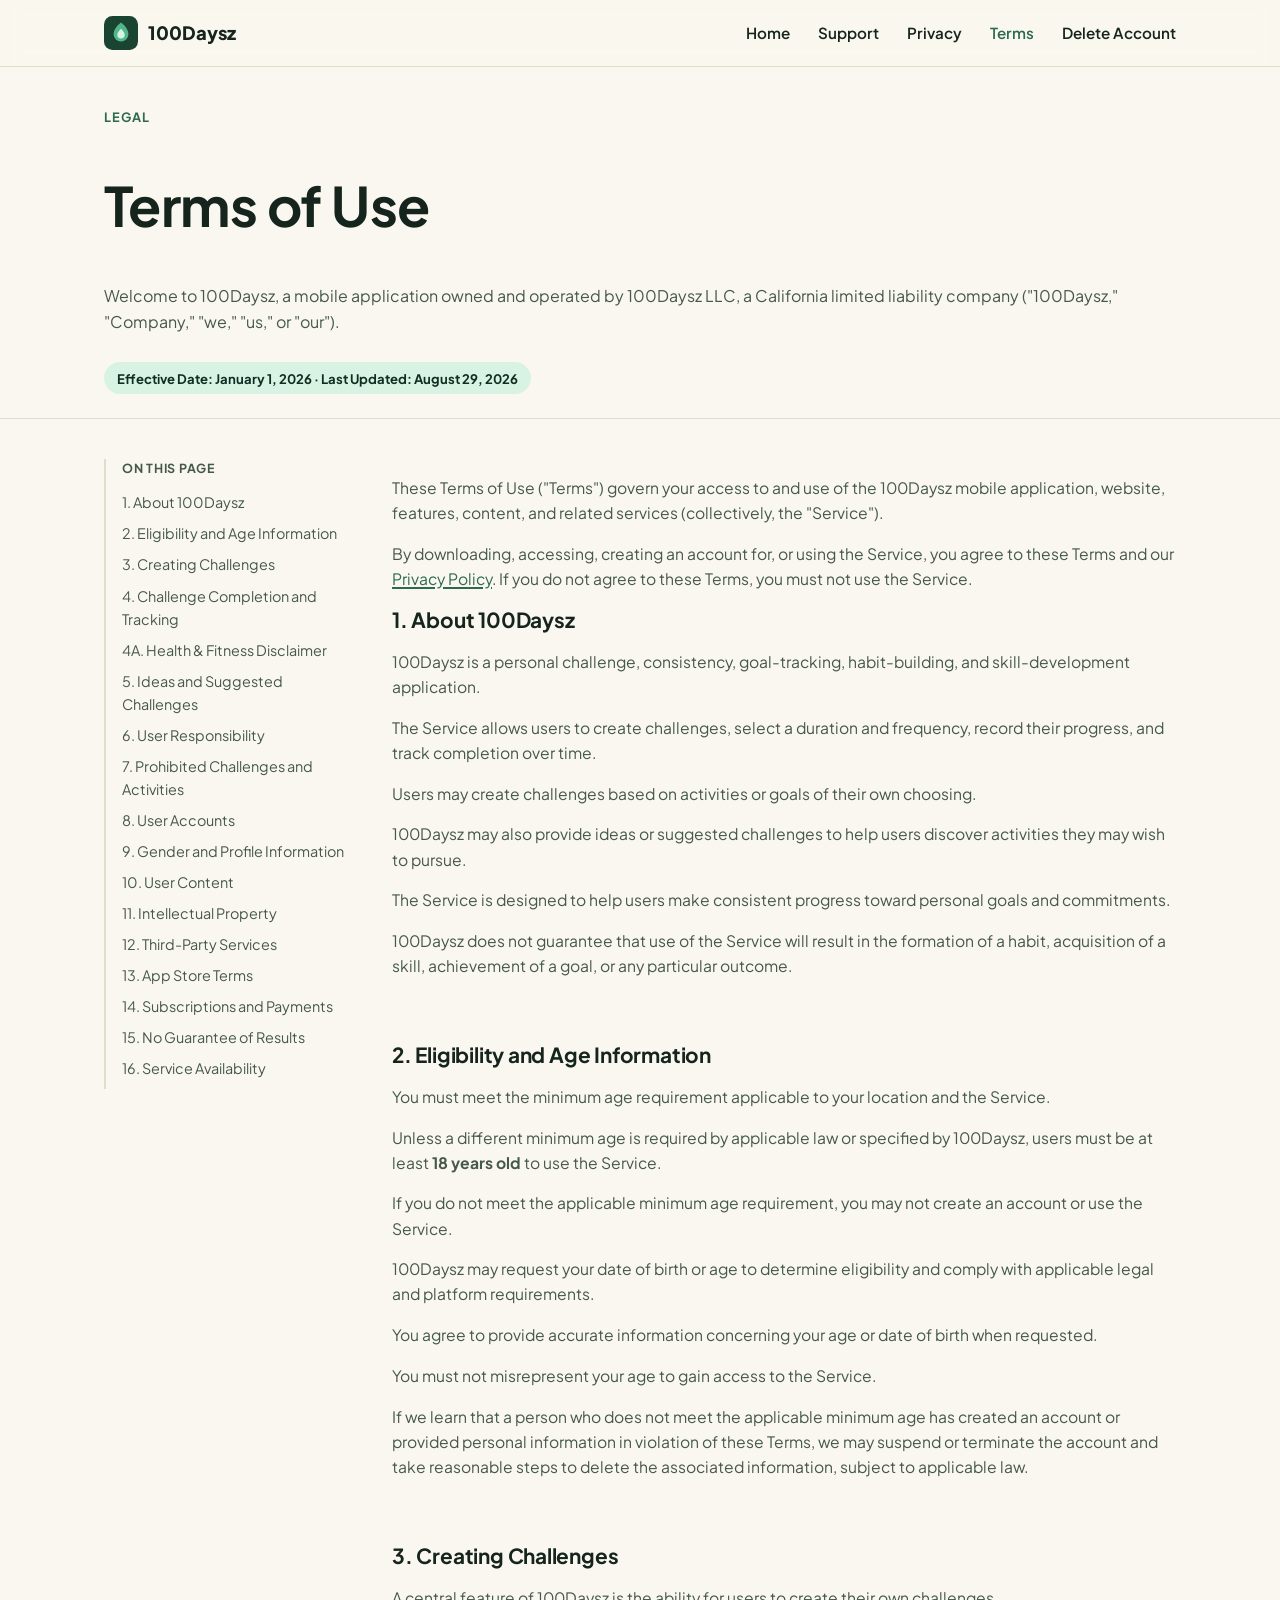
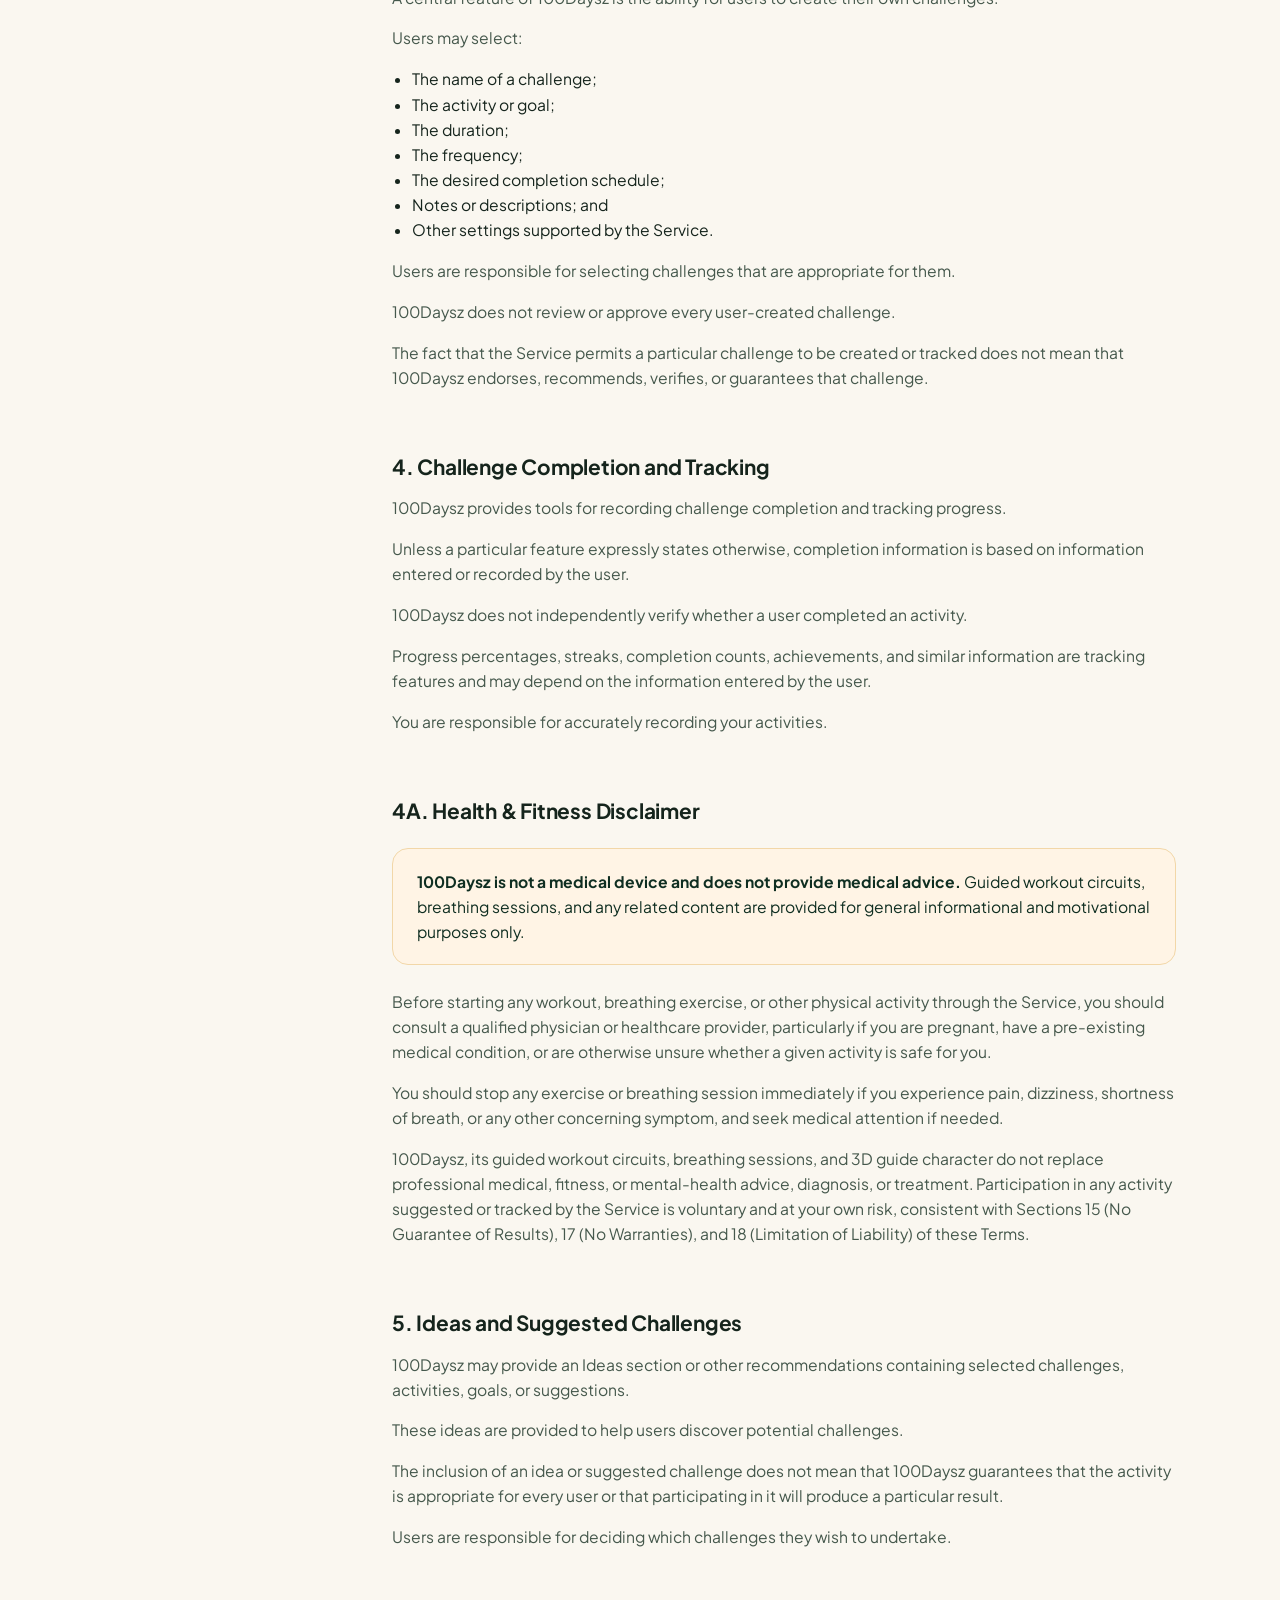
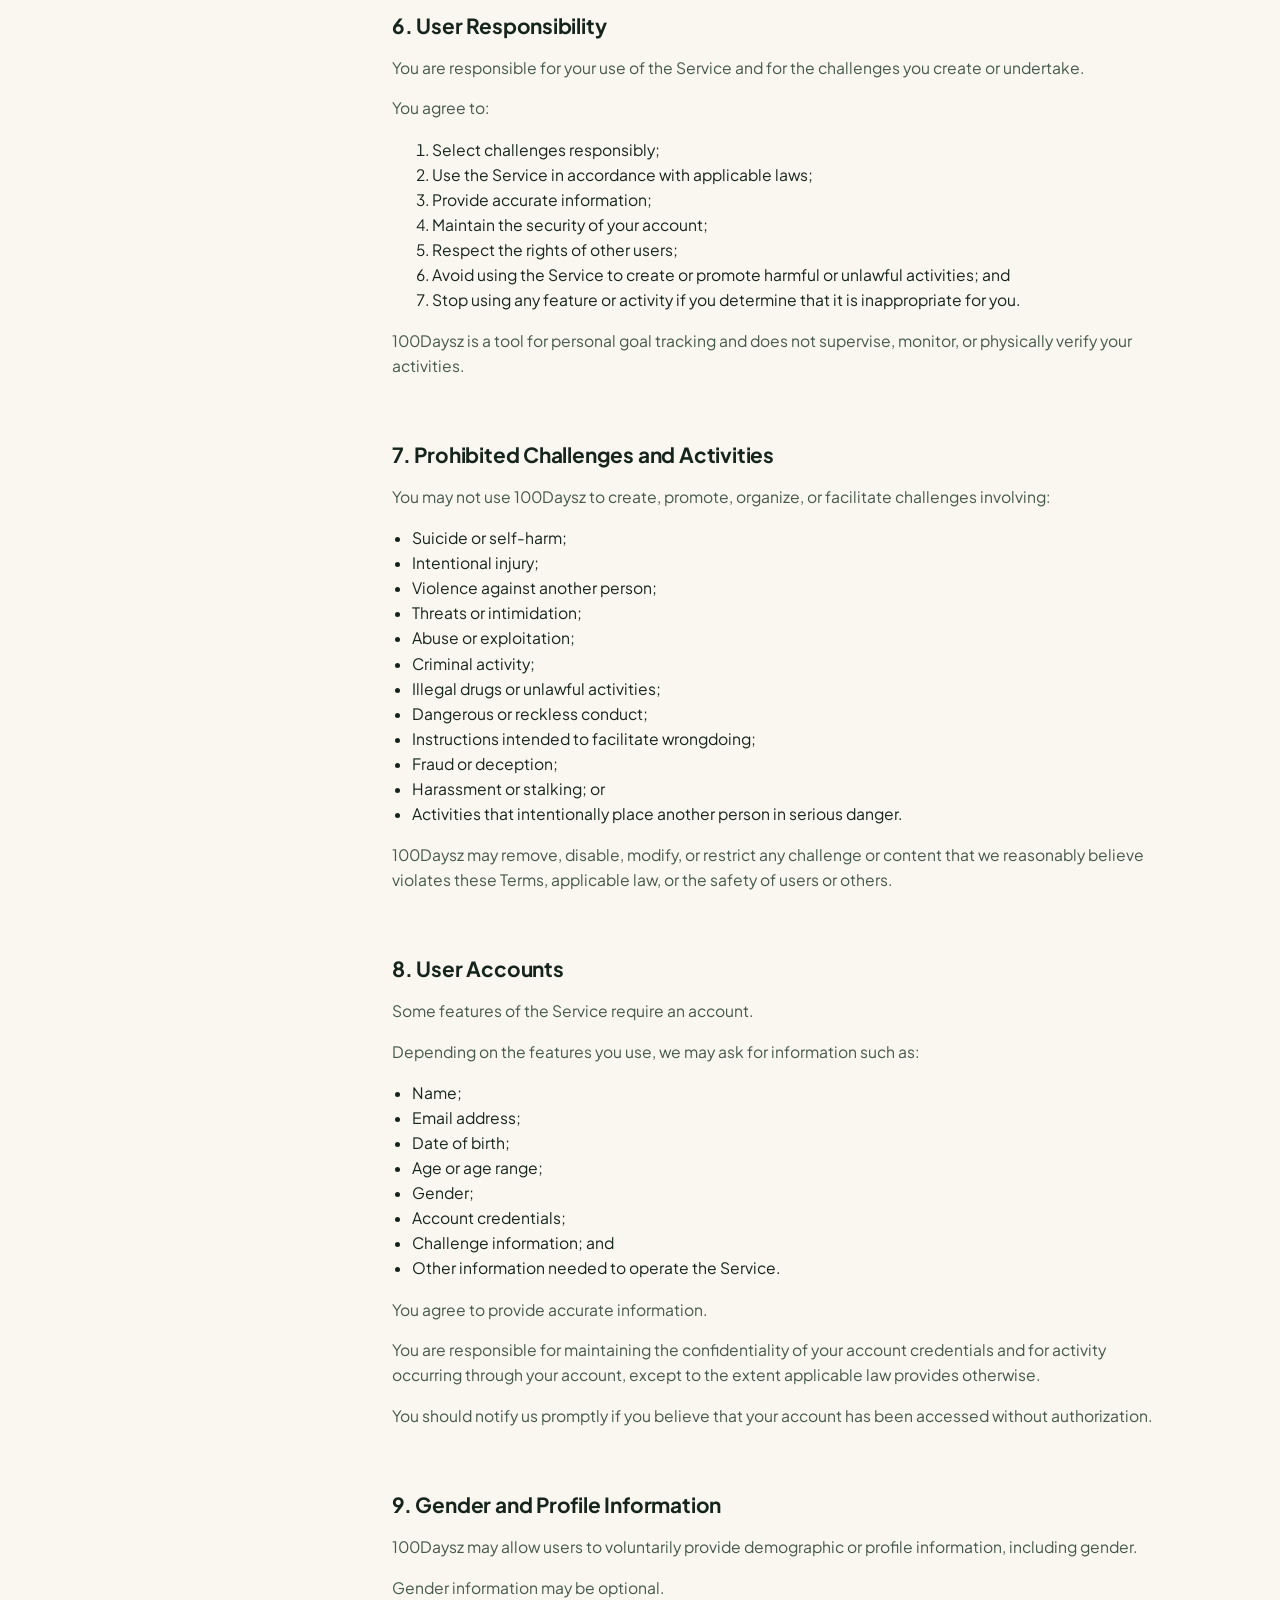
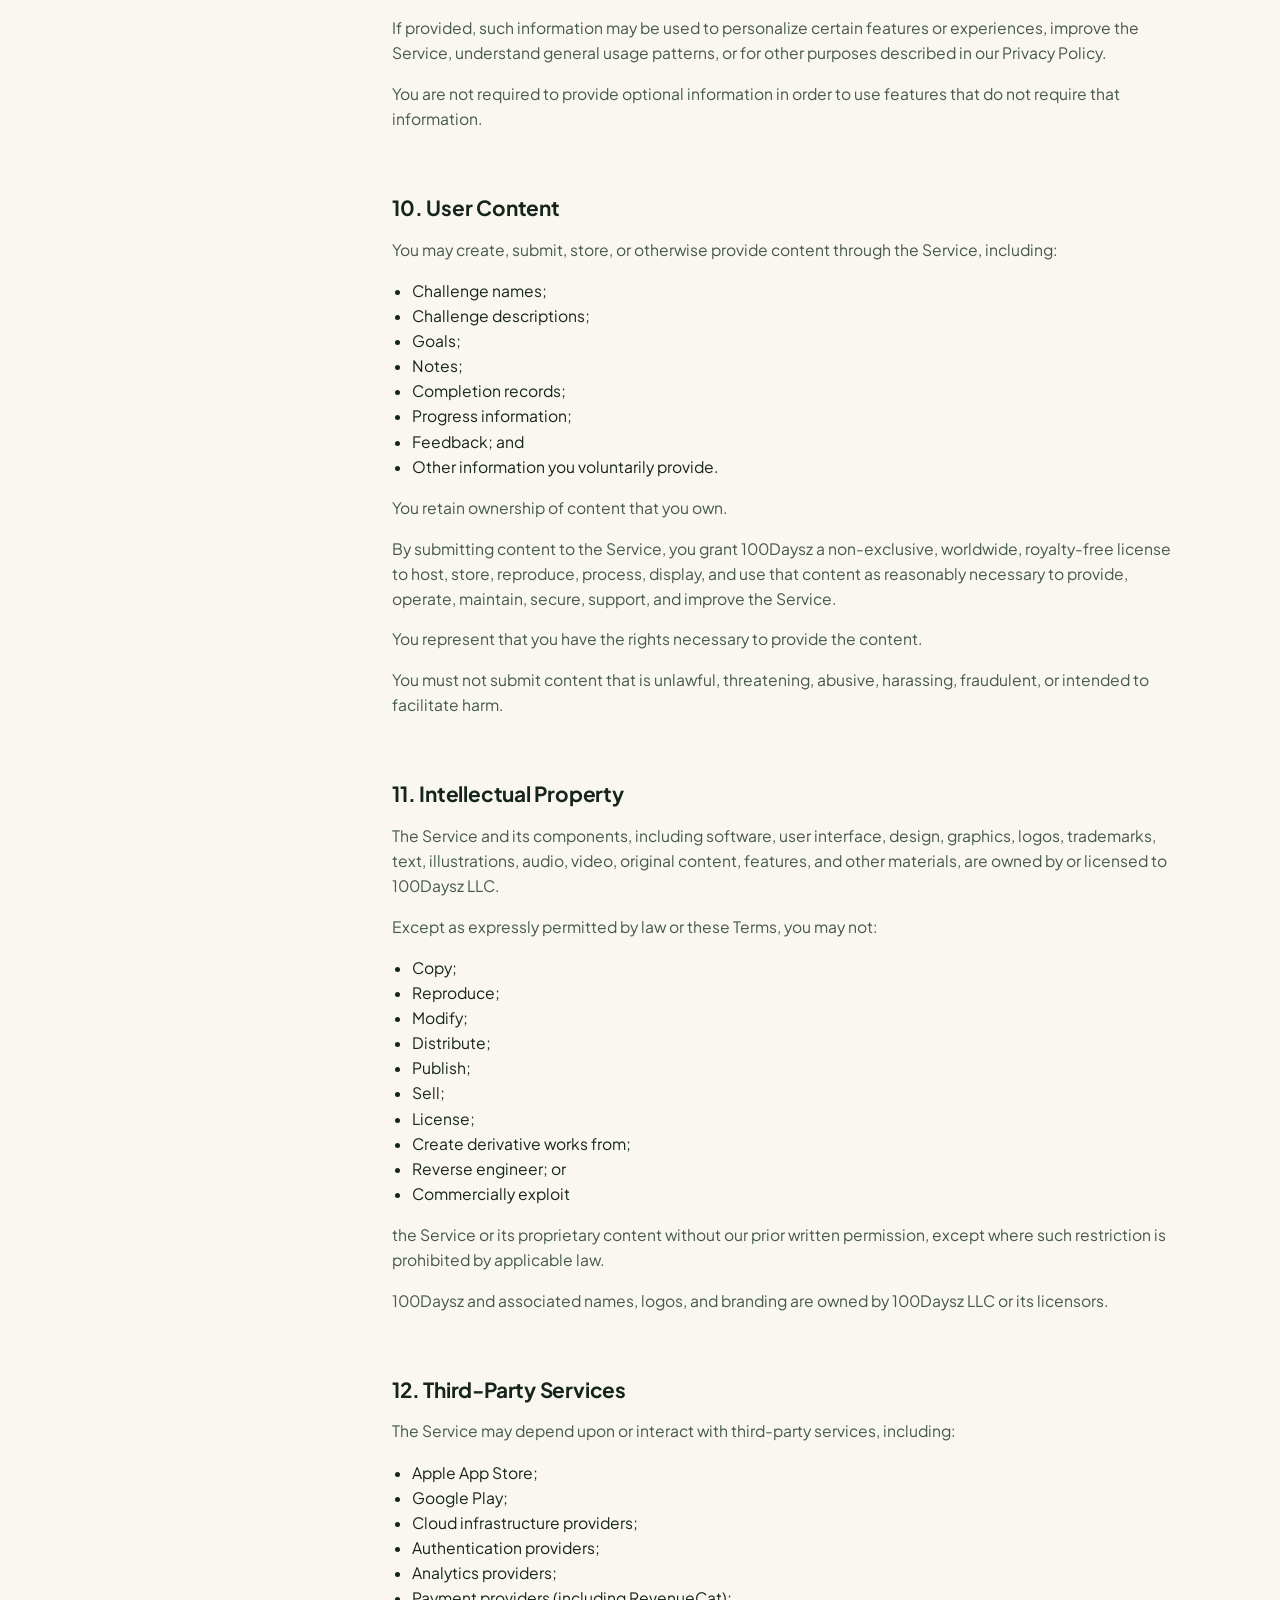
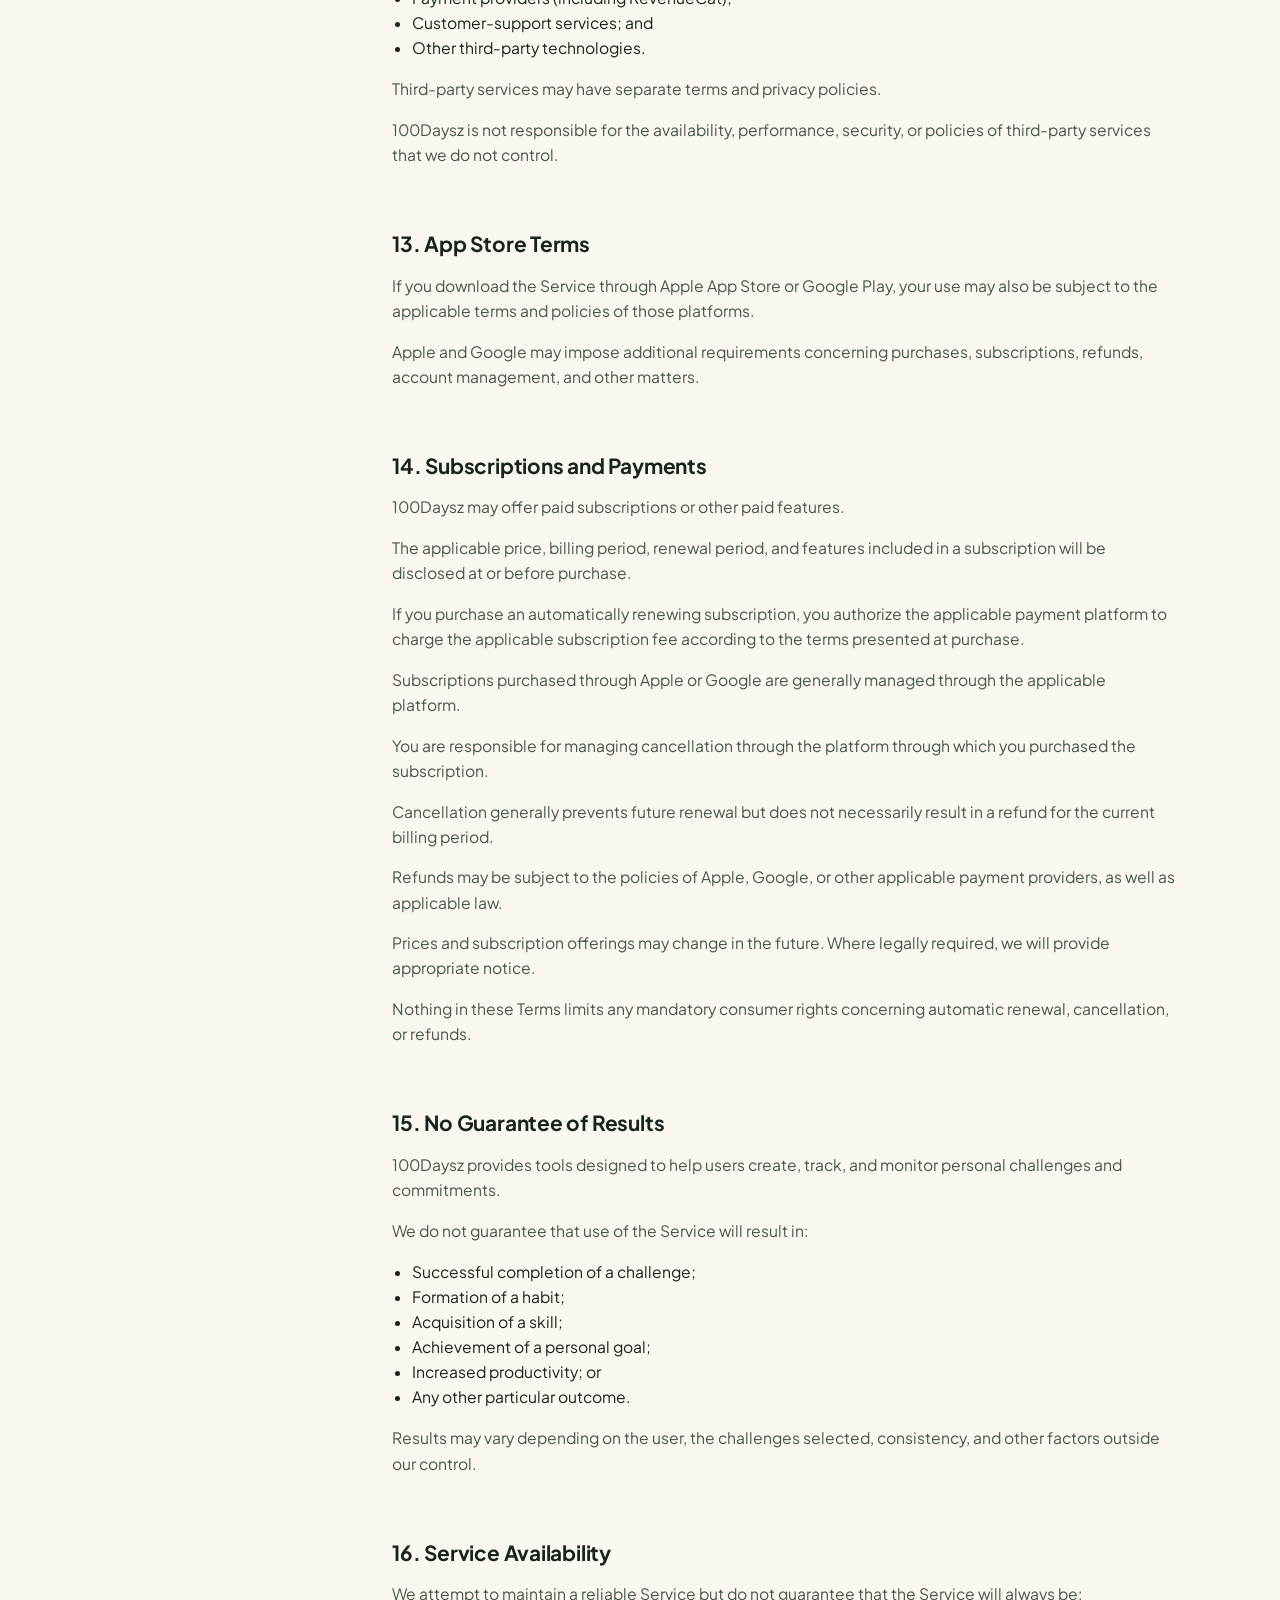
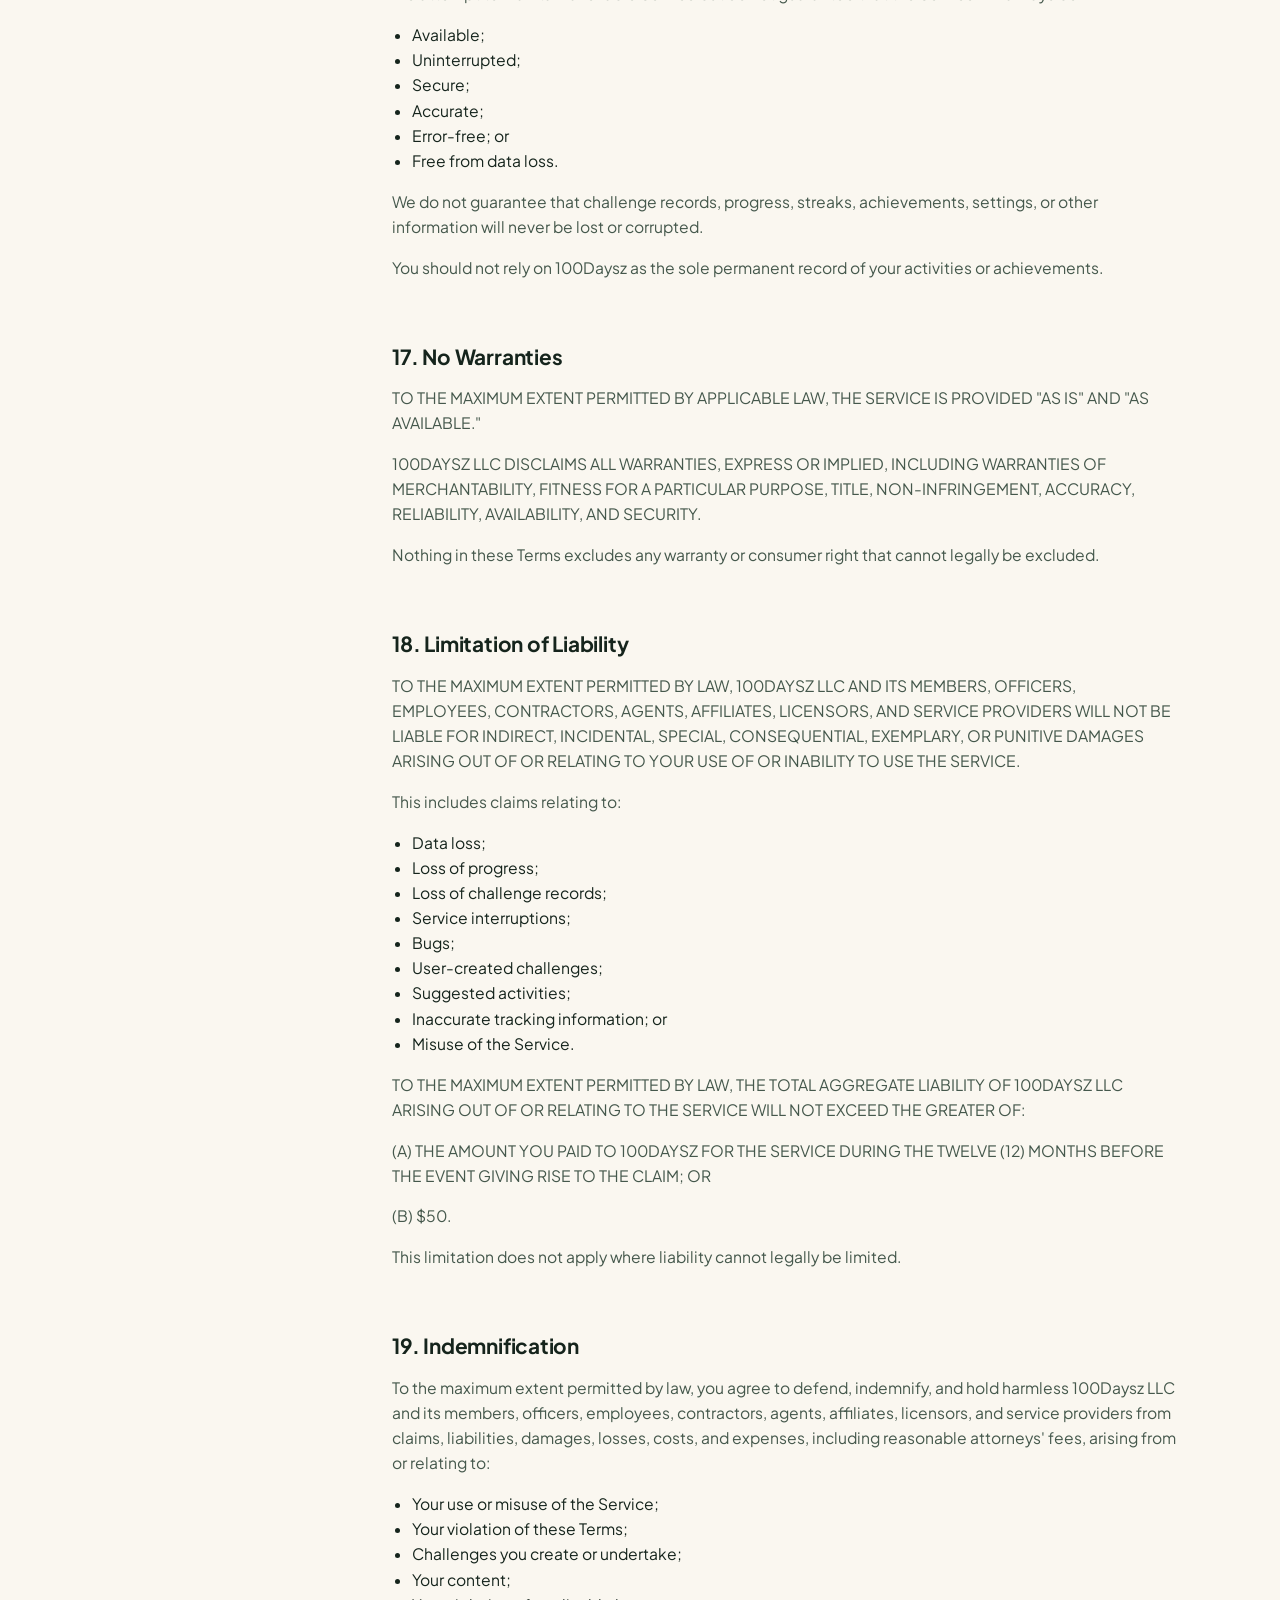
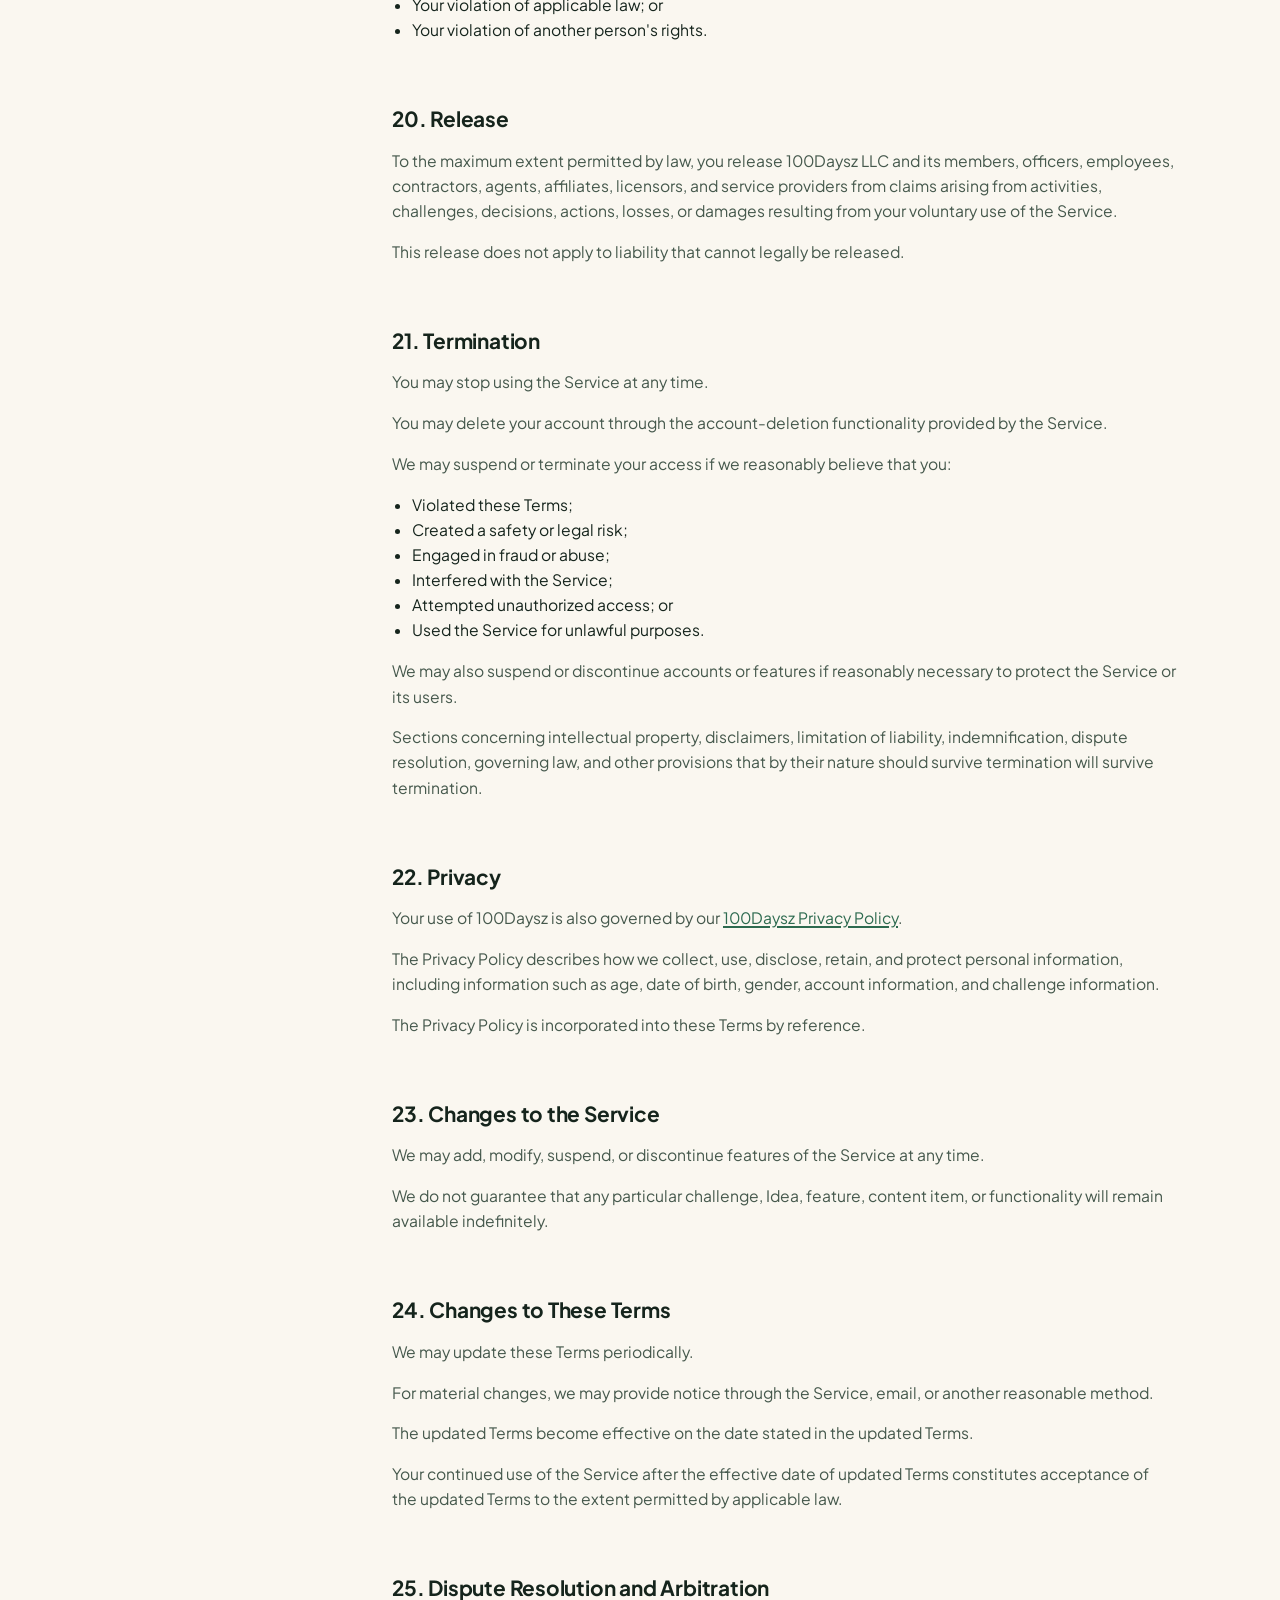
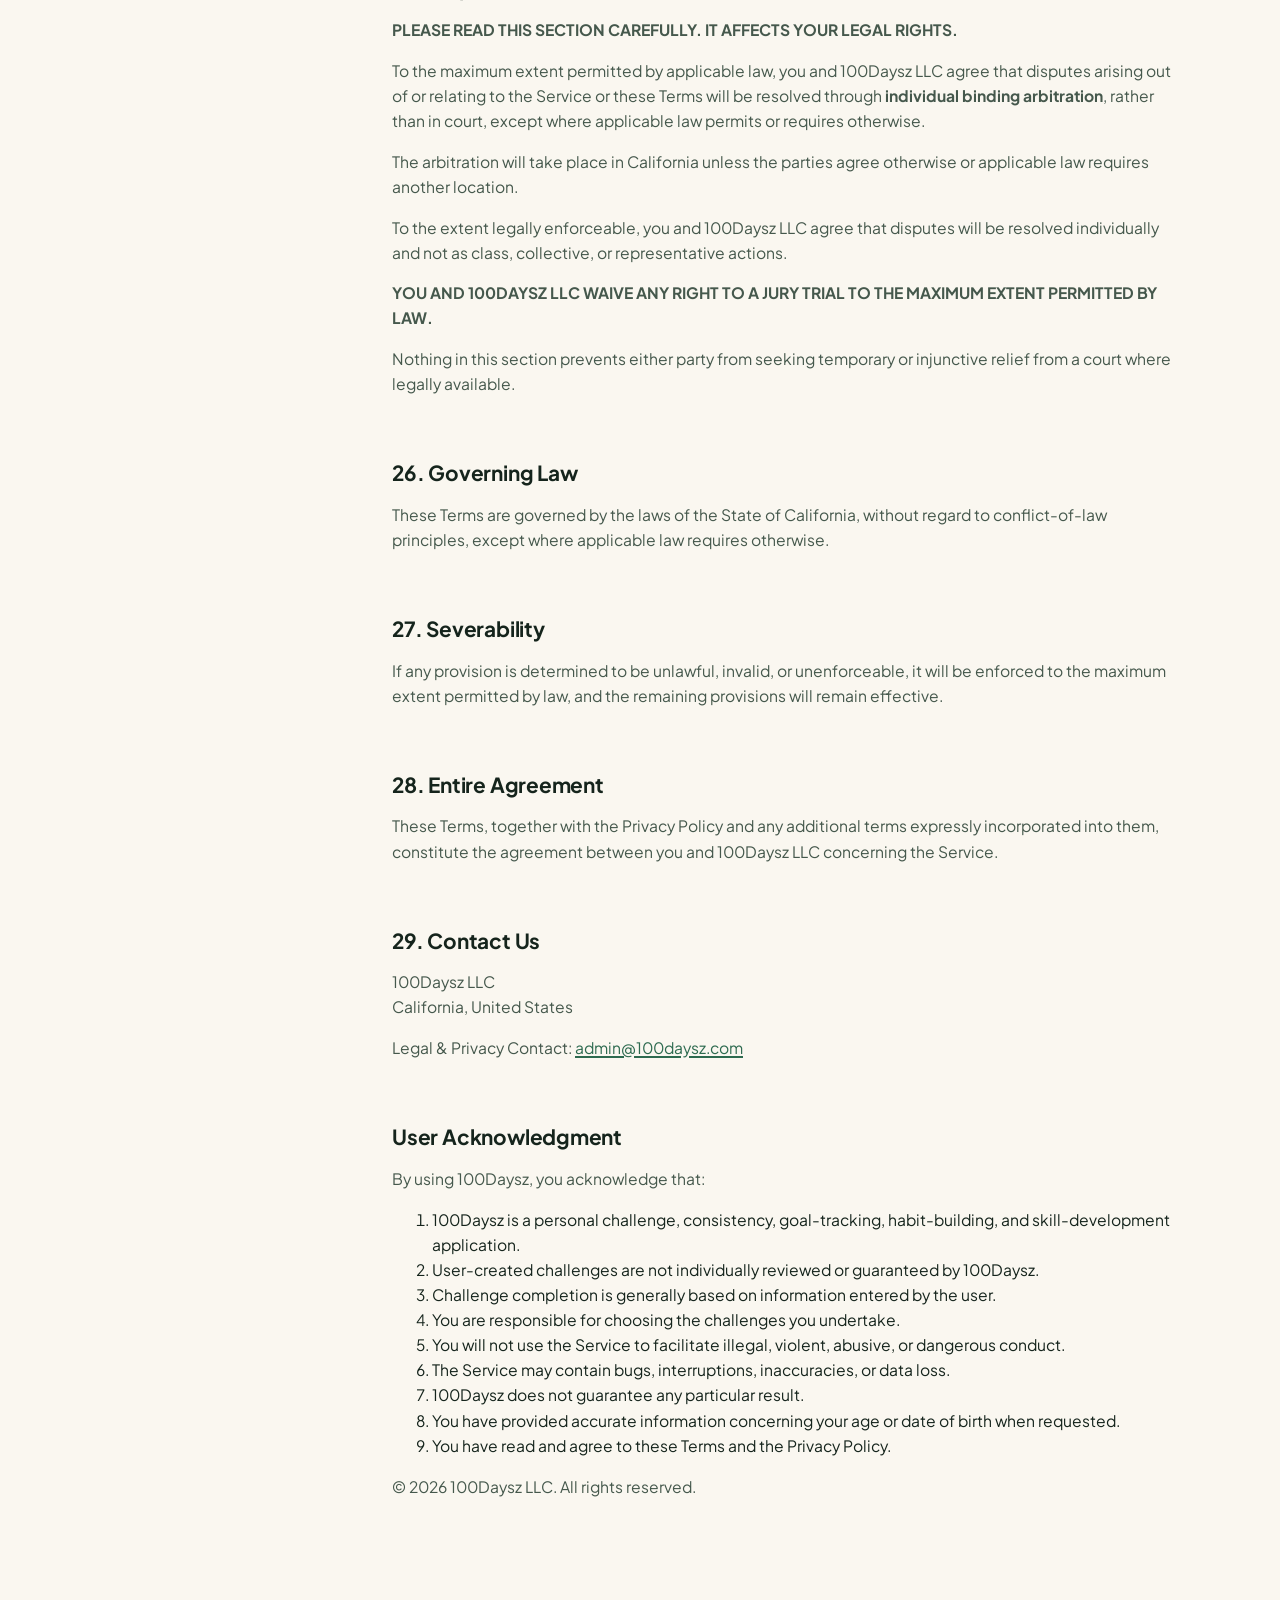
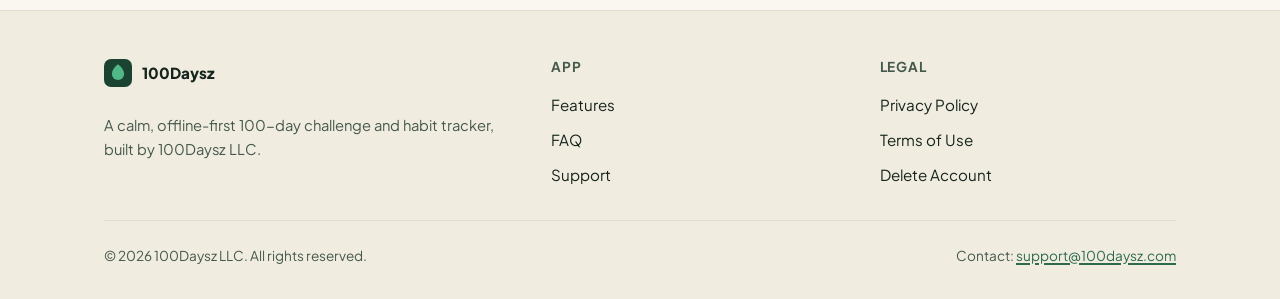
<file: site/terms.html>
<!doctype html>
<html lang="en">
<head>
<meta charset="UTF-8" />
<meta name="viewport" content="width=device-width, initial-scale=1" />
<title>Terms of Use — 100Daysz</title>
<meta name="description" content="The Terms of Use governing your access to and use of the 100Daysz mobile application, including our health and fitness disclaimer." />
<link rel="canonical" href="https://100daysz.com/terms.html" />
<meta property="og:type" content="website" />
<meta property="og:title" content="Terms of Use — 100Daysz" />
<meta property="og:description" content="The Terms of Use governing your access to and use of the 100Daysz mobile application." />
<meta property="og:url" content="https://100daysz.com/terms.html" />
<meta property="og:site_name" content="100Daysz" />
<link rel="icon" href="favicon.svg" type="image/svg+xml" />
<link rel="preconnect" href="https://fonts.googleapis.com" />
<link rel="preconnect" href="https://fonts.gstatic.com" crossorigin />
<link href="https://fonts.googleapis.com/css2?family=Plus+Jakarta+Sans:wght@400;500;600;700;800&amp;display=swap" rel="stylesheet" />
<link rel="stylesheet" href="styles.css" />
</head>
<body>
<a class="skip-link" href="#main">Skip to content</a>

<header class="site-header">
  <nav class="nav-bar container" aria-label="Primary">
    <a class="brand" href="index.html">
      <svg class="logo-mark" viewBox="0 0 64 64" role="img" aria-label="">
        <rect width="64" height="64" rx="16" fill="#1b4332"/>
        <path d="M32 12c9 7 14 14.5 14 22a14 14 0 1 1-28 0c0-7.5 5-15 14-22Z" fill="#52b788"/>
        <path d="M32 24c4.5 4.2 7 8 7 11.5A7 7 0 1 1 25 35.5c0-3.5 2.5-7.3 7-11.5Z" fill="#d8f3e4"/>
      </svg>
      100Daysz
    </a>
    <button class="nav-toggle" aria-expanded="false" aria-controls="nav-links" id="navToggle" aria-label="Toggle navigation menu">
      <svg width="20" height="20" viewBox="0 0 24 24" fill="none" stroke="currentColor" stroke-width="2" stroke-linecap="round"><line x1="3" y1="6" x2="21" y2="6"/><line x1="3" y1="12" x2="21" y2="12"/><line x1="3" y1="18" x2="21" y2="18"/></svg>
    </button>
    <ul class="nav-links" id="nav-links">
      <li><a href="index.html">Home</a></li>
      <li><a href="support.html">Support</a></li>
      <li><a href="privacy.html">Privacy</a></li>
      <li><a href="terms.html" aria-current="page">Terms</a></li>
      <li><a href="delete-account.html">Delete Account</a></li>
    </ul>
  </nav>
</header>

<main id="main">
  <section class="page-hero">
    <div class="container">
      <span class="eyebrow">Legal</span>
      <h1>Terms of Use</h1>
      <p>Welcome to 100Daysz, a mobile application owned and operated by 100Daysz LLC, a California limited liability company ("100Daysz," "Company," "we," "us," or "our").</p>
      <span class="updated-badge">Effective Date: January 1, 2026 &middot; Last Updated: August 29, 2026</span>
    </div>
  </section>

  <div class="container legal-wrap">
    <nav class="legal-toc" aria-label="Terms of Use sections">
      <strong>On this page</strong>
      <ol>
        <li><a href="#about">1. About 100Daysz</a></li>
        <li><a href="#eligibility">2. Eligibility and Age Information</a></li>
        <li><a href="#creating-challenges">3. Creating Challenges</a></li>
        <li><a href="#completion-tracking">4. Challenge Completion and Tracking</a></li>
        <li><a href="#health-disclaimer">4A. Health &amp; Fitness Disclaimer</a></li>
        <li><a href="#ideas">5. Ideas and Suggested Challenges</a></li>
        <li><a href="#user-responsibility">6. User Responsibility</a></li>
        <li><a href="#prohibited">7. Prohibited Challenges and Activities</a></li>
        <li><a href="#user-accounts">8. User Accounts</a></li>
        <li><a href="#gender-profile">9. Gender and Profile Information</a></li>
        <li><a href="#user-content">10. User Content</a></li>
        <li><a href="#ip">11. Intellectual Property</a></li>
        <li><a href="#third-party-services">12. Third-Party Services</a></li>
        <li><a href="#app-store-terms">13. App Store Terms</a></li>
        <li><a href="#subscriptions">14. Subscriptions and Payments</a></li>
        <li><a href="#no-guarantee">15. No Guarantee of Results</a></li>
        <li><a href="#availability">16. Service Availability</a></li>
        <li><a href="#no-warranties">17. No Warranties</a></li>
        <li><a href="#liability">18. Limitation of Liability</a></li>
        <li><a href="#indemnification">19. Indemnification</a></li>
        <li><a href="#release">20. Release</a></li>
        <li><a href="#termination">21. Termination</a></li>
        <li><a href="#privacy">22. Privacy</a></li>
        <li><a href="#changes-service">23. Changes to the Service</a></li>
        <li><a href="#changes-terms">24. Changes to These Terms</a></li>
        <li><a href="#arbitration">25. Dispute Resolution and Arbitration</a></li>
        <li><a href="#governing-law">26. Governing Law</a></li>
        <li><a href="#severability">27. Severability</a></li>
        <li><a href="#entire-agreement">28. Entire Agreement</a></li>
        <li><a href="#contact">29. Contact Us</a></li>
        <li><a href="#acknowledgment">User Acknowledgment</a></li>
      </ol>
    </nav>

    <div class="legal-body">
      <p>These Terms of Use ("Terms") govern your access to and use of the 100Daysz mobile application, website, features, content, and related services (collectively, the "Service").</p>
      <p>By downloading, accessing, creating an account for, or using the Service, you agree to these Terms and our <a href="privacy.html">Privacy Policy</a>. If you do not agree to these Terms, you must not use the Service.</p>

      <section id="about">
        <h2>1. About 100Daysz</h2>
        <p>100Daysz is a personal challenge, consistency, goal-tracking, habit-building, and skill-development application.</p>
        <p>The Service allows users to create challenges, select a duration and frequency, record their progress, and track completion over time.</p>
        <p>Users may create challenges based on activities or goals of their own choosing.</p>
        <p>100Daysz may also provide ideas or suggested challenges to help users discover activities they may wish to pursue.</p>
        <p>The Service is designed to help users make consistent progress toward personal goals and commitments.</p>
        <p>100Daysz does not guarantee that use of the Service will result in the formation of a habit, acquisition of a skill, achievement of a goal, or any particular outcome.</p>
      </section>

      <section id="eligibility">
        <h2>2. Eligibility and Age Information</h2>
        <p>You must meet the minimum age requirement applicable to your location and the Service.</p>
        <p>Unless a different minimum age is required by applicable law or specified by 100Daysz, users must be at least <strong>18 years old</strong> to use the Service.</p>
        <p>If you do not meet the applicable minimum age requirement, you may not create an account or use the Service.</p>
        <p>100Daysz may request your date of birth or age to determine eligibility and comply with applicable legal and platform requirements.</p>
        <p>You agree to provide accurate information concerning your age or date of birth when requested.</p>
        <p>You must not misrepresent your age to gain access to the Service.</p>
        <p>If we learn that a person who does not meet the applicable minimum age has created an account or provided personal information in violation of these Terms, we may suspend or terminate the account and take reasonable steps to delete the associated information, subject to applicable law.</p>
      </section>

      <section id="creating-challenges">
        <h2>3. Creating Challenges</h2>
        <p>A central feature of 100Daysz is the ability for users to create their own challenges.</p>
        <p>Users may select:</p>
        <ul>
          <li>The name of a challenge;</li>
          <li>The activity or goal;</li>
          <li>The duration;</li>
          <li>The frequency;</li>
          <li>The desired completion schedule;</li>
          <li>Notes or descriptions; and</li>
          <li>Other settings supported by the Service.</li>
        </ul>
        <p>Users are responsible for selecting challenges that are appropriate for them.</p>
        <p>100Daysz does not review or approve every user-created challenge.</p>
        <p>The fact that the Service permits a particular challenge to be created or tracked does not mean that 100Daysz endorses, recommends, verifies, or guarantees that challenge.</p>
      </section>

      <section id="completion-tracking">
        <h2>4. Challenge Completion and Tracking</h2>
        <p>100Daysz provides tools for recording challenge completion and tracking progress.</p>
        <p>Unless a particular feature expressly states otherwise, completion information is based on information entered or recorded by the user.</p>
        <p>100Daysz does not independently verify whether a user completed an activity.</p>
        <p>Progress percentages, streaks, completion counts, achievements, and similar information are tracking features and may depend on the information entered by the user.</p>
        <p>You are responsible for accurately recording your activities.</p>
      </section>

      <section id="health-disclaimer">
        <h2>4A. Health &amp; Fitness Disclaimer</h2>
        <div class="callout warning">
          <p><strong>100Daysz is not a medical device and does not provide medical advice.</strong> Guided workout circuits, breathing sessions, and any related content are provided for general informational and motivational purposes only.</p>
        </div>
        <p>Before starting any workout, breathing exercise, or other physical activity through the Service, you should consult a qualified physician or healthcare provider, particularly if you are pregnant, have a pre-existing medical condition, or are otherwise unsure whether a given activity is safe for you.</p>
        <p>You should stop any exercise or breathing session immediately if you experience pain, dizziness, shortness of breath, or any other concerning symptom, and seek medical attention if needed.</p>
        <p>100Daysz, its guided workout circuits, breathing sessions, and 3D guide character do not replace professional medical, fitness, or mental-health advice, diagnosis, or treatment. Participation in any activity suggested or tracked by the Service is voluntary and at your own risk, consistent with Sections 15 (No Guarantee of Results), 17 (No Warranties), and 18 (Limitation of Liability) of these Terms.</p>
      </section>

      <section id="ideas">
        <h2>5. Ideas and Suggested Challenges</h2>
        <p>100Daysz may provide an Ideas section or other recommendations containing selected challenges, activities, goals, or suggestions.</p>
        <p>These ideas are provided to help users discover potential challenges.</p>
        <p>The inclusion of an idea or suggested challenge does not mean that 100Daysz guarantees that the activity is appropriate for every user or that participating in it will produce a particular result.</p>
        <p>Users are responsible for deciding which challenges they wish to undertake.</p>
      </section>

      <section id="user-responsibility">
        <h2>6. User Responsibility</h2>
        <p>You are responsible for your use of the Service and for the challenges you create or undertake.</p>
        <p>You agree to:</p>
        <ol>
          <li>Select challenges responsibly;</li>
          <li>Use the Service in accordance with applicable laws;</li>
          <li>Provide accurate information;</li>
          <li>Maintain the security of your account;</li>
          <li>Respect the rights of other users;</li>
          <li>Avoid using the Service to create or promote harmful or unlawful activities; and</li>
          <li>Stop using any feature or activity if you determine that it is inappropriate for you.</li>
        </ol>
        <p>100Daysz is a tool for personal goal tracking and does not supervise, monitor, or physically verify your activities.</p>
      </section>

      <section id="prohibited">
        <h2>7. Prohibited Challenges and Activities</h2>
        <p>You may not use 100Daysz to create, promote, organize, or facilitate challenges involving:</p>
        <ul>
          <li>Suicide or self-harm;</li>
          <li>Intentional injury;</li>
          <li>Violence against another person;</li>
          <li>Threats or intimidation;</li>
          <li>Abuse or exploitation;</li>
          <li>Criminal activity;</li>
          <li>Illegal drugs or unlawful activities;</li>
          <li>Dangerous or reckless conduct;</li>
          <li>Instructions intended to facilitate wrongdoing;</li>
          <li>Fraud or deception;</li>
          <li>Harassment or stalking; or</li>
          <li>Activities that intentionally place another person in serious danger.</li>
        </ul>
        <p>100Daysz may remove, disable, modify, or restrict any challenge or content that we reasonably believe violates these Terms, applicable law, or the safety of users or others.</p>
      </section>

      <section id="user-accounts">
        <h2>8. User Accounts</h2>
        <p>Some features of the Service require an account.</p>
        <p>Depending on the features you use, we may ask for information such as:</p>
        <ul>
          <li>Name;</li>
          <li>Email address;</li>
          <li>Date of birth;</li>
          <li>Age or age range;</li>
          <li>Gender;</li>
          <li>Account credentials;</li>
          <li>Challenge information; and</li>
          <li>Other information needed to operate the Service.</li>
        </ul>
        <p>You agree to provide accurate information.</p>
        <p>You are responsible for maintaining the confidentiality of your account credentials and for activity occurring through your account, except to the extent applicable law provides otherwise.</p>
        <p>You should notify us promptly if you believe that your account has been accessed without authorization.</p>
      </section>

      <section id="gender-profile">
        <h2>9. Gender and Profile Information</h2>
        <p>100Daysz may allow users to voluntarily provide demographic or profile information, including gender.</p>
        <p>Gender information may be optional.</p>
        <p>If provided, such information may be used to personalize certain features or experiences, improve the Service, understand general usage patterns, or for other purposes described in our Privacy Policy.</p>
        <p>You are not required to provide optional information in order to use features that do not require that information.</p>
      </section>

      <section id="user-content">
        <h2>10. User Content</h2>
        <p>You may create, submit, store, or otherwise provide content through the Service, including:</p>
        <ul>
          <li>Challenge names;</li>
          <li>Challenge descriptions;</li>
          <li>Goals;</li>
          <li>Notes;</li>
          <li>Completion records;</li>
          <li>Progress information;</li>
          <li>Feedback; and</li>
          <li>Other information you voluntarily provide.</li>
        </ul>
        <p>You retain ownership of content that you own.</p>
        <p>By submitting content to the Service, you grant 100Daysz a non-exclusive, worldwide, royalty-free license to host, store, reproduce, process, display, and use that content as reasonably necessary to provide, operate, maintain, secure, support, and improve the Service.</p>
        <p>You represent that you have the rights necessary to provide the content.</p>
        <p>You must not submit content that is unlawful, threatening, abusive, harassing, fraudulent, or intended to facilitate harm.</p>
      </section>

      <section id="ip">
        <h2>11. Intellectual Property</h2>
        <p>The Service and its components, including software, user interface, design, graphics, logos, trademarks, text, illustrations, audio, video, original content, features, and other materials, are owned by or licensed to 100Daysz LLC.</p>
        <p>Except as expressly permitted by law or these Terms, you may not:</p>
        <ul>
          <li>Copy;</li>
          <li>Reproduce;</li>
          <li>Modify;</li>
          <li>Distribute;</li>
          <li>Publish;</li>
          <li>Sell;</li>
          <li>License;</li>
          <li>Create derivative works from;</li>
          <li>Reverse engineer; or</li>
          <li>Commercially exploit</li>
        </ul>
        <p>the Service or its proprietary content without our prior written permission, except where such restriction is prohibited by applicable law.</p>
        <p>100Daysz and associated names, logos, and branding are owned by 100Daysz LLC or its licensors.</p>
      </section>

      <section id="third-party-services">
        <h2>12. Third-Party Services</h2>
        <p>The Service may depend upon or interact with third-party services, including:</p>
        <ul>
          <li>Apple App Store;</li>
          <li>Google Play;</li>
          <li>Cloud infrastructure providers;</li>
          <li>Authentication providers;</li>
          <li>Analytics providers;</li>
          <li>Payment providers (including RevenueCat);</li>
          <li>Customer-support services; and</li>
          <li>Other third-party technologies.</li>
        </ul>
        <p>Third-party services may have separate terms and privacy policies.</p>
        <p>100Daysz is not responsible for the availability, performance, security, or policies of third-party services that we do not control.</p>
      </section>

      <section id="app-store-terms">
        <h2>13. App Store Terms</h2>
        <p>If you download the Service through Apple App Store or Google Play, your use may also be subject to the applicable terms and policies of those platforms.</p>
        <p>Apple and Google may impose additional requirements concerning purchases, subscriptions, refunds, account management, and other matters.</p>
      </section>

      <section id="subscriptions">
        <h2>14. Subscriptions and Payments</h2>
        <p>100Daysz may offer paid subscriptions or other paid features.</p>
        <p>The applicable price, billing period, renewal period, and features included in a subscription will be disclosed at or before purchase.</p>
        <p>If you purchase an automatically renewing subscription, you authorize the applicable payment platform to charge the applicable subscription fee according to the terms presented at purchase.</p>
        <p>Subscriptions purchased through Apple or Google are generally managed through the applicable platform.</p>
        <p>You are responsible for managing cancellation through the platform through which you purchased the subscription.</p>
        <p>Cancellation generally prevents future renewal but does not necessarily result in a refund for the current billing period.</p>
        <p>Refunds may be subject to the policies of Apple, Google, or other applicable payment providers, as well as applicable law.</p>
        <p>Prices and subscription offerings may change in the future. Where legally required, we will provide appropriate notice.</p>
        <p>Nothing in these Terms limits any mandatory consumer rights concerning automatic renewal, cancellation, or refunds.</p>
      </section>

      <section id="no-guarantee">
        <h2>15. No Guarantee of Results</h2>
        <p>100Daysz provides tools designed to help users create, track, and monitor personal challenges and commitments.</p>
        <p>We do not guarantee that use of the Service will result in:</p>
        <ul>
          <li>Successful completion of a challenge;</li>
          <li>Formation of a habit;</li>
          <li>Acquisition of a skill;</li>
          <li>Achievement of a personal goal;</li>
          <li>Increased productivity; or</li>
          <li>Any other particular outcome.</li>
        </ul>
        <p>Results may vary depending on the user, the challenges selected, consistency, and other factors outside our control.</p>
      </section>

      <section id="availability">
        <h2>16. Service Availability</h2>
        <p>We attempt to maintain a reliable Service but do not guarantee that the Service will always be:</p>
        <ul>
          <li>Available;</li>
          <li>Uninterrupted;</li>
          <li>Secure;</li>
          <li>Accurate;</li>
          <li>Error-free; or</li>
          <li>Free from data loss.</li>
        </ul>
        <p>We do not guarantee that challenge records, progress, streaks, achievements, settings, or other information will never be lost or corrupted.</p>
        <p>You should not rely on 100Daysz as the sole permanent record of your activities or achievements.</p>
      </section>

      <section id="no-warranties">
        <h2>17. No Warranties</h2>
        <p>TO THE MAXIMUM EXTENT PERMITTED BY APPLICABLE LAW, THE SERVICE IS PROVIDED "AS IS" AND "AS AVAILABLE."</p>
        <p>100DAYSZ LLC DISCLAIMS ALL WARRANTIES, EXPRESS OR IMPLIED, INCLUDING WARRANTIES OF MERCHANTABILITY, FITNESS FOR A PARTICULAR PURPOSE, TITLE, NON-INFRINGEMENT, ACCURACY, RELIABILITY, AVAILABILITY, AND SECURITY.</p>
        <p>Nothing in these Terms excludes any warranty or consumer right that cannot legally be excluded.</p>
      </section>

      <section id="liability">
        <h2>18. Limitation of Liability</h2>
        <p>TO THE MAXIMUM EXTENT PERMITTED BY LAW, 100DAYSZ LLC AND ITS MEMBERS, OFFICERS, EMPLOYEES, CONTRACTORS, AGENTS, AFFILIATES, LICENSORS, AND SERVICE PROVIDERS WILL NOT BE LIABLE FOR INDIRECT, INCIDENTAL, SPECIAL, CONSEQUENTIAL, EXEMPLARY, OR PUNITIVE DAMAGES ARISING OUT OF OR RELATING TO YOUR USE OF OR INABILITY TO USE THE SERVICE.</p>
        <p>This includes claims relating to:</p>
        <ul>
          <li>Data loss;</li>
          <li>Loss of progress;</li>
          <li>Loss of challenge records;</li>
          <li>Service interruptions;</li>
          <li>Bugs;</li>
          <li>User-created challenges;</li>
          <li>Suggested activities;</li>
          <li>Inaccurate tracking information; or</li>
          <li>Misuse of the Service.</li>
        </ul>
        <p>TO THE MAXIMUM EXTENT PERMITTED BY LAW, THE TOTAL AGGREGATE LIABILITY OF 100DAYSZ LLC ARISING OUT OF OR RELATING TO THE SERVICE WILL NOT EXCEED THE GREATER OF:</p>
        <p>(A) THE AMOUNT YOU PAID TO 100DAYSZ FOR THE SERVICE DURING THE TWELVE (12) MONTHS BEFORE THE EVENT GIVING RISE TO THE CLAIM; OR</p>
        <p>(B) $50.</p>
        <p>This limitation does not apply where liability cannot legally be limited.</p>
      </section>

      <section id="indemnification">
        <h2>19. Indemnification</h2>
        <p>To the maximum extent permitted by law, you agree to defend, indemnify, and hold harmless 100Daysz LLC and its members, officers, employees, contractors, agents, affiliates, licensors, and service providers from claims, liabilities, damages, losses, costs, and expenses, including reasonable attorneys' fees, arising from or relating to:</p>
        <ul>
          <li>Your use or misuse of the Service;</li>
          <li>Your violation of these Terms;</li>
          <li>Challenges you create or undertake;</li>
          <li>Your content;</li>
          <li>Your violation of applicable law; or</li>
          <li>Your violation of another person's rights.</li>
        </ul>
      </section>

      <section id="release">
        <h2>20. Release</h2>
        <p>To the maximum extent permitted by law, you release 100Daysz LLC and its members, officers, employees, contractors, agents, affiliates, licensors, and service providers from claims arising from activities, challenges, decisions, actions, losses, or damages resulting from your voluntary use of the Service.</p>
        <p>This release does not apply to liability that cannot legally be released.</p>
      </section>

      <section id="termination">
        <h2>21. Termination</h2>
        <p>You may stop using the Service at any time.</p>
        <p>You may delete your account through the account-deletion functionality provided by the Service.</p>
        <p>We may suspend or terminate your access if we reasonably believe that you:</p>
        <ul>
          <li>Violated these Terms;</li>
          <li>Created a safety or legal risk;</li>
          <li>Engaged in fraud or abuse;</li>
          <li>Interfered with the Service;</li>
          <li>Attempted unauthorized access; or</li>
          <li>Used the Service for unlawful purposes.</li>
        </ul>
        <p>We may also suspend or discontinue accounts or features if reasonably necessary to protect the Service or its users.</p>
        <p>Sections concerning intellectual property, disclaimers, limitation of liability, indemnification, dispute resolution, governing law, and other provisions that by their nature should survive termination will survive termination.</p>
      </section>

      <section id="privacy">
        <h2>22. Privacy</h2>
        <p>Your use of 100Daysz is also governed by our <a href="privacy.html">100Daysz Privacy Policy</a>.</p>
        <p>The Privacy Policy describes how we collect, use, disclose, retain, and protect personal information, including information such as age, date of birth, gender, account information, and challenge information.</p>
        <p>The Privacy Policy is incorporated into these Terms by reference.</p>
      </section>

      <section id="changes-service">
        <h2>23. Changes to the Service</h2>
        <p>We may add, modify, suspend, or discontinue features of the Service at any time.</p>
        <p>We do not guarantee that any particular challenge, Idea, feature, content item, or functionality will remain available indefinitely.</p>
      </section>

      <section id="changes-terms">
        <h2>24. Changes to These Terms</h2>
        <p>We may update these Terms periodically.</p>
        <p>For material changes, we may provide notice through the Service, email, or another reasonable method.</p>
        <p>The updated Terms become effective on the date stated in the updated Terms.</p>
        <p>Your continued use of the Service after the effective date of updated Terms constitutes acceptance of the updated Terms to the extent permitted by applicable law.</p>
      </section>

      <section id="arbitration">
        <h2>25. Dispute Resolution and Arbitration</h2>
        <p><strong>PLEASE READ THIS SECTION CAREFULLY. IT AFFECTS YOUR LEGAL RIGHTS.</strong></p>
        <p>To the maximum extent permitted by applicable law, you and 100Daysz LLC agree that disputes arising out of or relating to the Service or these Terms will be resolved through <strong>individual binding arbitration</strong>, rather than in court, except where applicable law permits or requires otherwise.</p>
        <p>The arbitration will take place in California unless the parties agree otherwise or applicable law requires another location.</p>
        <p>To the extent legally enforceable, you and 100Daysz LLC agree that disputes will be resolved individually and not as class, collective, or representative actions.</p>
        <p><strong>YOU AND 100DAYSZ LLC WAIVE ANY RIGHT TO A JURY TRIAL TO THE MAXIMUM EXTENT PERMITTED BY LAW.</strong></p>
        <p>Nothing in this section prevents either party from seeking temporary or injunctive relief from a court where legally available.</p>
      </section>

      <section id="governing-law">
        <h2>26. Governing Law</h2>
        <p>These Terms are governed by the laws of the State of California, without regard to conflict-of-law principles, except where applicable law requires otherwise.</p>
      </section>

      <section id="severability">
        <h2>27. Severability</h2>
        <p>If any provision is determined to be unlawful, invalid, or unenforceable, it will be enforced to the maximum extent permitted by law, and the remaining provisions will remain effective.</p>
      </section>

      <section id="entire-agreement">
        <h2>28. Entire Agreement</h2>
        <p>These Terms, together with the Privacy Policy and any additional terms expressly incorporated into them, constitute the agreement between you and 100Daysz LLC concerning the Service.</p>
      </section>

      <section id="contact">
        <h2>29. Contact Us</h2>
        <p>100Daysz LLC<br/>California, United States</p>
        <p>Legal &amp; Privacy Contact: <a href="mailto:admin@100daysz.com">admin@100daysz.com</a></p>
      </section>

      <section id="acknowledgment">
        <h2>User Acknowledgment</h2>
        <p>By using 100Daysz, you acknowledge that:</p>
        <ol>
          <li>100Daysz is a personal challenge, consistency, goal-tracking, habit-building, and skill-development application.</li>
          <li>User-created challenges are not individually reviewed or guaranteed by 100Daysz.</li>
          <li>Challenge completion is generally based on information entered by the user.</li>
          <li>You are responsible for choosing the challenges you undertake.</li>
          <li>You will not use the Service to facilitate illegal, violent, abusive, or dangerous conduct.</li>
          <li>The Service may contain bugs, interruptions, inaccuracies, or data loss.</li>
          <li>100Daysz does not guarantee any particular result.</li>
          <li>You have provided accurate information concerning your age or date of birth when requested.</li>
          <li>You have read and agree to these Terms and the Privacy Policy.</li>
        </ol>
        <p class="note">&copy; 2026 100Daysz LLC. All rights reserved.</p>
      </section>
    </div>
  </div>
</main>

<footer class="site-footer">
  <div class="container">
    <div class="footer-grid">
      <div>
        <a class="footer-brand" href="index.html">
          <svg class="logo-mark" width="28" height="28" viewBox="0 0 64 64" aria-hidden="true"><rect width="64" height="64" rx="16" fill="#1b4332"/><path d="M32 12c9 7 14 14.5 14 22a14 14 0 1 1-28 0c0-7.5 5-15 14-22Z" fill="#52b788"/></svg>
          100Daysz
        </a>
        <p class="footer-tagline">A calm, offline-first 100-day challenge and habit tracker, built by 100Daysz LLC.</p>
      </div>
      <div>
        <h4>App</h4>
        <ul>
          <li><a href="index.html#features">Features</a></li>
          <li><a href="index.html#faq">FAQ</a></li>
          <li><a href="support.html">Support</a></li>
        </ul>
      </div>
      <div>
        <h4>Legal</h4>
        <ul>
          <li><a href="privacy.html">Privacy Policy</a></li>
          <li><a href="terms.html">Terms of Use</a></li>
          <li><a href="delete-account.html">Delete Account</a></li>
        </ul>
      </div>
    </div>
    <div class="footer-bottom">
      <span>&copy; 2026 100Daysz LLC. All rights reserved.</span>
      <span>Contact: <a href="mailto:support@100daysz.com">support@100daysz.com</a></span>
    </div>
  </div>
</footer>

<script src="nav.js"></script>
</body>
</html>
</file>
<file: styles.css>
/* ==========================================================================
   100Daysz — shared stylesheet
   Palette (from the app icon): royal blue (primary), amber gold (accent),
   white / cool off-white (background).
   --color-brand / --color-gold are fixed brand colours (same in both modes);
   the other tokens adapt for light + dark mode via prefers-color-scheme.
   ========================================================================== */

:root {
  --color-brand: #034dad;
  --color-brand-deep: #023d8c;
  --color-brand-bright: #0b62cf;
  --color-gold: #f9ae24;
  --color-gold-soft: #fff3da;
  --color-on-brand: #ffffff;
  --color-bg: #f6f8fc;
  --color-bg-alt: #eaf0fa;
  --color-surface: #ffffff;
  --color-text: #0b1a33;
  --color-text-muted: #4a5874;
  --color-blue: #034dad;
  --color-blue-deep: #022f6b;
  --color-blue-light: #1463cc;
  --color-blue-soft: #e3ecfa;
  --color-border: #d9e2f0;
  --color-focus: #1463cc;
  --shadow-soft: 0 10px 30px rgba(3, 30, 80, 0.10);
  --shadow-card: 0 4px 16px rgba(3, 30, 80, 0.06);
  --radius-lg: 24px;
  --radius-md: 16px;
  --radius-sm: 10px;
  --font-sans: "Plus Jakarta Sans", -apple-system, BlinkMacSystemFont, "Segoe UI",
    Roboto, Helvetica, Arial, sans-serif;
  --max-width: 1120px;
  color-scheme: light;
}

@media (prefers-color-scheme: dark) {
  :root:not([data-theme="light"]) {
    --color-bg: #07111f;
    --color-bg-alt: #0b1829;
    --color-surface: #0f1f35;
    --color-text: #eef3fb;
    --color-text-muted: #a9b8cf;
    --color-blue: #7fb0ff;
    --color-blue-deep: #eef3fb;
    --color-blue-light: #8fbaff;
    --color-blue-soft: #132b4d;
    --color-border: #1d3150;
    --color-focus: #8fbaff;
    --shadow-soft: 0 10px 30px rgba(0, 0, 0, 0.4);
    --shadow-card: 0 4px 16px rgba(0, 0, 0, 0.3);
    color-scheme: dark;
  }
}

/* Manual theme override hooks (optional future toggle) */
:root[data-theme="light"] {
  --color-bg: #f6f8fc;
  --color-bg-alt: #eaf0fa;
  --color-surface: #ffffff;
  --color-text: #0b1a33;
  --color-text-muted: #4a5874;
  --color-blue: #034dad;
  --color-blue-deep: #022f6b;
  --color-blue-light: #1463cc;
  --color-blue-soft: #e3ecfa;
  --color-border: #d9e2f0;
  --color-focus: #1463cc;
  --shadow-soft: 0 10px 30px rgba(3, 30, 80, 0.10);
  --shadow-card: 0 4px 16px rgba(3, 30, 80, 0.06);
  color-scheme: light;
}

:root[data-theme="dark"] {
  --color-bg: #07111f;
  --color-bg-alt: #0b1829;
  --color-surface: #0f1f35;
  --color-text: #eef3fb;
  --color-text-muted: #a9b8cf;
  --color-blue: #7fb0ff;
  --color-blue-deep: #eef3fb;
  --color-blue-light: #8fbaff;
  --color-blue-soft: #132b4d;
  --color-border: #1d3150;
  --color-focus: #8fbaff;
  --shadow-soft: 0 10px 30px rgba(0, 0, 0, 0.4);
  --shadow-card: 0 4px 16px rgba(0, 0, 0, 0.3);
  color-scheme: dark;
}

*,
*::before,
*::after {
  box-sizing: border-box;
}

html {
  scroll-behavior: smooth;
}

body {
  margin: 0;
  font-family: var(--font-sans);
  background: var(--color-bg);
  color: var(--color-text);
  line-height: 1.6;
  font-size: 16px;
  -webkit-font-smoothing: antialiased;
}

img,
svg {
  max-width: 100%;
  display: block;
}

a {
  color: var(--color-blue-light);
  text-decoration-thickness: 1.5px;
  text-underline-offset: 2px;
}

a:hover {
  color: var(--color-blue-deep);
}

:focus-visible {
  outline: 3px solid var(--color-focus);
  outline-offset: 2px;
  border-radius: 4px;
}

h1,
h2,
h3,
h4 {
  font-weight: 700;
  line-height: 1.2;
  letter-spacing: -0.01em;
  color: var(--color-text);
}

h1 {
  font-size: clamp(2.1rem, 4.5vw, 3.4rem);
}

h2 {
  font-size: clamp(1.6rem, 3vw, 2.3rem);
}

h3 {
  font-size: 1.25rem;
}

p {
  color: var(--color-text-muted);
}

.container {
  width: 100%;
  max-width: var(--max-width);
  margin-inline: auto;
  padding-inline: 1.5rem;
}

.visually-hidden {
  position: absolute;
  width: 1px;
  height: 1px;
  padding: 0;
  margin: -1px;
  overflow: hidden;
  clip: rect(0, 0, 0, 0);
  white-space: nowrap;
  border: 0;
}

.skip-link {
  position: absolute;
  left: 1rem;
  top: -3rem;
  background: var(--color-brand);
  color: var(--color-on-brand);
  padding: 0.6rem 1rem;
  border-radius: var(--radius-sm);
  z-index: 1000;
  transition: top 0.15s ease;
}

.skip-link:focus {
  top: 1rem;
}

/* ---------- Header / nav ---------- */

.site-header {
  position: sticky;
  top: 0;
  z-index: 100;
  background: color-mix(in srgb, var(--color-bg) 88%, transparent);
  backdrop-filter: saturate(160%) blur(10px);
  border-bottom: 1px solid var(--color-border);
}

.nav-bar {
  display: flex;
  align-items: center;
  justify-content: space-between;
  gap: 1rem;
  padding-block: 1rem;
}

.brand {
  display: inline-flex;
  align-items: center;
  gap: 0.6rem;
  font-weight: 800;
  font-size: 1.15rem;
  color: var(--color-text);
  text-decoration: none;
}

.brand:hover {
  color: var(--color-blue-light);
}

.brand .logo-mark {
  width: 34px;
  height: 34px;
  flex-shrink: 0;
}

.nav-links {
  display: flex;
  align-items: center;
  gap: 1.75rem;
  list-style: none;
  margin: 0;
  padding: 0;
}

.nav-links a {
  color: var(--color-text);
  text-decoration: none;
  font-weight: 600;
  font-size: 0.95rem;
}

.nav-links a:hover,
.nav-links a[aria-current="page"] {
  color: var(--color-blue-light);
}

.nav-toggle {
  display: none;
}

@media (max-width: 720px) {
  .nav-toggle {
    display: inline-flex;
    align-items: center;
    justify-content: center;
    width: 42px;
    height: 42px;
    border-radius: var(--radius-sm);
    border: 1px solid var(--color-border);
    background: var(--color-surface);
    cursor: pointer;
  }

  .nav-links {
    position: absolute;
    inset-inline: 0;
    top: 100%;
    flex-direction: column;
    align-items: flex-start;
    gap: 0;
    background: var(--color-bg);
    border-bottom: 1px solid var(--color-border);
    max-height: 0;
    overflow: hidden;
    transition: max-height 0.25s ease;
  }

  .nav-links.is-open {
    max-height: 400px;
  }

  .nav-links a {
    display: block;
    width: 100%;
    padding: 1rem 1.5rem;
    border-top: 1px solid var(--color-border);
  }
}

/* ---------- Buttons ---------- */

.btn {
  display: inline-flex;
  align-items: center;
  justify-content: center;
  gap: 0.5rem;
  padding: 0.85rem 1.5rem;
  border-radius: 999px;
  font-weight: 700;
  font-size: 0.95rem;
  text-decoration: none;
  border: 2px solid transparent;
  cursor: pointer;
  transition: transform 0.15s ease, box-shadow 0.15s ease;
}

.btn:hover {
  transform: translateY(-1px);
}

.btn-primary {
  background: var(--color-brand);
  color: var(--color-on-brand);
}

.btn-primary:hover {
  background: var(--color-brand-bright);
  color: var(--color-on-brand);
  box-shadow: var(--shadow-card);
}

.btn-outline {
  background: transparent;
  border-color: var(--color-border);
  color: var(--color-text);
}

.btn-outline:hover {
  border-color: var(--color-blue-light);
  color: var(--color-blue-light);
}

/* ---------- Store badges ---------- */

.store-badges {
  display: flex;
  flex-wrap: wrap;
  gap: 0.9rem;
  margin-top: 1.75rem;
}

.store-badge {
  display: inline-flex;
  align-items: center;
  gap: 0.65rem;
  padding: 0.65rem 1.1rem;
  border-radius: var(--radius-sm);
  border: 1.5px solid var(--color-border);
  background: var(--color-surface);
  color: var(--color-text);
  text-decoration: none;
  min-width: 190px;
}

.store-badge svg {
  width: 26px;
  height: 26px;
  flex-shrink: 0;
}

.store-badge .badge-text {
  display: flex;
  flex-direction: column;
  line-height: 1.15;
}

.store-badge .badge-text .small {
  font-size: 0.68rem;
  text-transform: uppercase;
  letter-spacing: 0.06em;
  color: var(--color-text-muted);
}

.store-badge .badge-text .big {
  font-size: 1rem;
  font-weight: 700;
}

.store-badge[aria-disabled="true"] {
  opacity: 0.6;
  cursor: default;
  pointer-events: none;
}

.store-badge:not([aria-disabled="true"]):hover {
  border-color: var(--color-blue-light);
}

/* ---------- Hero (royal-blue band, mirrors the store feature graphic) ---------- */

.hero {
  position: relative;
  overflow: hidden;
  color: var(--color-on-brand);
  background:
    radial-gradient(60% 80% at 28% 45%, rgba(40, 120, 230, 0.55), transparent 70%),
    linear-gradient(160deg, var(--color-brand-bright) 0%, var(--color-brand) 45%, var(--color-brand-deep) 100%);
  padding-block: clamp(3rem, 7vw, 6rem) clamp(3rem, 6vw, 5rem);
}

.hero h1 {
  color: var(--color-on-brand);
}

.hero .hero-lede {
  color: rgba(255, 255, 255, 0.86);
}

.hero .note {
  color: rgba(255, 255, 255, 0.72);
}

.hero-grid {
  display: grid;
  grid-template-columns: 1.1fr 0.9fr;
  gap: 3rem;
  align-items: center;
}

@media (max-width: 860px) {
  .hero-grid {
    grid-template-columns: 1fr;
    text-align: center;
  }

  .hero .store-badges,
  .hero-eyebrow {
    justify-content: center;
  }

  .hero-visual {
    order: -1;
  }
}

.hero-eyebrow {
  display: inline-flex;
  align-items: center;
  gap: 0.5rem;
  background: rgba(249, 174, 36, 0.16);
  border: 1px solid rgba(249, 174, 36, 0.45);
  color: var(--color-gold);
  font-weight: 700;
  font-size: 0.8rem;
  letter-spacing: 0.04em;
  text-transform: uppercase;
  padding: 0.4rem 0.9rem;
  border-radius: 999px;
  margin-bottom: 1.25rem;
}

.hero-eyebrow svg {
  width: 14px;
  height: 14px;
}

.hero-lede {
  font-size: 1.15rem;
  max-width: 48ch;
  margin-top: 1rem;
}

@media (max-width: 860px) {
  .hero-lede {
    margin-inline: auto;
  }
}

.hero .store-badge {
  background: rgba(255, 255, 255, 0.08);
  border-color: rgba(255, 255, 255, 0.4);
  color: var(--color-on-brand);
}

.hero .store-badge .badge-text .small {
  color: rgba(255, 255, 255, 0.75);
}

.hero .store-badge[aria-disabled="true"] {
  opacity: 0.85;
}

/* Live store link: solid white so it stands out from "coming soon" badges */
.hero .store-badge.is-live {
  background: #ffffff;
  border-color: #ffffff;
  color: var(--color-brand);
  transition: transform 0.15s ease, box-shadow 0.15s ease;
}

.hero .store-badge.is-live .badge-text .small {
  color: var(--color-brand);
  opacity: 0.75;
}

.hero .store-badge.is-live:hover {
  color: var(--color-brand-deep);
  border-color: var(--color-gold);
  transform: translateY(-1px);
  box-shadow: 0 8px 20px rgba(1, 25, 70, 0.3);
}

.hero-visual {
  display: flex;
  justify-content: center;
}

.hero-visual .hero-mark {
  width: min(400px, 100%);
  height: auto;
  filter: drop-shadow(0 20px 40px rgba(1, 25, 70, 0.35));
}

@media (max-width: 860px) {
  .hero-visual .hero-mark {
    width: min(200px, 56vw);
  }
}

/* ---------- Phone frame ---------- */

.phone-frame {
  width: 220px;
  aspect-ratio: 9 / 19.5;
  border-radius: 34px;
  border: 10px solid var(--color-blue-deep);
  background: var(--color-surface);
  box-shadow: var(--shadow-soft);
  position: relative;
  overflow: hidden;
  flex-shrink: 0;
}

.phone-frame::before {
  content: "";
  position: absolute;
  top: 0;
  left: 50%;
  translate: -50% 0;
  width: 44%;
  height: 20px;
  background: var(--color-blue-deep);
  border-radius: 0 0 14px 14px;
  z-index: 2;
}

.phone-frame .phone-screen {
  width: 100%;
  height: 100%;
  display: flex;
  align-items: center;
  justify-content: center;
  padding: 1.5rem 1rem 1rem;
}

.phone-frame.is-secondary {
  transform: translateY(1.5rem) scale(0.92);
}

.phone-frame.is-tertiary {
  transform: translateY(2.75rem) scale(0.85);
}

/* ---------- Sections ---------- */

section {
  padding-block: clamp(2.5rem, 6vw, 4.5rem);
}

.section-head {
  max-width: 62ch;
  margin-bottom: 2.5rem;
}

.section-head.center {
  margin-inline: auto;
  text-align: center;
}

.eyebrow {
  display: block;
  font-weight: 700;
  font-size: 0.8rem;
  text-transform: uppercase;
  letter-spacing: 0.08em;
  color: var(--color-blue-light);
  margin-bottom: 0.6rem;
}

/* ---------- Feature grid ---------- */

.feature-grid {
  display: grid;
  grid-template-columns: repeat(auto-fit, minmax(240px, 1fr));
  gap: 1.5rem;
}

.feature-card {
  background: var(--color-surface);
  border: 1px solid var(--color-border);
  border-radius: var(--radius-lg);
  padding: 1.75rem;
  box-shadow: var(--shadow-card);
}

.feature-card .icon-wrap {
  width: 52px;
  height: 52px;
  border-radius: var(--radius-sm);
  background: var(--color-blue-soft);
  display: flex;
  align-items: center;
  justify-content: center;
  margin-bottom: 1.1rem;
}

.feature-card .icon-wrap svg {
  width: 28px;
  height: 28px;
  color: var(--color-blue);
}

.feature-card h3 {
  margin: 0 0 0.5rem;
}

.feature-card p {
  margin: 0;
  font-size: 0.95rem;
}

/* ---------- Screenshots (store screenshots, 1:2 portrait) ---------- */

.screenshot-row {
  display: grid;
  grid-template-columns: repeat(4, minmax(0, 1fr));
  gap: 1.5rem;
}

.screenshot-card {
  margin: 0;
  display: flex;
  flex-direction: column;
  align-items: center;
  gap: 0.9rem;
}

.screenshot-card img {
  width: 100%;
  height: auto;
  aspect-ratio: 1 / 2;
  object-fit: cover;
  border-radius: var(--radius-lg);
  box-shadow: var(--shadow-soft);
  background: var(--color-blue-soft);
}

.screenshot-card figcaption {
  font-weight: 600;
  font-size: 0.9rem;
  color: var(--color-text-muted);
  text-align: center;
}

/* Tablet/phone: swipeable row instead of squeezing four images */
@media (max-width: 860px) {
  .screenshot-row {
    display: flex;
    overflow-x: auto;
    scroll-snap-type: x mandatory;
    gap: 1rem;
    margin-inline: -1.5rem;
    padding: 0.5rem 1.5rem 1.25rem;
    scrollbar-width: thin;
  }

  .screenshot-card {
    flex: 0 0 min(62vw, 240px);
    scroll-snap-align: center;
  }
}

/* ---------- Steps ---------- */

.steps-list {
  display: grid;
  grid-template-columns: repeat(auto-fit, minmax(220px, 1fr));
  gap: 1.75rem;
  list-style: none;
  padding: 0;
  margin: 0;
  counter-reset: step;
}

.steps-list li {
  counter-increment: step;
  position: relative;
  background: var(--color-surface);
  border: 1px solid var(--color-border);
  border-radius: var(--radius-lg);
  padding: 2rem 1.5rem 1.5rem;
}

.steps-list li::before {
  content: counter(step);
  position: absolute;
  top: -18px;
  left: 1.5rem;
  width: 36px;
  height: 36px;
  border-radius: 50%;
  background: var(--color-brand);
  color: var(--color-on-brand);
  box-shadow: 0 0 0 3px var(--color-gold);
  display: flex;
  align-items: center;
  justify-content: center;
  font-weight: 800;
}

.steps-list h3 {
  margin-top: 0.5rem;
}

/* ---------- FAQ (accordion, no JS) ---------- */

.faq-list {
  display: flex;
  flex-direction: column;
  gap: 0.75rem;
  max-width: 72ch;
}

.faq-item {
  border: 1px solid var(--color-border);
  border-radius: var(--radius-md);
  background: var(--color-surface);
  overflow: hidden;
}

.faq-item summary {
  cursor: pointer;
  list-style: none;
  padding: 1.1rem 1.4rem;
  font-weight: 700;
  display: flex;
  align-items: center;
  justify-content: space-between;
  gap: 1rem;
}

.faq-item summary::-webkit-details-marker {
  display: none;
}

.faq-item summary::after {
  content: "+";
  font-size: 1.4rem;
  font-weight: 400;
  color: var(--color-blue-light);
  flex-shrink: 0;
  transition: transform 0.15s ease;
}

.faq-item[open] summary::after {
  transform: rotate(45deg);
}

.faq-item .faq-answer {
  padding: 0 1.4rem 1.25rem;
  margin: 0;
}

/* ---------- Legal / content pages ---------- */

.page-hero {
  padding-block: 2.5rem 1.5rem;
  border-bottom: 1px solid var(--color-border);
}

.page-hero .updated-badge {
  display: inline-block;
  background: var(--color-blue-soft);
  color: var(--color-blue-deep);
  font-size: 0.82rem;
  font-weight: 700;
  padding: 0.35rem 0.8rem;
  border-radius: 999px;
  margin-top: 0.75rem;
}

.legal-wrap {
  display: grid;
  grid-template-columns: 240px 1fr;
  gap: 3rem;
  align-items: flex-start;
  padding-block: 2.5rem 4rem;
}

@media (max-width: 860px) {
  .legal-wrap {
    grid-template-columns: 1fr;
  }
}

.legal-toc {
  position: sticky;
  top: 90px;
  font-size: 0.9rem;
  border-left: 2px solid var(--color-border);
  padding-left: 1rem;
  max-height: 70vh;
  overflow-y: auto;
}

.legal-toc strong {
  display: block;
  margin-bottom: 0.75rem;
  font-size: 0.78rem;
  text-transform: uppercase;
  letter-spacing: 0.06em;
  color: var(--color-text-muted);
}

.legal-toc ol {
  list-style: none;
  padding: 0;
  margin: 0;
  display: flex;
  flex-direction: column;
  gap: 0.5rem;
}

.legal-toc a {
  text-decoration: none;
  color: var(--color-text-muted);
}

.legal-toc a:hover {
  color: var(--color-blue-light);
}

.legal-body section {
  padding-block: 0 2rem;
  scroll-margin-top: 90px;
}

.legal-body h2 {
  font-size: 1.3rem;
  margin-bottom: 0.75rem;
}

.legal-body h3 {
  font-size: 1.05rem;
}

.legal-body p,
.legal-body li {
  font-size: 0.98rem;
}

.legal-body ul {
  padding-left: 1.25rem;
}

.legal-body table {
  width: 100%;
  border-collapse: collapse;
  margin-block: 1rem;
  font-size: 0.92rem;
}

.legal-body th,
.legal-body td {
  text-align: left;
  padding: 0.65rem 0.75rem;
  border: 1px solid var(--color-border);
  vertical-align: top;
}

.legal-body th {
  background: var(--color-bg-alt);
}

.callout {
  background: var(--color-blue-soft);
  border: 1px solid var(--color-border);
  border-radius: var(--radius-md);
  padding: 1.25rem 1.5rem;
  margin-block: 1.5rem;
}

.callout p {
  color: var(--color-blue-deep);
  margin: 0;
}

.callout.warning {
  background: var(--color-gold-soft);
  border-color: #f3cf86;
}

@media (prefers-color-scheme: dark) {
  :root:not([data-theme="light"]) .callout.warning {
    background: #33260d;
    border-color: #6b4e14;
  }
}

:root[data-theme="dark"] .callout.warning {
  background: #33260d;
  border-color: #6b4e14;
}

/* ---------- Support / troubleshooting ---------- */

.contact-card {
  background: var(--color-surface);
  border: 1px solid var(--color-border);
  border-radius: var(--radius-lg);
  padding: 2rem;
  box-shadow: var(--shadow-card);
  display: flex;
  flex-wrap: wrap;
  gap: 1.5rem;
  align-items: center;
  justify-content: space-between;
}

.troubleshoot-grid {
  display: grid;
  grid-template-columns: repeat(auto-fit, minmax(260px, 1fr));
  gap: 1.5rem;
}

.troubleshoot-card {
  background: var(--color-surface);
  border: 1px solid var(--color-border);
  border-radius: var(--radius-md);
  padding: 1.5rem;
}

.troubleshoot-card h3 {
  margin-top: 0;
  display: flex;
  align-items: center;
  gap: 0.6rem;
}

.troubleshoot-card ol {
  padding-left: 1.2rem;
  margin: 0;
}

.troubleshoot-card li + li {
  margin-top: 0.4rem;
}

/* ---------- Steps list (ordered, for deletion instructions) ---------- */

.ordered-steps {
  counter-reset: ostep;
  list-style: none;
  padding: 0;
  margin: 1.5rem 0;
  display: flex;
  flex-direction: column;
  gap: 1rem;
}

.ordered-steps li {
  counter-increment: ostep;
  position: relative;
  background: var(--color-surface);
  border: 1px solid var(--color-border);
  border-radius: var(--radius-md);
  padding: 1.1rem 1.25rem 1.1rem 3.75rem;
}

.ordered-steps li::before {
  content: counter(ostep);
  position: absolute;
  left: 1.1rem;
  top: 1.05rem;
  width: 30px;
  height: 30px;
  border-radius: 50%;
  background: var(--color-brand);
  color: var(--color-on-brand);
  box-shadow: 0 0 0 3px var(--color-gold);
  display: flex;
  align-items: center;
  justify-content: center;
  font-weight: 800;
  font-size: 0.9rem;
}

/* ---------- Footer ---------- */

.site-footer {
  border-top: 1px solid var(--color-border);
  padding-block: 3rem 2rem;
  background: var(--color-bg-alt);
}

.footer-grid {
  display: grid;
  grid-template-columns: 1.4fr 1fr 1fr;
  gap: 2rem;
  margin-bottom: 2rem;
}

@media (max-width: 720px) {
  .footer-grid {
    grid-template-columns: 1fr;
  }
}

.footer-grid h4 {
  font-size: 0.85rem;
  text-transform: uppercase;
  letter-spacing: 0.06em;
  color: var(--color-text-muted);
  margin: 0 0 1rem;
}

.footer-grid ul {
  list-style: none;
  padding: 0;
  margin: 0;
  display: flex;
  flex-direction: column;
  gap: 0.6rem;
}

.footer-grid a {
  color: var(--color-text);
  text-decoration: none;
  font-size: 0.95rem;
}

.footer-grid a:hover {
  color: var(--color-blue-light);
}

.footer-brand {
  display: inline-flex;
  align-items: center;
  gap: 0.6rem;
  font-weight: 800;
  font-size: 1.1rem;
  color: var(--color-text);
  text-decoration: none;
  margin-bottom: 0.75rem;
}

.footer-tagline {
  max-width: 36ch;
  font-size: 0.92rem;
}

.footer-bottom {
  display: flex;
  flex-wrap: wrap;
  gap: 1rem;
  justify-content: space-between;
  align-items: center;
  padding-top: 1.5rem;
  border-top: 1px solid var(--color-border);
  font-size: 0.85rem;
  color: var(--color-text-muted);
}

/* ---------- Utility ---------- */

.text-center {
  text-align: center;
}

.mt-0 {
  margin-top: 0;
}

.stack {
  display: flex;
  flex-direction: column;
  gap: 1rem;
}

.note {
  font-size: 0.88rem;
  color: var(--color-text-muted);
}

.overflow-x {
  overflow-x: auto;
}
</file>
<file: site/styles.css>
/* ==========================================================================
   100Daysz — shared stylesheet
   Palette: forest green (primary), cream (background), mint (accent)
   Supports light + dark mode via prefers-color-scheme.
   ========================================================================== */

:root {
  --color-bg: #faf7f0;
  --color-bg-alt: #f1ece0;
  --color-surface: #ffffff;
  --color-text: #15241c;
  --color-text-muted: #45584c;
  --color-forest: #1b4332;
  --color-forest-deep: #0f2e21;
  --color-forest-light: #2d6a4f;
  --color-mint: #52b788;
  --color-mint-soft: #d8f3e4;
  --color-border: #e1dcce;
  --color-focus: #2d6a4f;
  --shadow-soft: 0 10px 30px rgba(15, 46, 33, 0.08);
  --shadow-card: 0 4px 16px rgba(15, 46, 33, 0.06);
  --radius-lg: 24px;
  --radius-md: 16px;
  --radius-sm: 10px;
  --font-sans: "Plus Jakarta Sans", -apple-system, BlinkMacSystemFont, "Segoe UI",
    Roboto, Helvetica, Arial, sans-serif;
  --max-width: 1120px;
  color-scheme: light;
}

@media (prefers-color-scheme: dark) {
  :root {
    --color-bg: #0f1a15;
    --color-bg-alt: #13201a;
    --color-surface: #16241d;
    --color-text: #eef4ef;
    --color-text-muted: #aebfb3;
    --color-forest: #6fcf9a;
    --color-forest-deep: #eef4ef;
    --color-forest-light: #8fdcb2;
    --color-mint: #52b788;
    --color-mint-soft: #1b3a2b;
    --color-border: #24352c;
    --color-focus: #8fdcb2;
    --shadow-soft: 0 10px 30px rgba(0, 0, 0, 0.35);
    --shadow-card: 0 4px 16px rgba(0, 0, 0, 0.3);
    color-scheme: dark;
  }
}

/* Manual theme override hooks (optional future toggle) */
:root[data-theme="light"] {
  --color-bg: #faf7f0;
  --color-bg-alt: #f1ece0;
  --color-surface: #ffffff;
  --color-text: #15241c;
  --color-text-muted: #45584c;
  --color-forest: #1b4332;
  --color-forest-deep: #0f2e21;
  --color-forest-light: #2d6a4f;
  --color-mint-soft: #d8f3e4;
  --color-border: #e1dcce;
  color-scheme: light;
}

:root[data-theme="dark"] {
  --color-bg: #0f1a15;
  --color-bg-alt: #13201a;
  --color-surface: #16241d;
  --color-text: #eef4ef;
  --color-text-muted: #aebfb3;
  --color-forest: #6fcf9a;
  --color-forest-deep: #eef4ef;
  --color-forest-light: #8fdcb2;
  --color-mint-soft: #1b3a2b;
  --color-border: #24352c;
  color-scheme: dark;
}

*,
*::before,
*::after {
  box-sizing: border-box;
}

html {
  scroll-behavior: smooth;
}

body {
  margin: 0;
  font-family: var(--font-sans);
  background: var(--color-bg);
  color: var(--color-text);
  line-height: 1.6;
  font-size: 16px;
  -webkit-font-smoothing: antialiased;
}

img,
svg {
  max-width: 100%;
  display: block;
}

a {
  color: var(--color-forest-light);
  text-decoration-thickness: 1.5px;
  text-underline-offset: 2px;
}

a:hover {
  color: var(--color-mint);
}

:focus-visible {
  outline: 3px solid var(--color-focus);
  outline-offset: 2px;
  border-radius: 4px;
}

h1,
h2,
h3,
h4 {
  font-weight: 700;
  line-height: 1.2;
  letter-spacing: -0.01em;
  color: var(--color-text);
}

h1 {
  font-size: clamp(2.1rem, 4.5vw, 3.4rem);
}

h2 {
  font-size: clamp(1.6rem, 3vw, 2.3rem);
}

h3 {
  font-size: 1.25rem;
}

p {
  color: var(--color-text-muted);
}

.container {
  width: 100%;
  max-width: var(--max-width);
  margin-inline: auto;
  padding-inline: 1.5rem;
}

.visually-hidden {
  position: absolute;
  width: 1px;
  height: 1px;
  padding: 0;
  margin: -1px;
  overflow: hidden;
  clip: rect(0, 0, 0, 0);
  white-space: nowrap;
  border: 0;
}

.skip-link {
  position: absolute;
  left: 1rem;
  top: -3rem;
  background: var(--color-forest);
  color: #fff;
  padding: 0.6rem 1rem;
  border-radius: var(--radius-sm);
  z-index: 1000;
  transition: top 0.15s ease;
}

.skip-link:focus {
  top: 1rem;
}

/* ---------- Header / nav ---------- */

.site-header {
  position: sticky;
  top: 0;
  z-index: 100;
  background: color-mix(in srgb, var(--color-bg) 88%, transparent);
  backdrop-filter: saturate(160%) blur(10px);
  border-bottom: 1px solid var(--color-border);
}

.nav-bar {
  display: flex;
  align-items: center;
  justify-content: space-between;
  gap: 1rem;
  padding-block: 1rem;
}

.brand {
  display: inline-flex;
  align-items: center;
  gap: 0.6rem;
  font-weight: 800;
  font-size: 1.15rem;
  color: var(--color-text);
  text-decoration: none;
}

.brand:hover {
  color: var(--color-forest-light);
}

.brand .logo-mark {
  width: 34px;
  height: 34px;
  flex-shrink: 0;
}

.nav-links {
  display: flex;
  align-items: center;
  gap: 1.75rem;
  list-style: none;
  margin: 0;
  padding: 0;
}

.nav-links a {
  color: var(--color-text);
  text-decoration: none;
  font-weight: 600;
  font-size: 0.95rem;
}

.nav-links a:hover,
.nav-links a[aria-current="page"] {
  color: var(--color-forest-light);
}

.nav-toggle {
  display: none;
}

@media (max-width: 720px) {
  .nav-toggle {
    display: inline-flex;
    align-items: center;
    justify-content: center;
    width: 42px;
    height: 42px;
    border-radius: var(--radius-sm);
    border: 1px solid var(--color-border);
    background: var(--color-surface);
    cursor: pointer;
  }

  .nav-links {
    position: absolute;
    inset-inline: 0;
    top: 100%;
    flex-direction: column;
    align-items: flex-start;
    gap: 0;
    background: var(--color-bg);
    border-bottom: 1px solid var(--color-border);
    max-height: 0;
    overflow: hidden;
    transition: max-height 0.25s ease;
  }

  .nav-links.is-open {
    max-height: 400px;
  }

  .nav-links a {
    display: block;
    width: 100%;
    padding: 1rem 1.5rem;
    border-top: 1px solid var(--color-border);
  }
}

/* ---------- Buttons ---------- */

.btn {
  display: inline-flex;
  align-items: center;
  justify-content: center;
  gap: 0.5rem;
  padding: 0.85rem 1.5rem;
  border-radius: 999px;
  font-weight: 700;
  font-size: 0.95rem;
  text-decoration: none;
  border: 2px solid transparent;
  cursor: pointer;
  transition: transform 0.15s ease, box-shadow 0.15s ease;
}

.btn:hover {
  transform: translateY(-1px);
}

.btn-primary {
  background: var(--color-forest);
  color: #fdfdf9;
}

.btn-primary:hover {
  background: var(--color-forest-light);
  color: #fdfdf9;
  box-shadow: var(--shadow-card);
}

.btn-outline {
  background: transparent;
  border-color: var(--color-border);
  color: var(--color-text);
}

.btn-outline:hover {
  border-color: var(--color-forest-light);
  color: var(--color-forest-light);
}

/* ---------- Store badges ---------- */

.store-badges {
  display: flex;
  flex-wrap: wrap;
  gap: 0.9rem;
  margin-top: 1.75rem;
}

.store-badge {
  display: inline-flex;
  align-items: center;
  gap: 0.65rem;
  padding: 0.65rem 1.1rem;
  border-radius: var(--radius-sm);
  border: 1.5px solid var(--color-border);
  background: var(--color-surface);
  color: var(--color-text);
  text-decoration: none;
  min-width: 190px;
}

.store-badge svg {
  width: 26px;
  height: 26px;
  flex-shrink: 0;
}

.store-badge .badge-text {
  display: flex;
  flex-direction: column;
  line-height: 1.15;
}

.store-badge .badge-text .small {
  font-size: 0.68rem;
  text-transform: uppercase;
  letter-spacing: 0.06em;
  color: var(--color-text-muted);
}

.store-badge .badge-text .big {
  font-size: 1rem;
  font-weight: 700;
}

.store-badge[aria-disabled="true"] {
  opacity: 0.6;
  cursor: default;
  pointer-events: none;
}

.store-badge:not([aria-disabled="true"]):hover {
  border-color: var(--color-forest-light);
}

/* ---------- Hero ---------- */

.hero {
  padding-block: clamp(3rem, 7vw, 6rem) clamp(2.5rem, 5vw, 4rem);
}

.hero-grid {
  display: grid;
  grid-template-columns: 1.1fr 0.9fr;
  gap: 3rem;
  align-items: center;
}

@media (max-width: 860px) {
  .hero-grid {
    grid-template-columns: 1fr;
    text-align: center;
  }

  .hero .store-badges,
  .hero-eyebrow {
    justify-content: center;
  }
}

.hero-eyebrow {
  display: inline-flex;
  align-items: center;
  gap: 0.5rem;
  background: var(--color-mint-soft);
  color: var(--color-forest-deep);
  font-weight: 700;
  font-size: 0.8rem;
  letter-spacing: 0.04em;
  text-transform: uppercase;
  padding: 0.4rem 0.9rem;
  border-radius: 999px;
  margin-bottom: 1.25rem;
}

.hero-lede {
  font-size: 1.15rem;
  max-width: 48ch;
  margin-top: 1rem;
}

@media (max-width: 860px) {
  .hero-lede {
    margin-inline: auto;
  }
}

.hero-visual {
  display: flex;
  justify-content: center;
  gap: 1.25rem;
}

/* ---------- Phone frame ---------- */

.phone-frame {
  width: 220px;
  aspect-ratio: 9 / 19.5;
  border-radius: 34px;
  border: 10px solid var(--color-forest-deep);
  background: var(--color-surface);
  box-shadow: var(--shadow-soft);
  position: relative;
  overflow: hidden;
  flex-shrink: 0;
}

.phone-frame::before {
  content: "";
  position: absolute;
  top: 0;
  left: 50%;
  translate: -50% 0;
  width: 44%;
  height: 20px;
  background: var(--color-forest-deep);
  border-radius: 0 0 14px 14px;
  z-index: 2;
}

.phone-frame .phone-screen {
  width: 100%;
  height: 100%;
  display: flex;
  align-items: center;
  justify-content: center;
  padding: 1.5rem 1rem 1rem;
}

.phone-frame.is-secondary {
  transform: translateY(1.5rem) scale(0.92);
}

.phone-frame.is-tertiary {
  transform: translateY(2.75rem) scale(0.85);
}

@media (max-width: 560px) {
  .hero-visual {
    display: none;
  }
}

/* ---------- Sections ---------- */

section {
  padding-block: clamp(2.5rem, 6vw, 4.5rem);
}

.section-head {
  max-width: 62ch;
  margin-bottom: 2.5rem;
}

.section-head.center {
  margin-inline: auto;
  text-align: center;
}

.eyebrow {
  display: block;
  font-weight: 700;
  font-size: 0.8rem;
  text-transform: uppercase;
  letter-spacing: 0.08em;
  color: var(--color-forest-light);
  margin-bottom: 0.6rem;
}

/* ---------- Feature grid ---------- */

.feature-grid {
  display: grid;
  grid-template-columns: repeat(auto-fit, minmax(240px, 1fr));
  gap: 1.5rem;
}

.feature-card {
  background: var(--color-surface);
  border: 1px solid var(--color-border);
  border-radius: var(--radius-lg);
  padding: 1.75rem;
  box-shadow: var(--shadow-card);
}

.feature-card .icon-wrap {
  width: 52px;
  height: 52px;
  border-radius: var(--radius-sm);
  background: var(--color-mint-soft);
  display: flex;
  align-items: center;
  justify-content: center;
  margin-bottom: 1.1rem;
}

.feature-card .icon-wrap svg {
  width: 28px;
  height: 28px;
  color: var(--color-forest);
}

.feature-card h3 {
  margin: 0 0 0.5rem;
}

.feature-card p {
  margin: 0;
  font-size: 0.95rem;
}

/* ---------- Screenshots ---------- */

.screenshot-row {
  display: flex;
  justify-content: center;
  gap: 2rem;
  flex-wrap: wrap;
}

.screenshot-card {
  display: flex;
  flex-direction: column;
  align-items: center;
  gap: 1rem;
  max-width: 220px;
}

.screenshot-card .phone-frame {
  transform: none;
}

.screenshot-card figcaption {
  font-weight: 600;
  font-size: 0.9rem;
  color: var(--color-text-muted);
  text-align: center;
}

/* ---------- Steps ---------- */

.steps-list {
  display: grid;
  grid-template-columns: repeat(auto-fit, minmax(220px, 1fr));
  gap: 1.75rem;
  list-style: none;
  padding: 0;
  margin: 0;
  counter-reset: step;
}

.steps-list li {
  counter-increment: step;
  position: relative;
  background: var(--color-surface);
  border: 1px solid var(--color-border);
  border-radius: var(--radius-lg);
  padding: 2rem 1.5rem 1.5rem;
}

.steps-list li::before {
  content: counter(step);
  position: absolute;
  top: -18px;
  left: 1.5rem;
  width: 36px;
  height: 36px;
  border-radius: 50%;
  background: var(--color-forest);
  color: #fdfdf9;
  display: flex;
  align-items: center;
  justify-content: center;
  font-weight: 800;
}

.steps-list h3 {
  margin-top: 0.5rem;
}

/* ---------- FAQ (accordion, no JS) ---------- */

.faq-list {
  display: flex;
  flex-direction: column;
  gap: 0.75rem;
  max-width: 72ch;
}

.faq-item {
  border: 1px solid var(--color-border);
  border-radius: var(--radius-md);
  background: var(--color-surface);
  overflow: hidden;
}

.faq-item summary {
  cursor: pointer;
  list-style: none;
  padding: 1.1rem 1.4rem;
  font-weight: 700;
  display: flex;
  align-items: center;
  justify-content: space-between;
  gap: 1rem;
}

.faq-item summary::-webkit-details-marker {
  display: none;
}

.faq-item summary::after {
  content: "+";
  font-size: 1.4rem;
  font-weight: 400;
  color: var(--color-forest-light);
  flex-shrink: 0;
  transition: transform 0.15s ease;
}

.faq-item[open] summary::after {
  transform: rotate(45deg);
}

.faq-item .faq-answer {
  padding: 0 1.4rem 1.25rem;
  margin: 0;
}

/* ---------- Legal / content pages ---------- */

.page-hero {
  padding-block: 2.5rem 1.5rem;
  border-bottom: 1px solid var(--color-border);
}

.page-hero .updated-badge {
  display: inline-block;
  background: var(--color-mint-soft);
  color: var(--color-forest-deep);
  font-size: 0.82rem;
  font-weight: 700;
  padding: 0.35rem 0.8rem;
  border-radius: 999px;
  margin-top: 0.75rem;
}

.legal-wrap {
  display: grid;
  grid-template-columns: 240px 1fr;
  gap: 3rem;
  align-items: flex-start;
  padding-block: 2.5rem 4rem;
}

@media (max-width: 860px) {
  .legal-wrap {
    grid-template-columns: 1fr;
  }
}

.legal-toc {
  position: sticky;
  top: 90px;
  font-size: 0.9rem;
  border-left: 2px solid var(--color-border);
  padding-left: 1rem;
  max-height: 70vh;
  overflow-y: auto;
}

.legal-toc strong {
  display: block;
  margin-bottom: 0.75rem;
  font-size: 0.78rem;
  text-transform: uppercase;
  letter-spacing: 0.06em;
  color: var(--color-text-muted);
}

.legal-toc ol {
  list-style: none;
  padding: 0;
  margin: 0;
  display: flex;
  flex-direction: column;
  gap: 0.5rem;
}

.legal-toc a {
  text-decoration: none;
  color: var(--color-text-muted);
}

.legal-toc a:hover {
  color: var(--color-forest-light);
}

.legal-body section {
  padding-block: 0 2rem;
  scroll-margin-top: 90px;
}

.legal-body h2 {
  font-size: 1.3rem;
  margin-bottom: 0.75rem;
}

.legal-body h3 {
  font-size: 1.05rem;
}

.legal-body p,
.legal-body li {
  font-size: 0.98rem;
}

.legal-body ul {
  padding-left: 1.25rem;
}

.legal-body table {
  width: 100%;
  border-collapse: collapse;
  margin-block: 1rem;
  font-size: 0.92rem;
}

.legal-body th,
.legal-body td {
  text-align: left;
  padding: 0.65rem 0.75rem;
  border: 1px solid var(--color-border);
  vertical-align: top;
}

.legal-body th {
  background: var(--color-bg-alt);
}

.callout {
  background: var(--color-mint-soft);
  border: 1px solid var(--color-border);
  border-radius: var(--radius-md);
  padding: 1.25rem 1.5rem;
  margin-block: 1.5rem;
}

.callout p {
  color: var(--color-forest-deep);
  margin: 0;
}

.callout.warning {
  background: #fff4e5;
  border-color: #f2d7a8;
}

@media (prefers-color-scheme: dark) {
  .callout.warning {
    background: #3a2a12;
    border-color: #5c4420;
  }
}

:root[data-theme="dark"] .callout.warning {
  background: #3a2a12;
  border-color: #5c4420;
}

/* ---------- Support / troubleshooting ---------- */

.contact-card {
  background: var(--color-surface);
  border: 1px solid var(--color-border);
  border-radius: var(--radius-lg);
  padding: 2rem;
  box-shadow: var(--shadow-card);
  display: flex;
  flex-wrap: wrap;
  gap: 1.5rem;
  align-items: center;
  justify-content: space-between;
}

.troubleshoot-grid {
  display: grid;
  grid-template-columns: repeat(auto-fit, minmax(260px, 1fr));
  gap: 1.5rem;
}

.troubleshoot-card {
  background: var(--color-surface);
  border: 1px solid var(--color-border);
  border-radius: var(--radius-md);
  padding: 1.5rem;
}

.troubleshoot-card h3 {
  margin-top: 0;
  display: flex;
  align-items: center;
  gap: 0.6rem;
}

.troubleshoot-card ol {
  padding-left: 1.2rem;
  margin: 0;
}

.troubleshoot-card li + li {
  margin-top: 0.4rem;
}

/* ---------- Steps list (ordered, for deletion instructions) ---------- */

.ordered-steps {
  counter-reset: ostep;
  list-style: none;
  padding: 0;
  margin: 1.5rem 0;
  display: flex;
  flex-direction: column;
  gap: 1rem;
}

.ordered-steps li {
  counter-increment: ostep;
  display: flex;
  gap: 1rem;
  background: var(--color-surface);
  border: 1px solid var(--color-border);
  border-radius: var(--radius-md);
  padding: 1.1rem 1.25rem;
}

.ordered-steps li::before {
  content: counter(ostep);
  flex-shrink: 0;
  width: 30px;
  height: 30px;
  border-radius: 50%;
  background: var(--color-forest);
  color: #fdfdf9;
  display: flex;
  align-items: center;
  justify-content: center;
  font-weight: 800;
  font-size: 0.9rem;
}

/* ---------- Footer ---------- */

.site-footer {
  border-top: 1px solid var(--color-border);
  padding-block: 3rem 2rem;
  background: var(--color-bg-alt);
}

.footer-grid {
  display: grid;
  grid-template-columns: 1.4fr 1fr 1fr;
  gap: 2rem;
  margin-bottom: 2rem;
}

@media (max-width: 720px) {
  .footer-grid {
    grid-template-columns: 1fr;
  }
}

.footer-grid h4 {
  font-size: 0.85rem;
  text-transform: uppercase;
  letter-spacing: 0.06em;
  color: var(--color-text-muted);
  margin: 0 0 1rem;
}

.footer-grid ul {
  list-style: none;
  padding: 0;
  margin: 0;
  display: flex;
  flex-direction: column;
  gap: 0.6rem;
}

.footer-grid a {
  color: var(--color-text);
  text-decoration: none;
  font-size: 0.95rem;
}

.footer-grid a:hover {
  color: var(--color-forest-light);
}

.footer-brand {
  display: inline-flex;
  align-items: center;
  gap: 0.6rem;
  font-weight: 800;
  font-size: 1.1rem;
  color: var(--color-text);
  text-decoration: none;
  margin-bottom: 0.75rem;
}

.footer-tagline {
  max-width: 36ch;
  font-size: 0.92rem;
}

.footer-bottom {
  display: flex;
  flex-wrap: wrap;
  gap: 1rem;
  justify-content: space-between;
  align-items: center;
  padding-top: 1.5rem;
  border-top: 1px solid var(--color-border);
  font-size: 0.85rem;
  color: var(--color-text-muted);
}

/* ---------- Utility ---------- */

.text-center {
  text-align: center;
}

.mt-0 {
  margin-top: 0;
}

.stack {
  display: flex;
  flex-direction: column;
  gap: 1rem;
}

.note {
  font-size: 0.88rem;
  color: var(--color-text-muted);
}

.overflow-x {
  overflow-x: auto;
}
</file>
